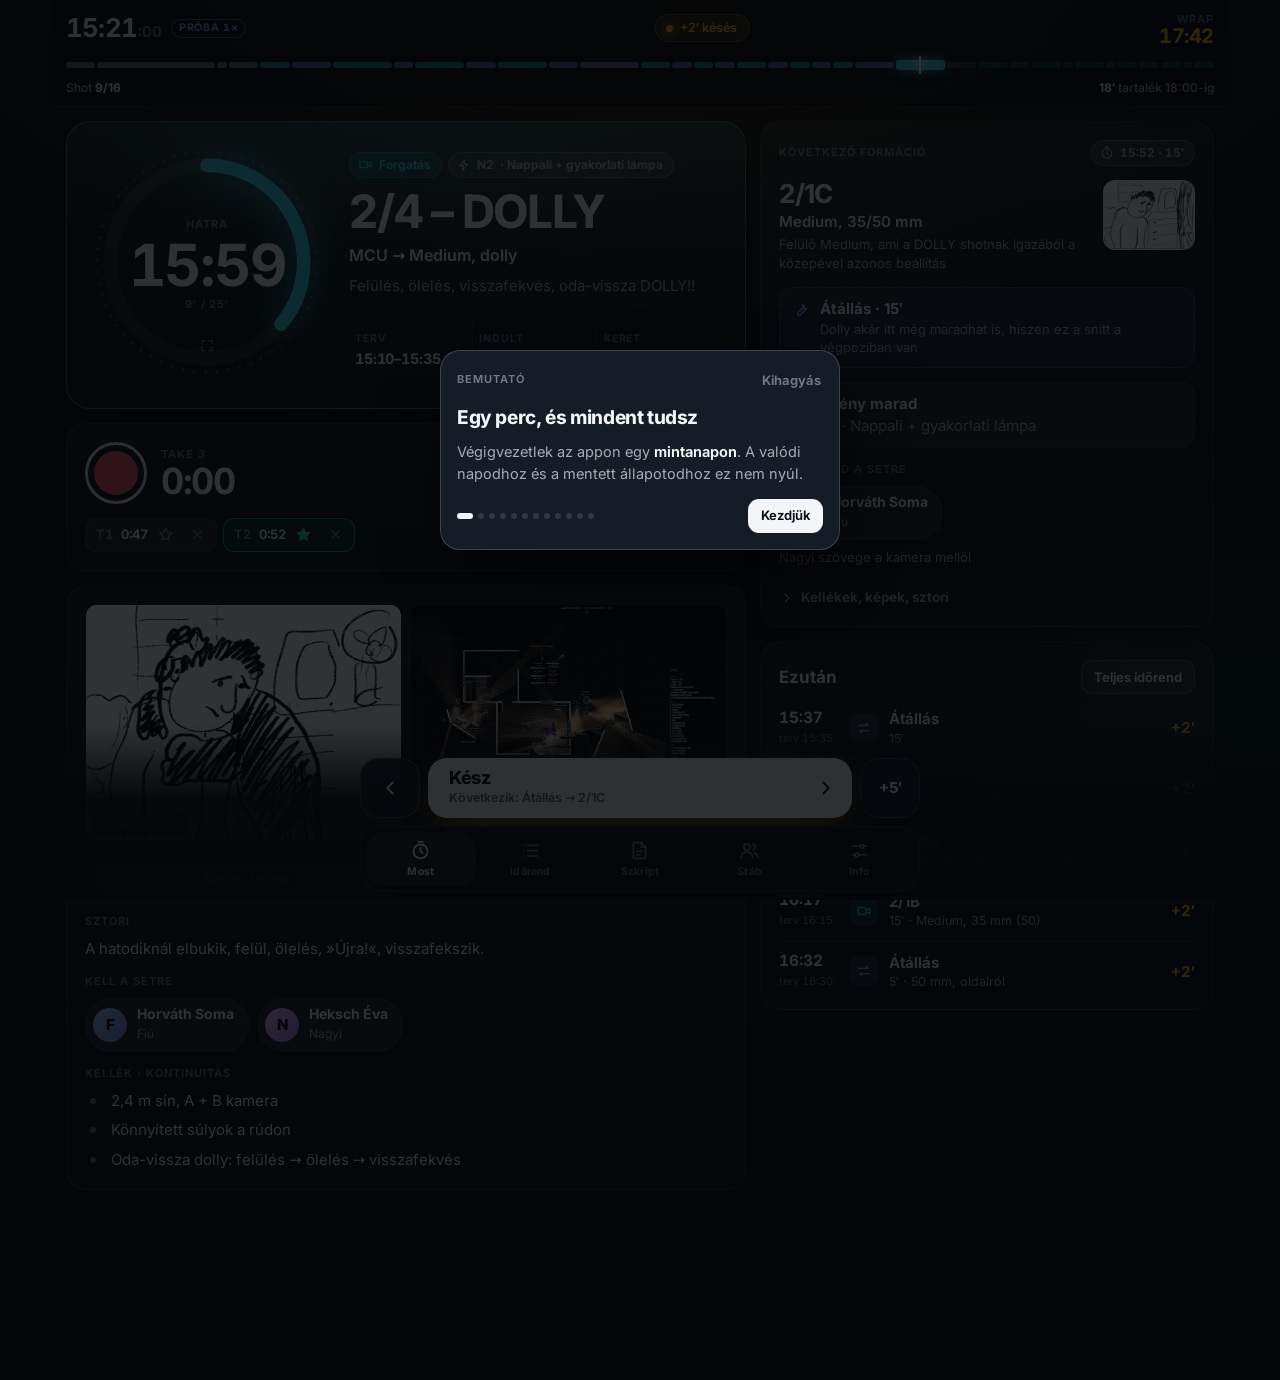
<file: docs/index.html>
<!doctype html>
<html lang="hu"><head>
<meta charset="utf-8">
<meta name="viewport" content="width=device-width,initial-scale=1,viewport-fit=cover">
<title>Kapaszkodni 1st AD</title>
<meta name="theme-color" content="#07090d">
<meta name="apple-mobile-web-app-capable" content="yes">
<meta name="mobile-web-app-capable" content="yes">
<meta name="apple-mobile-web-app-status-bar-style" content="black-translucent">
<meta name="apple-mobile-web-app-title" content="Kapaszkodni AD">
<link rel="manifest" href="manifest.json">
<link rel="apple-touch-icon" href="icon-180.png">
<link rel="icon" href="icon-192.png">
<style>html{padding-top:env(safe-area-inset-top,0px)}[hidden]{display:none!important}img{max-width:100%}</style>
</head><body>
<style>
@font-face {
  font-family: 'Courier Prime';
  font-style: italic;
  font-weight: 400;
  font-display: swap;
  src: url(fonts/courierprime-v11-u-4n0q2lgwslOqpF-6gQ8kELawRZVsf6lvg.woff2) format('woff2');
  unicode-range: U+0100-02BA, U+02BD-02C5, U+02C7-02CC, U+02CE-02D7, U+02DD-02FF, U+0304, U+0308, U+0329, U+1D00-1DBF, U+1E00-1E9F, U+1EF2-1EFF, U+2020, U+20A0-20AB, U+20AD-20C4, U+2113, U+2C60-2C7F, U+A720-A7FF;
}
@font-face {
  font-family: 'Courier Prime';
  font-style: italic;
  font-weight: 400;
  font-display: swap;
  src: url(fonts/courierprime-v11-u-4n0q2lgwslOqpF-6gQ8kELawRZWMf6.woff2) format('woff2');
  unicode-range: U+0000-00FF, U+0131, U+0152-0153, U+02BB-02BC, U+02C6, U+02DA, U+02DC, U+0304, U+0308, U+0329, U+2000-206F, U+20AC, U+2122, U+2191, U+2193, U+2212, U+2215, U+FEFF, U+FFFD;
}
@font-face {
  font-family: 'Courier Prime';
  font-style: normal;
  font-weight: 400;
  font-display: swap;
  src: url(fonts/courierprime-v11-u-450q2lgwslOqpF-6gQ8kELaw9pWt-.woff2) format('woff2');
  unicode-range: U+0100-02BA, U+02BD-02C5, U+02C7-02CC, U+02CE-02D7, U+02DD-02FF, U+0304, U+0308, U+0329, U+1D00-1DBF, U+1E00-1E9F, U+1EF2-1EFF, U+2020, U+20A0-20AB, U+20AD-20C4, U+2113, U+2C60-2C7F, U+A720-A7FF;
}
@font-face {
  font-family: 'Courier Prime';
  font-style: normal;
  font-weight: 400;
  font-display: swap;
  src: url(fonts/courierprime-v11-u-450q2lgwslOqpF-6gQ8kELawFpWg.woff2) format('woff2');
  unicode-range: U+0000-00FF, U+0131, U+0152-0153, U+02BB-02BC, U+02C6, U+02DA, U+02DC, U+0304, U+0308, U+0329, U+2000-206F, U+20AC, U+2122, U+2191, U+2193, U+2212, U+2215, U+FEFF, U+FFFD;
}
@font-face {
  font-family: 'Courier Prime';
  font-style: normal;
  font-weight: 700;
  font-display: swap;
  src: url(fonts/courierprime-v11-u-4k0q2lgwslOqpF-6gQ8kELY7pMT-7fq8Ho.woff2) format('woff2');
  unicode-range: U+0100-02BA, U+02BD-02C5, U+02C7-02CC, U+02CE-02D7, U+02DD-02FF, U+0304, U+0308, U+0329, U+1D00-1DBF, U+1E00-1E9F, U+1EF2-1EFF, U+2020, U+20A0-20AB, U+20AD-20C4, U+2113, U+2C60-2C7F, U+A720-A7FF;
}
@font-face {
  font-family: 'Courier Prime';
  font-style: normal;
  font-weight: 700;
  font-display: swap;
  src: url(fonts/courierprime-v11-u-4k0q2lgwslOqpF-6gQ8kELY7pMT-Dfqw.woff2) format('woff2');
  unicode-range: U+0000-00FF, U+0131, U+0152-0153, U+02BB-02BC, U+02C6, U+02DA, U+02DC, U+0304, U+0308, U+0329, U+2000-206F, U+20AC, U+2122, U+2191, U+2193, U+2212, U+2215, U+FEFF, U+FFFD;
}
@font-face {
  font-family: 'Inter';
  font-style: normal;
  font-weight: 400 800;
  font-display: swap;
  src: url(fonts/inter-v20-UcC73FwrK3iLTeHuS-nVMrMxCp50SjIa25L7SUc.woff2) format('woff2');
  unicode-range: U+0100-02BA, U+02BD-02C5, U+02C7-02CC, U+02CE-02D7, U+02DD-02FF, U+0304, U+0308, U+0329, U+1D00-1DBF, U+1E00-1E9F, U+1EF2-1EFF, U+2020, U+20A0-20AB, U+20AD-20C4, U+2113, U+2C60-2C7F, U+A720-A7FF;
}
@font-face {
  font-family: 'Inter';
  font-style: normal;
  font-weight: 400 800;
  font-display: swap;
  src: url(fonts/inter-v20-UcC73FwrK3iLTeHuS-nVMrMxCp50SjIa1ZL7.woff2) format('woff2');
  unicode-range: U+0000-00FF, U+0131, U+0152-0153, U+02BB-02BC, U+02C6, U+02DA, U+02DC, U+0304, U+0308, U+0329, U+2000-206F, U+20AC, U+2122, U+2191, U+2193, U+2212, U+2215, U+FEFF, U+FFFD;
}

/* Layout: telefon-első forgatási vezérlő. Fent óra + állapot + napi sáv, középen a mostani blokk gyűrűs visszaszámlálóval,
   lent állandó akciósáv (Vissza · Kész · +5′) és fülek. Egyetlen sötét téma szándékosan: díszletben, félhomályban használjuk.
   Színlogika: hideg árnyalat = a blokk típusa, meleg árnyalat = baj van (narancs: fogy a tartalék, piros: túllépés). */
:root{
  --bg:#07090d; --panel:#10141b;
  --surface:rgba(255,255,255,.045); --surface-2:rgba(255,255,255,.075); --surface-3:rgba(255,255,255,.12);
  --hair:rgba(255,255,255,.09); --hair-2:rgba(255,255,255,.17);
  --fg:#f3f5f8; --fg-2:rgba(236,240,246,.68); --fg-3:rgba(236,240,246,.44);
  --ok:#3fe08f; --warn:#ffb224; --late:#ff5263;
  --shoot:#35d8e8; --move:#8fa3ff; --lunch:#c693ff; --prep:#9aa8bb; --pres:#9aa8bb; --res:#9aa8bb;
  --state:var(--ok); --type:var(--prep);
  --f-ui:"Inter",system-ui,-apple-system,"Segoe UI",Roboto,sans-serif;
  --f-script:"Courier Prime","Courier New",monospace;
  --r-card:20px; --r-tile:14px; color-scheme:dark;
}
[data-type="shoot"]{--type:var(--shoot)} [data-type="move"]{--type:var(--move)} [data-type="lunch"]{--type:var(--lunch)}
[data-type="prep"]{--type:var(--prep)} [data-type="pres"]{--type:var(--pres)} [data-type="res"]{--type:var(--res)}
body[data-state="ok"]{--state:var(--ok)} body[data-state="warn"]{--state:var(--warn)} body[data-state="late"]{--state:var(--late)}
*{box-sizing:border-box;-webkit-tap-highlight-color:transparent}
html,body{background:var(--bg);color:var(--fg)}
body{margin:0;font-family:var(--f-ui);font-size:15px;line-height:1.45;-webkit-font-smoothing:antialiased;text-rendering:optimizeLegibility;overscroll-behavior-y:none}
body::before{content:"";position:fixed;inset:0 0 auto;height:env(safe-area-inset-top,0px);z-index:40;background:var(--bg)}
button{font:inherit;color:inherit;cursor:pointer}
a{color:inherit}
:focus-visible{outline:2px solid var(--fg);outline-offset:2px}
.num{font-variant-numeric:tabular-nums}
.cap{font-size:11px;font-weight:650;letter-spacing:.09em;text-transform:uppercase;color:var(--fg-3)}
.muted{color:var(--fg-2)} .small{font-size:13px}
.ic{flex:none;display:block}
h2{font-size:17px;font-weight:700;letter-spacing:-.01em;margin:0}
p{margin:0}

/* fények */
.aura{position:fixed;inset:0;z-index:0;pointer-events:none;overflow:hidden}
.aura i{position:absolute;border-radius:50%;filter:blur(80px);transition:background 1s ease}
.aura i:nth-child(1){width:130vmax;height:74vmax;left:50%;top:-50vmax;margin-left:-65vmax;background:radial-gradient(closest-side,color-mix(in srgb,var(--state) 60%,transparent),transparent);opacity:.5;animation:breathe 9s ease-in-out infinite}
.aura i:nth-child(2){width:70vmax;height:70vmax;right:-34vmax;bottom:-30vmax;background:radial-gradient(closest-side,color-mix(in srgb,var(--type) 45%,transparent),transparent);opacity:.26;animation:float 26s ease-in-out infinite alternate}
.vig{position:fixed;inset:0;z-index:0;pointer-events:none;box-shadow:inset 0 0 140px 20px color-mix(in srgb,var(--late) 60%,transparent);opacity:0;transition:opacity .4s}
body.over .vig{opacity:1;animation:alarm 1.6s ease-in-out infinite}
@keyframes breathe{50%{opacity:.34;transform:scale(1.05)}}
@keyframes float{to{transform:translate(-8vw,-6vh) scale(1.08)}}
@keyframes alarm{50%{opacity:.3}}
@keyframes rise{from{opacity:0;transform:translateY(8px)}}
@keyframes blink{50%{opacity:.25}}

.app{position:relative;z-index:1;max-width:1180px;margin:0 auto;padding-left:max(16px,env(safe-area-inset-left,0px));padding-right:max(16px,env(safe-area-inset-right,0px));padding-block:0 190px}

/* fejléc */
.hdr{position:sticky;top:env(safe-area-inset-top,0px);z-index:30;margin:0 -16px;padding:10px 16px 10px;background:color-mix(in srgb,var(--bg) 82%,transparent);backdrop-filter:blur(18px) saturate(1.3);-webkit-backdrop-filter:blur(18px) saturate(1.3);border-bottom:1px solid var(--hair)}
.hdr-row{display:grid;grid-template-columns:auto minmax(0,1fr) auto;align-items:center;gap:10px}
.clock{display:flex;align-items:baseline;gap:1px;font-weight:700;font-size:26px;letter-spacing:-.03em;line-height:1}
.clock span{font-size:15px;color:var(--fg-3);font-weight:600;letter-spacing:0}
.simchip{margin-left:8px;align-self:center;font-size:10.5px;font-weight:700;letter-spacing:.06em;text-decoration:none;color:var(--move);border:1px solid color-mix(in srgb,var(--move) 50%,transparent);border-radius:999px;padding:3px 7px;white-space:nowrap}
.pill{justify-self:center;display:inline-flex;align-items:center;gap:7px;max-width:100%;height:28px;padding:0 12px 0 10px;border-radius:999px;font-size:12.5px;font-weight:650;white-space:nowrap;overflow:hidden;text-overflow:ellipsis;color:var(--state);background:color-mix(in srgb,var(--state) 13%,transparent);border:1px solid color-mix(in srgb,var(--state) 32%,transparent)}
.pill i{flex:none;width:7px;height:7px;border-radius:50%;background:var(--state);box-shadow:0 0 10px var(--state)}
.pill.idle{color:var(--fg-2);background:var(--surface-2);border-color:var(--hair)} .pill.idle i{background:var(--fg-3);box-shadow:none}
.wrapbox{text-align:right;line-height:1.05}
.wrapbox b{display:block;font-size:20px;font-weight:700;letter-spacing:-.02em;color:var(--state)}
.strip{position:relative;display:flex;align-items:center;gap:2px;height:18px;margin-top:9px;text-decoration:none}
.strip span{flex-basis:0;min-width:2px;height:6px;border-radius:3px;background:var(--type);opacity:.24}
.strip span.done{opacity:.6} .strip span.cur{opacity:1;height:10px;box-shadow:0 0 12px color-mix(in srgb,var(--type) 80%,transparent)}
.strip span.skip{opacity:.07}
.strip .nowmark{position:absolute;left:var(--now,0%);top:0;bottom:0;width:2px;margin-left:-1px;border-radius:1px;background:var(--fg);box-shadow:0 0 8px #fff}
.hdr-meta{display:flex;justify-content:space-between;gap:10px;margin-top:5px;font-size:12px;color:var(--fg-2);font-weight:550}
.hdr-meta b{color:var(--fg);font-weight:700}
@media (max-width:380px){.clock{font-size:23px}.pill{font-size:11.5px;padding:0 9px 0 8px}}

/* alap elemek */
main{padding-top:14px}
.grid{display:grid;grid-template-columns:minmax(0,1.5fr) minmax(0,1fr);gap:14px;align-items:start}
@media (max-width:900px){.grid{grid-template-columns:minmax(0,1fr)}}
.stack{display:grid;gap:14px;min-width:0}
.card{background:linear-gradient(180deg,rgba(255,255,255,.065),rgba(255,255,255,.032));border:1px solid var(--hair);border-radius:var(--r-card);padding:18px;min-width:0;display:grid;gap:14px}
.card-head{display:flex;align-items:center;justify-content:space-between;gap:10px}
.chip{display:inline-flex;align-items:center;gap:6px;height:26px;padding:0 10px 0 8px;border-radius:999px;font-size:12px;font-weight:650;white-space:nowrap;color:var(--c,var(--type));background:color-mix(in srgb,var(--c,var(--type)) 15%,transparent);border:1px solid color-mix(in srgb,var(--c,var(--type)) 30%,transparent)}
.chip.neutral{--c:var(--fg-2)}
.chip button{border:0;background:none;padding:0;margin:0 -4px 0 0;display:grid;color:inherit}
.btn{display:inline-flex;align-items:center;justify-content:center;gap:8px;height:42px;padding:0 16px;border-radius:13px;border:1px solid var(--hair-2);background:var(--surface-2);font-weight:650;font-size:14px;text-decoration:none;transition:transform .08s}
.btn:active{transform:scale(.97)}
.btn.solid{background:var(--fg);color:#0a0d12;border-color:transparent}
.btn.sm{height:34px;padding:0 12px;font-size:13px;border-radius:11px}
.btn.danger{color:var(--late);border-color:color-mix(in srgb,var(--late) 45%,transparent)}
.banner{display:flex;align-items:center;gap:12px;flex-wrap:wrap;justify-content:space-between;padding:12px 14px;border-radius:16px;margin-bottom:14px;background:color-mix(in srgb,var(--c) 13%,var(--panel));border:1px solid color-mix(in srgb,var(--c) 45%,transparent)}
.banner .tx{display:flex;gap:10px;align-items:flex-start;min-width:0;flex:1 1 240px} .banner .tx svg{color:var(--c);margin-top:1px}
.banner b{color:var(--c)}
ul.list{margin:0;padding:0;list-style:none;display:grid;gap:8px}
ul.list li{display:grid;grid-template-columns:18px minmax(0,1fr);gap:8px;align-items:start}
ul.list li::before{content:"";width:6px;height:6px;border-radius:50%;background:var(--fg-3);margin:8px 0 0 5px}
ul.list li.warn{color:var(--late);font-weight:650} ul.list li.warn::before{background:var(--late)}

/* MOST: a jelenlegi blokk */
.now{position:relative;overflow:hidden;border-radius:24px;padding:18px 18px 16px;border:1px solid color-mix(in srgb,var(--type) 38%,var(--hair));display:grid;gap:14px;justify-items:center;text-align:center;
  background:radial-gradient(130% 80% at 50% 0%,color-mix(in srgb,var(--type) 17%,transparent),transparent 62%),linear-gradient(180deg,rgba(255,255,255,.07),rgba(255,255,255,.03))}
.now.enter>*{animation:rise .35s ease backwards} .now.enter>*:nth-child(2){animation-delay:.05s} .now.enter>*:nth-child(3){animation-delay:.1s}
body.over .now{border-color:color-mix(in srgb,var(--late) 75%,transparent)}
.now-head{display:grid;gap:8px;justify-items:center;min-width:0;max-width:100%}
.chips{display:flex;flex-wrap:wrap;gap:6px;justify-content:center}
.now h1{margin:2px 0 0;font-size:clamp(30px,8.4vw,46px);font-weight:750;letter-spacing:-.03em;line-height:1.04;text-wrap:balance;overflow-wrap:anywhere}
.now h1.long{font-size:clamp(22px,6vw,32px)}
.now .setup{font-size:16px;font-weight:600}
.now .note{color:var(--fg-2);max-width:56ch;text-wrap:pretty}
.ring{position:relative;width:min(54vw,204px);aspect-ratio:1;max-width:100%;border:0;background:none;padding:0;border-radius:50%;color:inherit}
.ring svg.dial{width:100%;height:100%;transform:rotate(-90deg);overflow:visible}
.ring .bezel{stroke:rgba(255,255,255,.2)} .ring .trk{stroke:rgba(255,255,255,.08)}
.ring .bar{stroke:var(--type);transition:stroke-dashoffset .25s linear,stroke .5s;filter:drop-shadow(0 0 9px color-mix(in srgb,var(--type) 75%,transparent))}
body.over .ring .bar{stroke:var(--late);filter:drop-shadow(0 0 10px var(--late))}
.ring .mid{position:absolute;inset:0;display:grid;place-content:center;justify-items:center;gap:3px}
.ring .big{font-size:clamp(40px,12vw,52px);font-weight:700;letter-spacing:-.04em;line-height:1;font-variant-numeric:tabular-nums}
.ring .big.long{font-size:clamp(27px,8vw,36px)}
body.over .ring .big{color:var(--late)}
.ring .zoom{position:absolute;left:50%;bottom:13%;transform:translateX(-50%);color:var(--fg-3)}
.meta{display:grid;grid-auto-flow:column;grid-auto-columns:minmax(0,1fr);gap:1px;width:100%;margin:0;border-radius:var(--r-tile);overflow:hidden;background:var(--hair)}
.meta div{background:rgba(13,17,23,.72);padding:9px 6px}
.meta dt{font-size:10.5px;font-weight:650;letter-spacing:.08em;text-transform:uppercase;color:var(--fg-3)}
.meta dd{margin:2px 0 0;font-weight:700;font-size:14.5px;letter-spacing:-.01em;white-space:nowrap;font-variant-numeric:tabular-nums}
.drift{font-weight:700;font-variant-numeric:tabular-nums;font-style:normal} .drift.p{color:var(--warn)} .drift.pp{color:var(--late)} .drift.m{color:var(--ok)}
.chip .wide{display:none}
@media (min-width:561px){.chip .wide{display:inline}}
@media (min-width:901px){.ring{width:232px}.ring .big{font-size:58px}.ring .big.long{font-size:40px}
  .now{grid-template-columns:auto minmax(0,1fr);justify-items:start;text-align:left;align-items:center;column-gap:26px;padding:24px}
  .now-head{justify-items:start;grid-column:2}.chips{justify-content:flex-start}.ring{grid-column:1;grid-row:1/3}.meta{grid-column:2}}

/* take-felvevő */
.rec{grid-template-columns:auto minmax(0,1fr) auto;align-items:center;transition:border-color .3s}
.rec.run{border-color:color-mix(in srgb,var(--late) 65%,transparent)}
.recbtn{width:62px;height:62px;border-radius:50%;border:3px solid rgba(255,255,255,.88);background:none;display:grid;place-items:center;padding:0}
.recbtn i{width:44px;height:44px;border-radius:50%;background:var(--late);transition:all .18s ease}
.rec.run .recbtn i{width:22px;height:22px;border-radius:6px}
.rec-time{font-size:36px;font-weight:700;letter-spacing:-.035em;line-height:1;font-variant-numeric:tabular-nums}
.rec.run .rec-time{color:var(--late)}
.rec .live{display:inline-block;width:8px;height:8px;border-radius:50%;background:var(--late);margin-right:6px;animation:blink 1s steps(2) infinite}
.rec-stat{text-align:right;font-size:12.5px;color:var(--fg-2);line-height:1.3} .rec-stat b{display:block;font-size:20px;color:var(--fg);font-weight:700}
.takes{grid-column:1/-1;display:flex;flex-wrap:wrap;gap:6px}
.take{display:inline-flex;align-items:center;gap:2px;height:34px;padding:0 4px 0 10px;border-radius:11px;background:var(--surface-2);border:1px solid var(--hair);font-size:13px;font-weight:650;font-variant-numeric:tabular-nums}
.take em{font-style:normal;color:var(--fg-3);margin-right:6px}
.take.ok{border-color:color-mix(in srgb,var(--ok) 55%,transparent);background:color-mix(in srgb,var(--ok) 12%,transparent)}
.take button{border:0;background:none;width:30px;height:30px;display:grid;place-items:center;color:var(--fg-3);padding:0}
.take.ok button.star{color:var(--ok)} .take.ok button.star svg{fill:currentColor}

/* következő formáció */
.form-title{font-size:26px;font-weight:750;letter-spacing:-.025em;line-height:1.05}
.light{display:grid;grid-template-columns:minmax(0,1fr) auto minmax(0,1fr);gap:8px;align-items:stretch}
.lt{background:var(--surface-2);border:1px solid var(--hair);border-radius:var(--r-tile);padding:10px 12px;display:grid;gap:1px;min-width:0;align-content:start}
.lt b{font-size:20px;font-weight:750;letter-spacing:-.02em}.lt span:last-child{font-size:12.5px;color:var(--fg-2)}
.lt.to{border-color:color-mix(in srgb,var(--move) 55%,transparent);background:color-mix(in srgb,var(--move) 12%,transparent)}
.lt-arrow{align-self:center;color:var(--move)}
.light.same{grid-template-columns:auto minmax(0,1fr);align-items:start;background:var(--surface-2);border:1px solid var(--hair);border-radius:var(--r-tile);padding:10px 12px;color:var(--fg-2)}
.light.same b{display:block;color:var(--fg)}.light.same svg{margin-top:2px}
.task{display:grid;grid-template-columns:auto minmax(0,1fr);gap:10px;padding:10px 12px;border-radius:var(--r-tile);background:color-mix(in srgb,var(--move) 9%,transparent);border:1px dashed color-mix(in srgb,var(--move) 40%,transparent)}
.task svg{color:var(--move);margin-top:2px}
.people{display:flex;flex-wrap:wrap;gap:8px}
.person{display:flex;align-items:center;gap:10px;padding:7px 14px 7px 7px;border-radius:999px;background:var(--surface-2);border:1px solid var(--hair);min-width:0}
.avatar{flex:none;width:34px;height:34px;border-radius:50%;display:grid;place-items:center;font-weight:800;color:#0a0d12;background:linear-gradient(135deg,#a9d0ff,#6f8cff)}
.person.n .avatar{background:linear-gradient(135deg,#ecc4ff,#b07cff)}
.person b{display:block;font-size:14px;line-height:1.15}.person small{color:var(--fg-2);font-size:12px}
.callnow{display:flex;align-items:center;gap:8px;padding:9px 12px;border-radius:12px;background:color-mix(in srgb,var(--warn) 16%,transparent);border:1px solid color-mix(in srgb,var(--warn) 50%,transparent);color:var(--warn);font-weight:700;animation:blink 1.2s ease-in-out infinite}
.imgs{display:grid;grid-template-columns:repeat(auto-fit,minmax(130px,1fr));gap:8px}
.imgs button{position:relative;padding:0;border:1px solid var(--hair);border-radius:12px;overflow:hidden;background:#000;cursor:zoom-in;display:block}
.imgs img{display:block;width:100%;aspect-ratio:4/3;object-fit:cover}
.imgs .sb img{background:#fff;object-fit:contain}
.imgs span{position:absolute;left:6px;bottom:6px;font-size:10.5px;font-weight:700;letter-spacing:.06em;text-transform:uppercase;padding:3px 7px;border-radius:7px;background:rgba(0,0,0,.72);color:#fff}
details.more summary{list-style:none;cursor:pointer;display:flex;align-items:center;gap:6px;font-weight:650;font-size:13.5px;color:var(--fg-2)}
details.more summary::-webkit-details-marker{display:none}
details.more summary svg{transition:transform .2s} details.more[open] summary svg{transform:rotate(90deg)}
details.more .inner{display:grid;gap:14px;padding-top:12px}

/* szegmensek */
.seg{display:grid;grid-auto-flow:column;grid-auto-columns:1fr;padding:3px;border-radius:13px;background:rgba(255,255,255,.06);border:1px solid var(--hair)}
.seg button{border:0;background:none;color:var(--fg-2);height:36px;border-radius:10px;font-weight:650;font-size:13.5px;white-space:nowrap;padding:0 8px}
.seg button[aria-pressed="true"]{background:var(--surface-3);color:var(--fg)}
.sect{display:grid;gap:8px}

/* ezután lista */
.up-row{display:grid;grid-template-columns:60px 30px minmax(0,1fr) auto;gap:10px;align-items:center;padding:10px 0;border-top:1px solid var(--hair)}
.up-row:first-child{border-top:0;padding-top:0} .up-row:last-child{padding-bottom:0}
.up-time b{display:block;font-size:15.5px;font-weight:700;font-variant-numeric:tabular-nums;line-height:1.1}
.up-time span{font-size:11px;color:var(--fg-3);font-variant-numeric:tabular-nums;white-space:nowrap}
.tico{width:30px;height:30px;border-radius:10px;display:grid;place-items:center;color:var(--type);background:color-mix(in srgb,var(--type) 15%,transparent)}
.up-name{min-width:0}.up-name b{display:block;font-weight:650;white-space:nowrap;overflow:hidden;text-overflow:ellipsis}
.up-name span{display:block;font-size:12.5px;color:var(--fg-2);white-space:nowrap;overflow:hidden;text-overflow:ellipsis}
.up-row.skip{opacity:.45}.up-row.skip b{text-decoration:line-through}

/* időrend */
.stats{display:grid;grid-template-columns:repeat(3,minmax(0,1fr));gap:10px;margin-bottom:14px}
.stat{background:var(--surface);border:1px solid var(--hair);border-radius:16px;padding:12px 14px;min-width:0}
.stat b{display:block;font-size:24px;font-weight:750;letter-spacing:-.03em;font-variant-numeric:tabular-nums;line-height:1.15}
.tl{display:grid}
.tl-row{display:grid;grid-template-columns:60px 16px minmax(0,1fr) auto;column-gap:10px;padding:0 10px;border-radius:16px;cursor:pointer}
.tl-row.cur{background:color-mix(in srgb,var(--type) 11%,transparent);box-shadow:inset 0 0 0 1px color-mix(in srgb,var(--type) 40%,transparent)}
.tl-time{padding-top:13px;text-align:right}
.tl-time b{display:block;font-size:15px;font-weight:700;font-variant-numeric:tabular-nums;line-height:1.1}
.tl-time span{font-size:11px;color:var(--fg-3);font-variant-numeric:tabular-nums;white-space:nowrap}
.tl-rail{position:relative;display:grid;justify-items:center}
.tl-rail::before{content:"";position:absolute;top:0;bottom:0;width:2px;background:var(--hair)}
.tl-row:first-child .tl-rail::before{top:18px}.tl-row.last .tl-rail::before{bottom:calc(100% - 18px)}
.tl-rail i{position:relative;margin-top:15px;width:12px;height:12px;border-radius:50%;background:var(--bg);border:2px solid var(--type)}
.tl-row.done .tl-rail i{background:var(--type)} .tl-row.cur .tl-rail i{background:var(--type);box-shadow:0 0 0 5px color-mix(in srgb,var(--type) 28%,transparent)}
.tl-body{padding:11px 0 12px;min-width:0;border-bottom:1px solid var(--hair)}
.tl-row.cur .tl-body,.tl-row.last .tl-body{border-bottom-color:transparent}
.tl-body b{font-weight:650}.tl-body .sub{font-size:12.5px;color:var(--fg-2)}
.tl-end{padding-top:12px;text-align:right;font-size:12.5px;color:var(--fg-2);min-width:44px}
.tl-row.done .tl-time b,.tl-row.done .tl-body b{color:var(--fg-2)}
.tl-row.skip{opacity:.42}.tl-row.skip .tl-body b{text-decoration:line-through}
.tl-x{display:flex;flex-wrap:wrap;gap:8px;margin-top:10px}
.nowtag{display:inline-block;font-size:10.5px;font-weight:750;letter-spacing:.08em;color:#0a0d12;background:var(--type);border-radius:6px;padding:2px 6px}

/* szkript */
.script{font-family:var(--f-script);font-size:15.5px;line-height:1.45}
.script .ac{margin:0 0 10px}.script .ch{margin:10px 0 0 34%;text-transform:uppercase}
.script .pa{margin:0 0 0 27%;font-style:italic}.script .dl{margin:0 10% 10px 18%}
.script .sh{font-weight:700;margin:20px 0 10px;text-transform:uppercase}.script .end{text-align:center;margin:16px 0}
.seglab{font-family:var(--f-ui);display:inline-flex;font-size:11px;font-weight:700;letter-spacing:.08em;text-transform:uppercase;color:var(--shoot);margin:14px 0 6px;padding:3px 8px;border-radius:7px;background:color-mix(in srgb,var(--shoot) 13%,transparent)}
.seglab:first-child{margin-top:0}
.fs .ln{display:grid;grid-template-columns:86px minmax(0,1fr);gap:10px;padding:1px 8px;border-radius:8px}
.fs .ln.hot{background:color-mix(in srgb,var(--shoot) 11%,transparent);box-shadow:inset 3px 0 0 var(--shoot)}
.fs .gut{display:flex;flex-wrap:wrap;gap:3px;align-content:start;padding-top:4px}
.mini{font-size:10.5px;font-weight:700;padding:1px 5px;border-radius:5px;background:var(--surface-3);color:var(--fg-2);font-variant-numeric:tabular-nums}
.mini.hot{background:var(--shoot);color:#0a0d12}
@media (max-width:560px){.fs .ln{grid-template-columns:minmax(0,1fr);gap:2px}.fs .gut:empty{display:none}.script .ch{margin-left:22%}.script .pa{margin-left:16%}.script .dl{margin:0 4% 10px 8%}}

/* stáb, beállítások */
.rows{display:grid}
.row{display:grid;grid-template-columns:auto minmax(0,1fr) auto;gap:12px;align-items:center;padding:11px 0;border-top:1px solid var(--hair)}
.row:first-child{border-top:0;padding-top:0}.row:last-child{padding-bottom:0}
.row b{display:block;font-weight:650}.row small{color:var(--fg-2);font-size:12.5px}
.row .t{font-weight:700;font-variant-numeric:tabular-nums}.row .t.late{color:var(--late)}
.dept{padding:14px 0 4px;border-top:1px solid var(--hair)} .dept:first-child{border-top:0;padding-top:0}
input.chk{appearance:none;-webkit-appearance:none;width:26px;height:26px;border-radius:50%;border:2px solid var(--hair-2);margin:0;display:grid;place-items:center;cursor:pointer;background:none}
input.chk:checked{background:var(--ok);border-color:var(--ok)}
input.chk:checked::after{content:"";width:6px;height:11px;border:solid #06250f;border-width:0 2.5px 2.5px 0;transform:translateY(-1px) rotate(45deg)}
input.sw{appearance:none;-webkit-appearance:none;width:46px;height:28px;border-radius:999px;background:var(--surface-3);position:relative;margin:0;cursor:pointer;transition:background .2s;flex:none}
input.sw::after{content:"";position:absolute;top:3px;left:3px;width:22px;height:22px;border-radius:50%;background:#fff;transition:transform .2s}
input.sw:checked{background:var(--ok)} input.sw:checked::after{transform:translateX(18px)}
.steps{display:flex;flex-wrap:wrap;gap:6px}
.step{font-size:12.5px;padding:4px 9px;border-radius:9px;background:var(--surface-2);border:1px solid var(--hair);color:var(--fg-2)}
.step b{color:var(--fg);font-variant-numeric:tabular-nums;font-weight:700}
.step.past{opacity:.5}.step.soon{border-color:color-mix(in srgb,var(--warn) 55%,transparent);color:var(--warn)}.step.soon b{color:var(--warn)}
.phone{font-weight:700;font-variant-numeric:tabular-nums;user-select:all;-webkit-user-select:all}
.field{display:flex;align-items:center;gap:8px;flex-wrap:wrap}
input[type=time],select{height:40px;border-radius:12px;border:1px solid var(--hair-2);background:var(--surface-2);color:var(--fg);padding:0 10px;font:inherit;font-weight:600}
.progress{height:6px;border-radius:3px;background:var(--surface-3);overflow:hidden}.progress i{display:block;height:100%;background:var(--ok);border-radius:3px}
.vh{font-size:22px;font-weight:750;letter-spacing:-.02em;margin:4px 0 14px}

/* alsó sáv */
.bottom{position:fixed;left:0;right:0;bottom:0;z-index:35;display:grid;justify-items:center;gap:8px;pointer-events:none;
  padding:26px max(12px,env(safe-area-inset-right,0px)) calc(8px + env(safe-area-inset-bottom,0px)) max(12px,env(safe-area-inset-left,0px));
  background:linear-gradient(transparent,color-mix(in srgb,var(--bg) 92%,transparent) 42%)}
.bottom>*{pointer-events:auto;width:min(100%,560px)}
.dock{display:grid;grid-template-columns:auto minmax(0,1fr) auto;gap:8px}
.dock.solo{grid-template-columns:minmax(0,1fr)}
.dk{height:60px;min-width:60px;border-radius:19px;border:1px solid var(--hair-2);background:rgba(22,27,36,.9);backdrop-filter:blur(18px);-webkit-backdrop-filter:blur(18px);font-weight:750;font-size:15px;display:grid;place-items:center;transition:transform .08s;padding:0 14px}
.dk:active{transform:scale(.96)}
.dk.primary{grid-template-columns:minmax(0,1fr) auto;justify-items:start;gap:10px;text-align:left;padding:0 14px 0 20px;background:var(--fg);color:#0a0d12;border-color:transparent;box-shadow:0 12px 34px -10px color-mix(in srgb,var(--state) 70%,transparent)}
.dk .l1{display:block;font-size:18px;font-weight:800;letter-spacing:-.015em;line-height:1.15}
.dk .l2{display:block;font-size:12.5px;font-weight:600;opacity:.62;white-space:nowrap;overflow:hidden;text-overflow:ellipsis}
.dk.wide{grid-auto-flow:column;gap:8px}
.tabs{display:grid;grid-auto-flow:column;grid-auto-columns:1fr;padding:5px;border-radius:23px;background:rgba(16,20,27,.9);border:1px solid var(--hair);backdrop-filter:blur(18px);-webkit-backdrop-filter:blur(18px)}
.tabs a{display:grid;justify-items:center;gap:3px;padding:8px 2px 7px;border-radius:18px;color:var(--fg-3);text-decoration:none;font-size:10.5px;font-weight:650;letter-spacing:.02em}
.tabs a[aria-current="page"]{color:var(--fg);background:var(--surface-2)}
.toasts{display:grid;gap:6px}
.toast{display:flex;align-items:center;justify-content:space-between;gap:10px;min-height:46px;padding:8px 8px 8px 14px;border-radius:16px;background:rgba(26,32,42,.96);border:1px solid var(--hair-2);box-shadow:0 14px 40px -14px #000;font-weight:600;font-size:14px;animation:rise .22s ease}
.toast[data-tone="ok"]{border-color:color-mix(in srgb,var(--ok) 55%,transparent)}
.toast[data-tone="warn"]{border-color:color-mix(in srgb,var(--warn) 60%,transparent)}
.toast[data-tone="late"]{border-color:color-mix(in srgb,var(--late) 65%,transparent)}
.toast button{flex:none;height:32px;padding:0 12px;border-radius:10px;border:0;background:var(--surface-3);font-weight:700;font-size:13px}

/* kivetítő mód */
.present{position:fixed;inset:0;z-index:60;background:var(--bg);display:grid;grid-template-rows:auto 1fr auto;justify-items:center;text-align:center;cursor:pointer;
  padding:calc(18px + env(safe-area-inset-top,0px)) 22px calc(22px + env(safe-area-inset-bottom,0px))}
.present::before{content:"";position:absolute;inset:0;pointer-events:none;background:radial-gradient(85% 60% at 50% 45%,color-mix(in srgb,var(--pc,var(--type)) 32%,transparent),transparent 72%)}
.present.over::before{animation:alarm 1.4s ease-in-out infinite}
.present>*{position:relative}
.p-mid{align-self:center;display:grid;gap:8px;justify-items:center;max-width:100%}
.p-label{font-size:clamp(22px,5.4vw,54px);font-weight:750;letter-spacing:-.025em;text-wrap:balance}
.p-time{font-size:min(31vw,46vh);font-weight:700;letter-spacing:-.055em;line-height:.9;font-variant-numeric:tabular-nums}
.p-time.long{font-size:min(21vw,40vh)}
.present.over .p-time{color:var(--late)}
.p-foot{font-size:clamp(14px,2.4vw,22px);color:var(--fg-2);font-weight:600}

/* bemutató */
.tour{position:fixed;inset:0;z-index:80}
.tour-hole{position:fixed;border-radius:20px;box-shadow:0 0 0 200vmax rgba(3,5,8,.82);outline:2px solid rgba(255,255,255,.95);pointer-events:none;transition:left .28s ease,top .28s ease,width .28s ease,height .28s ease}
.tour-hole.none{outline-color:transparent}
.tour-hole:not(.none)::after{content:"";position:absolute;inset:-2px;border-radius:inherit;border:2px solid #fff;opacity:0;animation:ping 1.8s ease-out infinite}
@keyframes ping{0%{opacity:.75;transform:scale(1)}100%{opacity:0;transform:scale(1.05)}}
.tour-card{position:fixed;width:min(400px,calc(100vw - 24px));background:#161c26;border:1px solid var(--hair-2);border-radius:20px;padding:16px;display:grid;gap:10px;box-shadow:0 24px 70px -18px #000;transition:top .28s ease,left .28s ease}
.tour-card:focus{outline:none}
.tour-card h3{margin:0;font-size:19px;font-weight:750;letter-spacing:-.02em;text-wrap:balance}
.tour-card p{color:var(--fg-2);font-size:14.5px;line-height:1.5}
.tour-card p b{color:var(--fg);font-weight:650}
.tour-top{display:flex;justify-content:space-between;align-items:center;min-height:24px}
.tour-skip{border:0;background:none;color:var(--fg-3);font-weight:650;font-size:13px;padding:4px 2px}
.tour-nav{display:flex;align-items:center;gap:8px;margin-top:4px}
.dots{display:flex;gap:5px;flex:1;align-items:center}
.dots i{width:6px;height:6px;border-radius:3px;background:var(--surface-3);transition:width .2s}.dots i.on{background:var(--fg);width:16px}
.legend{display:grid;gap:7px}
.legend div{display:flex;align-items:center;gap:9px;font-size:13.5px;color:var(--fg-2)}
.legend i{flex:none;width:10px;height:10px;border-radius:50%;box-shadow:0 0 10px currentColor}

/* képnéző: teljes minőség, csíptetés, húzás, dupla koppintás */
.viewer{position:fixed;inset:0;z-index:70;background:#000;color:#fff;touch-action:none;user-select:none;-webkit-user-select:none}
.v-stage{position:absolute;inset:0;overflow:hidden;cursor:grab;touch-action:none}
.v-stage.drag{cursor:grabbing}
.v-stage img{position:absolute;left:0;top:0;max-width:none;transform-origin:0 0;-webkit-user-drag:none;pointer-events:none;background:#fff}
.v-top{position:absolute;left:0;right:0;top:0;display:flex;align-items:center;justify-content:space-between;gap:10px;pointer-events:none;
  padding:calc(10px + env(safe-area-inset-top,0px)) max(12px,env(safe-area-inset-right,0px)) 26px max(14px,env(safe-area-inset-left,0px));background:linear-gradient(rgba(0,0,0,.78),transparent)}
.v-top>*{pointer-events:auto}
.v-cap{min-width:0;font-weight:650;font-size:14px;line-height:1.25}.v-cap span{display:block;font-size:12px;font-weight:550;color:rgba(255,255,255,.62)}
.v-btn{flex:none;width:44px;height:44px;border-radius:50%;border:1px solid rgba(255,255,255,.2);background:rgba(28,30,36,.78);backdrop-filter:blur(12px);-webkit-backdrop-filter:blur(12px);display:grid;place-items:center;color:#fff;padding:0}
.v-btn:active{transform:scale(.94)} .v-btn:disabled{opacity:.35}
.v-nav{position:absolute;top:50%;margin-top:-22px}.v-nav.prev{left:max(10px,env(safe-area-inset-left,0px))}.v-nav.next{right:max(10px,env(safe-area-inset-right,0px))}
.v-bar{position:absolute;left:50%;transform:translateX(-50%);bottom:calc(14px + env(safe-area-inset-bottom,0px));display:flex;align-items:center;gap:4px;padding:5px;border-radius:999px;border:1px solid rgba(255,255,255,.18);background:rgba(28,30,36,.82);backdrop-filter:blur(12px);-webkit-backdrop-filter:blur(12px)}
.v-bar .v-btn{border:0;background:none;backdrop-filter:none;-webkit-backdrop-filter:none}
.v-zoom{min-width:64px;height:44px;border:0;background:none;color:#fff;font-weight:700;font-size:14px;font-variant-numeric:tabular-nums;border-radius:999px}
.v-load{position:absolute;left:50%;transform:translateX(-50%);bottom:calc(78px + env(safe-area-inset-bottom,0px));padding:6px 12px;border-radius:999px;background:rgba(28,30,36,.86);font-size:12.5px;font-weight:600;color:rgba(255,255,255,.8);white-space:nowrap;pointer-events:none}
.v-hint{position:absolute;left:50%;transform:translateX(-50%);top:calc(70px + env(safe-area-inset-top,0px));padding:6px 12px;border-radius:999px;background:rgba(28,30,36,.86);font-size:12.5px;font-weight:600;color:rgba(255,255,255,.8);white-space:nowrap;pointer-events:none;transition:opacity .5s}
.vkgrid{display:grid;grid-template-columns:repeat(auto-fill,minmax(92px,1fr));gap:8px}
.vkgrid button{position:relative;padding:0;border:1px solid var(--hair);border-radius:12px;overflow:hidden;background:#000;cursor:zoom-in;display:block}
.vkgrid img{display:block;width:100%;aspect-ratio:4/3;object-fit:cover;object-position:22% 38%}
.vkgrid span{position:absolute;left:5px;bottom:5px;font-size:11px;font-weight:700;padding:2px 6px;border-radius:6px;background:rgba(0,0,0,.74);color:#fff;font-variant-numeric:tabular-nums}
.imgs .vk img{object-position:22% 38%}
.vkgrid.sb button{background:#fff}.vkgrid.sb img{object-position:center}
.sbt{flex:none;padding:0;border:1px solid var(--hair-2);border-radius:9px;overflow:hidden;background:#fff;cursor:zoom-in;display:block;width:50px}
.sbt img{display:block;width:100%;aspect-ratio:4/3;object-fit:cover}
.sbt.lg{width:92px;border-radius:12px}
.form-head{display:flex;gap:12px;align-items:flex-start;justify-content:space-between}
.tl-sb{float:right;display:flex;gap:4px;margin:1px 0 4px 10px}
@media (prefers-reduced-motion:reduce){*{animation:none!important;transition:none!important}}
</style>

<div class="aura" aria-hidden="true"><i></i><i></i></div>
<div class="vig" aria-hidden="true"></div>
<div class="app">
  <header class="hdr">
    <div class="hdr-row">
      <div class="clock num"><b id="clk">--:--</b><span id="clks">:--</span><a class="simchip" id="simchip" href="#info" hidden></a></div>
      <div class="pill idle" id="pill"><i></i><span id="pilltx">A nap még nem indult</span></div>
      <div class="wrapbox"><span class="cap">Wrap</span><b class="num" id="wrapv">--:--</b></div>
    </div>
    <a class="strip" id="strip" href="#idorend" aria-label="A nap blokkjai, ugrás az időrendhez"></a>
    <div class="hdr-meta"><span id="shotcount"></span><span id="slack"></span></div>
  </header>
  <main>
    <section data-view="most"></section>
    <section data-view="idorend" hidden></section>
    <section data-view="szkript" hidden></section>
    <section data-view="stab" hidden></section>
    <section data-view="info" hidden></section>
  </main>
</div>
<div class="bottom">
  <div class="toasts" id="toasts" aria-live="polite"></div>
  <div class="dock" id="dock"></div>
  <nav class="tabs" id="tabs" aria-label="Nézetek"></nav>
</div>
<div class="present" id="present" hidden>
  <div class="cap" id="p-type"></div>
  <div class="p-mid"><div class="p-label" id="p-label"></div><div class="p-time num" id="p-time"></div><div class="cap" id="p-cap"></div></div>
  <div class="p-foot" id="p-foot"></div>
</div>
<div class="tour" id="tour" hidden><div class="tour-hole none" id="tourhole"></div><div class="tour-card" id="tourcard" role="dialog" aria-modal="true" aria-labelledby="tourh"></div></div>
<div class="viewer" id="viewer" hidden>
  <div class="v-stage" id="vstage"><img id="vimg" alt="" draggable="false"></div>
  <div class="v-top"><div class="v-cap"><b id="vcap"></b><span id="vcount"></span></div><button type="button" class="v-btn" id="vclose" aria-label="Bezárás"></button></div>
  <button type="button" class="v-btn v-nav prev" id="vprev" aria-label="Előző kép"></button><button type="button" class="v-btn v-nav next" id="vnext" aria-label="Következő kép"></button>
  <div class="v-hint" id="vhint">Csíptess vagy koppints duplán a nagyításhoz</div>
  <div class="v-load" id="vload" hidden></div>
  <div class="v-bar"><button type="button" class="v-btn" id="vout" aria-label="Kicsinyítés"></button><button type="button" class="v-zoom" id="vfit" aria-label="Teljes kép"></button><button type="button" class="v-btn" id="vin" aria-label="Nagyítás"></button></div>
</div>

<script>
const D={"vilko": [{"id": "3/1", "t": "vilko/t/3-1.jpg", "f": "vilko/full/3-1.jpg"}, {"id": "1/1", "t": "vilko/t/1-1.jpg", "f": "vilko/full/1-1.jpg"}, {"id": "1/3A", "t": "vilko/t/1-3A.jpg", "f": "vilko/full/1-3A.jpg"}, {"id": "1/3B", "t": "vilko/t/1-3B.jpg", "f": "vilko/full/1-3B.jpg"}, {"id": "1/2", "t": "vilko/t/1-2.jpg", "f": "vilko/full/1-2.jpg"}, {"id": "2/2", "t": "vilko/t/2-2.jpg", "f": "vilko/full/2-2.jpg"}, {"id": "2/3A", "t": "vilko/t/2-3A.jpg", "f": "vilko/full/2-3A.jpg"}, {"id": "2/3B", "t": "vilko/t/2-3B.jpg", "f": "vilko/full/2-3B.jpg"}, {"id": "2/5", "t": "vilko/t/2-5.jpg", "f": "vilko/full/2-5.jpg"}, {"id": "2/4", "t": "vilko/t/2-4.jpg", "f": "vilko/full/2-4.jpg"}, {"id": "2/1C", "t": "vilko/t/2-1C.jpg", "f": "vilko/full/2-1C.jpg"}, {"id": "2/1B", "t": "vilko/t/2-1B.jpg", "f": "vilko/full/2-1B.jpg"}, {"id": "2/1A", "t": "vilko/t/2-1A.jpg", "f": "vilko/full/2-1A.jpg"}, {"id": "2/1E", "t": "vilko/t/2-1E.jpg", "f": "vilko/full/2-1E.jpg"}, {"id": "2/6", "t": "vilko/t/2-6.jpg", "f": "vilko/full/2-6.jpg"}, {"id": "3/2", "t": "vilko/t/3-2.jpg", "f": "vilko/full/3-2.jpg"}], "boards": [{"id": "1/1", "t": "storyboard/t/1-1.jpg", "f": "storyboard/full/1-1.jpg"}, {"id": "1/3A", "t": "storyboard/t/1-3A.jpg", "f": "storyboard/full/1-3A.jpg"}, {"id": "1/3B", "t": "storyboard/t/1-3B.jpg", "f": "storyboard/full/1-3B.jpg"}, {"id": "1/2", "t": "storyboard/t/1-2.jpg", "f": "storyboard/full/1-2.jpg"}, {"id": "2/2", "t": "storyboard/t/2-2.jpg", "f": "storyboard/full/2-2.jpg"}, {"id": "2/3A", "t": "storyboard/t/2-3A.jpg", "f": "storyboard/full/2-3A.jpg"}, {"id": "2/3B", "t": "storyboard/t/2-3B.jpg", "f": "storyboard/full/2-3B.jpg"}, {"id": "2/5", "t": "storyboard/t/2-5.jpg", "f": "storyboard/full/2-5.jpg"}, {"id": "2/4", "t": "storyboard/t/2-4.jpg", "f": "storyboard/full/2-4.jpg"}, {"id": "2/1C", "t": "storyboard/t/2-1C.jpg", "f": "storyboard/full/2-1C.jpg"}, {"id": "2/1B", "t": "storyboard/t/2-1B.jpg", "f": "storyboard/full/2-1B.jpg"}, {"id": "2/1A", "t": "storyboard/t/2-1A.jpg", "f": "storyboard/full/2-1A.jpg"}, {"id": "2/1E", "t": "storyboard/t/2-1E.jpg", "f": "storyboard/full/2-1E.jpg"}, {"id": "2/6", "t": "storyboard/t/2-6.jpg", "f": "storyboard/full/2-6.jpg"}], "src": "Kapaszkodni_utemterv_V5.xlsx", "date": "2026-11-12", "info": {"munkaidő": "8:30 - 18:15", "forgatási idő": "10:05 - 17:40", "ebéd": "12:45-13:15"}, "contacts": [{"role": "Rendező", "name": "Ágoston András", "phone": ""}, {"role": "Operatőr", "name": "Détári Szabolcs", "phone": ""}, {"role": "Elsőasszistens", "name": "Tóth Tamás János", "phone": ""}], "plan": {"call": 510, "targetWrap": 1080}, "blocks": [{"s": 510, "d": 15, "type": "prep", "label": "Érkezés", "setup": "", "note": "Eligazítás, vilkó kezdés", "group": ""}, {"s": 525, "d": 60, "type": "prep", "label": "Setup", "setup": "Konyha (vilkó 1-1)", "note": "Fény: nappali konyha fény setup berakva, korrigálva PLUSZ közben a nappaliban az éjszakai előkészítve, konyhába sín, kamera. Berendezés konyha + nappali, plafon-anyag prep. 9:00 színészek, smink/jelmez 9:00–9:45", "group": "N1 + E"}, {"s": 585, "d": 5, "type": "prep", "label": "Próba", "setup": "1/1", "note": "", "group": ""}, {"s": 590, "d": 15, "type": "pres", "label": "Prezentálás", "setup": "", "note": "Stábnak", "group": ""}, {"s": 605, "d": 15, "type": "shoot", "label": "3/1", "setup": "CU, 50 mm (30), sticks", "note": "Nagyi TV-t nézi", "group": "E"}, {"s": 620, "d": 20, "type": "move", "label": "nappali setup bekapcs, éjszakai eltütetve", "setup": "Vilkó 3-1", "note": "Minden nappal fény bekapcs, éjszakai elpakolva, dolly mozgáspróbák", "group": "N1"}, {"s": 640, "d": 30, "type": "shoot", "label": "1/1", "setup": "ECU → Medium, 50 mm, dolly out", "note": "Tányérok visszaállítása take-enként, srác száj mocsok", "group": "K1"}, {"s": 670, "d": 10, "type": "move", "label": "Átállás", "setup": "sín, 75 mm (50)", "note": "Fény marad", "group": "K1"}, {"s": 680, "d": 25, "type": "shoot", "label": "1/3A + 1/3B", "setup": "CU, 75 mm (50), dolly", "note": "Teljes jelenet a Fiúról, a végén kis dolly hátra", "group": "K1"}, {"s": 705, "d": 15, "type": "move", "label": "Átállás", "setup": "Ellenirány, 25 mm, sticks", "note": "Vilkó 1-2", "group": "K2"}, {"s": 720, "d": 25, "type": "shoot", "label": "1/2", "setup": "Cowboy, 25 mm, svenk", "note": "Teljes jelenet Nagyiról, svenk lekövet, VETÍTÉS FONTOS", "group": "K2"}, {"s": 745, "d": 15, "type": "move", "label": "Átállás nappaliba", "setup": "Vilkó 2-2", "note": "Ebéd után azonnal 2/2", "group": "N1"}, {"s": 760, "d": 30, "type": "lunch", "label": "EBÉD", "setup": "", "note": "", "group": ""}, {"s": 790, "d": 15, "type": "shoot", "label": "2/2", "setup": "Wide, 25 mm, sticks", "note": "Teljes jelenet egyben, max. 3 teljes take", "group": "N1"}, {"s": 805, "d": 10, "type": "move", "label": "Átállás", "setup": "Montagera setup, kis korrekció", "note": "", "group": "N1"}, {"s": 815, "d": 10, "type": "shoot", "label": "MONTAGE", "setup": "statív, ugyanaz a fény", "note": "Montage statívról, svenkelgetve. Csúszásnál kimarad", "group": "N1"}, {"s": 825, "d": 10, "type": "move", "label": "Átállás", "setup": "", "note": "Nagyi közelire átállni", "group": "N3"}, {"s": 835, "d": 15, "type": "shoot", "label": "2/3A", "setup": "CU, 35/50 mm, kézi, alulról", "note": "STATÍV", "group": "N3"}, {"s": 850, "d": 10, "type": "move", "label": "Optikacsere", "setup": "75 mm", "note": "Handheldre átállni", "group": "N3"}, {"s": 860, "d": 10, "type": "shoot", "label": "2/3B", "setup": "ECU, 75 mm, kézi, alulról", "note": "Végső reakció", "group": "N3"}, {"s": 870, "d": 10, "type": "move", "label": "Átállás", "setup": "Ablak felől, 50 mm (75)", "note": "", "group": "N2"}, {"s": 880, "d": 10, "type": "shoot", "label": "2/5", "setup": "ECU inzert", "note": "A hosszú DOLLY shot közepére bevágott Nagyi arcközeli ölelős insert", "group": "N2"}, {"s": 890, "d": 20, "type": "move", "label": "Átállás", "setup": "sín, 35 mm", "note": "Srác medium fény is kell ide már hiszen onnan indul a DOLLY, valamint sín lerakása!!", "group": "N2"}, {"s": 910, "d": 25, "type": "shoot", "label": "2/4 – DOLLY", "setup": "MCU → Medium, dolly", "note": "Felülés, ölelés, visszafekvés, oda-vissza DOLLY!!", "group": "N2"}, {"s": 935, "d": 15, "type": "move", "label": "Átállás", "setup": "", "note": "Dolly akár itt még maradhat is, hiszen ez a snitt a végpoziban van", "group": "N2"}, {"s": 950, "d": 15, "type": "shoot", "label": "2/1C", "setup": "Medium, 35/50 mm", "note": "Felülő Medium, ami a DOLLY shotnak igazából a közepével azonos beállítás", "group": "N2"}, {"s": 965, "d": 10, "type": "move", "label": "Átállás", "setup": "Kb High angle, 35 mm (50)", "note": "", "group": "N1"}, {"s": 975, "d": 15, "type": "shoot", "label": "2/1B", "setup": "Medium, 35 mm (50)", "note": "Fekvő Fiú Medium", "group": "N1"}, {"s": 990, "d": 5, "type": "move", "label": "Átállás", "setup": "50 mm, oldalról", "note": "", "group": "N1"}, {"s": 995, "d": 15, "type": "shoot", "label": "2/1A", "setup": "MCU, 50 mm, sticks", "note": "Fekvő Fiú Közeli - ezzel indul a nappalis jelenet, tehát csak az elejér felvenni", "group": "N1"}, {"s": 1010, "d": 5, "type": "move", "label": "Optikacsere", "setup": "75 mm", "note": "", "group": "N1"}, {"s": 1015, "d": 10, "type": "shoot", "label": "2/1E", "setup": "ECU, 75 mm", "note": "Fekvő Fiú Extrém Közeli: Utolsó push, csak az arc (elé belóg a kar), ennél csak a jelenet vége kell", "group": "N1"}, {"s": 1025, "d": 10, "type": "move", "label": "Átállás", "setup": "Magic arm a rúdon, 25 mm", "note": "", "group": "N1"}, {"s": 1035, "d": 10, "type": "shoot", "label": "2/6", "setup": "Bench bar POV, 25 mm", "note": "Rúd POV a Fiúra", "group": "N1"}, {"s": 1045, "d": 5, "type": "move", "label": "Átállás", "setup": "Vilkó 3-2", "note": "Konyhai fények bontása közben", "group": "E"}, {"s": 1050, "d": 10, "type": "shoot", "label": "3/2", "setup": "CU, 50 mm (30), sticks", "note": "Végső reakció", "group": "E"}], "shots": {"3/1": {"ids": ["3/1"], "talent": ["Nagyi"], "offcam": [], "props": ["Sötét szoba, csak a TV fénye", "TV-n: régi súlyemelő sporttudósítás", "Gyakorlati lámpa"], "story": "Este: Nagyi egyedül nézi a TV-t.", "sb": [], "vk": [{"id": "3/1", "t": "vilko/t/3-1.jpg", "f": "vilko/full/3-1.jpg"}], "segs": [{"lab": "a shotlist alapján", "a": 128, "b": 129, "ids": ["3/1"], "lines": [{"t": "ac", "x": "Nagyi a tévét nézi sötétben, csak a tévé fénye vetül az arcára."}, {"t": "ac", "x": "A tévében egy régi súlyemelő sporttudósítás megy. Egy bizonyos sportoló eredményeiről és versenyeiről jelenik meg egy montázs."}]}], "pos": 128}, "1/1": {"ids": ["1/1"], "talent": ["Fiú", "Nagyi"], "offcam": [], "props": ["Teli tálak, több take-re elég étel", "Sok üres tányér az asztalon", "Villa", "A srác szája maszatos", "Take-enként tányérok vissza"], "story": "1. jelenet eleje: a Fiú eszik, Nagyi a negyedik tálat hozza, majd leül mellé.", "sb": [{"id": "1/1", "t": "storyboard/t/1-1.jpg", "f": "storyboard/full/1-1.jpg"}], "vk": [{"id": "1/1", "t": "vilko/t/1-1.jpg", "f": "vilko/full/1-1.jpg"}], "segs": [{"lab": "a shotlist alapján (nincs felsnitt-jelölés)", "a": 1, "b": 7, "ids": ["1/1"], "lines": [{"t": "ac", "x": "FIÚ (22) előtt gyűlnek a teli tányérok az asztalon. A villa szaporán jár a tányérja és a szája között. NAGYI (71) lerakja elé a negyedik tál ételt. Fiú teli szájjal csalódottan felnéz."}, {"t": "ch", "x": "Fiú"}, {"t": "dl", "x": "Hö!"}, {"t": "ac", "x": "Nagyi hátra se néz, csak a fiú felé legyint egyet."}, {"t": "ch", "x": "Nagyi"}, {"t": "dl", "x": "Kussolj és egyél!"}, {"t": "ac", "x": "Úgy tűnik, fiú már nem bírja sokáig, de tovább eszik. Nagyi odalép az asztalhoz és leül a fiú mellé. Elővesz egy kis cetlit és egy ceruzát a zsebéből."}]}], "pos": 1}, "1/3A + 1/3B": {"ids": ["1/3A", "1/3B"], "talent": ["Fiú"], "offcam": ["Nagyi a kamera mögül adja a szöveget"], "props": ["Tányérok úgy, ahogy az 1/1 végén", "Kanál", "Cetli és ceruza Nagyi zsebében", "Mosogatószivacs + tányér Nagyinál", "Az ajtón át a nappaliban látszik a fekvenyomó pad: legyen berendezve"], "story": "A teljes konyhai jelenet a Fiú arcán. A konyhai jelenet vége: a Fiú hátrafordul, a nappaliban a pad (átmenet a 2. jelenetbe).", "sb": [{"id": "1/3A", "t": "storyboard/t/1-3A.jpg", "f": "storyboard/full/1-3A.jpg"}, {"id": "1/3B", "t": "storyboard/t/1-3B.jpg", "f": "storyboard/full/1-3B.jpg"}], "vk": [{"id": "1/3A", "t": "vilko/t/1-3A.jpg", "f": "vilko/full/1-3A.jpg"}, {"id": "1/3B", "t": "vilko/t/1-3B.jpg", "f": "vilko/full/1-3B.jpg"}], "segs": [{"lab": "a shotlist alapján: teljes jelenet a Fiú oldaláról", "a": 1, "b": 48, "ids": ["1/3A"], "lines": [{"t": "ac", "x": "FIÚ (22) előtt gyűlnek a teli tányérok az asztalon. A villa szaporán jár a tányérja és a szája között. NAGYI (71) lerakja elé a negyedik tál ételt. Fiú teli szájjal csalódottan felnéz."}, {"t": "ch", "x": "Fiú"}, {"t": "dl", "x": "Hö!"}, {"t": "ac", "x": "Nagyi hátra se néz, csak a fiú felé legyint egyet."}, {"t": "ch", "x": "Nagyi"}, {"t": "dl", "x": "Kussolj és egyél!"}, {"t": "ac", "x": "Úgy tűnik, fiú már nem bírja sokáig, de tovább eszik. Nagyi odalép az asztalhoz és leül a fiú mellé. Elővesz egy kis cetlit és egy ceruzát a zsebéből."}, {"t": "ch", "x": "Nagyi"}, {"t": "dl", "x": "Harminc, ötvenkettő… hú ez – hetvenhárom – nem elég."}, {"t": "ac", "x": "Nagyi sóhajt egyet."}, {"t": "ch", "x": "Fiú"}, {"t": "pa", "x": "(teli szájjal)"}, {"t": "dl", "x": "Apa mennyit vitt be?"}, {"t": "ac", "x": "Nagyi leszidja."}, {"t": "ch", "x": "Nagyi"}, {"t": "dl", "x": "30-al többet bogaram. Ebédidőre."}, {"t": "ac", "x": "Fiú nyitott, teli szájjal megkeseredve bámul nagyira. Nagyi viszont feláll és elkezd pakolni a konyhában, nem rá figyel."}, {"t": "ch", "x": "Nagyi"}, {"t": "dl", "x": "Ezeket még edd meg! Aztán melegíts!"}, {"t": "ch", "x": "Fiú"}, {"t": "dl", "x": "Beszéltük Klárával, hogy átmegyek hozzá főzni."}, {"t": "ac", "x": "Nagyi hátrafordul a mosogatószivaccsal és egy tányérral. Egy darabig nézi a fiút, aztán lendít a tányéron, úgy tesz, mintha meg akarná dobni."}, {"t": "ch", "x": "Nagyi"}, {"t": "dl", "x": "Inkább vegyél fel valamit!"}, {"t": "ch", "x": "Fiú"}, {"t": "dl", "x": "Mama meg–"}, {"t": "ch", "x": "Nagyi"}, {"t": "dl", "x": "Ez a körmös Klára?"}, {"t": "ch", "x": "Fiú"}, {"t": "dl", "x": "Mi? Miért hívnád ú-"}, {"t": "ch", "x": "Mama"}, {"t": "dl", "x": "Fejezd már be!"}, {"t": "ch", "x": "Fiú"}, {"t": "dl", "x": "Mit? Miről beszél-"}, {"t": "ch", "x": "Mama"}, {"t": "dl", "x": "Az ételt babám!"}, {"t": "ch", "x": "Fiú"}, {"t": "dl", "x": "Ja! … Jó."}, {"t": "ac", "x": "Fiú lassan kanalaz még egyet a tányérjából."}, {"t": "ch", "x": "Nagyi"}, {"t": "dl", "x": "De utána átmegy-"}, {"t": "ac", "x": "Nagyi elkezd ordítani."}, {"t": "ch", "x": "Mama"}, {"t": "dl", "x": "ÁÁÁÁ!"}, {"t": "ch", "x": "Fiú"}, {"t": "dl", "x": "Ne már ez olyan kom–"}, {"t": "ch", "x": "Mama"}, {"t": "dl", "x": "ÁÁÁÁ!"}]}, {"lab": "Dolly átmenet", "a": 49, "b": 51, "ids": ["1/3B"], "lines": [{"t": "ac", "x": "Miközben nagyi még mindig ordít, a fiú hátrafordul. Hosszasan a nappali közepén terpeszkedő fekvenyomó padot nézi."}, {"t": "sh", "x": "BELSŐ. NAPPALI – NAPPAL"}, {"t": "ac", "x": "Fiú ritmusosan, konzisztensen nyomja ki a súlyt. Nagyi feszülten figyeli, kicsit mozog a szája, magában számol."}]}], "pos": 1}, "1/2": {"ids": ["1/2"], "talent": ["Nagyi"], "offcam": ["a Fiú a kamera mögül adja a szöveget"], "props": ["Mosogatószivacs + tányér", "Cetli és ceruza", "Vetítés: fontos!"], "story": "A teljes konyhai jelenet Nagyi oldaláról, az ordításig.", "sb": [{"id": "1/2", "t": "storyboard/t/1-2.jpg", "f": "storyboard/full/1-2.jpg"}], "vk": [{"id": "1/2", "t": "vilko/t/1-2.jpg", "f": "vilko/full/1-2.jpg"}], "segs": [{"lab": "a shotlist alapján: teljes jelenet Nagyi oldaláról", "a": 1, "b": 48, "ids": ["1/2"], "lines": [{"t": "ac", "x": "FIÚ (22) előtt gyűlnek a teli tányérok az asztalon. A villa szaporán jár a tányérja és a szája között. NAGYI (71) lerakja elé a negyedik tál ételt. Fiú teli szájjal csalódottan felnéz."}, {"t": "ch", "x": "Fiú"}, {"t": "dl", "x": "Hö!"}, {"t": "ac", "x": "Nagyi hátra se néz, csak a fiú felé legyint egyet."}, {"t": "ch", "x": "Nagyi"}, {"t": "dl", "x": "Kussolj és egyél!"}, {"t": "ac", "x": "Úgy tűnik, fiú már nem bírja sokáig, de tovább eszik. Nagyi odalép az asztalhoz és leül a fiú mellé. Elővesz egy kis cetlit és egy ceruzát a zsebéből."}, {"t": "ch", "x": "Nagyi"}, {"t": "dl", "x": "Harminc, ötvenkettő… hú ez – hetvenhárom – nem elég."}, {"t": "ac", "x": "Nagyi sóhajt egyet."}, {"t": "ch", "x": "Fiú"}, {"t": "pa", "x": "(teli szájjal)"}, {"t": "dl", "x": "Apa mennyit vitt be?"}, {"t": "ac", "x": "Nagyi leszidja."}, {"t": "ch", "x": "Nagyi"}, {"t": "dl", "x": "30-al többet bogaram. Ebédidőre."}, {"t": "ac", "x": "Fiú nyitott, teli szájjal megkeseredve bámul nagyira. Nagyi viszont feláll és elkezd pakolni a konyhában, nem rá figyel."}, {"t": "ch", "x": "Nagyi"}, {"t": "dl", "x": "Ezeket még edd meg! Aztán melegíts!"}, {"t": "ch", "x": "Fiú"}, {"t": "dl", "x": "Beszéltük Klárával, hogy átmegyek hozzá főzni."}, {"t": "ac", "x": "Nagyi hátrafordul a mosogatószivaccsal és egy tányérral. Egy darabig nézi a fiút, aztán lendít a tányéron, úgy tesz, mintha meg akarná dobni."}, {"t": "ch", "x": "Nagyi"}, {"t": "dl", "x": "Inkább vegyél fel valamit!"}, {"t": "ch", "x": "Fiú"}, {"t": "dl", "x": "Mama meg–"}, {"t": "ch", "x": "Nagyi"}, {"t": "dl", "x": "Ez a körmös Klára?"}, {"t": "ch", "x": "Fiú"}, {"t": "dl", "x": "Mi? Miért hívnád ú-"}, {"t": "ch", "x": "Mama"}, {"t": "dl", "x": "Fejezd már be!"}, {"t": "ch", "x": "Fiú"}, {"t": "dl", "x": "Mit? Miről beszél-"}, {"t": "ch", "x": "Mama"}, {"t": "dl", "x": "Az ételt babám!"}, {"t": "ch", "x": "Fiú"}, {"t": "dl", "x": "Ja! … Jó."}, {"t": "ac", "x": "Fiú lassan kanalaz még egyet a tányérjából."}, {"t": "ch", "x": "Nagyi"}, {"t": "dl", "x": "De utána átmegy-"}, {"t": "ac", "x": "Nagyi elkezd ordítani."}, {"t": "ch", "x": "Mama"}, {"t": "dl", "x": "ÁÁÁÁ!"}, {"t": "ch", "x": "Fiú"}, {"t": "dl", "x": "Ne már ez olyan kom–"}, {"t": "ch", "x": "Mama"}, {"t": "dl", "x": "ÁÁÁÁ!"}]}], "pos": 1}, "2/2": {"ids": ["2/2"], "talent": ["Fiú", "Nagyi"], "offcam": [], "props": ["Fekvenyomó pad, rúd, könnyített súlyok", "Pótsúly a földön a pad két oldalán", "Soma: max. 3 teljes erőkifejtéses take"], "story": "Nappali, tág: az első sorozat vége, majd együtt rakják fel a plusz súlyt.", "sb": [{"id": "2/2", "t": "storyboard/t/2-2.jpg", "f": "storyboard/full/2-2.jpg"}], "vk": [{"id": "2/2", "t": "vilko/t/2-2.jpg", "f": "vilko/full/2-2.jpg"}], "segs": [{"lab": "Medium fiú / Szoba tág / Nagyi CU", "a": 52, "b": 56, "ids": ["2/2"], "lines": [{"t": "ch", "x": "Nagyi"}, {"t": "dl", "x": "Hét, nyolc… kilenc."}, {"t": "ac", "x": "Fiú visszarakja a súlyt a helyére."}, {"t": "ch", "x": "Nagyi"}, {"t": "dl", "x": "Ez lófasz."}]}, {"lab": "tág", "a": 68, "b": 72, "ids": ["2/2"], "lines": [{"t": "ac", "x": "Fiú sóhajt."}, {"t": "ac", "x": "Nagyi odalép a fekvenyomó pad egyik oldalához és fölvesz egy súlyt a földről."}, {"t": "ch", "x": "Nagyi"}, {"t": "dl", "x": "Na rakd csak fel!"}, {"t": "ac", "x": "Fiú a másik oldalról vesz fel egy súlyt. Majdnem szinkronban felrakják a rúdra."}]}], "pos": 52}, "MONTAGE": {"ids": ["MONTAGE"], "talent": ["Fiú", "Nagyi"], "offcam": [], "props": ["Kézisúlyok a földön", "Matrac / polifom a nyújtáshoz"], "story": "Kiegészítő: bicepsz a kézisúllyal, nyújtás a matracon, Nagyi segít.", "sb": [], "vk": [], "segs": [{"lab": "kiegészítő jelenet (nincs a shotlistben)", "a": 131, "b": 132, "ids": ["MONTAGE"], "lines": [{"t": "ac", "x": "Fiú felemeli a kézi súlyokat a földről. Elkezd bicepszgyakorlatokat végezni."}, {"t": "ac", "x": "Fiú nyújt a matracon, nagyi segít neki."}]}], "pos": 131}, "2/3A": {"ids": ["2/3A"], "talent": ["Nagyi"], "offcam": ["a Fiú a pad alatt / kamera mögött"], "props": ["Plafon-anyag kifeszítve", "Nagyi szemüvege láncon"], "story": "Nagyi reakciói alulról a nappali jelenet egészében.", "sb": [{"id": "2/3A", "t": "storyboard/t/2-3A.jpg", "f": "storyboard/full/2-3A.jpg"}], "vk": [{"id": "2/3A", "t": "vilko/t/2-3A.jpg", "f": "vilko/full/2-3A.jpg"}], "segs": [{"lab": "Medium fiú / Szoba tág / Nagyi CU", "a": 52, "b": 56, "ids": ["2/3A"], "lines": [{"t": "ch", "x": "Nagyi"}, {"t": "dl", "x": "Hét, nyolc… kilenc."}, {"t": "ac", "x": "Fiú visszarakja a súlyt a helyére."}, {"t": "ch", "x": "Nagyi"}, {"t": "dl", "x": "Ez lófasz."}]}, {"lab": "CU", "a": 66, "b": 67, "ids": ["2/3A"], "lines": [{"t": "ch", "x": "Mama"}, {"t": "dl", "x": "Erre még mehet öt. Akkor pattanj!"}]}, {"lab": "CU", "a": 77, "b": 79, "ids": ["2/3A"], "lines": [{"t": "ch", "x": "Nagyi"}, {"t": "dl", "x": "És edz ez a Klára?"}, {"t": "ac", "x": "Fiú gondolkodik kicsit."}]}, {"lab": "CU", "a": 82, "b": 85, "ids": ["2/3A"], "lines": [{"t": "ac", "x": "Nagyi felhúzza a szemöldökét és elnéz oldalra."}, {"t": "ch", "x": "Nagyi (cont'd)"}, {"t": "pa", "x": "(gyengéden)"}, {"t": "dl", "x": "Apád ismerte?"}]}, {"lab": "CU", "a": 92, "b": 94, "ids": ["2/3A"], "lines": [{"t": "ac", "x": "Fiú haldoklik. Nagyi grimaszol, az arcmimikája egyre kiélezettebbé válik."}, {"t": "ch", "x": "Nagyi"}, {"t": "dl", "x": "Öt… Igen… hat…"}]}, {"lab": "CU", "a": 96, "b": 97, "ids": ["2/3A"], "lines": [{"t": "ch", "x": "Nagyi"}, {"t": "dl", "x": "Hat… hat, mondom hat."}]}, {"lab": "CU", "a": 103, "b": 103, "ids": ["2/3A"], "lines": [{"t": "ac", "x": "Nagyi arca lassan mosolyra derül, ahogy fiú egymás után csinálja az ismétléseket."}]}, {"lab": "CU", "a": 105, "b": 105, "ids": ["2/3A"], "lines": [{"t": "ac", "x": "Nagyi nyitja a száját, becsukja, inkább nem mond semmit."}]}, {"lab": "CU", "a": 107, "b": 108, "ids": ["2/3A"], "lines": [{"t": "ch", "x": "Nagyi"}, {"t": "dl", "x": "Igen… igen… ige–"}]}], "pos": 52}, "2/3B": {"ids": ["2/3B"], "talent": ["Nagyi"], "offcam": [], "props": ["Plafon-anyag kifeszítve"], "story": "A film vége: Nagyi rémült reakciója a balesetre.", "sb": [{"id": "2/3B", "t": "storyboard/t/2-3B.jpg", "f": "storyboard/full/2-3B.jpg"}], "vk": [{"id": "2/3B", "t": "vilko/t/2-3B.jpg", "f": "vilko/full/2-3B.jpg"}], "segs": [{"lab": "Nagyi CU", "a": 110, "b": 125, "ids": ["2/3B"], "lines": [{"t": "ac", "x": "Rémült arccal ordítva hátrafordul segítségért."}, {"t": "ch", "x": "Nagyi"}, {"t": "pa", "x": "(rémülten sikítva)"}, {"t": "dl", "x": "Mi a picsa!"}, {"t": "ac", "x": "Hátramegy a nappaliban, kétségbeesetten körbejár."}, {"t": "ch", "x": "Nagyi"}, {"t": "dl", "x": "Mi a picsa, mi a picsa, mi a picsa!"}, {"t": "ac", "x": "Visszajön a fekvenyomó padhoz."}, {"t": "ch", "x": "Nagyi"}, {"t": "dl", "x": "Ne, ne, ne, ne…"}, {"t": "ac", "x": "Nagyi zihál."}, {"t": "ch", "x": "Nagyi"}, {"t": "pa", "x": "(lihegve)"}, {"t": "dl", "x": "Figyelj, figyelj, figyelj Tomi."}, {"t": "pa", "x": "(elordítja magát)"}, {"t": "dl", "x": "Nyomd már ki az isten szerelmére!"}]}], "pos": 110}, "2/5": {"ids": ["2/5"], "talent": ["Nagyi", "Fiú"], "offcam": [], "props": ["Ölelés ugyanabban a pozícióban, mint a 2/4-ben"], "story": "Az ölelés után Nagyi arca: »Újra!«", "sb": [{"id": "2/5", "t": "storyboard/t/2-5.jpg", "f": "storyboard/full/2-5.jpg"}], "vk": [{"id": "2/5", "t": "vilko/t/2-5.jpg", "f": "vilko/full/2-5.jpg"}], "segs": [{"lab": "insert Nagyi CU", "a": 100, "b": 101, "ids": ["2/5"], "lines": [{"t": "ch", "x": "Nagyi"}, {"t": "dl", "x": "Újra!"}]}], "pos": 100}, "2/4 – DOLLY": {"ids": ["2/4"], "talent": ["Fiú", "Nagyi"], "offcam": [], "props": ["2,4 m sín, A + B kamera", "Könnyített súlyok a rúdon", "Oda-vissza dolly: felülés → ölelés → visszafekvés"], "story": "A hatodiknál elbukik, felül, ölelés, »Újra!«, visszafekszik.", "sb": [{"id": "2/4", "t": "storyboard/t/2-4.jpg", "f": "storyboard/full/2-4.jpg"}], "vk": [{"id": "2/4", "t": "vilko/t/2-4.jpg", "f": "vilko/full/2-4.jpg"}], "segs": [{"lab": "Medium DOLLY", "a": 98, "b": 99, "ids": ["2/4"], "lines": [{"t": "ac", "x": "Fiú még egy utolsót próbál lökni rajta, de nem megy neki, lerakja a súlyt, szétesetten felül és szédelegve néz maga elé."}, {"t": "ac", "x": "Nagyi azonnal odahajol és átöleli. Így maradnak egy darabig. Nagyi lassan újra kiegyenesedik."}]}, {"lab": "Medium DOLLY – dolly vissza", "a": 102, "b": 102, "ids": ["2/4"], "lines": [{"t": "ac", "x": "Fiú lenéz a padlóra, fúj egy nagyot, majd újra hátrafekszik és kezébe veszi a súlyt."}]}, {"lab": "dolly vissza (folyt.)", "a": 104, "b": 104, "ids": ["2/4"], "lines": [{"t": "ac", "x": "Megint egyre nehezebbé válik a mozgása. Egyre lassabb. Egyre jobban erőlködik. Fiú az utolsóhoz ér, ugyanúgy küzd, mint az előbb."}]}], "pos": 98}, "2/1C": {"ids": ["2/1C"], "talent": ["Fiú"], "offcam": ["Nagyi szövege a kamera mellől"], "props": ["Felülő pozíció = a 2/4 közepe"], "story": "Felülve: »Mennyi volt?« – »Hét bogaram.«", "sb": [{"id": "2/1C", "t": "storyboard/t/2-1C.jpg", "f": "storyboard/full/2-1C.jpg"}], "vk": [{"id": "2/1C", "t": "vilko/t/2-1C.jpg", "f": "vilko/full/2-1C.jpg"}], "segs": [{"lab": "Medium fiú felül", "a": 57, "b": 65, "ids": ["2/1C"], "lines": [{"t": "ac", "x": "Fiú kimerülten nézi."}, {"t": "ch", "x": "Fiú"}, {"t": "dl", "x": "Mennyi volt?"}, {"t": "ch", "x": "Nagyi"}, {"t": "dl", "x": "Hét bogaram."}, {"t": "ch", "x": "Nagyi"}, {"t": "dl", "x": "Erre még mehet öt?"}, {"t": "ch", "x": "Fiú"}, {"t": "dl", "x": "De ha ez se–"}]}], "pos": 57}, "2/1B": {"ids": ["2/1B"], "talent": ["Fiú"], "offcam": ["Nagyi szövege a kamera mellől"], "props": ["Fekvő pozíció, súly a rúdon", "Szövegjavítás: »lefekszik«, »lock in«"], "story": "Fekve: sorozatok, »Sakkozik«, »Nem«, lock in.", "sb": [{"id": "2/1B", "t": "storyboard/t/2-1B.jpg", "f": "storyboard/full/2-1B.jpg"}], "vk": [{"id": "2/1B", "t": "vilko/t/2-1B.jpg", "f": "vilko/full/2-1B.jpg"}], "segs": [{"lab": "Medium fiú / Szoba tág / Nagyi CU", "a": 52, "b": 56, "ids": ["2/1B"], "lines": [{"t": "ch", "x": "Nagyi"}, {"t": "dl", "x": "Hét, nyolc… kilenc."}, {"t": "ac", "x": "Fiú visszarakja a súlyt a helyére."}, {"t": "ch", "x": "Nagyi"}, {"t": "dl", "x": "Ez lófasz."}]}, {"lab": "Medium fekszik", "a": 73, "b": 76, "ids": ["2/1B"], "lines": [{"t": "ac", "x": "Nagyi ismét a rúd elé cammog."}, {"t": "ch", "x": "Nagyi"}, {"t": "dl", "x": "No!"}, {"t": "ac", "x": "Fiú lefekszik a padra. Nagyi előtte áll."}]}, {"lab": "Medium fiú fekszik", "a": 80, "b": 81, "ids": ["2/1B"], "lines": [{"t": "ch", "x": "Fiú"}, {"t": "dl", "x": "Sakkozik."}]}, {"lab": "Medium fekszik", "a": 86, "b": 91, "ids": ["2/1B"], "lines": [{"t": "ac", "x": "Fiú megrázza a fejét."}, {"t": "ch", "x": "Fiú"}, {"t": "dl", "x": "Nem."}, {"t": "ac", "x": "Fiú lock in, elkezdi nyomni a súlyt, hallhatóan küszködik."}, {"t": "ch", "x": "Nagyi"}, {"t": "dl", "x": "Három… négy… öt…"}]}], "pos": 52}, "2/1A": {"ids": ["2/1A"], "talent": ["Fiú"], "offcam": ["Nagyi számolása a kamera mellől"], "props": ["Csak a jelenet eleje kell", "Izzadás fokozódik"], "story": "A nappali jelenet nyitánya és a hatodik ismétlés küzdelme.", "sb": [{"id": "2/1A", "t": "storyboard/t/2-1A.jpg", "f": "storyboard/full/2-1A.jpg"}], "vk": [{"id": "2/1A", "t": "vilko/t/2-1A.jpg", "f": "vilko/full/2-1A.jpg"}], "segs": [{"lab": "Fiú CU", "a": 95, "b": 95, "ids": ["2/1A"], "lines": [{"t": "ac", "x": "Fiúban már nincs erő. Minden erejét beleadja, de a hatodikat láthatóan már nem bírja kinyomni."}]}], "pos": 95}, "2/1E": {"ids": ["2/1E"], "talent": ["Fiú"], "offcam": [], "props": ["Csak a jelenet vége kell", "A kar belóg az arc elé"], "story": "Az utolsó push, csak az arc.", "sb": [{"id": "2/1E", "t": "storyboard/t/2-1E.jpg", "f": "storyboard/full/2-1E.jpg"}], "vk": [{"id": "2/1E", "t": "vilko/t/2-1E.jpg", "f": "vilko/full/2-1E.jpg"}], "segs": [{"lab": "Fiú CU", "a": 106, "b": 106, "ids": ["2/1E"], "lines": [{"t": "ac", "x": "Fiú tol rajta egy utolsót, majdnem teljes az ismétlés. Nagyi őszintén elmosolyodik."}]}], "pos": 106}, "2/6": {"ids": ["2/6"], "talent": ["Fiú", "Nagyi"], "offcam": [], "props": ["Magic arm a rúdon", "BIZTONSÁG: a rúd ráesik – csak üres/könnyített rúd, biztosító mellette!"], "story": "A baleset: a rúd ráesik (a rúd nézőpontjából).", "sb": [{"id": "2/6", "t": "storyboard/t/2-6.jpg", "f": "storyboard/full/2-6.jpg"}], "vk": [{"id": "2/6", "t": "vilko/t/2-6.jpg", "f": "vilko/full/2-6.jpg"}], "segs": [{"lab": "Handheld bar POV", "a": 109, "b": 109, "ids": ["2/6"], "lines": [{"t": "ac", "x": "Fiú elejti a súlyt, ráesik. Nagyi felsikít."}]}], "pos": 109}, "3/2": {"ids": ["3/2"], "talent": ["Nagyi"], "offcam": [], "props": ["Sötét szoba, TV-fény", "Ugyanaz a jelmez/haj, mint a 3/1-ben"], "story": "Este: Nagyi végső reakciója.", "sb": [], "vk": [{"id": "3/2", "t": "vilko/t/3-2.jpg", "f": "vilko/full/3-2.jpg"}], "segs": [{"lab": "a shotlist alapján: végső reakció", "a": 128, "b": 129, "ids": ["3/2"], "lines": [{"t": "ac", "x": "Nagyi a tévét nézi sötétben, csak a tévé fénye vetül az arcára."}, {"t": "ac", "x": "A tévében egy régi súlyemelő sporttudósítás megy. Egy bizonyos sportoló eredményeiről és versenyeiről jelenik meg egy montázs."}]}], "pos": 128}}, "groups": {"K1": ["Konyha, Fiú felől", "Ablakfények (ARRI T12 12K, T5 5K, 3× T2), 5 PavoTube (4 Half Skirt, 1 SnapGrid), LiteMat 4 + 2. Sín: 1/1-hez 2,4 m, 1/3-hoz 1,2 m."], "K2": ["Konyha, ellenirány", "Ugyanazok az ablakfények; PavoTube-ok átrendezve (3 Half Skirt, 2 SnapGrid); sín nincs."], "N1": ["Nappali alapfény", "Ablakfények + 2 PavoTube (Half Skirt), LiteMat 2. A gyakorlati lámpa NEM ég."], "N2": ["Nappali + gyakorlati lámpa", "+1 PavoTube (20%) és Andris gyakorlati lámpája BE. A 2/4-hez B kamera is a sínen."], "N3": ["Nagyi alulról", "Gyakorlati lámpa KI, PavoTube állványon áthelyezve, 2× 4×4 Full Frost, 2× 18×24 Double Net. Plafon-anyag kell."], "E": ["Este", "Nagy ablakfények KI. 6 PavoTube, LiteMat 4, Aputure MC Pro, gyakorlati 60W, TV-tartalom. 3/2: csak 3 PavoTube + prakti."], "N1 + E": ["Nappali alap + esti előkészítve", "Reggel a nappali esti fénye előre beállítva, közben a konyha nappali fénye."]}, "cast": [{"name": "Heksch Éva", "role": "Nagyi", "arr": "08:00", "ruha": "09:40", "smink": "09:50", "haj": "-", "onset": "10:00"}, {"name": "Horváth Soma", "role": "Fiú", "arr": "08:00", "ruha": "09:40", "smink": "09:50", "haj": "-", "onset": "10:00"}], "crew": [{"dept": "Rendezés és asszisztencia", "pos": "Rendező", "name": "Ágoston András", "arr": "08:00"}, {"dept": "Rendezés és asszisztencia", "pos": "1ST AD", "name": "Tóth Tamás János", "arr": "08:00"}, {"dept": "Rendezés és asszisztencia", "pos": "2ND AD", "name": "Lázár Balázs", "arr": "08:15"}, {"dept": "Rendezés és asszisztencia", "pos": "Scriptes", "name": "Rubányi Bence", "arr": "08:30"}, {"dept": "Kamera", "pos": "Operatőr", "name": "Détári Szabolcs", "arr": "08:00"}, {"dept": "Kamera", "pos": "Focus puller", "name": "Spányik Máté", "arr": "08:30"}, {"dept": "Kamera", "pos": "Segédoperatőr", "name": "Volninasky Kata", "arr": "08:30"}, {"dept": "Világosítás", "pos": "Fővilágosító", "name": "Tamás Ákos Hannibál", "arr": "08:15"}, {"dept": "Világosítás", "pos": "Világosító", "name": "Molnár Marcell", "arr": "08:30"}, {"dept": "Világosítás", "pos": "Világoító", "name": "Blazsó Bálint", "arr": "08:30"}, {"dept": "Világosítás", "pos": "Világosító", "name": "Bozsó Bálint", "arr": "08:30"}, {"dept": "Világosítás", "pos": "Grip", "name": "Széll Bogi", "arr": "08:30"}, {"dept": "Hang", "pos": "Hangmérnök", "name": "Hervai Dávid", "arr": "08:30"}, {"dept": "Látvány", "pos": "Látványtervező", "name": "Radványi Kristóf", "arr": "08:15"}, {"dept": "Látvány", "pos": "Berendező", "name": "Borhi György", "arr": "08:30"}], "script": [{"t": "sh", "x": "BELSŐ. KONYHA – NAPPAL", "cov": []}, {"t": "ac", "x": "FIÚ (22) előtt gyűlnek a teli tányérok az asztalon. A villa szaporán jár a tányérja és a szája között. NAGYI (71) lerakja elé a negyedik tál ételt. Fiú teli szájjal csalódottan felnéz.", "cov": [{"lab": "a shotlist alapján (nincs felsnitt-jelölés)", "ids": ["1/1"]}, {"lab": "a shotlist alapján: teljes jelenet a Fiú oldaláról", "ids": ["1/3A"]}, {"lab": "a shotlist alapján: teljes jelenet Nagyi oldaláról", "ids": ["1/2"]}]}, {"t": "ch", "x": "Fiú", "cov": [{"lab": "a shotlist alapján (nincs felsnitt-jelölés)", "ids": ["1/1"]}, {"lab": "a shotlist alapján: teljes jelenet a Fiú oldaláról", "ids": ["1/3A"]}, {"lab": "a shotlist alapján: teljes jelenet Nagyi oldaláról", "ids": ["1/2"]}]}, {"t": "dl", "x": "Hö!", "cov": [{"lab": "a shotlist alapján (nincs felsnitt-jelölés)", "ids": ["1/1"]}, {"lab": "a shotlist alapján: teljes jelenet a Fiú oldaláról", "ids": ["1/3A"]}, {"lab": "a shotlist alapján: teljes jelenet Nagyi oldaláról", "ids": ["1/2"]}]}, {"t": "ac", "x": "Nagyi hátra se néz, csak a fiú felé legyint egyet.", "cov": [{"lab": "a shotlist alapján (nincs felsnitt-jelölés)", "ids": ["1/1"]}, {"lab": "a shotlist alapján: teljes jelenet a Fiú oldaláról", "ids": ["1/3A"]}, {"lab": "a shotlist alapján: teljes jelenet Nagyi oldaláról", "ids": ["1/2"]}]}, {"t": "ch", "x": "Nagyi", "cov": [{"lab": "a shotlist alapján (nincs felsnitt-jelölés)", "ids": ["1/1"]}, {"lab": "a shotlist alapján: teljes jelenet a Fiú oldaláról", "ids": ["1/3A"]}, {"lab": "a shotlist alapján: teljes jelenet Nagyi oldaláról", "ids": ["1/2"]}]}, {"t": "dl", "x": "Kussolj és egyél!", "cov": [{"lab": "a shotlist alapján (nincs felsnitt-jelölés)", "ids": ["1/1"]}, {"lab": "a shotlist alapján: teljes jelenet a Fiú oldaláról", "ids": ["1/3A"]}, {"lab": "a shotlist alapján: teljes jelenet Nagyi oldaláról", "ids": ["1/2"]}]}, {"t": "ac", "x": "Úgy tűnik, fiú már nem bírja sokáig, de tovább eszik. Nagyi odalép az asztalhoz és leül a fiú mellé. Elővesz egy kis cetlit és egy ceruzát a zsebéből.", "cov": [{"lab": "a shotlist alapján (nincs felsnitt-jelölés)", "ids": ["1/1"]}, {"lab": "a shotlist alapján: teljes jelenet a Fiú oldaláról", "ids": ["1/3A"]}, {"lab": "a shotlist alapján: teljes jelenet Nagyi oldaláról", "ids": ["1/2"]}]}, {"t": "ch", "x": "Nagyi", "cov": [{"lab": "a shotlist alapján: teljes jelenet a Fiú oldaláról", "ids": ["1/3A"]}, {"lab": "a shotlist alapján: teljes jelenet Nagyi oldaláról", "ids": ["1/2"]}]}, {"t": "dl", "x": "Harminc, ötvenkettő… hú ez – hetvenhárom – nem elég.", "cov": [{"lab": "a shotlist alapján: teljes jelenet a Fiú oldaláról", "ids": ["1/3A"]}, {"lab": "a shotlist alapján: teljes jelenet Nagyi oldaláról", "ids": ["1/2"]}]}, {"t": "ac", "x": "Nagyi sóhajt egyet.", "cov": [{"lab": "a shotlist alapján: teljes jelenet a Fiú oldaláról", "ids": ["1/3A"]}, {"lab": "a shotlist alapján: teljes jelenet Nagyi oldaláról", "ids": ["1/2"]}]}, {"t": "ch", "x": "Fiú", "cov": [{"lab": "a shotlist alapján: teljes jelenet a Fiú oldaláról", "ids": ["1/3A"]}, {"lab": "a shotlist alapján: teljes jelenet Nagyi oldaláról", "ids": ["1/2"]}]}, {"t": "pa", "x": "(teli szájjal)", "cov": [{"lab": "a shotlist alapján: teljes jelenet a Fiú oldaláról", "ids": ["1/3A"]}, {"lab": "a shotlist alapján: teljes jelenet Nagyi oldaláról", "ids": ["1/2"]}]}, {"t": "dl", "x": "Apa mennyit vitt be?", "cov": [{"lab": "a shotlist alapján: teljes jelenet a Fiú oldaláról", "ids": ["1/3A"]}, {"lab": "a shotlist alapján: teljes jelenet Nagyi oldaláról", "ids": ["1/2"]}]}, {"t": "ac", "x": "Nagyi leszidja.", "cov": [{"lab": "a shotlist alapján: teljes jelenet a Fiú oldaláról", "ids": ["1/3A"]}, {"lab": "a shotlist alapján: teljes jelenet Nagyi oldaláról", "ids": ["1/2"]}]}, {"t": "ch", "x": "Nagyi", "cov": [{"lab": "a shotlist alapján: teljes jelenet a Fiú oldaláról", "ids": ["1/3A"]}, {"lab": "a shotlist alapján: teljes jelenet Nagyi oldaláról", "ids": ["1/2"]}]}, {"t": "dl", "x": "30-al többet bogaram. Ebédidőre.", "cov": [{"lab": "a shotlist alapján: teljes jelenet a Fiú oldaláról", "ids": ["1/3A"]}, {"lab": "a shotlist alapján: teljes jelenet Nagyi oldaláról", "ids": ["1/2"]}]}, {"t": "ac", "x": "Fiú nyitott, teli szájjal megkeseredve bámul nagyira. Nagyi viszont feláll és elkezd pakolni a konyhában, nem rá figyel.", "cov": [{"lab": "a shotlist alapján: teljes jelenet a Fiú oldaláról", "ids": ["1/3A"]}, {"lab": "a shotlist alapján: teljes jelenet Nagyi oldaláról", "ids": ["1/2"]}]}, {"t": "ch", "x": "Nagyi", "cov": [{"lab": "a shotlist alapján: teljes jelenet a Fiú oldaláról", "ids": ["1/3A"]}, {"lab": "a shotlist alapján: teljes jelenet Nagyi oldaláról", "ids": ["1/2"]}]}, {"t": "dl", "x": "Ezeket még edd meg! Aztán melegíts!", "cov": [{"lab": "a shotlist alapján: teljes jelenet a Fiú oldaláról", "ids": ["1/3A"]}, {"lab": "a shotlist alapján: teljes jelenet Nagyi oldaláról", "ids": ["1/2"]}]}, {"t": "ch", "x": "Fiú", "cov": [{"lab": "a shotlist alapján: teljes jelenet a Fiú oldaláról", "ids": ["1/3A"]}, {"lab": "a shotlist alapján: teljes jelenet Nagyi oldaláról", "ids": ["1/2"]}]}, {"t": "dl", "x": "Beszéltük Klárával, hogy átmegyek hozzá főzni.", "cov": [{"lab": "a shotlist alapján: teljes jelenet a Fiú oldaláról", "ids": ["1/3A"]}, {"lab": "a shotlist alapján: teljes jelenet Nagyi oldaláról", "ids": ["1/2"]}]}, {"t": "ac", "x": "Nagyi hátrafordul a mosogatószivaccsal és egy tányérral. Egy darabig nézi a fiút, aztán lendít a tányéron, úgy tesz, mintha meg akarná dobni.", "cov": [{"lab": "a shotlist alapján: teljes jelenet a Fiú oldaláról", "ids": ["1/3A"]}, {"lab": "a shotlist alapján: teljes jelenet Nagyi oldaláról", "ids": ["1/2"]}]}, {"t": "ch", "x": "Nagyi", "cov": [{"lab": "a shotlist alapján: teljes jelenet a Fiú oldaláról", "ids": ["1/3A"]}, {"lab": "a shotlist alapján: teljes jelenet Nagyi oldaláról", "ids": ["1/2"]}]}, {"t": "dl", "x": "Inkább vegyél fel valamit!", "cov": [{"lab": "a shotlist alapján: teljes jelenet a Fiú oldaláról", "ids": ["1/3A"]}, {"lab": "a shotlist alapján: teljes jelenet Nagyi oldaláról", "ids": ["1/2"]}]}, {"t": "ch", "x": "Fiú", "cov": [{"lab": "a shotlist alapján: teljes jelenet a Fiú oldaláról", "ids": ["1/3A"]}, {"lab": "a shotlist alapján: teljes jelenet Nagyi oldaláról", "ids": ["1/2"]}]}, {"t": "dl", "x": "Mama meg–", "cov": [{"lab": "a shotlist alapján: teljes jelenet a Fiú oldaláról", "ids": ["1/3A"]}, {"lab": "a shotlist alapján: teljes jelenet Nagyi oldaláról", "ids": ["1/2"]}]}, {"t": "ch", "x": "Nagyi", "cov": [{"lab": "a shotlist alapján: teljes jelenet a Fiú oldaláról", "ids": ["1/3A"]}, {"lab": "a shotlist alapján: teljes jelenet Nagyi oldaláról", "ids": ["1/2"]}]}, {"t": "dl", "x": "Ez a körmös Klára?", "cov": [{"lab": "a shotlist alapján: teljes jelenet a Fiú oldaláról", "ids": ["1/3A"]}, {"lab": "a shotlist alapján: teljes jelenet Nagyi oldaláról", "ids": ["1/2"]}]}, {"t": "ch", "x": "Fiú", "cov": [{"lab": "a shotlist alapján: teljes jelenet a Fiú oldaláról", "ids": ["1/3A"]}, {"lab": "a shotlist alapján: teljes jelenet Nagyi oldaláról", "ids": ["1/2"]}]}, {"t": "dl", "x": "Mi? Miért hívnád ú-", "cov": [{"lab": "a shotlist alapján: teljes jelenet a Fiú oldaláról", "ids": ["1/3A"]}, {"lab": "a shotlist alapján: teljes jelenet Nagyi oldaláról", "ids": ["1/2"]}]}, {"t": "ch", "x": "Mama", "cov": [{"lab": "a shotlist alapján: teljes jelenet a Fiú oldaláról", "ids": ["1/3A"]}, {"lab": "a shotlist alapján: teljes jelenet Nagyi oldaláról", "ids": ["1/2"]}]}, {"t": "dl", "x": "Fejezd már be!", "cov": [{"lab": "a shotlist alapján: teljes jelenet a Fiú oldaláról", "ids": ["1/3A"]}, {"lab": "a shotlist alapján: teljes jelenet Nagyi oldaláról", "ids": ["1/2"]}]}, {"t": "ch", "x": "Fiú", "cov": [{"lab": "a shotlist alapján: teljes jelenet a Fiú oldaláról", "ids": ["1/3A"]}, {"lab": "a shotlist alapján: teljes jelenet Nagyi oldaláról", "ids": ["1/2"]}]}, {"t": "dl", "x": "Mit? Miről beszél-", "cov": [{"lab": "a shotlist alapján: teljes jelenet a Fiú oldaláról", "ids": ["1/3A"]}, {"lab": "a shotlist alapján: teljes jelenet Nagyi oldaláról", "ids": ["1/2"]}]}, {"t": "ch", "x": "Mama", "cov": [{"lab": "a shotlist alapján: teljes jelenet a Fiú oldaláról", "ids": ["1/3A"]}, {"lab": "a shotlist alapján: teljes jelenet Nagyi oldaláról", "ids": ["1/2"]}]}, {"t": "dl", "x": "Az ételt babám!", "cov": [{"lab": "a shotlist alapján: teljes jelenet a Fiú oldaláról", "ids": ["1/3A"]}, {"lab": "a shotlist alapján: teljes jelenet Nagyi oldaláról", "ids": ["1/2"]}]}, {"t": "ch", "x": "Fiú", "cov": [{"lab": "a shotlist alapján: teljes jelenet a Fiú oldaláról", "ids": ["1/3A"]}, {"lab": "a shotlist alapján: teljes jelenet Nagyi oldaláról", "ids": ["1/2"]}]}, {"t": "dl", "x": "Ja! … Jó.", "cov": [{"lab": "a shotlist alapján: teljes jelenet a Fiú oldaláról", "ids": ["1/3A"]}, {"lab": "a shotlist alapján: teljes jelenet Nagyi oldaláról", "ids": ["1/2"]}]}, {"t": "ac", "x": "Fiú lassan kanalaz még egyet a tányérjából.", "cov": [{"lab": "a shotlist alapján: teljes jelenet a Fiú oldaláról", "ids": ["1/3A"]}, {"lab": "a shotlist alapján: teljes jelenet Nagyi oldaláról", "ids": ["1/2"]}]}, {"t": "ch", "x": "Nagyi", "cov": [{"lab": "a shotlist alapján: teljes jelenet a Fiú oldaláról", "ids": ["1/3A"]}, {"lab": "a shotlist alapján: teljes jelenet Nagyi oldaláról", "ids": ["1/2"]}]}, {"t": "dl", "x": "De utána átmegy-", "cov": [{"lab": "a shotlist alapján: teljes jelenet a Fiú oldaláról", "ids": ["1/3A"]}, {"lab": "a shotlist alapján: teljes jelenet Nagyi oldaláról", "ids": ["1/2"]}]}, {"t": "ac", "x": "Nagyi elkezd ordítani.", "cov": [{"lab": "a shotlist alapján: teljes jelenet a Fiú oldaláról", "ids": ["1/3A"]}, {"lab": "a shotlist alapján: teljes jelenet Nagyi oldaláról", "ids": ["1/2"]}]}, {"t": "ch", "x": "Mama", "cov": [{"lab": "a shotlist alapján: teljes jelenet a Fiú oldaláról", "ids": ["1/3A"]}, {"lab": "a shotlist alapján: teljes jelenet Nagyi oldaláról", "ids": ["1/2"]}]}, {"t": "dl", "x": "ÁÁÁÁ!", "cov": [{"lab": "a shotlist alapján: teljes jelenet a Fiú oldaláról", "ids": ["1/3A"]}, {"lab": "a shotlist alapján: teljes jelenet Nagyi oldaláról", "ids": ["1/2"]}]}, {"t": "ch", "x": "Fiú", "cov": [{"lab": "a shotlist alapján: teljes jelenet a Fiú oldaláról", "ids": ["1/3A"]}, {"lab": "a shotlist alapján: teljes jelenet Nagyi oldaláról", "ids": ["1/2"]}]}, {"t": "dl", "x": "Ne már ez olyan kom–", "cov": [{"lab": "a shotlist alapján: teljes jelenet a Fiú oldaláról", "ids": ["1/3A"]}, {"lab": "a shotlist alapján: teljes jelenet Nagyi oldaláról", "ids": ["1/2"]}]}, {"t": "ch", "x": "Mama", "cov": [{"lab": "a shotlist alapján: teljes jelenet a Fiú oldaláról", "ids": ["1/3A"]}, {"lab": "a shotlist alapján: teljes jelenet Nagyi oldaláról", "ids": ["1/2"]}]}, {"t": "dl", "x": "ÁÁÁÁ!", "cov": [{"lab": "a shotlist alapján: teljes jelenet a Fiú oldaláról", "ids": ["1/3A"]}, {"lab": "a shotlist alapján: teljes jelenet Nagyi oldaláról", "ids": ["1/2"]}]}, {"t": "ac", "x": "Miközben nagyi még mindig ordít, a fiú hátrafordul. Hosszasan a nappali közepén terpeszkedő fekvenyomó padot nézi.", "cov": [{"lab": "Dolly átmenet", "ids": ["1/3B"]}]}, {"t": "sh", "x": "BELSŐ. NAPPALI – NAPPAL", "cov": [{"lab": "Dolly átmenet", "ids": ["1/3B"]}]}, {"t": "ac", "x": "Fiú ritmusosan, konzisztensen nyomja ki a súlyt. Nagyi feszülten figyeli, kicsit mozog a szája, magában számol.", "cov": [{"lab": "Dolly átmenet", "ids": ["1/3B"]}]}, {"t": "ch", "x": "Nagyi", "cov": [{"lab": "Medium fiú / Szoba tág / Nagyi CU", "ids": ["2/1B", "2/2", "2/3A"]}]}, {"t": "dl", "x": "Hét, nyolc… kilenc.", "cov": [{"lab": "Medium fiú / Szoba tág / Nagyi CU", "ids": ["2/1B", "2/2", "2/3A"]}]}, {"t": "ac", "x": "Fiú visszarakja a súlyt a helyére.", "cov": [{"lab": "Medium fiú / Szoba tág / Nagyi CU", "ids": ["2/1B", "2/2", "2/3A"]}]}, {"t": "ch", "x": "Nagyi", "cov": [{"lab": "Medium fiú / Szoba tág / Nagyi CU", "ids": ["2/1B", "2/2", "2/3A"]}]}, {"t": "dl", "x": "Ez lófasz.", "cov": [{"lab": "Medium fiú / Szoba tág / Nagyi CU", "ids": ["2/1B", "2/2", "2/3A"]}]}, {"t": "ac", "x": "Fiú kimerülten nézi.", "cov": [{"lab": "Medium fiú felül", "ids": ["2/1C"]}]}, {"t": "ch", "x": "Fiú", "cov": [{"lab": "Medium fiú felül", "ids": ["2/1C"]}]}, {"t": "dl", "x": "Mennyi volt?", "cov": [{"lab": "Medium fiú felül", "ids": ["2/1C"]}]}, {"t": "ch", "x": "Nagyi", "cov": [{"lab": "Medium fiú felül", "ids": ["2/1C"]}]}, {"t": "dl", "x": "Hét bogaram.", "cov": [{"lab": "Medium fiú felül", "ids": ["2/1C"]}]}, {"t": "ch", "x": "Nagyi", "cov": [{"lab": "Medium fiú felül", "ids": ["2/1C"]}]}, {"t": "dl", "x": "Erre még mehet öt?", "cov": [{"lab": "Medium fiú felül", "ids": ["2/1C"]}]}, {"t": "ch", "x": "Fiú", "cov": [{"lab": "Medium fiú felül", "ids": ["2/1C"]}]}, {"t": "dl", "x": "De ha ez se–", "cov": [{"lab": "Medium fiú felül", "ids": ["2/1C"]}]}, {"t": "ch", "x": "Mama", "cov": [{"lab": "CU", "ids": ["2/3A"]}]}, {"t": "dl", "x": "Erre még mehet öt. Akkor pattanj!", "cov": [{"lab": "CU", "ids": ["2/3A"]}]}, {"t": "ac", "x": "Fiú sóhajt.", "cov": [{"lab": "tág", "ids": ["2/2"]}]}, {"t": "ac", "x": "Nagyi odalép a fekvenyomó pad egyik oldalához és fölvesz egy súlyt a földről.", "cov": [{"lab": "tág", "ids": ["2/2"]}]}, {"t": "ch", "x": "Nagyi", "cov": [{"lab": "tág", "ids": ["2/2"]}]}, {"t": "dl", "x": "Na rakd csak fel!", "cov": [{"lab": "tág", "ids": ["2/2"]}]}, {"t": "ac", "x": "Fiú a másik oldalról vesz fel egy súlyt. Majdnem szinkronban felrakják a rúdra.", "cov": [{"lab": "tág", "ids": ["2/2"]}]}, {"t": "ac", "x": "Nagyi ismét a rúd elé cammog.", "cov": [{"lab": "Medium fekszik", "ids": ["2/1B"]}]}, {"t": "ch", "x": "Nagyi", "cov": [{"lab": "Medium fekszik", "ids": ["2/1B"]}]}, {"t": "dl", "x": "No!", "cov": [{"lab": "Medium fekszik", "ids": ["2/1B"]}]}, {"t": "ac", "x": "Fiú lefekszik a padra. Nagyi előtte áll.", "cov": [{"lab": "Medium fekszik", "ids": ["2/1B"]}]}, {"t": "ch", "x": "Nagyi", "cov": [{"lab": "CU", "ids": ["2/3A"]}]}, {"t": "dl", "x": "És edz ez a Klára?", "cov": [{"lab": "CU", "ids": ["2/3A"]}]}, {"t": "ac", "x": "Fiú gondolkodik kicsit.", "cov": [{"lab": "CU", "ids": ["2/3A"]}]}, {"t": "ch", "x": "Fiú", "cov": [{"lab": "Medium fiú fekszik", "ids": ["2/1B"]}]}, {"t": "dl", "x": "Sakkozik.", "cov": [{"lab": "Medium fiú fekszik", "ids": ["2/1B"]}]}, {"t": "ac", "x": "Nagyi felhúzza a szemöldökét és elnéz oldalra.", "cov": [{"lab": "CU", "ids": ["2/3A"]}]}, {"t": "ch", "x": "Nagyi (cont'd)", "cov": [{"lab": "CU", "ids": ["2/3A"]}]}, {"t": "pa", "x": "(gyengéden)", "cov": [{"lab": "CU", "ids": ["2/3A"]}]}, {"t": "dl", "x": "Apád ismerte?", "cov": [{"lab": "CU", "ids": ["2/3A"]}]}, {"t": "ac", "x": "Fiú megrázza a fejét.", "cov": [{"lab": "Medium fekszik", "ids": ["2/1B"]}]}, {"t": "ch", "x": "Fiú", "cov": [{"lab": "Medium fekszik", "ids": ["2/1B"]}]}, {"t": "dl", "x": "Nem.", "cov": [{"lab": "Medium fekszik", "ids": ["2/1B"]}]}, {"t": "ac", "x": "Fiú lock in, elkezdi nyomni a súlyt, hallhatóan küszködik.", "cov": [{"lab": "Medium fekszik", "ids": ["2/1B"]}]}, {"t": "ch", "x": "Nagyi", "cov": [{"lab": "Medium fekszik", "ids": ["2/1B"]}]}, {"t": "dl", "x": "Három… négy… öt…", "cov": [{"lab": "Medium fekszik", "ids": ["2/1B"]}]}, {"t": "ac", "x": "Fiú haldoklik. Nagyi grimaszol, az arcmimikája egyre kiélezettebbé válik.", "cov": [{"lab": "CU", "ids": ["2/3A"]}]}, {"t": "ch", "x": "Nagyi", "cov": [{"lab": "CU", "ids": ["2/3A"]}]}, {"t": "dl", "x": "Öt… Igen… hat…", "cov": [{"lab": "CU", "ids": ["2/3A"]}]}, {"t": "ac", "x": "Fiúban már nincs erő. Minden erejét beleadja, de a hatodikat láthatóan már nem bírja kinyomni.", "cov": [{"lab": "Fiú CU", "ids": ["2/1A"]}]}, {"t": "ch", "x": "Nagyi", "cov": [{"lab": "CU", "ids": ["2/3A"]}]}, {"t": "dl", "x": "Hat… hat, mondom hat.", "cov": [{"lab": "CU", "ids": ["2/3A"]}]}, {"t": "ac", "x": "Fiú még egy utolsót próbál lökni rajta, de nem megy neki, lerakja a súlyt, szétesetten felül és szédelegve néz maga elé.", "cov": [{"lab": "Medium DOLLY", "ids": ["2/4"]}]}, {"t": "ac", "x": "Nagyi azonnal odahajol és átöleli. Így maradnak egy darabig. Nagyi lassan újra kiegyenesedik.", "cov": [{"lab": "Medium DOLLY", "ids": ["2/4"]}]}, {"t": "ch", "x": "Nagyi", "cov": [{"lab": "insert Nagyi CU", "ids": ["2/5"]}]}, {"t": "dl", "x": "Újra!", "cov": [{"lab": "insert Nagyi CU", "ids": ["2/5"]}]}, {"t": "ac", "x": "Fiú lenéz a padlóra, fúj egy nagyot, majd újra hátrafekszik és kezébe veszi a súlyt.", "cov": [{"lab": "Medium DOLLY – dolly vissza", "ids": ["2/4"]}]}, {"t": "ac", "x": "Nagyi arca lassan mosolyra derül, ahogy fiú egymás után csinálja az ismétléseket.", "cov": [{"lab": "CU", "ids": ["2/3A"]}]}, {"t": "ac", "x": "Megint egyre nehezebbé válik a mozgása. Egyre lassabb. Egyre jobban erőlködik. Fiú az utolsóhoz ér, ugyanúgy küzd, mint az előbb.", "cov": [{"lab": "dolly vissza (folyt.)", "ids": ["2/4"]}]}, {"t": "ac", "x": "Nagyi nyitja a száját, becsukja, inkább nem mond semmit.", "cov": [{"lab": "CU", "ids": ["2/3A"]}]}, {"t": "ac", "x": "Fiú tol rajta egy utolsót, majdnem teljes az ismétlés. Nagyi őszintén elmosolyodik.", "cov": [{"lab": "Fiú CU", "ids": ["2/1E"]}]}, {"t": "ch", "x": "Nagyi", "cov": [{"lab": "CU", "ids": ["2/3A"]}]}, {"t": "dl", "x": "Igen… igen… ige–", "cov": [{"lab": "CU", "ids": ["2/3A"]}]}, {"t": "ac", "x": "Fiú elejti a súlyt, ráesik. Nagyi felsikít.", "cov": [{"lab": "Handheld bar POV", "ids": ["2/6"]}]}, {"t": "ac", "x": "Rémült arccal ordítva hátrafordul segítségért.", "cov": [{"lab": "Nagyi CU", "ids": ["2/3B"]}]}, {"t": "ch", "x": "Nagyi", "cov": [{"lab": "Nagyi CU", "ids": ["2/3B"]}]}, {"t": "pa", "x": "(rémülten sikítva)", "cov": [{"lab": "Nagyi CU", "ids": ["2/3B"]}]}, {"t": "dl", "x": "Mi a picsa!", "cov": [{"lab": "Nagyi CU", "ids": ["2/3B"]}]}, {"t": "ac", "x": "Hátramegy a nappaliban, kétségbeesetten körbejár.", "cov": [{"lab": "Nagyi CU", "ids": ["2/3B"]}]}, {"t": "ch", "x": "Nagyi", "cov": [{"lab": "Nagyi CU", "ids": ["2/3B"]}]}, {"t": "dl", "x": "Mi a picsa, mi a picsa, mi a picsa!", "cov": [{"lab": "Nagyi CU", "ids": ["2/3B"]}]}, {"t": "ac", "x": "Visszajön a fekvenyomó padhoz.", "cov": [{"lab": "Nagyi CU", "ids": ["2/3B"]}]}, {"t": "ch", "x": "Nagyi", "cov": [{"lab": "Nagyi CU", "ids": ["2/3B"]}]}, {"t": "dl", "x": "Ne, ne, ne, ne…", "cov": [{"lab": "Nagyi CU", "ids": ["2/3B"]}]}, {"t": "ac", "x": "Nagyi zihál.", "cov": [{"lab": "Nagyi CU", "ids": ["2/3B"]}]}, {"t": "ch", "x": "Nagyi", "cov": [{"lab": "Nagyi CU", "ids": ["2/3B"]}]}, {"t": "pa", "x": "(lihegve)", "cov": [{"lab": "Nagyi CU", "ids": ["2/3B"]}]}, {"t": "dl", "x": "Figyelj, figyelj, figyelj Tomi.", "cov": [{"lab": "Nagyi CU", "ids": ["2/3B"]}]}, {"t": "pa", "x": "(elordítja magát)", "cov": [{"lab": "Nagyi CU", "ids": ["2/3B"]}]}, {"t": "dl", "x": "Nyomd már ki az isten szerelmére!", "cov": [{"lab": "Nagyi CU", "ids": ["2/3B"]}]}, {"t": "end", "x": "VÉGE", "cov": []}, {"t": "sh", "x": "BELSŐ. NAPPALI – ESTE", "cov": []}, {"t": "ac", "x": "Nagyi a tévét nézi sötétben, csak a tévé fénye vetül az arcára.", "cov": [{"lab": "a shotlist alapján", "ids": ["3/1"]}, {"lab": "a shotlist alapján: végső reakció", "ids": ["3/2"]}]}, {"t": "ac", "x": "A tévében egy régi súlyemelő sporttudósítás megy. Egy bizonyos sportoló eredményeiről és versenyeiről jelenik meg egy montázs.", "cov": [{"lab": "a shotlist alapján", "ids": ["3/1"]}, {"lab": "a shotlist alapján: végső reakció", "ids": ["3/2"]}]}, {"t": "sh", "x": "BELSŐ. NAPPALI – NAPPAL · kiegészítő (nincs a shotlistben)", "cov": []}, {"t": "ac", "x": "Fiú felemeli a kézi súlyokat a földről. Elkezd bicepszgyakorlatokat végezni.", "cov": [{"lab": "kiegészítő jelenet (nincs a shotlistben)", "ids": ["MONTAGE"]}]}, {"t": "ac", "x": "Fiú nyújt a matracon, nagyi segít neki.", "cov": [{"lab": "kiegészítő jelenet (nincs a shotlistben)", "ids": ["MONTAGE"]}]}]};
/* ---------- alapok ---------- */
const $=s=>document.querySelector(s), $$=s=>[...document.querySelectorAll(s)];
const esc=s=>String(s??"").replace(/[&<>"]/g,c=>({"&":"&amp;","<":"&lt;",">":"&gt;",'"':"&quot;"}[c]));
const IC={
 now:'<circle cx="12" cy="13" r="8"/><path d="M12 9v4l2.5 2M9.5 2h5"/>',
 list:'<path d="M9 6h11M9 12h11M9 18h11"/><path d="M4.5 6h.01M4.5 12h.01M4.5 18h.01"/>',
 doc:'<path d="M14 3H7a2 2 0 0 0-2 2v14a2 2 0 0 0 2 2h10a2 2 0 0 0 2-2V8z"/><path d="M14 3v5h5M9 13h6M9 17h4"/>',
 users:'<circle cx="9" cy="8" r="3.5"/><path d="M2.5 20a6.5 6.5 0 0 1 13 0M16 4.6a3.5 3.5 0 0 1 0 6.8M18 14.5a6.5 6.5 0 0 1 3.5 5.5"/>',
 sliders:'<path d="M4 7h9M17 7h3M4 17h3M11 17h9"/><circle cx="15" cy="7" r="2"/><circle cx="9" cy="17" r="2"/>',
 shoot:'<rect x="3" y="7" width="12" height="10" rx="2"/><path d="m15 11 6-3v8l-6-3"/>',
 move:'<path d="M4 8h14l-3-3M20 16H6l3 3"/>',
 lunch:'<path d="M6 3v7a2 2 0 0 0 4 0V3M8 3v18M17 3c-2.5 2-2.5 7 0 9v9"/>',
 prep:'<path d="M9 3h6M12 3v4M6 21h12M8 21l1-9h6l1 9M7 12h10"/>',
 pres:'<path d="M3 11v2a1 1 0 0 0 1 1h3l6 4V6L7 10H4a1 1 0 0 0-1 1zM17 9a4 4 0 0 1 0 6"/>',
 res:'<circle cx="12" cy="12" r="8"/><path d="M12 8v4l2.5 2"/>',
 bolt:'<path d="M13 3 5 13h6l-1 8 8-10h-6z"/>',
 chev:'<path d="m9 6 6 6-6 6"/>', left:'<path d="m15 6-6 6 6 6"/>', arrow:'<path d="M5 12h14M13 6l6 6-6 6"/>',
 x:'<path d="M6 6l12 12M18 6 6 18"/>', plus:'<path d="M12 5v14M5 12h14"/>', minus:'<path d="M5 12h14"/>', check:'<path d="m5 12.5 4.5 4.5L19 7.5"/>',
 star:'<path d="m12 3.5 2.6 5.4 5.9.8-4.3 4.1 1 5.9L12 17l-5.2 2.7 1-5.9L3.5 9.7l5.9-.8z"/>',
 max:'<path d="M4 9V4h5M20 9V4h-5M4 15v5h5M20 15v5h-5"/>',
 alert:'<path d="M12 4 2.5 20h19zM12 10v4.5M12 17.5h.01"/>',
 copy:'<rect x="8" y="8" width="12" height="12" rx="2"/><path d="M16 8V6a2 2 0 0 0-2-2H6a2 2 0 0 0-2 2v8a2 2 0 0 0 2 2h2"/>',
 play:'<path d="m7 4 13 8-13 8z"/>', skip:'<path d="m5 5 9 7-9 7zM19 5v14"/>', wrench:'<path d="M14.5 6.5a4 4 0 0 0 5 5L11 20a2.1 2.1 0 0 1-3-3l8.5-8.5a4 4 0 0 0-2-2z"/>'
};
const ic=(n,s=20)=>`<svg class="ic" width="${s}" height="${s}" viewBox="0 0 24 24" fill="none" stroke="currentColor" stroke-width="2" stroke-linecap="round" stroke-linejoin="round" aria-hidden="true">${IC[n]||""}</svg>`;
const TNAME={shoot:"Forgatás",move:"Átállás",lunch:"Ebéd",prep:"Előkészület",pres:"Prezentálás",res:"Tartalék"};
const B=D.blocks.map((b,i)=>({...b,i,e:b.s+b.d}));
const TOTAL=B.reduce((a,b)=>a+b.d,0);
const PLAN_WRAP=B[B.length-1].e, TARGET=Math.max(D.plan.targetWrap||PLAN_WRAP,PLAN_WRAP);
const CASTBY=Object.fromEntries(D.cast.map(c=>[c.role,c]));
const hm=m=>{if(!Number.isFinite(m))return"–";m=Math.round(m);const h=Math.floor(m/60)%24,mm=((m%60)+60)%60;return`${h}:${String(mm).padStart(2,"0")}`};
const mmss=sec=>{sec=Math.max(0,Math.round(sec));const h=Math.floor(sec/3600),m=Math.floor(sec%3600/60),s=sec%60;return(h?h+":"+String(m).padStart(2,"0"):m)+":"+String(s).padStart(2,"0")};
const signMin=x=>{x=Math.round(x);return x>0?`+${x}′`:x<0?`−${-x}′`:"±0′"};
const toMin=v=>/^\d{1,2}:\d{2}/.test(v||"")?(+v.split(":")[0])*60+ +v.split(":")[1].slice(0,2):null;
const driftCls=x=>x>10?"pp":x>=1?"p":x<=-1?"m":"";
const SHOOT_DATE=(()=>{const[y,m,d]=D.date.split("-").map(Number);return new Date(y,m-1,d)})();

/* ---------- állapot ---------- */
const KEY="kapaszkodni-ad-v1";
const fresh=()=>({v:1,cur:null,act:{},skip:{},ext:{},takes:{},sw:null,checkin:{},sim:{on:false,start:505,speed:1,base:0},force:false,sound:true,upd:0});
let st=fresh();
try{const x=JSON.parse(localStorage.getItem(KEY)||"null");if(x&&x.v===1)st=Object.assign(fresh(),x)}catch(e){}
let tour=null;
function save(){if(tour)return;st.upd=Date.now();try{localStorage.setItem(KEY,JSON.stringify(st))}catch(e){}cloudSave()}
function tod(){
  if(st.sim.on)return st.sim.start+(Date.now()-st.sim.base)/60000*st.sim.speed;
  const d=new Date();return d.getHours()*60+d.getMinutes()+d.getSeconds()/60+d.getMilliseconds()/60000;
}
const isShootDay=()=>{const d=new Date();return d.getFullYear()===SHOOT_DATE.getFullYear()&&d.getMonth()===SHOOT_DATE.getMonth()&&d.getDate()===SHOOT_DATE.getDate()};
const live=()=>st.sim.on||st.force||isShootDay();
const dEff=b=>b.d+(st.ext[b.i]||0);

/* ---------- vetítés: mikor mi lesz, ha így haladunk ---------- */
function project(){
  const t=tod(),P=[];let x;
  if(!st.cur){x=live()?Math.max(t,B[0].s):B[0].s;
    for(const b of B){if(st.skip[b.i]){P[b.i]={skip:1};continue}P[b.i]={s:x,e:x+dEff(b)};x+=dEff(b)}
    return{P,wrap:x,t}}
  x=null;
  for(const b of B){
    if(st.act[b.i]){P[b.i]={...st.act[b.i],done:1};continue}
    if(st.skip[b.i]){P[b.i]={skip:1};continue}
    if(b.i===st.cur.i){const s=st.cur.at,e=Math.max(t,s+dEff(b));P[b.i]={s,e,cur:1};x=e;continue}
    if(b.i>st.cur.i){const s=x??t;P[b.i]={s,e:s+dEff(b)};x=s+dEff(b)}
  }
  return{P,wrap:st.cur.i>=B.length?st.cur.at:(x??t),t};
}
const statusOf=wrap=>{const w=Math.round(wrap);return w<=PLAN_WRAP?"ok":w<=TARGET?"warn":"late"};
const nextIdx=i=>{for(let j=i+1;j<B.length;j++)if(!st.skip[j]&&!st.act[j])return j;return B.length};
const prevShoot=i=>{for(let j=i-1;j>=0;j--)if(B[j].type==="shoot"&&!st.skip[j])return B[j];return null};
const nextShoot=i=>{for(let j=i+1;j<B.length;j++)if(B[j].type==="shoot"&&!st.skip[j])return B[j];return null};
const curBlock=()=>st.cur&&st.cur.i<B.length?B[st.cur.i]:null;
const nextLabel=b=>{const nx=B[nextIdx(b.i)];if(!nx)return"WRAP";if(nx.type==="move"){const n=nextShoot(nx.i);return n?`Átállás → ${n.label}`:nx.label}return nx.label};

/* ---------- vezérlés ---------- */
function startDay(){st.cur={i:nextIdx(-1),at:tod()};save();renderAll();cue(1)}
let lastAdv=0;
function advance(){
  if(Date.now()-lastAdv<700)return;lastAdv=Date.now();
  if(!st.cur)return startDay();
  const t=tod(),b=curBlock();if(!b)return;
  st.act[b.i]={s:st.cur.at,e:t};if(st.sw)stopSW(true);
  st.cur={i:nextIdx(b.i),at:t};save();renderAll();cue(1);
  toast(`Lezárva: ${b.label} · ${Math.max(1,Math.round(t-st.act[b.i].s))}′`,{action:"Visszavonás",fn:back});
}
function back(){
  if(!st.cur)return;
  let j=-1;for(const k of Object.keys(st.act).map(Number))if(k<st.cur.i&&k>j)j=k;
  if(j<0){st.cur=null;save();return renderAll()}
  st.cur={i:j,at:st.act[j].s};delete st.act[j];save();renderAll();
}
function jump(j){
  const t=tod(),b=curBlock();
  if(b)st.act[b.i]={s:st.cur.at,e:t};
  for(const k of Object.keys(st.act).map(Number))if(k>=j)delete st.act[k];
  if(st.cur)for(let k=st.cur.i+1;k<j;k++)if(!st.act[k])st.skip[k]=true;
  delete st.skip[j];st.cur={i:j,at:t};save();renderAll();toast(`Most megy: ${B[j].label}`);
}
function toggleSkip(j,quiet){
  if(st.cur&&j===st.cur.i)return;
  if(st.skip[j])delete st.skip[j];else st.skip[j]=true;save();renderAll();
  if(!quiet)toast(st.skip[j]?`Kihagyva: ${B[j].label} (−${B[j].d}′)`:`Visszavéve: ${B[j].label}`,{action:"Visszavonás",fn:()=>toggleSkip(j,true)});
}
function extend(m){const b=curBlock();if(!b)return;st.ext[b.i]=Math.max(0,(st.ext[b.i]||0)+m);if(!st.ext[b.i])delete st.ext[b.i];lastAlert="";save();renderAll();
  toast(m>0?`+${m} perc erre a blokkra · várható wrap ${hm(project().wrap)}`:"Hosszabbítás törölve",m>0?{action:"Visszavonás",fn:()=>extend(-m)}:{})}
function startSW(){if(st.sw)return;st.sw={at:tod(),i:st.cur?st.cur.i:"gen"};save();renderMost()}
function stopSW(silent){if(!st.sw)return;const d=(tod()-st.sw.at)*60,k=st.sw.i;(st.takes[k]=st.takes[k]||[]).push({d,ok:false});st.sw=null;save();if(!silent)renderMost()}

/* ---------- hang, rezgés, ébren tartás, toast ---------- */
let actx=null;
function cue(n=1,freq=880,vib){
  if(vib)try{navigator.vibrate&&navigator.vibrate(vib)}catch(e){}
  if(!st.sound)return;
  try{actx=actx||new (window.AudioContext||window.webkitAudioContext)();if(actx.state==="suspended")actx.resume();
    for(let k=0;k<n;k++){const o=actx.createOscillator(),g=actx.createGain(),t0=actx.currentTime+k*.28;o.frequency.value=freq;o.type="sine";
      g.gain.setValueAtTime(.0001,t0);g.gain.exponentialRampToValueAtTime(.35,t0+.02);g.gain.exponentialRampToValueAtTime(.0001,t0+.24);o.connect(g).connect(actx.destination);o.start(t0);o.stop(t0+.26)}}catch(e){}
}
let wl=null;async function wake(){try{if("wakeLock" in navigator&&!wl){wl=await navigator.wakeLock.request("screen");wl.addEventListener("release",()=>{wl=null})}}catch(e){}}
document.addEventListener("visibilitychange",()=>{if(document.visibilityState==="visible")wake()});
document.addEventListener("pointerdown",()=>{wake();try{actx=actx||new (window.AudioContext||window.webkitAudioContext)()}catch(e){}},{once:true});
function toast(msg,o={}){
  const box=$("#toasts");box.innerHTML="";
  const el=document.createElement("div");el.className="toast";if(o.tone)el.dataset.tone=o.tone;
  const sp=document.createElement("span");sp.textContent=msg;el.append(sp);
  if(o.action){const b=document.createElement("button");b.type="button";b.textContent=o.action;b.onclick=()=>{el.remove();o.fn()};el.append(b)}
  box.append(el);setTimeout(()=>el.remove(),o.ms||(o.action?7000:4200));
}

/* ---------- képnagyító, kivetítő ---------- */
const V={list:[],i:0,a:1.5,nw:0,z:1,x:0,y:0,ptrs:new Map(),tok:0,tap:null,g:null};
$("#vclose").innerHTML=ic("x",22);$("#vprev").innerHTML=ic("left",22);$("#vnext").innerHTML=ic("chev",22);$("#vout").innerHTML=ic("minus",22);$("#vin").innerHTML=ic("plus",22);
const vStage=$("#vstage"),vImg=$("#vimg");
function vBase(){const sw=vStage.clientWidth,sh=vStage.clientHeight,bw=Math.min(sw,sh*V.a);return{sw,sh,bw,bh:bw/V.a}}
const vMax=()=>{const{bw}=vBase();return Math.max(4,V.nw?V.nw/bw:8)};
function vApply(){
  const{sw,sh,bw,bh}=vBase();V.z=Math.min(vMax(),Math.max(1,V.z));const W=bw*V.z,H=bh*V.z;
  V.x=W<=sw?(sw-W)/2:Math.min(0,Math.max(sw-W,V.x));V.y=H<=sh?(sh-H)/2:Math.min(0,Math.max(sh-H,V.y));
  vImg.style.width=W+"px";vImg.style.height=H+"px";vImg.style.transform=`translate3d(${V.x}px,${V.y}px,0)`;
  $("#vfit").textContent=V.z<1.02?"Teljes":(V.z<10?V.z.toFixed(1):Math.round(V.z))+"×";$("#vout").disabled=V.z<=1.001;$("#vin").disabled=V.z>=vMax()-.001;
}
function vZoomAt(cx,cy,nz){nz=Math.min(vMax(),Math.max(1,nz));const k=nz/V.z;V.x=cx-(cx-V.x)*k;V.y=cy-(cy-V.y)*k;V.z=nz;vApply()}
const vCenter=()=>{const{sw,sh}=vBase();return[sw/2,sh/2]};
function vLoad(){
  const it=V.list[V.i],tok=++V.tok,ld=$("#vload");
  $("#vcap").textContent=it.cap;$("#vcount").textContent=V.list.length>1?`${V.i+1} / ${V.list.length}`:"";
  $("#vprev").hidden=$("#vnext").hidden=V.list.length<2;
  V.z=1;V.x=V.y=0;V.nw=0;vImg.style.visibility="hidden";
  const show=(src,w,h,isFull)=>{if(tok!==V.tok)return;V.a=w/h;if(isFull)V.nw=w;vImg.src=src;vImg.style.visibility="";vApply()};
  if(it.t&&it.t!==it.f){const th=new Image();th.onload=()=>{if(!V.nw)show(it.t,th.naturalWidth,th.naturalHeight,false)};th.src=it.t}
  ld.hidden=false;ld.textContent="Teljes minőség betöltése…";
  const full=new Image();full.decoding="async";
  full.onload=()=>{if(tok!==V.tok)return;const keep=[V.z,V.x,V.y];show(it.f,full.naturalWidth,full.naturalHeight,true);[V.z,V.x,V.y]=keep;vApply();ld.hidden=true};
  full.onerror=()=>{if(tok!==V.tok)return;ld.textContent="A teljes minőségű kép most nem érhető el"};
  full.src=it.f;
}
function openViewer(list,i){if(!list.length)return;V.list=list;V.i=Math.max(0,i);$("#viewer").hidden=false;const h=$("#vhint");h.style.opacity="1";setTimeout(()=>{h.style.opacity="0"},2600);vLoad()}
function closeViewer(){$("#viewer").hidden=true;V.tok++;V.ptrs.clear();vImg.removeAttribute("src")}
const vStep=d=>{if(V.list.length<2)return;V.i=(V.i+d+V.list.length)%V.list.length;vLoad()};
$("#vclose").onclick=closeViewer;$("#vprev").onclick=()=>vStep(-1);$("#vnext").onclick=()=>vStep(1);
$("#vin").onclick=()=>vZoomAt(...vCenter(),V.z*1.6);$("#vout").onclick=()=>vZoomAt(...vCenter(),V.z/1.6);$("#vfit").onclick=()=>{V.z=1;vApply()};
vStage.addEventListener("pointerdown",e=>{
  try{vStage.setPointerCapture(e.pointerId)}catch(x){}
  V.ptrs.set(e.pointerId,{x:e.clientX,y:e.clientY});vStage.classList.add("drag");
  if(V.ptrs.size===1)V.g={t:Date.now(),sx:e.clientX,sy:e.clientY,moved:0,multi:false};
  if(V.ptrs.size===2){const[p,q]=[...V.ptrs.values()];V.g.multi=true;V.pin={d:Math.hypot(p.x-q.x,p.y-q.y)||1,z:V.z,mx:(p.x+q.x)/2,my:(p.y+q.y)/2}}
});
vStage.addEventListener("pointermove",e=>{
  const o=V.ptrs.get(e.pointerId);if(!o)return;const dx=e.clientX-o.x,dy=e.clientY-o.y;o.x=e.clientX;o.y=e.clientY;
  if(V.ptrs.size>=2&&V.pin){const[p,q]=[...V.ptrs.values()],d=Math.hypot(p.x-q.x,p.y-q.y)||1,mx=(p.x+q.x)/2,my=(p.y+q.y)/2;
    V.x+=mx-V.pin.mx;V.y+=my-V.pin.my;V.pin.mx=mx;V.pin.my=my;vZoomAt(mx,my,V.pin.z*d/V.pin.d)}
  else if(V.ptrs.size===1){if(V.g)V.g.moved+=Math.abs(dx)+Math.abs(dy);if(V.z>1.001){V.x+=dx;V.y+=dy;vApply()}}
});
function vUp(e){
  if(!V.ptrs.has(e.pointerId))return;V.ptrs.delete(e.pointerId);
  if(V.ptrs.size<2)V.pin=null;if(V.ptrs.size)return;vStage.classList.remove("drag");
  const g=V.g;V.g=null;if(!g||g.multi||e.type==="pointercancel")return;
  const dx=e.clientX-g.sx,dy=e.clientY-g.sy,dt=Date.now()-g.t;
  if(g.moved<10&&dt<320){ // koppintás: a második gyors koppintás nagyít vagy visszaáll
    if(V.tap&&Date.now()-V.tap.t<340&&Math.hypot(e.clientX-V.tap.x,e.clientY-V.tap.y)<40){V.tap=null;if(V.z>1.05){V.z=1;vApply()}else vZoomAt(e.clientX,e.clientY,Math.min(vMax(),3))}
    else V.tap={t:Date.now(),x:e.clientX,y:e.clientY};return}
  if(V.z<=1.001&&dt<600){if(Math.abs(dx)>60&&Math.abs(dx)>Math.abs(dy)*1.4)vStep(dx<0?1:-1);else if(dy>110&&dy>Math.abs(dx)*1.4)closeViewer()}
}
vStage.addEventListener("pointerup",vUp);vStage.addEventListener("pointercancel",vUp);
vStage.addEventListener("wheel",e=>{e.preventDefault();vZoomAt(e.clientX,e.clientY,V.z*Math.exp(-e.deltaY*(e.ctrlKey?.012:.0022)))},{passive:false});
$("#viewer").addEventListener("gesturestart",e=>e.preventDefault());
addEventListener("resize",()=>{if(!$("#viewer").hidden)vApply()});
addEventListener("keydown",e=>{if($("#viewer").hidden)return;const k=e.key;if(k==="Escape")closeViewer();else if(k==="+"||k==="=")$("#vin").click();else if(k==="-")$("#vout").click();else if(k==="0")$("#vfit").click();else if(k==="ArrowLeft")vStep(-1);else if(k==="ArrowRight")vStep(1)});
document.addEventListener("click",e=>{const z=e.target.closest("[data-full]");if(!z)return;
  const group=[...(z.closest("[data-gallery]")||z.parentElement).querySelectorAll("[data-full]")];
  openViewer(group.map(x=>({f:x.dataset.full,t:x.dataset.thumb,cap:x.dataset.cap||""})),group.indexOf(z))});
function present(on){const p=$("#present");p.hidden=!on;if(on){tick(true);try{document.documentElement.requestFullscreen&&document.documentElement.requestFullscreen().catch(()=>{})}catch(e){}}
  else{try{document.fullscreenElement&&document.exitFullscreen()}catch(e){}}}
$("#present").onclick=()=>present(false);

/* ---------- építőelemek ---------- */
const typeChip=b=>`<span class="chip" data-type="${b.type}">${ic(b.type,15)}${esc(TNAME[b.type])}</span>`;
const G=g=>D.groups[g]||null;
const groupChip=g=>g&&G(g)?`<span class="chip neutral" title="${esc(G(g)[0])}">${ic("bolt",14)}${esc(g)}<span class="wide"> · ${esc(G(g)[0])}</span></span>`:"";
function people(names){return`<div class="people">${names.map(n=>{const c=CASTBY[n];return`<div class="person ${n==="Nagyi"?"n":""}"><span class="avatar">${esc(n[0])}</span><span><b>${esc(c?c.name:n)}</b><small>${esc(n)}</small></span></div>`}).join("")}</div>`}
function screenplay(lines){return lines.map(l=>{const c={ac:"ac",ch:"ch",pa:"pa",dl:"dl",sh:"sh",end:"end"}[l.t];return c?`<div class="${c}">${esc(l.x)}</div>`:""}).join("")}
const imgBtn=(x,cap,cls)=>`<button type="button" class="${cls}" data-full="${x.f}" data-thumb="${x.t}" data-cap="${esc(cap)} · ${esc(x.id)}"><img src="${x.t}" alt="${esc(cap)} ${esc(x.id)}" loading="lazy"><span>${esc(cap)}${cls==="vk"?" · "+esc(x.id):""}</span></button>`;
function shotImgs(sh){
  if(!sh||(!sh.sb.length&&!sh.vk.length))return"";
  return`<div class="imgs" data-gallery>${sh.sb.map(x=>imgBtn(x,"Storyboard","sb")).join("")}${sh.vk.map(x=>imgBtn(x,"Vilkó","vk")).join("")}</div>`;
}
const sbThumb=(x,cls)=>`<button type="button" class="sbt ${cls||""}" data-full="${x.f}" data-thumb="${x.t}" data-cap="Storyboard · ${esc(x.id)}" aria-label="Storyboard ${esc(x.id)} megnyitása"><img src="${x.t}" alt="" loading="lazy"></button>`;
const propList=ps=>`<ul class="list">${ps.map(p=>`<li class="${/BIZTONSÁG/.test(p)?"warn":""}">${esc(p)}</li>`).join("")}</ul>`;
function lightHTML(from,to){
  const gf=G(from),gt=G(to);if(!to||!gt)return"";
  if(from===to)return`<div class="light same">${ic("bolt",18)}<div><b>A fény marad</b>${esc(to)} · ${esc(gt[0])}</div></div>`;
  if(!from||!gf)return`<div class="sect"><div class="light same">${ic("bolt",18)}<div><b>Fény: ${esc(to)} · ${esc(gt[0])}</b>${esc(gt[1])}</div></div></div>`;
  return`<div class="sect"><div class="light"><div class="lt"><span class="cap">Most</span><b>${esc(from)}</b><span>${esc(gf[0])}</span></div><span class="lt-arrow">${ic("arrow",22)}</span><div class="lt to"><span class="cap">Erre vált</span><b>${esc(to)}</b><span>${esc(gt[0])}</span></div></div><p class="muted small">${esc(gt[1])}</p></div>`;
}
function ringHTML(){return`<button class="ring" type="button" id="ring" aria-label="Kivetítő mód: óra teljes képernyőn"><svg class="dial" viewBox="0 0 120 120"><circle class="bezel" cx="60" cy="60" r="57" fill="none" stroke-width="1.5" stroke-dasharray="1 4.969"/><circle class="trk" cx="60" cy="60" r="50" fill="none" stroke-width="7"/><circle class="bar" id="ringbar" cx="60" cy="60" r="50" fill="none" stroke-width="7" stroke-linecap="round" stroke-dasharray="314.16" stroke-dashoffset="314.16"/></svg><span class="mid"><span class="cap" id="ringcap"></span><span class="big" id="ringbig">--:--</span><span class="cap" id="ringsub"></span></span><span class="zoom">${ic("max",15)}</span></button>`}

/* ---------- MOST ---------- */
let lastHero=null,detailSeg="setre";
function renderMost(){
  const v=$('[data-view="most"]'),{P,t}=project(),b=curBlock();
  const key=st.cur?st.cur.i:-1,enter=key!==lastHero;lastHero=key;
  let hero,left="",right="";
  if(!st.cur){
    const f=B[nextIdx(-1)]||B[0],lv=live();
    hero=`<section class="now ${enter?"enter":""}" data-type="prep"><div class="now-head"><div class="chips"><span class="chip neutral">${ic("now",15)}${lv?"A nap még nem indult":"Forgatási nap: "+SHOOT_DATE.toLocaleDateString("hu-HU",{month:"long",day:"numeric"})}</span></div>
      <h1>Crew call ${hm(D.plan.call)}</h1><p class="setup">Első blokk: ${esc(f.label)}</p>
      <p class="note">${lv?"Indítsd el a napot, amikor a stáb megérkezett. Utána minden blokk végén a Kész gomb visz tovább.":"Ma kipróbálhatod próba módban: gyorsított órával végigmehetsz az egész napon."}</p><button class="btn sm" type="button" id="tourbtn">${ic("play",14)}Bemutató · 1 perc</button></div>${ringHTML()}
      <dl class="meta"><div><dt>Forgatás</dt><dd>${hm((B.find(x=>x.type==="shoot")||f).s)}</dd></div><div><dt>Ebéd</dt><dd>${hm((B.find(x=>x.type==="lunch")||{}).s)}</dd></div><div><dt>Wrap</dt><dd>${hm(PLAN_WRAP)}</dd></div></dl></section>`;
    right=upcomingCard(P)+callsCard(t)+arrivalsCard();
  }else if(!b){
    const shots=B.filter(x=>x.type==="shoot"&&st.act[x.i]).length,takes=Object.values(st.takes).reduce((a,x)=>a+x.length,0),d=st.cur.at-PLAN_WRAP;
    hero=`<section class="now ${enter?"enter":""}" data-type="pres"><div class="now-head"><div class="chips"><span class="chip" style="--c:var(--ok)">${ic("check",15)}Wrap</span></div><h1>Forgatás vége</h1>
      <p class="note">Bontás, pakolás, napi riport.</p></div>${ringHTML()}
      <dl class="meta"><div><dt>Terv</dt><dd>${hm(PLAN_WRAP)}</dd></div><div><dt>Eltérés</dt><dd><span class="drift ${driftCls(d)}">${signMin(d)}</span></dd></div><div><dt>Shot</dt><dd>${shots}</dd></div><div><dt>Take</dt><dd>${takes}</dd></div></dl></section>`;
  }else{
    const n=nextShoot(b.i),isMove=b.type==="move",title=isMove&&n?n.label:b.label,ext=st.ext[b.i]||0,dr=st.cur.at-b.s;
    const setup=isMove?[/^(átállás|optikacsere)$/i.test(b.label)?"":b.label,b.setup].filter(Boolean).join(" · "):b.setup;
    hero=`<section class="now ${enter?"enter":""}" data-type="${b.type}"><div class="now-head"><div class="chips">${typeChip(b)}${groupChip(b.group)}${ext?`<span class="chip" style="--c:var(--warn)">+${ext}′ hosszabbítás<button type="button" id="extclr" aria-label="Hosszabbítás törlése">${ic("x",14)}</button></span>`:""}</div>
      ${isMove&&n?`<span class="cap">Átállás erre a beállításra</span>`:""}<h1 class="${title.length>22?"long":""}">${esc(title)}</h1>
      ${setup?`<p class="setup">${esc(setup)}</p>`:""}${b.note?`<p class="note">${esc(b.note)}</p>`:""}</div>${ringHTML()}
      <dl class="meta"><div><dt>Terv</dt><dd>${hm(b.s)}–${hm(b.e)}</dd></div><div><dt>Indult</dt><dd>${hm(st.cur.at)} <span class="drift ${driftCls(dr)}">${Math.abs(dr)>=1?signMin(dr):""}</span></dd></div><div><dt>Keret</dt><dd>${dEff(b)}′</dd></div></dl></section>`;
    if(b.type==="shoot"){left=recCard(b)+shootDetail(b);right=formationCard(b,P)+upcomingCard(P)}
    else if(isMove){left=formationCard(b,P);right=upcomingCard(P)+callsCard(t)}
    else{left=formationCard(b,P);right=upcomingCard(P)+callsCard(t)+(b.i<4?arrivalsCard():"")}
  }
  v.innerHTML=`<div id="banners"></div><div class="grid"><div class="stack">${hero}${left}</div><div class="stack">${right}</div></div>`;
  renderDock();bindMost(v);tick(true);
}
function bindMost(v){
  const on=(sel,fn)=>v.querySelectorAll(sel).forEach(x=>x.onclick=e=>fn(x,e));
  on("#ring",()=>present(true));on("#tourbtn",()=>tourStart());on("#extclr",()=>extend(-(st.ext[st.cur.i]||0)));
  on("#swgo",()=>st.sw?stopSW():startSW());
  on("[data-ok]",x=>{const[k,n]=x.dataset.ok.split("|"),tk=st.takes[k]&&st.takes[k][+n];if(tk){tk.ok=!tk.ok;save();renderMost()}});
  on("[data-del]",x=>{const[k,n]=x.dataset.del.split("|");st.takes[k]&&st.takes[k].splice(+n,1);save();renderMost()});
  on("[data-seg]",x=>{detailSeg=x.dataset.seg;renderMost()});
  on("[data-unskip]",x=>toggleSkip(+x.dataset.unskip));
}
function renderDock(){
  const d=$("#dock");d.className="dock";
  if(!st.cur){d.classList.add("solo");
    if(!live())d.innerHTML=`<button class="dk primary" type="button" id="demo"><span><span class="l1">Próba indítása</span><span class="l2">${hm(D.plan.call-3)}-tól, 10× sebességgel</span></span>${ic("play",20)}</button>`;
    else{const f=B[nextIdx(-1)]||B[0];d.innerHTML=`<button class="dk primary" type="button" id="go"><span><span class="l1">Nap indítása</span><span class="l2">${esc(f.label)} kezdődik most</span></span>${ic("chev",22)}</button>`}
  }else if(!curBlock()){d.classList.add("solo");d.innerHTML=`<button class="dk wide" type="button" id="bk">${ic("left",18)} Vissza az utolsó blokkra</button>`}
  else d.innerHTML=`<button class="dk" type="button" id="bk" aria-label="Vissza az előző blokkra">${ic("left",22)}</button><button class="dk primary" type="button" id="go"><span style="min-width:0"><span class="l1">Kész</span><span class="l2">Következik: ${esc(nextLabel(curBlock()))}</span></span>${ic("chev",22)}</button><button class="dk" type="button" id="ext" aria-label="5 perc hosszabbítás">+5′</button>`;
  const g=id=>d.querySelector(id);
  g("#go")&&(g("#go").onclick=advance);g("#bk")&&(g("#bk").onclick=back);g("#ext")&&(g("#ext").onclick=()=>extend(5));
  g("#demo")&&(g("#demo").onclick=()=>{st.sim={on:true,start:D.plan.call-3,speed:10,base:Date.now()};save();renderAll();toast("Próba mód: 10× sebesség. Az Info fülön állítható.")});
}
function recCard(b){
  const k=String(b.i),tk=st.takes[k]||[],run=!!st.sw;
  return`<section class="card rec ${run?"run":""}"><button class="recbtn" type="button" id="swgo" aria-label="${run?"Take leállítása":"Take indítása"}"><i></i></button>
    <div><div class="cap">${run?'<span class="live"></span>':""}Take ${tk.length+1}${run?" · forog":""}</div><div class="rec-time num" id="swt">0:00</div></div>
    <div class="rec-stat"><b>${tk.length}</b>take · ${tk.filter(x=>x.ok).length} jó</div>
    ${tk.length?`<div class="takes">${tk.map((x,n)=>`<span class="take ${x.ok?"ok":""}"><em>T${n+1}</em>${mmss(x.d)}<button type="button" class="star" aria-label="Jó take" data-ok="${k}|${n}">${ic("star",17)}</button><button type="button" aria-label="Take törlése" data-del="${k}|${n}">${ic("x",15)}</button></span>`).join("")}</div>`:""}</section>`;
}
function shootDetail(b){
  const sh=D.shots[b.label];if(!sh)return"";
  if(detailSeg!=="szkript")detailSeg="setre";
  const tabs=[["setre","Setre · kellék"],["szkript","Felsnitt"]];
  const body=detailSeg==="szkript"
    ?`<div class="script">${sh.segs.map(s=>`<div><span class="seglab">${esc(s.lab)}${s.ids.length&&sh.ids.length>1?" · "+esc(s.ids.join(", ")):""}</span></div>${screenplay(s.lines)}`).join("")||'<p class="muted">Ehhez a shothoz nincs szkript-részlet.</p>'}</div>`
    :`<div class="sect"><span class="cap">Sztori</span><p>${esc(sh.story)}</p></div><div class="sect"><span class="cap">Kell a setre</span>${people(sh.talent)}${sh.offcam.length?`<p class="muted small">${sh.offcam.map(esc).join(" · ")}</p>`:""}</div><div class="sect"><span class="cap">Kellék · kontinuitás</span>${propList(sh.props)}</div>`;
  return`<section class="card" id="detailcard">${shotImgs(sh)}<div class="seg" role="group" aria-label="Részletek">${tabs.map(([k,l])=>`<button type="button" data-seg="${k}" aria-pressed="${detailSeg===k}">${l}</button>`).join("")}</div>${body}</section>`;
}
function formationCard(b,P){
  const n=nextShoot(b.i);
  if(!n)return`<section class="card"><span class="cap">Ezután</span><div class="form-title">Wrap</div><p class="muted">Ez az utolsó forgatási blokk. Utána bontás és napi riport.</p></section>`;
  const sh=D.shots[n.label],main=b.type!=="shoot";
  let mv=null;if(b.type==="move")mv=b;else for(let j=b.i+1;j<n.i;j++)if(B[j].type==="move"&&!st.skip[j]){mv=B[j];break}
  const from=b.type==="shoot"?b.group:(prevShoot(b.i)||{}).group,pn=P[n.i]||{};
  const task=mv&&b.type==="shoot"&&(mv.setup||mv.note)?`<div class="task">${ic("wrench",18)}<div><b>Átállás · ${mv.d}′</b><div class="muted small">${esc([/^(átállás|optikacsere)$/i.test(mv.label)?"":mv.label,mv.setup,mv.note].filter(Boolean).join(" · "))}</div></div></div>`:"";
  const extra=sh?`<div class="sect"><span class="cap">Kellék · kontinuitás</span>${propList(sh.props)}</div>${shotImgs(sh)}<div class="sect"><span class="cap">Sztori</span><p>${esc(sh.story)}</p></div>`:"";
  return`<section class="card" id="formcard"><div class="card-head"><span class="cap">${b.type==="move"?"Ezt kell felvenni":b.type==="lunch"?"Ebéd után":main?"Következő forgatási blokk":"Következő formáció"}</span><span class="chip neutral num">${ic("now",14)}${hm(pn.s)} · ${n.d}′</span></div>
    <div class="form-head"><div style="min-width:0"><div class="form-title">${esc(n.label)}</div>${n.setup?`<p style="font-weight:600;margin-top:4px">${esc(n.setup)}</p>`:""}${n.note?`<p class="muted small" style="margin-top:2px">${esc(n.note)}</p>`:""}</div>${!main&&sh&&sh.sb.length?sbThumb(sh.sb[0],"lg"):""}</div>
    ${task}${lightHTML(from,n.group)}
    ${sh?`<div class="sect"><span class="cap">${main?"Hívd a setre":"Kell majd a setre"}</span>${people(sh.talent)}${sh.offcam.length?`<p class="muted small">${sh.offcam.map(esc).join(" · ")}</p>`:""}<div id="callnow"></div></div>`:""}
    ${main?extra:(extra?`<details class="more"><summary>${ic("chev",16)}Kellékek, képek, sztori</summary><div class="inner">${extra}</div></details>`:"")}</section>`;
}
function upRows(P,max){
  const from=st.cur?Math.min(st.cur.i+1,B.length):0,out=[];
  for(let j=from;j<B.length&&out.length<max;j++){
    const b=B[j],p=P[j]||{};
    if(p.skip){out.push(`<div class="up-row skip" data-type="${b.type}"><div class="up-time"><b>–</b></div><span class="tico">${ic(b.type,16)}</span><div class="up-name"><b>${esc(b.label)}</b><span>kihagyva</span></div><button class="btn sm" type="button" data-unskip="${j}">Vissza</button></div>`);continue}
    const dr=p.s-b.s;
    out.push(`<div class="up-row" data-type="${b.type}"><div class="up-time"><b>${hm(p.s)}</b>${Math.abs(dr)>=1?`<span>terv ${hm(b.s)}</span>`:""}</div><span class="tico">${ic(b.type,16)}</span><div class="up-name"><b>${esc(b.label)}</b><span>${b.d}′${b.setup?" · "+esc(b.setup):""}</span></div><span class="drift ${driftCls(dr)}">${Math.abs(dr)>=1?signMin(dr):""}</span></div>`);
  }
  return out.join("")||`<p class="muted">Nincs több blokk, utána wrap.</p>`;
}
const upcomingCard=P=>`<section class="card"><div class="card-head"><h2>Ezután</h2><a class="btn sm" href="#idorend">Teljes időrend</a></div><div id="uprows">${upRows(P,5)}</div></section>`;
function callsCard(t){
  if(!D.cast.length||(st.cur&&t>D.plan.call+150))return"";
  return`<section class="card"><h2>Színészhívások</h2><div class="rows">${D.cast.map(c=>`<div class="row" style="grid-template-columns:minmax(0,1fr)"><div><b>${esc(c.name)}</b><small>${esc(c.role)}</small><div class="steps" style="margin-top:6px">${[["Érkezés",c.arr],["Ruha",c.ruha],["Smink",c.smink],["Haj",c.haj],["Setre",c.onset]].filter(x=>toMin(x[1])!=null).map(([n,v])=>{const m=toMin(v);return`<span class="step ${live()&&t>m+1?"past":live()&&t>m-10?"soon":""}">${n} <b>${esc(v)}</b></span>`}).join("")}</div></div></div>`).join("")}</div></section>`;
}
function arrivalsCard(){
  const all=[...D.cast,...D.crew],inn=all.filter(c=>st.checkin[c.name]).length;
  return`<section class="card"><div class="card-head"><h2>Érkezések</h2><a class="btn sm" href="#stab">Pipálás</a></div><div class="progress"><i style="width:${all.length?inn/all.length*100:0}%"></i></div><p class="muted small">${inn} / ${all.length} megérkezett</p></section>`;
}

/* ---------- élő frissítés ---------- */
let lastAlert="",lastMin=null;
function renderStrip(P){
  $("#strip").innerHTML=B.map(b=>{const p=P[b.i]||{};return`<span data-type="${b.type}" class="${p.skip?"skip":p.done?"done":p.cur?"cur":""}" style="flex-grow:${b.d}"></span>`}).join("")+(st.cur?'<i class="nowmark"></i>':"");
}
function tick(force){
  const {P,wrap,t}=project(),b=curBlock(),wr=Math.round(wrap),s=statusOf(wrap),started=!!st.cur;
  document.body.dataset.state=started||live()?s:"ok";
  document.documentElement.dataset.type=b?b.type:"prep";
  $("#clk").textContent=hm(Math.floor(t));$("#clks").textContent=":"+String(Math.floor((t*60)%60)).padStart(2,"0");
  const sc=$("#simchip");sc.hidden=!st.sim.on;if(st.sim.on)sc.textContent=`PRÓBA ${st.sim.speed}×`;
  $("#wrapv").textContent=hm(wrap);
  const pill=$("#pill");pill.classList.toggle("idle",!started);
  $("#pilltx").textContent=!started?(live()?"A nap még nem indult":"Nem forgatási nap"):!b?"Wrap":wr<PLAN_WRAP?`${PLAN_WRAP-wr}′ előny`:wr===PLAN_WRAP?"Terv szerint":`+${wr-PLAN_WRAP}′ késés`;
  const shTot=B.filter(x=>x.type==="shoot"&&!st.skip[x.i]).length,shDone=B.filter(x=>x.type==="shoot"&&st.act[x.i]).length;
  $("#shotcount").innerHTML=`Shot <b>${shDone}/${shTot}</b>`;
  $("#slack").innerHTML=wr<=TARGET?`<b>${TARGET-wr}′</b> tartalék ${hm(TARGET)}-ig`:`<b style="color:var(--late)">${wr-TARGET}′</b> túllépés ${hm(TARGET)} után`;
  // gyűrű + kivetítő
  let over=false,frac=0,big="--:--",cap="",sub="",pLabel="",pFoot=`Wrap ${hm(wrap)}`;
  if(!started){
    if(!live()){const days=Math.round((SHOOT_DATE-new Date(new Date().toDateString()))/864e5);big=SHOOT_DATE.toLocaleDateString("hu-HU",{month:"2-digit",day:"2-digit"}).replace(/\s/g,"");cap="forgatás";sub=days===1?"holnap":days>1?`${days} nap múlva`:days===0?"ma":"elmúlt"}
    else{const d=(B[0].s-t)*60;big=d>0?mmss(d):"+"+mmss(-d);cap=d>0?"a crew callig":"crew call óta"}
    pLabel=`Crew call ${hm(D.plan.call)}`;
  }else if(!b){big=hm(st.cur.at);cap="wrap";frac=1;pLabel="Forgatás vége"}
  else{
    const el=(t-st.cur.at)*60,dur=dEff(b)*60,rem=dur-el;frac=Math.min(1,el/dur);
    if(rem>=0){big=mmss(rem);cap="hátra";sub=`${Math.floor(el/60)}′ / ${dEff(b)}′`}else{big="+"+mmss(-rem);cap="túlcsúszás";sub=`keret ${dEff(b)}′`;over=true}
    pLabel=b.type==="move"&&nextShoot(b.i)?`Átállás → ${nextShoot(b.i).label}`:b.label;pFoot=`Következik: ${nextLabel(b)} · Wrap ${hm(wrap)}`;
    const k5=`${b.i}-${dEff(b)}-5`,k0=`${b.i}-${dEff(b)}-0`;
    if(!tour&&dEff(b)>7&&rem<=300&&rem>0&&lastAlert!==k5&&lastAlert!==k0){lastAlert=k5;cue(2,740,[120,80,120]);toast(`5 perc van hátra: ${pLabel}`,{tone:"warn"})}
    if(!tour&&rem<=0&&lastAlert!==k0){lastAlert=k0;cue(3,520,[250,120,250,120,250]);toast(`Lejárt a keret: ${pLabel}`,{tone:"late",action:"+5 perc",fn:()=>extend(5)})}
    const cn=$("#callnow");if(cn){const nb=B[nextIdx(b.i)],h=b.type!=="shoot"&&nb&&nb.type==="shoot"&&rem<=300?`<div class="callnow">${ic("pres",18)}Színészeket a setre!</div>`:"";if(cn.dataset.h!==h){cn.innerHTML=h;cn.dataset.h=h}}
  }
  const bar=$("#ringbar");
  if(bar){bar.style.strokeDashoffset=String(314.16*(1-frac));const bg=$("#ringbig");bg.textContent=big;bg.classList.toggle("long",big.length>5);$("#ringcap").textContent=cap;$("#ringsub").textContent=sub}
  document.body.classList.toggle("over",over);
  const pr=$("#present");
  if(!pr.hidden){pr.dataset.type=b?b.type:"prep";pr.classList.toggle("over",over);pr.style.setProperty("--pc",over?"var(--late)":"var(--type)");
    $("#p-type").textContent=b?TNAME[b.type]:"";$("#p-label").textContent=pLabel;const pt=$("#p-time");pt.textContent=big;pt.classList.toggle("long",big.length>5);$("#p-cap").textContent=cap;$("#p-foot").textContent=pFoot}
  const sw=$("#swt");if(sw)sw.textContent=st.sw?mmss((t-st.sw.at)*60):"0:00";
  // napi sáv jelölője
  if(started){let acc=0;for(const x of B){if(b&&x.i===b.i){acc+=x.d*frac;break}if(!b||x.i<st.cur.i)acc+=x.d}$("#strip").style.setProperty("--now",(acc/TOTAL*100).toFixed(2)+"%")}
  // figyelmeztetések
  const bn=$("#banners");
  if(bn){const a=[];
    if(st.sim.on&&isShootDay())a.push(`<div class="banner" style="--c:var(--late)"><div class="tx">${ic("alert")}<div><b>Próba mód van bekapcsolva.</b> A forgatáshoz fejezd be a próbát, hogy a valós óra menjen.</div></div><a class="btn sm" href="#info">Beállítások</a></div>`);
    if(started&&b&&s==="late"){const mont=B.find(x=>/^MONTAGE/i.test(x.label)&&!st.act[x.i]&&!st.skip[x.i]&&x.i>st.cur.i);
      a.push(`<div class="banner" style="--c:var(--late)"><div class="tx">${ic("alert")}<div><b>Így ${hm(wrap)}-kor lesz wrap,</b> ${wr-TARGET} perccel a ${hm(TARGET)}-s határ után.${mont?"":" Rövidíteni kell a hátralévő blokkokon."}</div></div>${mont?`<button class="btn sm solid" type="button" data-skipnow="${mont.i}">MONTAGE kihagyása (−${mont.d}′)</button>`:""}</div>`)}
    const h=a.join("");if(bn.dataset.h!==h){bn.innerHTML=h;bn.dataset.h=h;bn.querySelectorAll("[data-skipnow]").forEach(x=>x.onclick=()=>toggleSkip(+x.dataset.skipnow))}
  }
  // percenként: sáv, lista, időrend
  const m=Math.floor(t);
  if(force||m!==lastMin){lastMin=m;renderStrip(P);
    if(!force){const ur=$("#uprows");if(ur){ur.innerHTML=upRows(P,5);ur.querySelectorAll("[data-unskip]").forEach(x=>x.onclick=()=>toggleSkip(+x.dataset.unskip))}
      if(view==="idorend"&&openRow==null)renderTimeline()}}
}

/* ---------- IDŐREND ---------- */
let openRow=null;
function renderTimeline(){
  const v=$('[data-view="idorend"]'),{P,wrap}=project(),wr=Math.round(wrap),s=statusOf(wrap);
  const shTot=B.filter(x=>x.type==="shoot"&&!st.skip[x.i]).length,shDone=B.filter(x=>x.type==="shoot"&&st.act[x.i]).length;
  const rows=B.map(b=>{
    const p=P[b.i]||{},cls=p.done?"done":p.cur?"cur":p.skip?"skip":"",open=openRow===b.i;
    const main=p.skip?hm(b.s):hm(p.s),planDiff=!p.skip&&Math.abs(p.s-b.s)>=1;
    let end="";
    if(p.skip)end="kihagyva";else if(p.done){const dd=(p.e-p.s)-b.d;end=`<span class="drift ${driftCls(dd)}">${Math.abs(dd)>=1?signMin(dd):ic("check",16)}</span>`}
    else if(p.cur)end=`<span class="nowtag">MOST</span>`;else{const dr=p.s-b.s;end=Math.abs(dr)>=1?`<span class="drift ${driftCls(dr)}">${signMin(dr)}</span>`:""}
    return`<div class="tl-row ${cls}" data-type="${b.type}" data-row="${b.i}"><div class="tl-time"><b>${main}</b>${planDiff?`<span>terv ${hm(b.s)}</span>`:""}</div><div class="tl-rail"><i></i></div>
      <div class="tl-body">${(()=>{const sh=D.shots[b.label];return sh&&sh.sb.length?`<span class="tl-sb" data-gallery>${sh.sb.map(x=>sbThumb(x)).join("")}</span>`:""})()}<b>${esc(b.label)}</b><div class="sub">${esc(TNAME[b.type])} · ${dEff(b)}′${b.setup?" · "+esc(b.setup):""}</div>
      ${open?`${b.note?`<p class="muted small" style="margin-top:8px">${esc(b.note)}</p>`:""}<div class="tl-x">${p.cur?"":`<button class="btn sm solid" type="button" data-jump="${b.i}">${ic("play",14)}Ez megy most</button><button class="btn sm" type="button" data-skip="${b.i}">${ic("skip",14)}${p.skip?"Visszavétel":"Kihagyás"}</button>`}${p.cur?`<a class="btn sm" href="#most">Vissza a Most nézethez</a>`:""}</div>`:""}</div>
      <div class="tl-end">${end}</div></div>`}).join("");
  v.innerHTML=`<div class="vh">Időrend</div><div class="stats"><div class="stat"><span class="cap">Shot</span><b>${shDone}/${shTot}</b></div><div class="stat"><span class="cap">Várható wrap</span><b style="color:var(--${s})">${hm(wrap)}</b></div><div class="stat"><span class="cap">Tervhez</span><b>${signMin(wr-PLAN_WRAP)}</b></div></div>
    <section class="card" style="padding:8px 6px"><div class="tl">${rows}<div class="tl-row last" data-type="pres"><div class="tl-time"><b>${hm(wrap)}</b>${wr!==PLAN_WRAP?`<span>terv ${hm(PLAN_WRAP)}</span>`:""}</div><div class="tl-rail"><i></i></div><div class="tl-body"><b>Wrap</b><div class="sub">Bontás, pakolás, napi riport</div></div><div class="tl-end"></div></div></div></section>
    <p class="muted small" style="margin-top:10px;text-align:center">Koppints egy sorra: ugrás oda vagy kihagyás.</p>`;
  v.querySelectorAll("[data-row]").forEach(r=>r.onclick=e=>{if(e.target.closest("button,a"))return;const i=+r.dataset.row;openRow=openRow===i?null:i;renderTimeline()});
  v.querySelectorAll("[data-jump]").forEach(x=>x.onclick=()=>{openRow=null;jump(+x.dataset.jump);location.hash="#most"});
  v.querySelectorAll("[data-skip]").forEach(x=>x.onclick=()=>{openRow=null;toggleSkip(+x.dataset.skip)});
}

/* ---------- SZKRIPT ---------- */
let onlyCur=false;
function renderScript(){
  const v=$('[data-view="szkript"]'),b=curBlock();
  const ref=b&&D.shots[b.label]?b:(b?nextShoot(b.i):B.find(x=>x.type==="shoot"));
  const curIds=ref&&D.shots[ref.label]?D.shots[ref.label].ids:[];
  const map={ac:"ac",ch:"ch",pa:"pa",dl:"dl",sh:"sh",end:"end"};let prev="";
  const lines=D.script.map(l=>{const ids=[...new Set(l.cov.flatMap(c=>c.ids))],hot=ids.some(x=>curIds.includes(x));
    if(onlyCur&&!hot&&l.t!=="sh")return"";
    const key=ids.join(","),show=key!==prev;prev=key;
    return`<div class="ln ${hot?"hot":""}"><div class="gut">${(show?ids:[]).map(x=>`<span class="mini ${curIds.includes(x)?"hot":""}">${esc(x)}</span>`).join("")}</div><div class="script"><div class="${map[l.t]||"ac"}">${esc(l.x)}</div></div></div>`}).join("");
  v.innerHTML=`<div class="vh">Szkript</div><div class="seg" style="margin-bottom:14px" role="group" aria-label="Szűrés"><button type="button" data-only="0" aria-pressed="${!onlyCur}">Teljes szkript</button><button type="button" data-only="1" aria-pressed="${onlyCur}">Csak: ${esc(curIds.join(", ")||"–")}</button></div>
    <section class="card fs" style="padding:14px 8px;gap:0">${lines}</section>`;
  v.querySelectorAll("[data-only]").forEach(x=>x.onclick=()=>{onlyCur=x.dataset.only==="1";renderScript();scrollToHot()});
}
function scrollToHot(){const h=document.querySelector('[data-view="szkript"] .ln.hot');if(h&&!onlyCur)h.scrollIntoView({block:"center"})}

/* ---------- STÁB ---------- */
function renderCrew(){
  const v=$('[data-view="stab"]'),t=tod(),all=[...D.cast,...D.crew],inn=all.filter(c=>st.checkin[c.name]).length;
  const chk=n=>`<input type="checkbox" class="chk" data-in="${esc(n)}" ${st.checkin[n]?"checked":""} aria-label="${esc(n)} megérkezett">`;
  const deps=[...new Set(D.crew.map(c=>c.dept))];
  const contacts=D.contacts.filter(c=>c.phone);
  v.innerHTML=`<div class="vh">Stáb</div><div class="grid"><div class="stack">
    <section class="card"><div class="card-head"><h2>Érkezések</h2><span class="chip neutral num">${inn} / ${all.length}</span></div><div class="progress"><i style="width:${all.length?inn/all.length*100:0}%"></i></div></section>
    <section class="card"><h2>Szereplők</h2><div class="rows">${D.cast.map(c=>`<div class="row">${chk(c.name)}<div><b>${esc(c.name)}</b><small>${esc(c.role)}</small><div class="steps" style="margin-top:6px">${[["Érkezés",c.arr],["Ruha",c.ruha],["Smink",c.smink],["Haj",c.haj],["Setre",c.onset]].filter(x=>toMin(x[1])!=null).map(([n,x])=>`<span class="step">${n} <b>${esc(x)}</b></span>`).join("")}</div></div><span></span></div>`).join("")}</div></section>
    ${contacts.length?`<section class="card"><h2>Kulcs-telefonszámok</h2><div class="rows">${contacts.map(c=>`<div class="row" style="grid-template-columns:minmax(0,1fr) auto"><div><b>${esc(c.name)}</b><small>${esc(c.role)}</small><div class="phone">${esc(c.phone)}</div></div><button class="btn sm" type="button" data-copy="${esc(c.phone)}">${ic("copy",15)}Másol</button></div>`).join("")}</div></section>`:""}
    </div><div class="stack"><section class="card" style="gap:0"><h2 style="margin-bottom:12px">Stáb</h2>${deps.map(d=>`<div class="dept"><span class="cap">${esc(d)}</span></div><div class="rows">${D.crew.filter(c=>c.dept===d).map(c=>{const m=toMin(c.arr),late=live()&&!st.checkin[c.name]&&m!=null&&t>m+5;return`<div class="row">${chk(c.name)}<div><b>${esc(c.name)}</b><small>${esc(c.pos)}</small></div><span class="t ${late?"late":""}">${esc(c.arr)}</span></div>`}).join("")}</div>`).join("")}</section></div></div>`;
  v.querySelectorAll("[data-in]").forEach(x=>x.onchange=()=>{st.checkin[x.dataset.in]=x.checked;save();renderCrew()});
  v.querySelectorAll("[data-copy]").forEach(x=>x.onclick=()=>{const p=x.dataset.copy;(navigator.clipboard?navigator.clipboard.writeText(p):Promise.reject()).then(()=>toast("Kimásolva: "+p,{tone:"ok"}),()=>toast("Tartsd nyomva a számot a másoláshoz"))});
}

/* ---------- INFO ---------- */
let confirmReset=false;
function renderInfo(){
  const v=$('[data-view="info"]'),l=B.find(b=>b.type==="lunch"),notes=[];
  if(D.info["ebéd"]&&l){const m=D.info["ebéd"].match(/(\d{1,2}):(\d{2})/);if(m&&(+m[1]*60+ +m[2])!==l.s)notes.push(`Ebéd: a táblázat fejlécében ${D.info["ebéd"]}, az időrendben ${hm(l.s)}–${hm(l.e)}. Az app az időrend szerint számol.`)}
  if(D.info["munkaidő"])notes.push(`Munkaidő a táblázat szerint: ${D.info["munkaidő"]}.`);
  v.innerHTML=`<div class="vh">Info</div><div class="grid"><div class="stack">
    <section class="card"><div class="card-head"><h2>Így működik</h2><button class="btn sm solid" type="button" id="tourgo">${ic("play",14)}Bemutató · 1 perc</button></div>
      <ul class="list"><li><b>Kész</b>: lezárja a mostani blokkot, és indítja a következőt.</li><li><b>‹</b> visszalép az előző blokkra. <b>+5′</b> öt percet ad a mostanihoz.</li><li>Zöld: terv szerint. Narancs: késés, de belefér a tartalékba. Piros: a wrap ${hm(TARGET)} utánra csúszik, vagy a blokk kerete lejárt.</li><li>A gyűrűre koppintva teljes képernyős óra a stábnak.</li><li>Az Időrendben egy sorra koppintva odaugorhatsz vagy kihagyhatod.</li></ul></section>
    <section class="card"><h2>Próba mód</h2><p class="muted small">Gyorsított órával végigpróbálhatod a napot. A próba befejezése mindent nulláz, hogy a forgatás tiszta lappal induljon.</p>
      <div class="field"><label class="field">Kezdés <input type="time" id="simt" value="${hm(st.sim.start).padStart(5,"0")}"></label><label class="field">Sebesség <select id="simsp">${[1,5,10,30,60].map(x=>`<option value="${x}" ${st.sim.speed===x?"selected":""}>${x}×</option>`).join("")}</select></label></div>
      <div class="field"><button class="btn ${st.sim.on?"":"solid"}" type="button" id="simon">${st.sim.on?"Újraindítás ezzel":"Próba indítása"}</button>${st.sim.on?`<button class="btn danger" type="button" id="simoff">Próba befejezése és nullázás</button>`:""}</div></section>
    <section class="card"><h2>Jelzések</h2><div class="rows">
      <div class="row" style="grid-template-columns:minmax(0,1fr) auto"><div><b>Hang és rezgés</b><small>5 perccel a keret vége előtt és lejáratkor</small></div><input type="checkbox" class="sw" id="snd" ${st.sound?"checked":""} aria-label="Hangjelzés"></div>
      <div class="row" style="grid-template-columns:minmax(0,1fr) auto"><div><b>Ma forgatunk</b><small>Kapcsold be, ha a forgatás nem ${SHOOT_DATE.toLocaleDateString("hu-HU",{month:"long",day:"numeric"})}-én van</small></div><input type="checkbox" class="sw" id="force" ${st.force?"checked":""} aria-label="Ma forgatunk"></div></div>
      <div class="field"><button class="btn sm" type="button" id="sndtest">Hang kipróbálása</button></div>
      <p class="muted small">A képernyőt az app ébren tartja, amíg nyitva van. Ha mégis elsötétül, koppints egyet.</p></section>
    <section class="card"><h2>Nap nullázása</h2><p class="muted small" id="savest">Az állapot ezen az eszközön mentődik${cloud.ok?", és a fiókodban is":""}. Forrás: ${esc(D.src)}</p>
      ${confirmReset?`<p style="color:var(--late);font-weight:650">Biztosan nullázod? A lezárt blokkok, take-ek és érkezések törlődnek.</p><div class="field"><button class="btn danger" type="button" id="rsyes">Igen, nullázom</button><button class="btn" type="button" id="rsno">Mégse</button></div>`:`<div class="field"><button class="btn danger" type="button" id="rs">Nap nullázása</button></div>`}</section>
    </div><div class="stack">
    <section class="card"><h2 style="color:var(--late)">Biztonság</h2><ul class="list"><li class="warn">A rúd ráesése (2/6): csak üres vagy könnyített rúddal, mellette biztosító.</li><li>Soma: a 2/2-ben legfeljebb 3 teljes erőkifejtéses take, a próbák könnyített rúddal.</li><li>12K és kábelek: eligazítás reggel.</li></ul></section>
    ${D.boards&&D.boards.length?`<section class="card"><div class="card-head"><h2>Storyboard</h2><span class="chip neutral num">${D.boards.length} rajz</span></div><div class="vkgrid sb" data-gallery>${D.boards.map(x=>`<button type="button" data-full="${x.f}" data-thumb="${x.t}" data-cap="Storyboard · ${esc(x.id)}"><img src="${x.t}" alt="Storyboard ${esc(x.id)}" loading="lazy"><span>${esc(x.id)}</span></button>`).join("")}</div><p class="muted small">A shotlist rajzai forgatási sorrendben. A 3. jelenethez és a montázshoz nincs rajz.</p></section>`:""}
    ${D.vilko&&D.vilko.length?`<section class="card"><div class="card-head"><h2>Világítási tervek</h2><span class="chip neutral num">${D.vilko.length} db</span></div><div class="vkgrid" data-gallery>${D.vilko.map(x=>`<button type="button" data-full="${x.f}" data-thumb="${x.t}" data-cap="Vilkó · ${esc(x.id)}"><img src="${x.t}" alt="Vilkó ${esc(x.id)}" loading="lazy"><span>${esc(x.id)}</span></button>`).join("")}</div><p class="muted small">Koppints egyre: teljes minőségben nyílik meg, csíptetéssel nagyítható.</p></section>`:""}
    <section class="card"><h2>Fénybeállítások</h2><div class="rows">${Object.entries(D.groups).map(([k,g])=>`<div class="row" style="grid-template-columns:52px minmax(0,1fr);align-items:start"><b style="font-size:18px">${esc(k)}</b><div><b>${esc(g[0])}</b><small>${esc(g[1])}</small></div></div>`).join("")}</div></section>
    ${notes.length?`<section class="card"><h2>Ellenőrizd</h2><ul class="list">${notes.map(n=>`<li>${esc(n)}</li>`).join("")}</ul></section>`:""}
    </div></div>`;
  const g=id=>v.querySelector(id);
  g("#tourgo").onclick=()=>tourStart();
  g("#simon").onclick=()=>{const[h,m]=g("#simt").value.split(":").map(Number);const keep=fresh();keep.sound=st.sound;keep.force=st.force;keep.sim={on:true,start:h*60+m,speed:+g("#simsp").value,base:Date.now()};st=keep;save();location.hash="#most";renderAll();toast(`Próba mód: ${g("#simt").value} · ${st.sim.speed}×`)};
  g("#simoff")&&(g("#simoff").onclick=()=>{const keep=fresh();keep.sound=st.sound;keep.force=st.force;st=keep;save();renderAll();toast("Próba befejezve, a nap nullázva",{tone:"ok"})});
  g("#snd").onchange=e=>{st.sound=e.target.checked;save()};
  g("#force").onchange=e=>{st.force=e.target.checked;save();renderAll()};
  g("#sndtest").onclick=()=>{const was=st.sound;st.sound=true;cue(2,740,[120,80,120]);st.sound=was};
  g("#rs")&&(g("#rs").onclick=()=>{confirmReset=true;renderInfo()});
  g("#rsno")&&(g("#rsno").onclick=()=>{confirmReset=false;renderInfo()});
  g("#rsyes")&&(g("#rsyes").onclick=()=>{const keep=fresh();keep.sound=st.sound;keep.force=st.force;keep.sim=st.sim;st=keep;confirmReset=false;save();renderAll();toast("A nap nullázva",{tone:"ok"})});
}

/* ---------- útvonal ---------- */
const VIEWS=[["most","Most","now"],["idorend","Időrend","list"],["szkript","Szkript","doc"],["stab","Stáb","users"],["info","Info","sliders"]];
$("#tabs").innerHTML=VIEWS.map(([k,l,i])=>`<a href="#${k}">${ic(i,21)}<span>${l}</span></a>`).join("");
let view="most";
function route(scroll){
  const h=location.hash.slice(1);view=VIEWS.some(v=>v[0]===h)?h:"most";
  $$("[data-view]").forEach(s=>s.hidden=s.dataset.view!==view);
  $$(".tabs a").forEach(a=>{if(a.getAttribute("href")==="#"+view)a.setAttribute("aria-current","page");else a.removeAttribute("aria-current")});
  $("#dock").hidden=view!=="most";
  ({most:renderMost,idorend:renderTimeline,szkript:renderScript,stab:renderCrew,info:renderInfo})[view]();
  if(view!=="most")tick(true);
  if(scroll){window.scrollTo({top:0});
    if(view==="idorend"){const c=document.querySelector(".tl-row.cur");c&&c.scrollIntoView({block:"center"})}
    if(view==="szkript")scrollToHot()}
}
const renderAll=()=>route(false);
addEventListener("hashchange",()=>{openRow=null;route(!tour);if(tour)tourPlace()});

/* ---------- felhő-mentés (ha elérhető) ---------- */
const cloud={ok:false,ref:null,busy:false,again:false};let cloudT;
function cloudSave(){if(!cloud.ok)return;clearTimeout(cloudT);cloudT=setTimeout(async()=>{if(cloud.busy){cloud.again=true;return}cloud.busy=true;try{await cloud.ref.set({json:JSON.stringify(st),upd:st.upd})}catch(e){}cloud.busy=false;if(cloud.again){cloud.again=false;cloudSave()}},1200)}
(async()=>{try{
  const use=window.claude&&window.claude.use;if(!use)return;
  const db=await use("db"),user=await use("user");if(!db||!user)return;
  const id=await user.id();if(!id)return;cloud.ref=db.collection("data/users/"+id).doc("adstate");cloud.ok=true;
  cloud.ref.onSnapshot(snap=>{if(!snap.exists)return;const d=snap.data();if(tour){tour.cloud=d;return}if(d&&d.upd>st.upd){try{const x=JSON.parse(d.json);if(x&&x.v===1){st=Object.assign(fresh(),x);try{localStorage.setItem(KEY,d.json)}catch(e){}renderAll()}}catch(e){}}},()=>{});
}catch(e){}})();

/* ---------- bemutató: mintanapon vezet végig, a valódi állapotot nem érinti ---------- */
const TOUR_KEY="kap-tour-v1";
const TOUR_SHOT=B.find(b=>b.type==="shoot"&&/^2\/4/.test(b.label)&&B[b.i+1]&&B[b.i+1].type==="move")||B.find(b=>b.type==="shoot"&&B[b.i+1]&&B[b.i+1].type==="move"&&b.i>3)||B.find(b=>b.type==="shoot");
const HERO='[data-view="most"] .now';
const TOUR=[
 {title:"Egy perc, és mindent tudsz",html:"Végigvezetlek az appon egy <b>mintanapon</b>. A valódi napodhoz és a mentett állapotodhoz ez nem nyúl."},
 {state:"shoot",sel:HERO,title:"Ez megy most",html:"Itt látod, <b>mit forgatunk éppen</b>, milyen beállítással, a táblázatból vett megjegyzéssel. Alul a terv, a tényleges kezdés és a blokk időkerete."},
 {state:"shoot",sel:"#ring",title:"Visszaszámláló",html:"A gyűrű a blokkra szánt időt számolja vissza. Ha lejár, <b>pirosra vált</b>, és azt mutatja, mennyivel csúsztál túl. <b>Koppints rá</b>, és teljes képernyős óra lesz belőle a stábnak."},
 {state:"shoot",sel:".hdr",title:"Hol tart a nap",html:"Balra a pontos idő, jobbra a <b>várható wrap</b>: az app abból számolja, ahol tényleg tartotok. A csík az egész nap, a fehér vonal a mostani pillanat.",
  extra:`<div class="legend"><div><i style="background:var(--ok);color:var(--ok)"></i>Zöld: terv szerint haladtok</div><div><i style="background:var(--warn);color:var(--warn)"></i>Narancs: késés, de belefér a tartalékba</div><div><i style="background:var(--late);color:var(--late)"></i>Piros: a wrap ${hm(TARGET)} utánra csúszik</div></div>`},
 {state:"shoot",sel:"#go",title:"Kész: ezt nyomod a legtöbbször",html:"Amikor egy blokk véget ér, nyomd meg a <b>Kész</b> gombot. Az app rögzíti az időt, és elindítja a következő blokkot. A gomb alján mindig látod, mi jön."},
 {state:"shoot",sel:"#dock",title:"Vissza és +5 perc",html:"<b>‹</b>&nbsp; Mellényomtál? Visszalép az előző blokkra. Minden lépés után pár másodpercig egy Visszavonás gomb is megjelenik.<br><b>+5′</b>&nbsp; Több idő kell? Öt percet ad a mostani blokkhoz, a várható wrap azonnal frissül."},
 {state:"shoot",sel:".rec",title:"Take-ek",html:"A piros gomb indítja és megállítja a take stopperét. A take-ek sorban megjelennek alatta, a <b>csillaggal</b> megjelölöd a jót."},
 {state:"shoot",sel:"#detailcard",title:"Minden, ami a shothoz kell",html:"Fent a shot <b>storyboard-rajza és világítási terve</b>: koppintásra teljes minőségben nyílnak meg, csíptetéssel nagyíthatók. <b>Setre · kellék:</b> kit kell hívni, mi legyen a képben. <b>Felsnitt:</b> a szövegrész, amit most veszünk."},
 {state:"shoot",sel:"#formcard",title:"Mi jön utána",html:"Már forgatás közben látod a következő beállítást: mennyi idő az átállás, <b>változik-e a fény</b>, és kit kell majd a setre hívni. Így időben szólhatsz a részlegeknek."},
 {state:"move",sel:HERO,title:"Átállás",html:"Átálláskor a kártya azt mutatja, <b>mire álltok át</b>. Alatta ott a fényváltás, a kellékek, a storyboard és a vilkó. Öt perccel a vége előtt az app jelez: <b>Színészeket a setre!</b>"},
 {state:"move",sel:"#tabs",title:"A többi nézet",html:"<b>Időrend:</b> az egész nap; egy sorra koppintva odaugorhatsz vagy kihagyhatod. <b>Szkript:</b> a teljes szöveg, shotonként jelölve. <b>Stáb:</b> érkezések pipálása. <b>Info:</b> próba mód, hang, nullázás."},
 {state:"move",title:"Ennyi az egész",html:"Forgatás előtt érdemes egyszer végigmenni a napon <b>próba módban</b>, gyorsított órával. Ezt a bemutatót az Info fülön bármikor újranézheted."}
];
function tourState(kind){
  if(tour.state===kind)return;tour.state=kind;
  const sb=TOUR_SHOT,s=fresh(),now=Date.now();s.sound=false;
  for(const b of B)if(b.i<sb.i)s.act[b.i]={s:b.s,e:b.e};
  const mv=B[sb.i+1];
  if(kind==="move"&&mv){s.act[sb.i]={s:sb.s+2,e:sb.e+2};s.sim={on:true,start:mv.s+5,speed:1,base:now};s.cur={i:mv.i,at:mv.s+2}}
  else{s.sim={on:true,start:sb.s+11,speed:1,base:now};s.cur={i:sb.i,at:sb.s+2};s.takes[sb.i]=[{d:47,ok:false},{d:52,ok:true}]}
  st=s;detailSeg="setre";
}
function tourStart(){
  if(tour)return;present(false);closeViewer();
  let canDemo=!st.cur&&!isShootDay();
  tour={i:0,state:null,backup:JSON.stringify(st),canDemo};
  $("#tour").hidden=false;tourShow();
}
function tourShow(){
  const s=TOUR[tour.i],first=tour.i===0,last=tour.i===TOUR.length-1;
  tourState(s.state||"shoot");
  if(view!=="most")location.hash="#most";
  renderAll();
  const card=$("#tourcard");
  card.innerHTML=`<div class="tour-top"><span class="cap">Bemutató${first||last?"":` · ${tour.i} / ${TOUR.length-2}`}</span>${last?"":`<button type="button" class="tour-skip" id="tskip">Kihagyás</button>`}</div>
    <h3 id="tourh">${s.title}</h3><p>${s.html}</p>${s.extra||""}
    <div class="tour-nav">${last?'<span style="flex:1"></span>':`<div class="dots">${TOUR.map((_,k)=>`<i class="${k===tour.i?"on":""}"></i>`).join("")}</div>`}${first?"":`<button type="button" class="btn sm" id="tprev">Vissza</button>`}${last?(tour.canDemo?`<button type="button" class="btn sm" id="tclose">Bezárás</button><button type="button" class="btn sm solid" id="tdemo">Próba indítása</button>`:`<button type="button" class="btn sm solid" id="tclose">Kész</button>`):`<button type="button" class="btn sm solid" id="tnext">${first?"Kezdjük":"Tovább"}</button>`}</div>`;
  const g=id=>card.querySelector(id);
  g("#tnext")&&(g("#tnext").onclick=()=>tourGo(1));g("#tprev")&&(g("#tprev").onclick=()=>tourGo(-1));
  g("#tskip")&&(g("#tskip").onclick=()=>tourEnd(false));g("#tclose")&&(g("#tclose").onclick=()=>tourEnd(false));g("#tdemo")&&(g("#tdemo").onclick=()=>tourEnd(true));
  requestAnimationFrame(()=>{tourPlace();card.tabIndex=-1;card.focus({preventScroll:true})});
}
function tourGo(d){if(!tour)return;const n=tour.i+d;if(n<0)return;if(n>=TOUR.length)return tourEnd(false);tour.i=n;tourShow()}
function tourPlace(){
  if(!tour)return;
  const s=TOUR[tour.i],hole=$("#tourhole"),card=$("#tourcard"),vw=innerWidth,vh=innerHeight;
  const hdr=$(".hdr").getBoundingClientRect(),safeT=Math.max(0,Math.min(hdr.top,60)),safeB=Math.max(0,vh-$("#tabs").getBoundingClientRect().bottom-8);
  let r=null;const el=s.sel&&document.querySelector(s.sel);
  if(el){
    if(!el.closest(".bottom,.hdr")){const b=el.getBoundingClientRect(),free=vh-hdr.bottom,want=b.height>free*.55?hdr.bottom+12:hdr.bottom+Math.max(12,(free-b.height)*.3);
      window.scrollTo({top:Math.max(0,scrollY+b.top-want),behavior:"instant"})}
    const b=el.getBoundingClientRect(),pad=6;
    r={l:Math.max(4,b.left-pad),t:Math.max(4,b.top-pad),r:Math.min(vw-4,b.right+pad),b:Math.min(vh-4,b.bottom+pad)};
  }
  hole.classList.toggle("none",!r);hole.style.borderRadius=el&&el.id==="ring"?"50%":"";
  if(r){hole.style.left=r.l+"px";hole.style.top=r.t+"px";hole.style.width=(r.r-r.l)+"px";hole.style.height=(r.b-r.t)+"px"}
  else{hole.style.left=vw/2+"px";hole.style.top=vh/2+"px";hole.style.width="0px";hole.style.height="0px"}
  const ch=card.offsetHeight,cw=card.offsetWidth,m=12;let top,left;
  if(!r){top=(vh-ch)/2;left=(vw-cw)/2}
  else{const below=r.b+m,above=r.t-m-ch;
    if(below+ch<=vh-m-safeB)top=below;else if(above>=m+safeT)top=above;else top=(r.t+r.b)/2<vh/2?vh-ch-m-safeB:m+safeT;
    left=Math.min(vw-cw-m,Math.max(m,(r.l+r.r)/2-cw/2))}
  card.style.top=Math.round(top)+"px";card.style.left=Math.round(left)+"px";
}
function tourEnd(startDemo){
  if(!tour)return;const t=tour;tour=null;$("#tour").hidden=true;
  st=Object.assign(fresh(),JSON.parse(t.backup));
  if(t.cloud&&t.cloud.upd>st.upd){try{const x=JSON.parse(t.cloud.json);if(x&&x.v===1)st=Object.assign(fresh(),x)}catch(e){}}
  try{localStorage.setItem(TOUR_KEY,"1")}catch(e){}
  lastAlert="";detailSeg="setre";lastHero=null;
  if(startDemo){st.sim={on:true,start:D.plan.call-3,speed:10,base:Date.now()};save()}
  if(view!=="most")location.hash="#most";
  renderAll();window.scrollTo({top:0});
  toast(startDemo?"Próba mód: 10× sebesség. Indítsd el a napot!":"A bemutatót az Info fülön bármikor újranézheted.");
}
addEventListener("resize",()=>tourPlace());
addEventListener("keydown",e=>{if(!tour)return;if(e.key==="Escape")tourEnd(false);else if(e.key==="ArrowRight"||(e.key==="Enter"&&e.target.id==="tourcard"))tourGo(1);else if(e.key==="ArrowLeft")tourGo(-1)});

route(false);
setInterval(()=>tick(false),250);
setTimeout(()=>{let seen=true;try{seen=!!localStorage.getItem(TOUR_KEY)}catch(e){}if(!seen&&!(isShootDay()&&st.cur))tourStart()},600);
</script>

<script>
// Offline: a service worker minden fájlt letölt; a nagy képek a háttérben jönnek, erről jelzést adunk.
if("serviceWorker" in navigator){
  navigator.serviceWorker.register("sw.js").then(()=>navigator.serviceWorker.ready).then(()=>{
    let tries=0,told=false;
    const check=async()=>{
      try{
        const name=(await caches.keys()).find(k=>k.startsWith("kap-ad-"));if(!name)return;
        const have=(await (await caches.open(name)).keys()).length,flag="kap-offline-"+name;
        if(have>=73){if(!localStorage.getItem(flag)){localStorage.setItem(flag,"1");toast("Minden letöltve: internet nélkül is működik",{tone:"ok",ms:6000})}return}
        if(!told&&!localStorage.getItem(flag)){told=true;toast("Képek letöltése offline használathoz…",{ms:5000})}
        if(++tries<60)setTimeout(check,3000);
      }catch(e){}
    };
    setTimeout(check,1500);
  }).catch(()=>{});
}
</script>
</body></html>
</file>
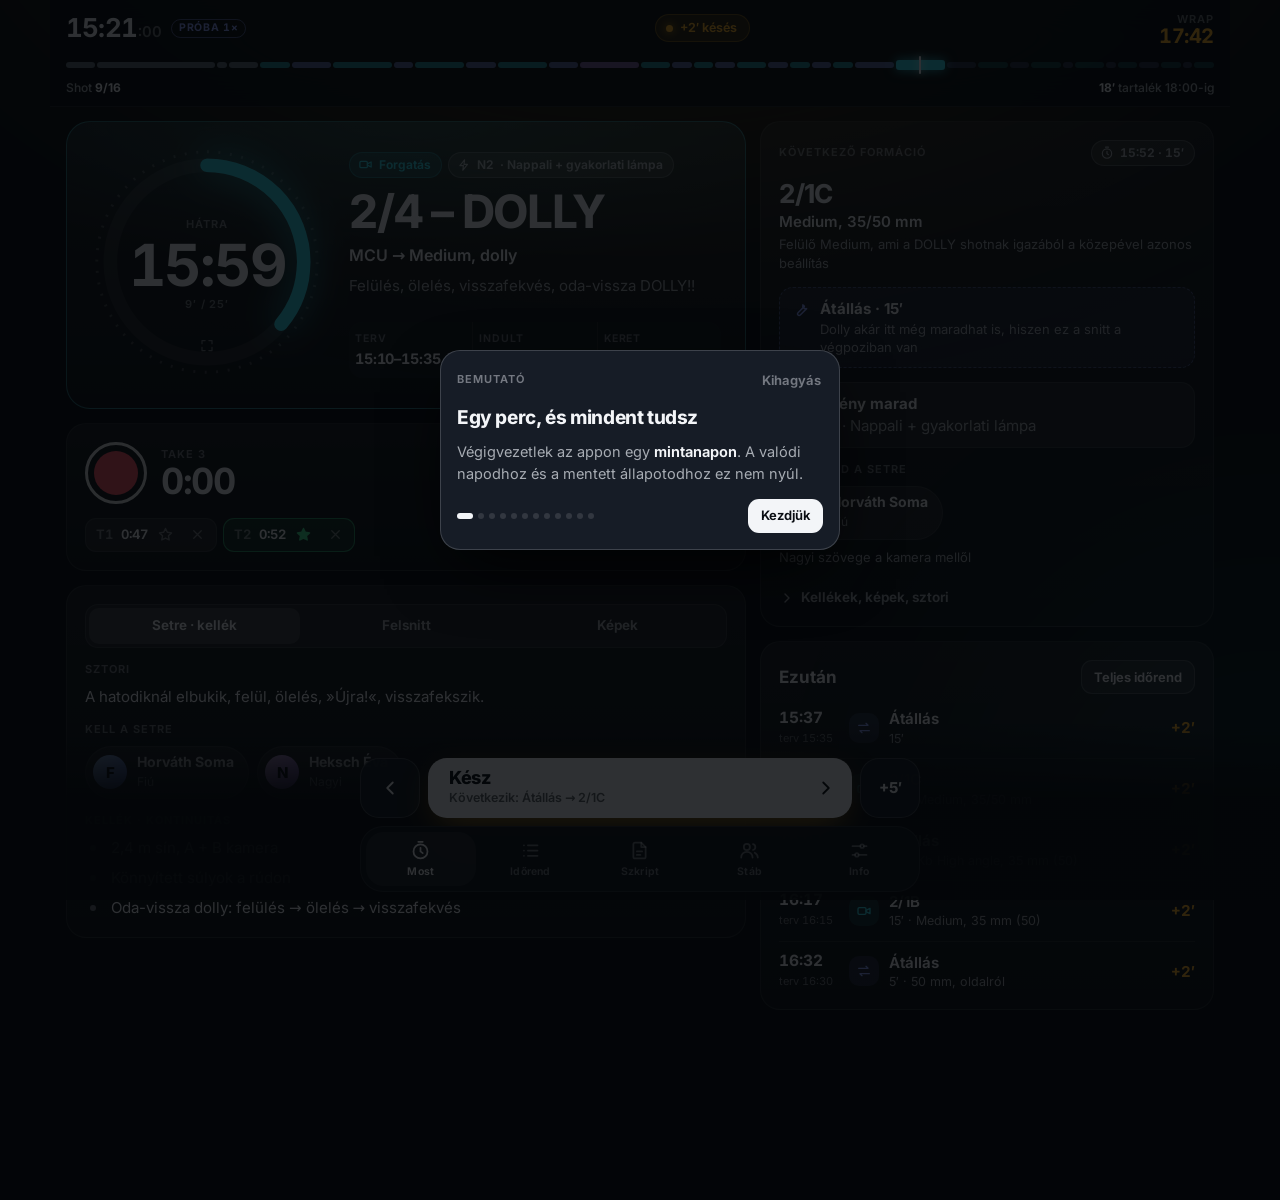
<file: diszpo/offline/index.html>
<!doctype html>
<html lang="hu"><head>
<meta charset="utf-8">
<meta name="viewport" content="width=device-width,initial-scale=1,viewport-fit=cover">
<title>Kapaszkodni 1st AD</title>
<meta name="theme-color" content="#07090d">
<meta name="apple-mobile-web-app-capable" content="yes">
<meta name="mobile-web-app-capable" content="yes">
<meta name="apple-mobile-web-app-status-bar-style" content="black-translucent">
<meta name="apple-mobile-web-app-title" content="Kapaszkodni AD">
<link rel="manifest" href="manifest.json">
<link rel="apple-touch-icon" href="icon-180.png">
<link rel="icon" href="icon-192.png">
<style>html{padding-top:env(safe-area-inset-top,0px)}[hidden]{display:none!important}img{max-width:100%}</style>
</head><body>
<style>
@font-face {
  font-family: 'Courier Prime';
  font-style: italic;
  font-weight: 400;
  font-display: swap;
  src: url(fonts/courierprime-v11-u-4n0q2lgwslOqpF-6gQ8kELawRZVsf6lvg.woff2) format('woff2');
  unicode-range: U+0100-02BA, U+02BD-02C5, U+02C7-02CC, U+02CE-02D7, U+02DD-02FF, U+0304, U+0308, U+0329, U+1D00-1DBF, U+1E00-1E9F, U+1EF2-1EFF, U+2020, U+20A0-20AB, U+20AD-20C4, U+2113, U+2C60-2C7F, U+A720-A7FF;
}
@font-face {
  font-family: 'Courier Prime';
  font-style: italic;
  font-weight: 400;
  font-display: swap;
  src: url(fonts/courierprime-v11-u-4n0q2lgwslOqpF-6gQ8kELawRZWMf6.woff2) format('woff2');
  unicode-range: U+0000-00FF, U+0131, U+0152-0153, U+02BB-02BC, U+02C6, U+02DA, U+02DC, U+0304, U+0308, U+0329, U+2000-206F, U+20AC, U+2122, U+2191, U+2193, U+2212, U+2215, U+FEFF, U+FFFD;
}
@font-face {
  font-family: 'Courier Prime';
  font-style: normal;
  font-weight: 400;
  font-display: swap;
  src: url(fonts/courierprime-v11-u-450q2lgwslOqpF-6gQ8kELaw9pWt-.woff2) format('woff2');
  unicode-range: U+0100-02BA, U+02BD-02C5, U+02C7-02CC, U+02CE-02D7, U+02DD-02FF, U+0304, U+0308, U+0329, U+1D00-1DBF, U+1E00-1E9F, U+1EF2-1EFF, U+2020, U+20A0-20AB, U+20AD-20C4, U+2113, U+2C60-2C7F, U+A720-A7FF;
}
@font-face {
  font-family: 'Courier Prime';
  font-style: normal;
  font-weight: 400;
  font-display: swap;
  src: url(fonts/courierprime-v11-u-450q2lgwslOqpF-6gQ8kELawFpWg.woff2) format('woff2');
  unicode-range: U+0000-00FF, U+0131, U+0152-0153, U+02BB-02BC, U+02C6, U+02DA, U+02DC, U+0304, U+0308, U+0329, U+2000-206F, U+20AC, U+2122, U+2191, U+2193, U+2212, U+2215, U+FEFF, U+FFFD;
}
@font-face {
  font-family: 'Courier Prime';
  font-style: normal;
  font-weight: 700;
  font-display: swap;
  src: url(fonts/courierprime-v11-u-4k0q2lgwslOqpF-6gQ8kELY7pMT-7fq8Ho.woff2) format('woff2');
  unicode-range: U+0100-02BA, U+02BD-02C5, U+02C7-02CC, U+02CE-02D7, U+02DD-02FF, U+0304, U+0308, U+0329, U+1D00-1DBF, U+1E00-1E9F, U+1EF2-1EFF, U+2020, U+20A0-20AB, U+20AD-20C4, U+2113, U+2C60-2C7F, U+A720-A7FF;
}
@font-face {
  font-family: 'Courier Prime';
  font-style: normal;
  font-weight: 700;
  font-display: swap;
  src: url(fonts/courierprime-v11-u-4k0q2lgwslOqpF-6gQ8kELY7pMT-Dfqw.woff2) format('woff2');
  unicode-range: U+0000-00FF, U+0131, U+0152-0153, U+02BB-02BC, U+02C6, U+02DA, U+02DC, U+0304, U+0308, U+0329, U+2000-206F, U+20AC, U+2122, U+2191, U+2193, U+2212, U+2215, U+FEFF, U+FFFD;
}
@font-face {
  font-family: 'Inter';
  font-style: normal;
  font-weight: 400 800;
  font-display: swap;
  src: url(fonts/inter-v20-UcC73FwrK3iLTeHuS-nVMrMxCp50SjIa25L7SUc.woff2) format('woff2');
  unicode-range: U+0100-02BA, U+02BD-02C5, U+02C7-02CC, U+02CE-02D7, U+02DD-02FF, U+0304, U+0308, U+0329, U+1D00-1DBF, U+1E00-1E9F, U+1EF2-1EFF, U+2020, U+20A0-20AB, U+20AD-20C4, U+2113, U+2C60-2C7F, U+A720-A7FF;
}
@font-face {
  font-family: 'Inter';
  font-style: normal;
  font-weight: 400 800;
  font-display: swap;
  src: url(fonts/inter-v20-UcC73FwrK3iLTeHuS-nVMrMxCp50SjIa1ZL7.woff2) format('woff2');
  unicode-range: U+0000-00FF, U+0131, U+0152-0153, U+02BB-02BC, U+02C6, U+02DA, U+02DC, U+0304, U+0308, U+0329, U+2000-206F, U+20AC, U+2122, U+2191, U+2193, U+2212, U+2215, U+FEFF, U+FFFD;
}

/* Layout: telefon-első forgatási vezérlő. Fent óra + állapot + napi sáv, középen a mostani blokk gyűrűs visszaszámlálóval,
   lent állandó akciósáv (Vissza · Kész · +5′) és fülek. Egyetlen sötét téma szándékosan: díszletben, félhomályban használjuk.
   Színlogika: hideg árnyalat = a blokk típusa, meleg árnyalat = baj van (narancs: fogy a tartalék, piros: túllépés). */
:root{
  --bg:#07090d; --panel:#10141b;
  --surface:rgba(255,255,255,.045); --surface-2:rgba(255,255,255,.075); --surface-3:rgba(255,255,255,.12);
  --hair:rgba(255,255,255,.09); --hair-2:rgba(255,255,255,.17);
  --fg:#f3f5f8; --fg-2:rgba(236,240,246,.68); --fg-3:rgba(236,240,246,.44);
  --ok:#3fe08f; --warn:#ffb224; --late:#ff5263;
  --shoot:#35d8e8; --move:#8fa3ff; --lunch:#c693ff; --prep:#9aa8bb; --pres:#9aa8bb; --res:#9aa8bb;
  --state:var(--ok); --type:var(--prep);
  --f-ui:"Inter",system-ui,-apple-system,"Segoe UI",Roboto,sans-serif;
  --f-script:"Courier Prime","Courier New",monospace;
  --r-card:20px; --r-tile:14px; color-scheme:dark;
}
[data-type="shoot"]{--type:var(--shoot)} [data-type="move"]{--type:var(--move)} [data-type="lunch"]{--type:var(--lunch)}
[data-type="prep"]{--type:var(--prep)} [data-type="pres"]{--type:var(--pres)} [data-type="res"]{--type:var(--res)}
body[data-state="ok"]{--state:var(--ok)} body[data-state="warn"]{--state:var(--warn)} body[data-state="late"]{--state:var(--late)}
*{box-sizing:border-box;-webkit-tap-highlight-color:transparent}
html,body{background:var(--bg);color:var(--fg)}
body{margin:0;font-family:var(--f-ui);font-size:15px;line-height:1.45;-webkit-font-smoothing:antialiased;text-rendering:optimizeLegibility;overscroll-behavior-y:none}
body::before{content:"";position:fixed;inset:0 0 auto;height:env(safe-area-inset-top,0px);z-index:40;background:var(--bg)}
button{font:inherit;color:inherit;cursor:pointer}
a{color:inherit}
:focus-visible{outline:2px solid var(--fg);outline-offset:2px}
.num{font-variant-numeric:tabular-nums}
.cap{font-size:11px;font-weight:650;letter-spacing:.09em;text-transform:uppercase;color:var(--fg-3)}
.muted{color:var(--fg-2)} .small{font-size:13px}
.ic{flex:none;display:block}
h2{font-size:17px;font-weight:700;letter-spacing:-.01em;margin:0}
p{margin:0}

/* fények */
.aura{position:fixed;inset:0;z-index:0;pointer-events:none;overflow:hidden}
.aura i{position:absolute;border-radius:50%;filter:blur(80px);transition:background 1s ease}
.aura i:nth-child(1){width:130vmax;height:74vmax;left:50%;top:-50vmax;margin-left:-65vmax;background:radial-gradient(closest-side,color-mix(in srgb,var(--state) 60%,transparent),transparent);opacity:.5;animation:breathe 9s ease-in-out infinite}
.aura i:nth-child(2){width:70vmax;height:70vmax;right:-34vmax;bottom:-30vmax;background:radial-gradient(closest-side,color-mix(in srgb,var(--type) 45%,transparent),transparent);opacity:.26;animation:float 26s ease-in-out infinite alternate}
.vig{position:fixed;inset:0;z-index:0;pointer-events:none;box-shadow:inset 0 0 140px 20px color-mix(in srgb,var(--late) 60%,transparent);opacity:0;transition:opacity .4s}
body.over .vig{opacity:1;animation:alarm 1.6s ease-in-out infinite}
@keyframes breathe{50%{opacity:.34;transform:scale(1.05)}}
@keyframes float{to{transform:translate(-8vw,-6vh) scale(1.08)}}
@keyframes alarm{50%{opacity:.3}}
@keyframes rise{from{opacity:0;transform:translateY(8px)}}
@keyframes blink{50%{opacity:.25}}

.app{position:relative;z-index:1;max-width:1180px;margin:0 auto;padding-left:max(16px,env(safe-area-inset-left,0px));padding-right:max(16px,env(safe-area-inset-right,0px));padding-block:0 190px}

/* fejléc */
.hdr{position:sticky;top:env(safe-area-inset-top,0px);z-index:30;margin:0 -16px;padding:10px 16px 10px;background:color-mix(in srgb,var(--bg) 82%,transparent);backdrop-filter:blur(18px) saturate(1.3);-webkit-backdrop-filter:blur(18px) saturate(1.3);border-bottom:1px solid var(--hair)}
.hdr-row{display:grid;grid-template-columns:auto minmax(0,1fr) auto;align-items:center;gap:10px}
.clock{display:flex;align-items:baseline;gap:1px;font-weight:700;font-size:26px;letter-spacing:-.03em;line-height:1}
.clock span{font-size:15px;color:var(--fg-3);font-weight:600;letter-spacing:0}
.simchip{margin-left:8px;align-self:center;font-size:10.5px;font-weight:700;letter-spacing:.06em;text-decoration:none;color:var(--move);border:1px solid color-mix(in srgb,var(--move) 50%,transparent);border-radius:999px;padding:3px 7px;white-space:nowrap}
.pill{justify-self:center;display:inline-flex;align-items:center;gap:7px;max-width:100%;height:28px;padding:0 12px 0 10px;border-radius:999px;font-size:12.5px;font-weight:650;white-space:nowrap;overflow:hidden;text-overflow:ellipsis;color:var(--state);background:color-mix(in srgb,var(--state) 13%,transparent);border:1px solid color-mix(in srgb,var(--state) 32%,transparent)}
.pill i{flex:none;width:7px;height:7px;border-radius:50%;background:var(--state);box-shadow:0 0 10px var(--state)}
.pill.idle{color:var(--fg-2);background:var(--surface-2);border-color:var(--hair)} .pill.idle i{background:var(--fg-3);box-shadow:none}
.wrapbox{text-align:right;line-height:1.05}
.wrapbox b{display:block;font-size:20px;font-weight:700;letter-spacing:-.02em;color:var(--state)}
.strip{position:relative;display:flex;align-items:center;gap:2px;height:18px;margin-top:9px;text-decoration:none}
.strip span{flex-basis:0;min-width:2px;height:6px;border-radius:3px;background:var(--type);opacity:.24}
.strip span.done{opacity:.6} .strip span.cur{opacity:1;height:10px;box-shadow:0 0 12px color-mix(in srgb,var(--type) 80%,transparent)}
.strip span.skip{opacity:.07}
.strip .nowmark{position:absolute;left:var(--now,0%);top:0;bottom:0;width:2px;margin-left:-1px;border-radius:1px;background:var(--fg);box-shadow:0 0 8px #fff}
.hdr-meta{display:flex;justify-content:space-between;gap:10px;margin-top:5px;font-size:12px;color:var(--fg-2);font-weight:550}
.hdr-meta b{color:var(--fg);font-weight:700}
@media (max-width:380px){.clock{font-size:23px}.pill{font-size:11.5px;padding:0 9px 0 8px}}

/* alap elemek */
main{padding-top:14px}
.grid{display:grid;grid-template-columns:minmax(0,1.5fr) minmax(0,1fr);gap:14px;align-items:start}
@media (max-width:900px){.grid{grid-template-columns:minmax(0,1fr)}}
.stack{display:grid;gap:14px;min-width:0}
.card{background:linear-gradient(180deg,rgba(255,255,255,.065),rgba(255,255,255,.032));border:1px solid var(--hair);border-radius:var(--r-card);padding:18px;min-width:0;display:grid;gap:14px}
.card-head{display:flex;align-items:center;justify-content:space-between;gap:10px}
.chip{display:inline-flex;align-items:center;gap:6px;height:26px;padding:0 10px 0 8px;border-radius:999px;font-size:12px;font-weight:650;white-space:nowrap;color:var(--c,var(--type));background:color-mix(in srgb,var(--c,var(--type)) 15%,transparent);border:1px solid color-mix(in srgb,var(--c,var(--type)) 30%,transparent)}
.chip.neutral{--c:var(--fg-2)}
.chip button{border:0;background:none;padding:0;margin:0 -4px 0 0;display:grid;color:inherit}
.btn{display:inline-flex;align-items:center;justify-content:center;gap:8px;height:42px;padding:0 16px;border-radius:13px;border:1px solid var(--hair-2);background:var(--surface-2);font-weight:650;font-size:14px;text-decoration:none;transition:transform .08s}
.btn:active{transform:scale(.97)}
.btn.solid{background:var(--fg);color:#0a0d12;border-color:transparent}
.btn.sm{height:34px;padding:0 12px;font-size:13px;border-radius:11px}
.btn.danger{color:var(--late);border-color:color-mix(in srgb,var(--late) 45%,transparent)}
.banner{display:flex;align-items:center;gap:12px;flex-wrap:wrap;justify-content:space-between;padding:12px 14px;border-radius:16px;margin-bottom:14px;background:color-mix(in srgb,var(--c) 13%,var(--panel));border:1px solid color-mix(in srgb,var(--c) 45%,transparent)}
.banner .tx{display:flex;gap:10px;align-items:flex-start;min-width:0;flex:1 1 240px} .banner .tx svg{color:var(--c);margin-top:1px}
.banner b{color:var(--c)}
ul.list{margin:0;padding:0;list-style:none;display:grid;gap:8px}
ul.list li{display:grid;grid-template-columns:18px minmax(0,1fr);gap:8px;align-items:start}
ul.list li::before{content:"";width:6px;height:6px;border-radius:50%;background:var(--fg-3);margin:8px 0 0 5px}
ul.list li.warn{color:var(--late);font-weight:650} ul.list li.warn::before{background:var(--late)}

/* MOST: a jelenlegi blokk */
.now{position:relative;overflow:hidden;border-radius:24px;padding:18px 18px 16px;border:1px solid color-mix(in srgb,var(--type) 38%,var(--hair));display:grid;gap:14px;justify-items:center;text-align:center;
  background:radial-gradient(130% 80% at 50% 0%,color-mix(in srgb,var(--type) 17%,transparent),transparent 62%),linear-gradient(180deg,rgba(255,255,255,.07),rgba(255,255,255,.03))}
.now.enter>*{animation:rise .35s ease backwards} .now.enter>*:nth-child(2){animation-delay:.05s} .now.enter>*:nth-child(3){animation-delay:.1s}
body.over .now{border-color:color-mix(in srgb,var(--late) 75%,transparent)}
.now-head{display:grid;gap:8px;justify-items:center;min-width:0;max-width:100%}
.chips{display:flex;flex-wrap:wrap;gap:6px;justify-content:center}
.now h1{margin:2px 0 0;font-size:clamp(30px,8.4vw,46px);font-weight:750;letter-spacing:-.03em;line-height:1.04;text-wrap:balance;overflow-wrap:anywhere}
.now h1.long{font-size:clamp(22px,6vw,32px)}
.now .setup{font-size:16px;font-weight:600}
.now .note{color:var(--fg-2);max-width:56ch;text-wrap:pretty}
.ring{position:relative;width:min(54vw,204px);aspect-ratio:1;max-width:100%;border:0;background:none;padding:0;border-radius:50%;color:inherit}
.ring svg.dial{width:100%;height:100%;transform:rotate(-90deg);overflow:visible}
.ring .bezel{stroke:rgba(255,255,255,.2)} .ring .trk{stroke:rgba(255,255,255,.08)}
.ring .bar{stroke:var(--type);transition:stroke-dashoffset .25s linear,stroke .5s;filter:drop-shadow(0 0 9px color-mix(in srgb,var(--type) 75%,transparent))}
body.over .ring .bar{stroke:var(--late);filter:drop-shadow(0 0 10px var(--late))}
.ring .mid{position:absolute;inset:0;display:grid;place-content:center;justify-items:center;gap:3px}
.ring .big{font-size:clamp(40px,12vw,52px);font-weight:700;letter-spacing:-.04em;line-height:1;font-variant-numeric:tabular-nums}
.ring .big.long{font-size:clamp(27px,8vw,36px)}
body.over .ring .big{color:var(--late)}
.ring .zoom{position:absolute;left:50%;bottom:13%;transform:translateX(-50%);color:var(--fg-3)}
.meta{display:grid;grid-auto-flow:column;grid-auto-columns:minmax(0,1fr);gap:1px;width:100%;margin:0;border-radius:var(--r-tile);overflow:hidden;background:var(--hair)}
.meta div{background:rgba(13,17,23,.72);padding:9px 6px}
.meta dt{font-size:10.5px;font-weight:650;letter-spacing:.08em;text-transform:uppercase;color:var(--fg-3)}
.meta dd{margin:2px 0 0;font-weight:700;font-size:14.5px;letter-spacing:-.01em;white-space:nowrap;font-variant-numeric:tabular-nums}
.drift{font-weight:700;font-variant-numeric:tabular-nums;font-style:normal} .drift.p{color:var(--warn)} .drift.pp{color:var(--late)} .drift.m{color:var(--ok)}
.chip .wide{display:none}
@media (min-width:561px){.chip .wide{display:inline}}
@media (min-width:901px){.ring{width:232px}.ring .big{font-size:58px}.ring .big.long{font-size:40px}
  .now{grid-template-columns:auto minmax(0,1fr);justify-items:start;text-align:left;align-items:center;column-gap:26px;padding:24px}
  .now-head{justify-items:start;grid-column:2}.chips{justify-content:flex-start}.ring{grid-column:1;grid-row:1/3}.meta{grid-column:2}}

/* take-felvevő */
.rec{grid-template-columns:auto minmax(0,1fr) auto;align-items:center;transition:border-color .3s}
.rec.run{border-color:color-mix(in srgb,var(--late) 65%,transparent)}
.recbtn{width:62px;height:62px;border-radius:50%;border:3px solid rgba(255,255,255,.88);background:none;display:grid;place-items:center;padding:0}
.recbtn i{width:44px;height:44px;border-radius:50%;background:var(--late);transition:all .18s ease}
.rec.run .recbtn i{width:22px;height:22px;border-radius:6px}
.rec-time{font-size:36px;font-weight:700;letter-spacing:-.035em;line-height:1;font-variant-numeric:tabular-nums}
.rec.run .rec-time{color:var(--late)}
.rec .live{display:inline-block;width:8px;height:8px;border-radius:50%;background:var(--late);margin-right:6px;animation:blink 1s steps(2) infinite}
.rec-stat{text-align:right;font-size:12.5px;color:var(--fg-2);line-height:1.3} .rec-stat b{display:block;font-size:20px;color:var(--fg);font-weight:700}
.takes{grid-column:1/-1;display:flex;flex-wrap:wrap;gap:6px}
.take{display:inline-flex;align-items:center;gap:2px;height:34px;padding:0 4px 0 10px;border-radius:11px;background:var(--surface-2);border:1px solid var(--hair);font-size:13px;font-weight:650;font-variant-numeric:tabular-nums}
.take em{font-style:normal;color:var(--fg-3);margin-right:6px}
.take.ok{border-color:color-mix(in srgb,var(--ok) 55%,transparent);background:color-mix(in srgb,var(--ok) 12%,transparent)}
.take button{border:0;background:none;width:30px;height:30px;display:grid;place-items:center;color:var(--fg-3);padding:0}
.take.ok button.star{color:var(--ok)} .take.ok button.star svg{fill:currentColor}

/* következő formáció */
.form-title{font-size:26px;font-weight:750;letter-spacing:-.025em;line-height:1.05}
.light{display:grid;grid-template-columns:minmax(0,1fr) auto minmax(0,1fr);gap:8px;align-items:stretch}
.lt{background:var(--surface-2);border:1px solid var(--hair);border-radius:var(--r-tile);padding:10px 12px;display:grid;gap:1px;min-width:0;align-content:start}
.lt b{font-size:20px;font-weight:750;letter-spacing:-.02em}.lt span:last-child{font-size:12.5px;color:var(--fg-2)}
.lt.to{border-color:color-mix(in srgb,var(--move) 55%,transparent);background:color-mix(in srgb,var(--move) 12%,transparent)}
.lt-arrow{align-self:center;color:var(--move)}
.light.same{grid-template-columns:auto minmax(0,1fr);align-items:start;background:var(--surface-2);border:1px solid var(--hair);border-radius:var(--r-tile);padding:10px 12px;color:var(--fg-2)}
.light.same b{display:block;color:var(--fg)}.light.same svg{margin-top:2px}
.task{display:grid;grid-template-columns:auto minmax(0,1fr);gap:10px;padding:10px 12px;border-radius:var(--r-tile);background:color-mix(in srgb,var(--move) 9%,transparent);border:1px dashed color-mix(in srgb,var(--move) 40%,transparent)}
.task svg{color:var(--move);margin-top:2px}
.people{display:flex;flex-wrap:wrap;gap:8px}
.person{display:flex;align-items:center;gap:10px;padding:7px 14px 7px 7px;border-radius:999px;background:var(--surface-2);border:1px solid var(--hair);min-width:0}
.avatar{flex:none;width:34px;height:34px;border-radius:50%;display:grid;place-items:center;font-weight:800;color:#0a0d12;background:linear-gradient(135deg,#a9d0ff,#6f8cff)}
.person.n .avatar{background:linear-gradient(135deg,#ecc4ff,#b07cff)}
.person b{display:block;font-size:14px;line-height:1.15}.person small{color:var(--fg-2);font-size:12px}
.callnow{display:flex;align-items:center;gap:8px;padding:9px 12px;border-radius:12px;background:color-mix(in srgb,var(--warn) 16%,transparent);border:1px solid color-mix(in srgb,var(--warn) 50%,transparent);color:var(--warn);font-weight:700;animation:blink 1.2s ease-in-out infinite}
.imgs{display:grid;grid-template-columns:repeat(auto-fit,minmax(130px,1fr));gap:8px}
.imgs button{position:relative;padding:0;border:1px solid var(--hair);border-radius:12px;overflow:hidden;background:#000;cursor:zoom-in;display:block}
.imgs img{display:block;width:100%;aspect-ratio:4/3;object-fit:cover}
.imgs .sb img{background:#fff;object-fit:contain}
.imgs span{position:absolute;left:6px;bottom:6px;font-size:10.5px;font-weight:700;letter-spacing:.06em;text-transform:uppercase;padding:3px 7px;border-radius:7px;background:rgba(0,0,0,.72);color:#fff}
details.more summary{list-style:none;cursor:pointer;display:flex;align-items:center;gap:6px;font-weight:650;font-size:13.5px;color:var(--fg-2)}
details.more summary::-webkit-details-marker{display:none}
details.more summary svg{transition:transform .2s} details.more[open] summary svg{transform:rotate(90deg)}
details.more .inner{display:grid;gap:14px;padding-top:12px}

/* szegmensek */
.seg{display:grid;grid-auto-flow:column;grid-auto-columns:1fr;padding:3px;border-radius:13px;background:rgba(255,255,255,.06);border:1px solid var(--hair)}
.seg button{border:0;background:none;color:var(--fg-2);height:36px;border-radius:10px;font-weight:650;font-size:13.5px;white-space:nowrap;padding:0 8px}
.seg button[aria-pressed="true"]{background:var(--surface-3);color:var(--fg)}
.sect{display:grid;gap:8px}

/* ezután lista */
.up-row{display:grid;grid-template-columns:60px 30px minmax(0,1fr) auto;gap:10px;align-items:center;padding:10px 0;border-top:1px solid var(--hair)}
.up-row:first-child{border-top:0;padding-top:0} .up-row:last-child{padding-bottom:0}
.up-time b{display:block;font-size:15.5px;font-weight:700;font-variant-numeric:tabular-nums;line-height:1.1}
.up-time span{font-size:11px;color:var(--fg-3);font-variant-numeric:tabular-nums;white-space:nowrap}
.tico{width:30px;height:30px;border-radius:10px;display:grid;place-items:center;color:var(--type);background:color-mix(in srgb,var(--type) 15%,transparent)}
.up-name{min-width:0}.up-name b{display:block;font-weight:650;white-space:nowrap;overflow:hidden;text-overflow:ellipsis}
.up-name span{display:block;font-size:12.5px;color:var(--fg-2);white-space:nowrap;overflow:hidden;text-overflow:ellipsis}
.up-row.skip{opacity:.45}.up-row.skip b{text-decoration:line-through}

/* időrend */
.stats{display:grid;grid-template-columns:repeat(3,minmax(0,1fr));gap:10px;margin-bottom:14px}
.stat{background:var(--surface);border:1px solid var(--hair);border-radius:16px;padding:12px 14px;min-width:0}
.stat b{display:block;font-size:24px;font-weight:750;letter-spacing:-.03em;font-variant-numeric:tabular-nums;line-height:1.15}
.tl{display:grid}
.tl-row{display:grid;grid-template-columns:60px 16px minmax(0,1fr) auto;column-gap:10px;padding:0 10px;border-radius:16px;cursor:pointer}
.tl-row.cur{background:color-mix(in srgb,var(--type) 11%,transparent);box-shadow:inset 0 0 0 1px color-mix(in srgb,var(--type) 40%,transparent)}
.tl-time{padding-top:13px;text-align:right}
.tl-time b{display:block;font-size:15px;font-weight:700;font-variant-numeric:tabular-nums;line-height:1.1}
.tl-time span{font-size:11px;color:var(--fg-3);font-variant-numeric:tabular-nums;white-space:nowrap}
.tl-rail{position:relative;display:grid;justify-items:center}
.tl-rail::before{content:"";position:absolute;top:0;bottom:0;width:2px;background:var(--hair)}
.tl-row:first-child .tl-rail::before{top:18px}.tl-row.last .tl-rail::before{bottom:calc(100% - 18px)}
.tl-rail i{position:relative;margin-top:15px;width:12px;height:12px;border-radius:50%;background:var(--bg);border:2px solid var(--type)}
.tl-row.done .tl-rail i{background:var(--type)} .tl-row.cur .tl-rail i{background:var(--type);box-shadow:0 0 0 5px color-mix(in srgb,var(--type) 28%,transparent)}
.tl-body{padding:11px 0 12px;min-width:0;border-bottom:1px solid var(--hair)}
.tl-row.cur .tl-body,.tl-row.last .tl-body{border-bottom-color:transparent}
.tl-body b{font-weight:650}.tl-body .sub{font-size:12.5px;color:var(--fg-2)}
.tl-end{padding-top:12px;text-align:right;font-size:12.5px;color:var(--fg-2);min-width:44px}
.tl-row.done .tl-time b,.tl-row.done .tl-body b{color:var(--fg-2)}
.tl-row.skip{opacity:.42}.tl-row.skip .tl-body b{text-decoration:line-through}
.tl-x{display:flex;flex-wrap:wrap;gap:8px;margin-top:10px}
.nowtag{display:inline-block;font-size:10.5px;font-weight:750;letter-spacing:.08em;color:#0a0d12;background:var(--type);border-radius:6px;padding:2px 6px}

/* szkript */
.script{font-family:var(--f-script);font-size:15.5px;line-height:1.45}
.script .ac{margin:0 0 10px}.script .ch{margin:10px 0 0 34%;text-transform:uppercase}
.script .pa{margin:0 0 0 27%;font-style:italic}.script .dl{margin:0 10% 10px 18%}
.script .sh{font-weight:700;margin:20px 0 10px;text-transform:uppercase}.script .end{text-align:center;margin:16px 0}
.seglab{font-family:var(--f-ui);display:inline-flex;font-size:11px;font-weight:700;letter-spacing:.08em;text-transform:uppercase;color:var(--shoot);margin:14px 0 6px;padding:3px 8px;border-radius:7px;background:color-mix(in srgb,var(--shoot) 13%,transparent)}
.seglab:first-child{margin-top:0}
.fs .ln{display:grid;grid-template-columns:86px minmax(0,1fr);gap:10px;padding:1px 8px;border-radius:8px}
.fs .ln.hot{background:color-mix(in srgb,var(--shoot) 11%,transparent);box-shadow:inset 3px 0 0 var(--shoot)}
.fs .gut{display:flex;flex-wrap:wrap;gap:3px;align-content:start;padding-top:4px}
.mini{font-size:10.5px;font-weight:700;padding:1px 5px;border-radius:5px;background:var(--surface-3);color:var(--fg-2);font-variant-numeric:tabular-nums}
.mini.hot{background:var(--shoot);color:#0a0d12}
@media (max-width:560px){.fs .ln{grid-template-columns:minmax(0,1fr);gap:2px}.fs .gut:empty{display:none}.script .ch{margin-left:22%}.script .pa{margin-left:16%}.script .dl{margin:0 4% 10px 8%}}

/* stáb, beállítások */
.rows{display:grid}
.row{display:grid;grid-template-columns:auto minmax(0,1fr) auto;gap:12px;align-items:center;padding:11px 0;border-top:1px solid var(--hair)}
.row:first-child{border-top:0;padding-top:0}.row:last-child{padding-bottom:0}
.row b{display:block;font-weight:650}.row small{color:var(--fg-2);font-size:12.5px}
.row .t{font-weight:700;font-variant-numeric:tabular-nums}.row .t.late{color:var(--late)}
.dept{padding:14px 0 4px;border-top:1px solid var(--hair)} .dept:first-child{border-top:0;padding-top:0}
input.chk{appearance:none;-webkit-appearance:none;width:26px;height:26px;border-radius:50%;border:2px solid var(--hair-2);margin:0;display:grid;place-items:center;cursor:pointer;background:none}
input.chk:checked{background:var(--ok);border-color:var(--ok)}
input.chk:checked::after{content:"";width:6px;height:11px;border:solid #06250f;border-width:0 2.5px 2.5px 0;transform:translateY(-1px) rotate(45deg)}
input.sw{appearance:none;-webkit-appearance:none;width:46px;height:28px;border-radius:999px;background:var(--surface-3);position:relative;margin:0;cursor:pointer;transition:background .2s;flex:none}
input.sw::after{content:"";position:absolute;top:3px;left:3px;width:22px;height:22px;border-radius:50%;background:#fff;transition:transform .2s}
input.sw:checked{background:var(--ok)} input.sw:checked::after{transform:translateX(18px)}
.steps{display:flex;flex-wrap:wrap;gap:6px}
.step{font-size:12.5px;padding:4px 9px;border-radius:9px;background:var(--surface-2);border:1px solid var(--hair);color:var(--fg-2)}
.step b{color:var(--fg);font-variant-numeric:tabular-nums;font-weight:700}
.step.past{opacity:.5}.step.soon{border-color:color-mix(in srgb,var(--warn) 55%,transparent);color:var(--warn)}.step.soon b{color:var(--warn)}
.phone{font-weight:700;font-variant-numeric:tabular-nums;user-select:all;-webkit-user-select:all}
.field{display:flex;align-items:center;gap:8px;flex-wrap:wrap}
input[type=time],select{height:40px;border-radius:12px;border:1px solid var(--hair-2);background:var(--surface-2);color:var(--fg);padding:0 10px;font:inherit;font-weight:600}
.progress{height:6px;border-radius:3px;background:var(--surface-3);overflow:hidden}.progress i{display:block;height:100%;background:var(--ok);border-radius:3px}
.vh{font-size:22px;font-weight:750;letter-spacing:-.02em;margin:4px 0 14px}

/* alsó sáv */
.bottom{position:fixed;left:0;right:0;bottom:0;z-index:35;display:grid;justify-items:center;gap:8px;pointer-events:none;
  padding:26px max(12px,env(safe-area-inset-right,0px)) calc(8px + env(safe-area-inset-bottom,0px)) max(12px,env(safe-area-inset-left,0px));
  background:linear-gradient(transparent,color-mix(in srgb,var(--bg) 92%,transparent) 42%)}
.bottom>*{pointer-events:auto;width:min(100%,560px)}
.dock{display:grid;grid-template-columns:auto minmax(0,1fr) auto;gap:8px}
.dock.solo{grid-template-columns:minmax(0,1fr)}
.dk{height:60px;min-width:60px;border-radius:19px;border:1px solid var(--hair-2);background:rgba(22,27,36,.9);backdrop-filter:blur(18px);-webkit-backdrop-filter:blur(18px);font-weight:750;font-size:15px;display:grid;place-items:center;transition:transform .08s;padding:0 14px}
.dk:active{transform:scale(.96)}
.dk.primary{grid-template-columns:minmax(0,1fr) auto;justify-items:start;gap:10px;text-align:left;padding:0 14px 0 20px;background:var(--fg);color:#0a0d12;border-color:transparent;box-shadow:0 12px 34px -10px color-mix(in srgb,var(--state) 70%,transparent)}
.dk .l1{display:block;font-size:18px;font-weight:800;letter-spacing:-.015em;line-height:1.15}
.dk .l2{display:block;font-size:12.5px;font-weight:600;opacity:.62;white-space:nowrap;overflow:hidden;text-overflow:ellipsis}
.dk.wide{grid-auto-flow:column;gap:8px}
.tabs{display:grid;grid-auto-flow:column;grid-auto-columns:1fr;padding:5px;border-radius:23px;background:rgba(16,20,27,.9);border:1px solid var(--hair);backdrop-filter:blur(18px);-webkit-backdrop-filter:blur(18px)}
.tabs a{display:grid;justify-items:center;gap:3px;padding:8px 2px 7px;border-radius:18px;color:var(--fg-3);text-decoration:none;font-size:10.5px;font-weight:650;letter-spacing:.02em}
.tabs a[aria-current="page"]{color:var(--fg);background:var(--surface-2)}
.toasts{display:grid;gap:6px}
.toast{display:flex;align-items:center;justify-content:space-between;gap:10px;min-height:46px;padding:8px 8px 8px 14px;border-radius:16px;background:rgba(26,32,42,.96);border:1px solid var(--hair-2);box-shadow:0 14px 40px -14px #000;font-weight:600;font-size:14px;animation:rise .22s ease}
.toast[data-tone="ok"]{border-color:color-mix(in srgb,var(--ok) 55%,transparent)}
.toast[data-tone="warn"]{border-color:color-mix(in srgb,var(--warn) 60%,transparent)}
.toast[data-tone="late"]{border-color:color-mix(in srgb,var(--late) 65%,transparent)}
.toast button{flex:none;height:32px;padding:0 12px;border-radius:10px;border:0;background:var(--surface-3);font-weight:700;font-size:13px}

/* kivetítő mód */
.present{position:fixed;inset:0;z-index:60;background:var(--bg);display:grid;grid-template-rows:auto 1fr auto;justify-items:center;text-align:center;cursor:pointer;
  padding:calc(18px + env(safe-area-inset-top,0px)) 22px calc(22px + env(safe-area-inset-bottom,0px))}
.present::before{content:"";position:absolute;inset:0;pointer-events:none;background:radial-gradient(85% 60% at 50% 45%,color-mix(in srgb,var(--pc,var(--type)) 32%,transparent),transparent 72%)}
.present.over::before{animation:alarm 1.4s ease-in-out infinite}
.present>*{position:relative}
.p-mid{align-self:center;display:grid;gap:8px;justify-items:center;max-width:100%}
.p-label{font-size:clamp(22px,5.4vw,54px);font-weight:750;letter-spacing:-.025em;text-wrap:balance}
.p-time{font-size:min(31vw,46vh);font-weight:700;letter-spacing:-.055em;line-height:.9;font-variant-numeric:tabular-nums}
.p-time.long{font-size:min(21vw,40vh)}
.present.over .p-time{color:var(--late)}
.p-foot{font-size:clamp(14px,2.4vw,22px);color:var(--fg-2);font-weight:600}

/* bemutató */
.tour{position:fixed;inset:0;z-index:80}
.tour-hole{position:fixed;border-radius:20px;box-shadow:0 0 0 200vmax rgba(3,5,8,.82);outline:2px solid rgba(255,255,255,.95);pointer-events:none;transition:left .28s ease,top .28s ease,width .28s ease,height .28s ease}
.tour-hole.none{outline-color:transparent}
.tour-hole:not(.none)::after{content:"";position:absolute;inset:-2px;border-radius:inherit;border:2px solid #fff;opacity:0;animation:ping 1.8s ease-out infinite}
@keyframes ping{0%{opacity:.75;transform:scale(1)}100%{opacity:0;transform:scale(1.05)}}
.tour-card{position:fixed;width:min(400px,calc(100vw - 24px));background:#161c26;border:1px solid var(--hair-2);border-radius:20px;padding:16px;display:grid;gap:10px;box-shadow:0 24px 70px -18px #000;transition:top .28s ease,left .28s ease}
.tour-card:focus{outline:none}
.tour-card h3{margin:0;font-size:19px;font-weight:750;letter-spacing:-.02em;text-wrap:balance}
.tour-card p{color:var(--fg-2);font-size:14.5px;line-height:1.5}
.tour-card p b{color:var(--fg);font-weight:650}
.tour-top{display:flex;justify-content:space-between;align-items:center;min-height:24px}
.tour-skip{border:0;background:none;color:var(--fg-3);font-weight:650;font-size:13px;padding:4px 2px}
.tour-nav{display:flex;align-items:center;gap:8px;margin-top:4px}
.dots{display:flex;gap:5px;flex:1;align-items:center}
.dots i{width:6px;height:6px;border-radius:3px;background:var(--surface-3);transition:width .2s}.dots i.on{background:var(--fg);width:16px}
.legend{display:grid;gap:7px}
.legend div{display:flex;align-items:center;gap:9px;font-size:13.5px;color:var(--fg-2)}
.legend i{flex:none;width:10px;height:10px;border-radius:50%;box-shadow:0 0 10px currentColor}

/* képnéző: teljes minőség, csíptetés, húzás, dupla koppintás */
.viewer{position:fixed;inset:0;z-index:70;background:#000;color:#fff;touch-action:none;user-select:none;-webkit-user-select:none}
.v-stage{position:absolute;inset:0;overflow:hidden;cursor:grab;touch-action:none}
.v-stage.drag{cursor:grabbing}
.v-stage img{position:absolute;left:0;top:0;max-width:none;transform-origin:0 0;-webkit-user-drag:none;pointer-events:none;background:#fff}
.v-top{position:absolute;left:0;right:0;top:0;display:flex;align-items:center;justify-content:space-between;gap:10px;pointer-events:none;
  padding:calc(10px + env(safe-area-inset-top,0px)) max(12px,env(safe-area-inset-right,0px)) 26px max(14px,env(safe-area-inset-left,0px));background:linear-gradient(rgba(0,0,0,.78),transparent)}
.v-top>*{pointer-events:auto}
.v-cap{min-width:0;font-weight:650;font-size:14px;line-height:1.25}.v-cap span{display:block;font-size:12px;font-weight:550;color:rgba(255,255,255,.62)}
.v-btn{flex:none;width:44px;height:44px;border-radius:50%;border:1px solid rgba(255,255,255,.2);background:rgba(28,30,36,.78);backdrop-filter:blur(12px);-webkit-backdrop-filter:blur(12px);display:grid;place-items:center;color:#fff;padding:0}
.v-btn:active{transform:scale(.94)} .v-btn:disabled{opacity:.35}
.v-nav{position:absolute;top:50%;margin-top:-22px}.v-nav.prev{left:max(10px,env(safe-area-inset-left,0px))}.v-nav.next{right:max(10px,env(safe-area-inset-right,0px))}
.v-bar{position:absolute;left:50%;transform:translateX(-50%);bottom:calc(14px + env(safe-area-inset-bottom,0px));display:flex;align-items:center;gap:4px;padding:5px;border-radius:999px;border:1px solid rgba(255,255,255,.18);background:rgba(28,30,36,.82);backdrop-filter:blur(12px);-webkit-backdrop-filter:blur(12px)}
.v-bar .v-btn{border:0;background:none;backdrop-filter:none;-webkit-backdrop-filter:none}
.v-zoom{min-width:64px;height:44px;border:0;background:none;color:#fff;font-weight:700;font-size:14px;font-variant-numeric:tabular-nums;border-radius:999px}
.v-load{position:absolute;left:50%;transform:translateX(-50%);bottom:calc(78px + env(safe-area-inset-bottom,0px));padding:6px 12px;border-radius:999px;background:rgba(28,30,36,.86);font-size:12.5px;font-weight:600;color:rgba(255,255,255,.8);white-space:nowrap;pointer-events:none}
.v-hint{position:absolute;left:50%;transform:translateX(-50%);top:calc(70px + env(safe-area-inset-top,0px));padding:6px 12px;border-radius:999px;background:rgba(28,30,36,.86);font-size:12.5px;font-weight:600;color:rgba(255,255,255,.8);white-space:nowrap;pointer-events:none;transition:opacity .5s}
.vkgrid{display:grid;grid-template-columns:repeat(auto-fill,minmax(92px,1fr));gap:8px}
.vkgrid button{position:relative;padding:0;border:1px solid var(--hair);border-radius:12px;overflow:hidden;background:#000;cursor:zoom-in;display:block}
.vkgrid img{display:block;width:100%;aspect-ratio:4/3;object-fit:cover;object-position:22% 38%}
.vkgrid span{position:absolute;left:5px;bottom:5px;font-size:11px;font-weight:700;padding:2px 6px;border-radius:6px;background:rgba(0,0,0,.74);color:#fff;font-variant-numeric:tabular-nums}
.imgs .vk img{object-position:22% 38%}
@media (prefers-reduced-motion:reduce){*{animation:none!important;transition:none!important}}
</style>

<div class="aura" aria-hidden="true"><i></i><i></i></div>
<div class="vig" aria-hidden="true"></div>
<div class="app">
  <header class="hdr">
    <div class="hdr-row">
      <div class="clock num"><b id="clk">--:--</b><span id="clks">:--</span><a class="simchip" id="simchip" href="#info" hidden></a></div>
      <div class="pill idle" id="pill"><i></i><span id="pilltx">A nap még nem indult</span></div>
      <div class="wrapbox"><span class="cap">Wrap</span><b class="num" id="wrapv">--:--</b></div>
    </div>
    <a class="strip" id="strip" href="#idorend" aria-label="A nap blokkjai, ugrás az időrendhez"></a>
    <div class="hdr-meta"><span id="shotcount"></span><span id="slack"></span></div>
  </header>
  <main>
    <section data-view="most"></section>
    <section data-view="idorend" hidden></section>
    <section data-view="szkript" hidden></section>
    <section data-view="stab" hidden></section>
    <section data-view="info" hidden></section>
  </main>
</div>
<div class="bottom">
  <div class="toasts" id="toasts" aria-live="polite"></div>
  <div class="dock" id="dock"></div>
  <nav class="tabs" id="tabs" aria-label="Nézetek"></nav>
</div>
<div class="present" id="present" hidden>
  <div class="cap" id="p-type"></div>
  <div class="p-mid"><div class="p-label" id="p-label"></div><div class="p-time num" id="p-time"></div><div class="cap" id="p-cap"></div></div>
  <div class="p-foot" id="p-foot"></div>
</div>
<div class="tour" id="tour" hidden><div class="tour-hole none" id="tourhole"></div><div class="tour-card" id="tourcard" role="dialog" aria-modal="true" aria-labelledby="tourh"></div></div>
<div class="viewer" id="viewer" hidden>
  <div class="v-stage" id="vstage"><img id="vimg" alt="" draggable="false"></div>
  <div class="v-top"><div class="v-cap"><b id="vcap"></b><span id="vcount"></span></div><button type="button" class="v-btn" id="vclose" aria-label="Bezárás"></button></div>
  <button type="button" class="v-btn v-nav prev" id="vprev" aria-label="Előző kép"></button><button type="button" class="v-btn v-nav next" id="vnext" aria-label="Következő kép"></button>
  <div class="v-hint" id="vhint">Csíptess vagy koppints duplán a nagyításhoz</div>
  <div class="v-load" id="vload" hidden></div>
  <div class="v-bar"><button type="button" class="v-btn" id="vout" aria-label="Kicsinyítés"></button><button type="button" class="v-zoom" id="vfit" aria-label="Teljes kép"></button><button type="button" class="v-btn" id="vin" aria-label="Nagyítás"></button></div>
</div>

<script>
const D={"vilko": [{"id": "3/1", "t": "vilko/t/3-1.jpg", "f": "vilko/full/3-1.jpg"}, {"id": "1/1", "t": "vilko/t/1-1.jpg", "f": "vilko/full/1-1.jpg"}, {"id": "1/3A", "t": "vilko/t/1-3A.jpg", "f": "vilko/full/1-3A.jpg"}, {"id": "1/3B", "t": "vilko/t/1-3B.jpg", "f": "vilko/full/1-3B.jpg"}, {"id": "1/2", "t": "vilko/t/1-2.jpg", "f": "vilko/full/1-2.jpg"}, {"id": "2/2", "t": "vilko/t/2-2.jpg", "f": "vilko/full/2-2.jpg"}, {"id": "2/3A", "t": "vilko/t/2-3A.jpg", "f": "vilko/full/2-3A.jpg"}, {"id": "2/3B", "t": "vilko/t/2-3B.jpg", "f": "vilko/full/2-3B.jpg"}, {"id": "2/5", "t": "vilko/t/2-5.jpg", "f": "vilko/full/2-5.jpg"}, {"id": "2/4", "t": "vilko/t/2-4.jpg", "f": "vilko/full/2-4.jpg"}, {"id": "2/1C", "t": "vilko/t/2-1C.jpg", "f": "vilko/full/2-1C.jpg"}, {"id": "2/1B", "t": "vilko/t/2-1B.jpg", "f": "vilko/full/2-1B.jpg"}, {"id": "2/1A", "t": "vilko/t/2-1A.jpg", "f": "vilko/full/2-1A.jpg"}, {"id": "2/1E", "t": "vilko/t/2-1E.jpg", "f": "vilko/full/2-1E.jpg"}, {"id": "2/6", "t": "vilko/t/2-6.jpg", "f": "vilko/full/2-6.jpg"}, {"id": "3/2", "t": "vilko/t/3-2.jpg", "f": "vilko/full/3-2.jpg"}], "src": "Kapaszkodni_utemterv_V5.xlsx", "date": "2026-11-12", "info": {"munkaidő": "8:30 - 18:15", "forgatási idő": "10:05 - 17:40", "ebéd": "12:45-13:15"}, "contacts": [{"role": "Rendező", "name": "Ágoston András", "phone": ""}, {"role": "Operatőr", "name": "Détári Szabolcs", "phone": ""}, {"role": "Elsőasszistens", "name": "Tóth Tamás János", "phone": ""}], "plan": {"call": 510, "targetWrap": 1080}, "blocks": [{"s": 510, "d": 15, "type": "prep", "label": "Érkezés", "setup": "", "note": "Eligazítás, vilkó kezdés", "group": ""}, {"s": 525, "d": 60, "type": "prep", "label": "Setup", "setup": "Konyha (vilkó 1-1)", "note": "Fény: nappali konyha fény setup berakva, korrigálva PLUSZ közben a nappaliban az éjszakai előkészítve, konyhába sín, kamera. Berendezés konyha + nappali, plafon-anyag prep. 9:00 színészek, smink/jelmez 9:009:45", "group": "N1 + E"}, {"s": 585, "d": 5, "type": "prep", "label": "Próba", "setup": "1/1", "note": "", "group": ""}, {"s": 590, "d": 15, "type": "pres", "label": "Prezentálás", "setup": "", "note": "Stábnak", "group": ""}, {"s": 605, "d": 15, "type": "shoot", "label": "3/1", "setup": "CU, 50 mm (30), sticks", "note": "Nagyi TV-t nézi", "group": "E"}, {"s": 620, "d": 20, "type": "move", "label": "nappali setup bekapcs, éjszakai eltütetve", "setup": "Vilkó 3-1", "note": "Minden nappal fény bekapcs, éjszakai elpakolva, dolly mozgáspróbák", "group": "N1"}, {"s": 640, "d": 30, "type": "shoot", "label": "1/1", "setup": "ECU → Medium, 50 mm, dolly out", "note": "Tányérok visszaállítása take-enként, srác száj mocsok", "group": "K1"}, {"s": 670, "d": 10, "type": "move", "label": "Átállás", "setup": "sín, 75 mm (50)", "note": "Fény marad", "group": "K1"}, {"s": 680, "d": 25, "type": "shoot", "label": "1/3A + 1/3B", "setup": "CU, 75 mm (50), dolly", "note": "Teljes jelenet a Fiúról, a végén kis dolly hátra", "group": "K1"}, {"s": 705, "d": 15, "type": "move", "label": "Átállás", "setup": "Ellenirány, 25 mm, sticks", "note": "Vilkó 1-2", "group": "K2"}, {"s": 720, "d": 25, "type": "shoot", "label": "1/2", "setup": "Cowboy, 25 mm, svenk", "note": "Teljes jelenet Nagyiról, svenk lekövet, VETÍTÉS FONTOS", "group": "K2"}, {"s": 745, "d": 15, "type": "move", "label": "Átállás nappaliba", "setup": "Vilkó 2-2", "note": "Ebéd után azonnal 2/2", "group": "N1"}, {"s": 760, "d": 30, "type": "lunch", "label": "EBÉD", "setup": "", "note": "", "group": ""}, {"s": 790, "d": 15, "type": "shoot", "label": "2/2", "setup": "Wide, 25 mm, sticks", "note": "Teljes jelenet egyben, max. 3 teljes take", "group": "N1"}, {"s": 805, "d": 10, "type": "move", "label": "Átállás", "setup": "Montagera setup, kis korrekció", "note": "", "group": "N1"}, {"s": 815, "d": 10, "type": "shoot", "label": "MONTAGE", "setup": "statív, ugyanaz a fény", "note": "Montage statívról, svenkelgetve. Csúszásnál kimarad", "group": "N1"}, {"s": 825, "d": 10, "type": "move", "label": "Átállás", "setup": "", "note": "Nagyi közelire átállni", "group": "N3"}, {"s": 835, "d": 15, "type": "shoot", "label": "2/3A", "setup": "CU, 35/50 mm, kézi, alulról", "note": "STATÍV", "group": "N3"}, {"s": 850, "d": 10, "type": "move", "label": "Optikacsere", "setup": "75 mm", "note": "Handheldre átállni", "group": "N3"}, {"s": 860, "d": 10, "type": "shoot", "label": "2/3B", "setup": "ECU, 75 mm, kézi, alulról", "note": "Végső reakció", "group": "N3"}, {"s": 870, "d": 10, "type": "move", "label": "Átállás", "setup": "Ablak felől, 50 mm (75)", "note": "", "group": "N2"}, {"s": 880, "d": 10, "type": "shoot", "label": "2/5", "setup": "ECU inzert", "note": "A hosszú DOLLY shot közepére bevágott Nagyi arcközeli ölelős insert", "group": "N2"}, {"s": 890, "d": 20, "type": "move", "label": "Átállás", "setup": "sín, 35 mm", "note": "Srác medium fény is kell ide már hiszen onnan indul a DOLLY, valamint sín lerakása!!", "group": "N2"}, {"s": 910, "d": 25, "type": "shoot", "label": "2/4 – DOLLY", "setup": "MCU → Medium, dolly", "note": "Felülés, ölelés, visszafekvés, oda-vissza DOLLY!!", "group": "N2"}, {"s": 935, "d": 15, "type": "move", "label": "Átállás", "setup": "", "note": "Dolly akár itt még maradhat is, hiszen ez a snitt a végpoziban van", "group": "N2"}, {"s": 950, "d": 15, "type": "shoot", "label": "2/1C", "setup": "Medium, 35/50 mm", "note": "Felülő Medium, ami a DOLLY shotnak igazából a közepével azonos beállítás", "group": "N2"}, {"s": 965, "d": 10, "type": "move", "label": "Átállás", "setup": "Kb High angle, 35 mm (50)", "note": "", "group": "N1"}, {"s": 975, "d": 15, "type": "shoot", "label": "2/1B", "setup": "Medium, 35 mm (50)", "note": "Fekvő Fiú Medium", "group": "N1"}, {"s": 990, "d": 5, "type": "move", "label": "Átállás", "setup": "50 mm, oldalról", "note": "", "group": "N1"}, {"s": 995, "d": 15, "type": "shoot", "label": "2/1A", "setup": "MCU, 50 mm, sticks", "note": "Fekvő Fiú Közeli - ezzel indul a nappalis jelenet, tehát csak az elejér felvenni", "group": "N1"}, {"s": 1010, "d": 5, "type": "move", "label": "Optikacsere", "setup": "75 mm", "note": "", "group": "N1"}, {"s": 1015, "d": 10, "type": "shoot", "label": "2/1E", "setup": "ECU, 75 mm", "note": "Fekvő Fiú Extrém Közeli: Utolsó push, csak az arc (elé belóg a kar), ennél csak a jelenet vége kell", "group": "N1"}, {"s": 1025, "d": 10, "type": "move", "label": "Átállás", "setup": "Magic arm a rúdon, 25 mm", "note": "", "group": "N1"}, {"s": 1035, "d": 10, "type": "shoot", "label": "2/6", "setup": "Bench bar POV, 25 mm", "note": "Rúd POV a Fiúra", "group": "N1"}, {"s": 1045, "d": 5, "type": "move", "label": "Átállás", "setup": "Vilkó 3-2", "note": "Konyhai fények bontása közben", "group": "E"}, {"s": 1050, "d": 10, "type": "shoot", "label": "3/2", "setup": "CU, 50 mm (30), sticks", "note": "Végső reakció", "group": "E"}], "shots": {"3/1": {"ids": ["3/1"], "talent": ["Nagyi"], "offcam": [], "props": ["Sötét szoba, csak a TV fénye", "TV-n: régi súlyemelő sporttudósítás", "Gyakorlati lámpa"], "story": "Este: Nagyi egyedül nézi a TV-t.", "sb": [], "vk": [{"id": "3/1", "t": "vilko/t/3-1.jpg", "f": "vilko/full/3-1.jpg"}], "segs": [{"lab": "a shotlist alapján", "a": 128, "b": 129, "ids": ["3/1"], "lines": [{"t": "ac", "x": "Nagyi a tévét nézi sötétben, csak a tévé fénye vetül az arcára."}, {"t": "ac", "x": "A tévében egy régi súlyemelő sporttudósítás megy. Egy bizonyos sportoló eredményeiről és versenyeiről jelenik meg egy montázs."}]}], "pos": 128}, "1/1": {"ids": ["1/1"], "talent": ["Fiú", "Nagyi"], "offcam": [], "props": ["Teli tálak, több take-re elég étel", "Sok üres tányér az asztalon", "Villa", "A srác szája maszatos", "Take-enként tányérok vissza"], "story": "1. jelenet eleje: a Fiú eszik, Nagyi a negyedik tálat hozza, majd leül mellé.", "sb": [{"id": "1/1", "t": "storyboard/1-1.jpg", "f": "storyboard/full/1-1.jpg"}], "vk": [{"id": "1/1", "t": "vilko/t/1-1.jpg", "f": "vilko/full/1-1.jpg"}], "segs": [{"lab": "a shotlist alapján (nincs felsnitt-jelölés)", "a": 1, "b": 7, "ids": ["1/1"], "lines": [{"t": "ac", "x": "FIÚ (22) előtt gyűlnek a teli tányérok az asztalon. A villa szaporán jár a tányérja és a szája között. NAGYI (71) lerakja elé a negyedik tál ételt. Fiú teli szájjal csalódottan felnéz."}, {"t": "ch", "x": "Fiú"}, {"t": "dl", "x": "Hö!"}, {"t": "ac", "x": "Nagyi hátra se néz, csak a fiú felé legyint egyet."}, {"t": "ch", "x": "Nagyi"}, {"t": "dl", "x": "Kussolj és egyél!"}, {"t": "ac", "x": "Úgy tűnik, fiú már nem bírja sokáig, de tovább eszik. Nagyi odalép az asztalhoz és leül a fiú mellé. Elővesz egy kis cetlit és egy ceruzát a zsebéből."}]}], "pos": 1}, "1/3A + 1/3B": {"ids": ["1/3A", "1/3B"], "talent": ["Fiú"], "offcam": ["Nagyi a kamera mögül adja a szöveget"], "props": ["Tányérok úgy, ahogy az 1/1 végén", "Kanál", "Cetli és ceruza Nagyi zsebében", "Mosogatószivacs + tányér Nagyinál", "Az ajtón át a nappaliban látszik a fekvenyomó pad: legyen berendezve"], "story": "A teljes konyhai jelenet a Fiú arcán. A konyhai jelenet vége: a Fiú hátrafordul, a nappaliban a pad (átmenet a 2. jelenetbe).", "sb": [{"id": "1/3A", "t": "storyboard/1-3A.jpg", "f": "storyboard/full/1-3A.jpg"}, {"id": "1/3B", "t": "storyboard/1-3B.jpg", "f": "storyboard/full/1-3B.jpg"}], "vk": [{"id": "1/3A", "t": "vilko/t/1-3A.jpg", "f": "vilko/full/1-3A.jpg"}, {"id": "1/3B", "t": "vilko/t/1-3B.jpg", "f": "vilko/full/1-3B.jpg"}], "segs": [{"lab": "a shotlist alapján: teljes jelenet a Fiú oldaláról", "a": 1, "b": 48, "ids": ["1/3A"], "lines": [{"t": "ac", "x": "FIÚ (22) előtt gyűlnek a teli tányérok az asztalon. A villa szaporán jár a tányérja és a szája között. NAGYI (71) lerakja elé a negyedik tál ételt. Fiú teli szájjal csalódottan felnéz."}, {"t": "ch", "x": "Fiú"}, {"t": "dl", "x": "Hö!"}, {"t": "ac", "x": "Nagyi hátra se néz, csak a fiú felé legyint egyet."}, {"t": "ch", "x": "Nagyi"}, {"t": "dl", "x": "Kussolj és egyél!"}, {"t": "ac", "x": "Úgy tűnik, fiú már nem bírja sokáig, de tovább eszik. Nagyi odalép az asztalhoz és leül a fiú mellé. Elővesz egy kis cetlit és egy ceruzát a zsebéből."}, {"t": "ch", "x": "Nagyi"}, {"t": "dl", "x": "Harminc, ötvenkettő… hú ez – hetvenhárom – nem elég."}, {"t": "ac", "x": "Nagyi sóhajt egyet."}, {"t": "ch", "x": "Fiú"}, {"t": "pa", "x": "(teli szájjal)"}, {"t": "dl", "x": "Apa mennyit vitt be?"}, {"t": "ac", "x": "Nagyi leszidja."}, {"t": "ch", "x": "Nagyi"}, {"t": "dl", "x": "30-al többet bogaram. Ebédidőre."}, {"t": "ac", "x": "Fiú nyitott, teli szájjal megkeseredve bámul nagyira. Nagyi viszont feláll és elkezd pakolni a konyhában, nem rá figyel."}, {"t": "ch", "x": "Nagyi"}, {"t": "dl", "x": "Ezeket még edd meg! Aztán melegíts!"}, {"t": "ch", "x": "Fiú"}, {"t": "dl", "x": "Beszéltük Klárával, hogy átmegyek hozzá főzni."}, {"t": "ac", "x": "Nagyi hátrafordul a mosogatószivaccsal és egy tányérral. Egy darabig nézi a fiút, aztán lendít a tányéron, úgy tesz, mintha meg akarná dobni."}, {"t": "ch", "x": "Nagyi"}, {"t": "dl", "x": "Inkább vegyél fel valamit!"}, {"t": "ch", "x": "Fiú"}, {"t": "dl", "x": "Mama meg–"}, {"t": "ch", "x": "Nagyi"}, {"t": "dl", "x": "Ez a körmös Klára?"}, {"t": "ch", "x": "Fiú"}, {"t": "dl", "x": "Mi? Miért hívnád ú-"}, {"t": "ch", "x": "Mama"}, {"t": "dl", "x": "Fejezd már be!"}, {"t": "ch", "x": "Fiú"}, {"t": "dl", "x": "Mit? Miről beszél-"}, {"t": "ch", "x": "Mama"}, {"t": "dl", "x": "Az ételt babám!"}, {"t": "ch", "x": "Fiú"}, {"t": "dl", "x": "Ja! … Jó."}, {"t": "ac", "x": "Fiú lassan kanalaz még egyet a tányérjából."}, {"t": "ch", "x": "Nagyi"}, {"t": "dl", "x": "De utána átmegy-"}, {"t": "ac", "x": "Nagyi elkezd ordítani."}, {"t": "ch", "x": "Mama"}, {"t": "dl", "x": "ÁÁÁÁ!"}, {"t": "ch", "x": "Fiú"}, {"t": "dl", "x": "Ne már ez olyan kom–"}, {"t": "ch", "x": "Mama"}, {"t": "dl", "x": "ÁÁÁÁ!"}]}, {"lab": "Dolly átmenet", "a": 49, "b": 51, "ids": ["1/3B"], "lines": [{"t": "ac", "x": "Miközben nagyi még mindig ordít, a fiú hátrafordul. Hosszasan a nappali közepén terpeszkedő fekvenyomó padot nézi."}, {"t": "sh", "x": "BELSŐ. NAPPALI – NAPPAL"}, {"t": "ac", "x": "Fiú ritmusosan, konzisztensen nyomja ki a súlyt. Nagyi feszülten figyeli, kicsit mozog a szája, magában számol."}]}], "pos": 1}, "1/2": {"ids": ["1/2"], "talent": ["Nagyi"], "offcam": ["a Fiú a kamera mögül adja a szöveget"], "props": ["Mosogatószivacs + tányér", "Cetli és ceruza", "Vetítés: fontos!"], "story": "A teljes konyhai jelenet Nagyi oldaláról, az ordításig.", "sb": [{"id": "1/2", "t": "storyboard/1-2.jpg", "f": "storyboard/full/1-2.jpg"}], "vk": [{"id": "1/2", "t": "vilko/t/1-2.jpg", "f": "vilko/full/1-2.jpg"}], "segs": [{"lab": "a shotlist alapján: teljes jelenet Nagyi oldaláról", "a": 1, "b": 48, "ids": ["1/2"], "lines": [{"t": "ac", "x": "FIÚ (22) előtt gyűlnek a teli tányérok az asztalon. A villa szaporán jár a tányérja és a szája között. NAGYI (71) lerakja elé a negyedik tál ételt. Fiú teli szájjal csalódottan felnéz."}, {"t": "ch", "x": "Fiú"}, {"t": "dl", "x": "Hö!"}, {"t": "ac", "x": "Nagyi hátra se néz, csak a fiú felé legyint egyet."}, {"t": "ch", "x": "Nagyi"}, {"t": "dl", "x": "Kussolj és egyél!"}, {"t": "ac", "x": "Úgy tűnik, fiú már nem bírja sokáig, de tovább eszik. Nagyi odalép az asztalhoz és leül a fiú mellé. Elővesz egy kis cetlit és egy ceruzát a zsebéből."}, {"t": "ch", "x": "Nagyi"}, {"t": "dl", "x": "Harminc, ötvenkettő… hú ez – hetvenhárom – nem elég."}, {"t": "ac", "x": "Nagyi sóhajt egyet."}, {"t": "ch", "x": "Fiú"}, {"t": "pa", "x": "(teli szájjal)"}, {"t": "dl", "x": "Apa mennyit vitt be?"}, {"t": "ac", "x": "Nagyi leszidja."}, {"t": "ch", "x": "Nagyi"}, {"t": "dl", "x": "30-al többet bogaram. Ebédidőre."}, {"t": "ac", "x": "Fiú nyitott, teli szájjal megkeseredve bámul nagyira. Nagyi viszont feláll és elkezd pakolni a konyhában, nem rá figyel."}, {"t": "ch", "x": "Nagyi"}, {"t": "dl", "x": "Ezeket még edd meg! Aztán melegíts!"}, {"t": "ch", "x": "Fiú"}, {"t": "dl", "x": "Beszéltük Klárával, hogy átmegyek hozzá főzni."}, {"t": "ac", "x": "Nagyi hátrafordul a mosogatószivaccsal és egy tányérral. Egy darabig nézi a fiút, aztán lendít a tányéron, úgy tesz, mintha meg akarná dobni."}, {"t": "ch", "x": "Nagyi"}, {"t": "dl", "x": "Inkább vegyél fel valamit!"}, {"t": "ch", "x": "Fiú"}, {"t": "dl", "x": "Mama meg–"}, {"t": "ch", "x": "Nagyi"}, {"t": "dl", "x": "Ez a körmös Klára?"}, {"t": "ch", "x": "Fiú"}, {"t": "dl", "x": "Mi? Miért hívnád ú-"}, {"t": "ch", "x": "Mama"}, {"t": "dl", "x": "Fejezd már be!"}, {"t": "ch", "x": "Fiú"}, {"t": "dl", "x": "Mit? Miről beszél-"}, {"t": "ch", "x": "Mama"}, {"t": "dl", "x": "Az ételt babám!"}, {"t": "ch", "x": "Fiú"}, {"t": "dl", "x": "Ja! … Jó."}, {"t": "ac", "x": "Fiú lassan kanalaz még egyet a tányérjából."}, {"t": "ch", "x": "Nagyi"}, {"t": "dl", "x": "De utána átmegy-"}, {"t": "ac", "x": "Nagyi elkezd ordítani."}, {"t": "ch", "x": "Mama"}, {"t": "dl", "x": "ÁÁÁÁ!"}, {"t": "ch", "x": "Fiú"}, {"t": "dl", "x": "Ne már ez olyan kom–"}, {"t": "ch", "x": "Mama"}, {"t": "dl", "x": "ÁÁÁÁ!"}]}], "pos": 1}, "2/2": {"ids": ["2/2"], "talent": ["Fiú", "Nagyi"], "offcam": [], "props": ["Fekvenyomó pad, rúd, könnyített súlyok", "Pótsúly a földön a pad két oldalán", "Soma: max. 3 teljes erőkifejtéses take"], "story": "Nappali, tág: az első sorozat vége, majd együtt rakják fel a plusz súlyt.", "sb": [{"id": "2/2", "t": "storyboard/2-2.jpg", "f": "storyboard/full/2-2.jpg"}], "vk": [{"id": "2/2", "t": "vilko/t/2-2.jpg", "f": "vilko/full/2-2.jpg"}], "segs": [{"lab": "Medium fiú / Szoba tág / Nagyi CU", "a": 52, "b": 56, "ids": ["2/2"], "lines": [{"t": "ch", "x": "Nagyi"}, {"t": "dl", "x": "Hét, nyolc… kilenc."}, {"t": "ac", "x": "Fiú visszarakja a súlyt a helyére."}, {"t": "ch", "x": "Nagyi"}, {"t": "dl", "x": "Ez lófasz."}]}, {"lab": "tág", "a": 68, "b": 72, "ids": ["2/2"], "lines": [{"t": "ac", "x": "Fiú sóhajt."}, {"t": "ac", "x": "Nagyi odalép a fekvenyomó pad egyik oldalához és fölvesz egy súlyt a földről."}, {"t": "ch", "x": "Nagyi"}, {"t": "dl", "x": "Na rakd csak fel!"}, {"t": "ac", "x": "Fiú a másik oldalról vesz fel egy súlyt. Majdnem szinkronban felrakják a rúdra."}]}], "pos": 52}, "MONTAGE": {"ids": ["MONTAGE"], "talent": ["Fiú", "Nagyi"], "offcam": [], "props": ["Kézisúlyok a földön", "Matrac / polifom a nyújtáshoz"], "story": "Kiegészítő: bicepsz a kézisúllyal, nyújtás a matracon, Nagyi segít.", "sb": [], "vk": [], "segs": [{"lab": "kiegészítő jelenet (nincs a shotlistben)", "a": 131, "b": 132, "ids": ["MONTAGE"], "lines": [{"t": "ac", "x": "Fiú felemeli a kézi súlyokat a földről. Elkezd bicepszgyakorlatokat végezni."}, {"t": "ac", "x": "Fiú nyújt a matracon, nagyi segít neki."}]}], "pos": 131}, "2/3A": {"ids": ["2/3A"], "talent": ["Nagyi"], "offcam": ["a Fiú a pad alatt / kamera mögött"], "props": ["Plafon-anyag kifeszítve", "Nagyi szemüvege láncon"], "story": "Nagyi reakciói alulról a nappali jelenet egészében.", "sb": [{"id": "2/3A", "t": "storyboard/2-3A.jpg", "f": "storyboard/full/2-3A.jpg"}], "vk": [{"id": "2/3A", "t": "vilko/t/2-3A.jpg", "f": "vilko/full/2-3A.jpg"}], "segs": [{"lab": "Medium fiú / Szoba tág / Nagyi CU", "a": 52, "b": 56, "ids": ["2/3A"], "lines": [{"t": "ch", "x": "Nagyi"}, {"t": "dl", "x": "Hét, nyolc… kilenc."}, {"t": "ac", "x": "Fiú visszarakja a súlyt a helyére."}, {"t": "ch", "x": "Nagyi"}, {"t": "dl", "x": "Ez lófasz."}]}, {"lab": "CU", "a": 66, "b": 67, "ids": ["2/3A"], "lines": [{"t": "ch", "x": "Mama"}, {"t": "dl", "x": "Erre még mehet öt. Akkor pattanj!"}]}, {"lab": "CU", "a": 77, "b": 79, "ids": ["2/3A"], "lines": [{"t": "ch", "x": "Nagyi"}, {"t": "dl", "x": "És edz ez a Klára?"}, {"t": "ac", "x": "Fiú gondolkodik kicsit."}]}, {"lab": "CU", "a": 82, "b": 85, "ids": ["2/3A"], "lines": [{"t": "ac", "x": "Nagyi felhúzza a szemöldökét és elnéz oldalra."}, {"t": "ch", "x": "Nagyi (cont'd)"}, {"t": "pa", "x": "(gyengéden)"}, {"t": "dl", "x": "Apád ismerte?"}]}, {"lab": "CU", "a": 92, "b": 94, "ids": ["2/3A"], "lines": [{"t": "ac", "x": "Fiú haldoklik. Nagyi grimaszol, az arcmimikája egyre kiélezettebbé válik."}, {"t": "ch", "x": "Nagyi"}, {"t": "dl", "x": "Öt… Igen… hat…"}]}, {"lab": "CU", "a": 96, "b": 97, "ids": ["2/3A"], "lines": [{"t": "ch", "x": "Nagyi"}, {"t": "dl", "x": "Hat… hat, mondom hat."}]}, {"lab": "CU", "a": 103, "b": 103, "ids": ["2/3A"], "lines": [{"t": "ac", "x": "Nagyi arca lassan mosolyra derül, ahogy fiú egymás után csinálja az ismétléseket."}]}, {"lab": "CU", "a": 105, "b": 105, "ids": ["2/3A"], "lines": [{"t": "ac", "x": "Nagyi nyitja a száját, becsukja, inkább nem mond semmit."}]}, {"lab": "CU", "a": 107, "b": 108, "ids": ["2/3A"], "lines": [{"t": "ch", "x": "Nagyi"}, {"t": "dl", "x": "Igen… igen… ige–"}]}], "pos": 52}, "2/3B": {"ids": ["2/3B"], "talent": ["Nagyi"], "offcam": [], "props": ["Plafon-anyag kifeszítve"], "story": "A film vége: Nagyi rémült reakciója a balesetre.", "sb": [{"id": "2/3B", "t": "storyboard/2-3B.jpg", "f": "storyboard/full/2-3B.jpg"}], "vk": [{"id": "2/3B", "t": "vilko/t/2-3B.jpg", "f": "vilko/full/2-3B.jpg"}], "segs": [{"lab": "Nagyi CU", "a": 110, "b": 125, "ids": ["2/3B"], "lines": [{"t": "ac", "x": "Rémült arccal ordítva hátrafordul segítségért."}, {"t": "ch", "x": "Nagyi"}, {"t": "pa", "x": "(rémülten sikítva)"}, {"t": "dl", "x": "Mi a picsa!"}, {"t": "ac", "x": "Hátramegy a nappaliban, kétségbeesetten körbejár."}, {"t": "ch", "x": "Nagyi"}, {"t": "dl", "x": "Mi a picsa, mi a picsa, mi a picsa!"}, {"t": "ac", "x": "Visszajön a fekvenyomó padhoz."}, {"t": "ch", "x": "Nagyi"}, {"t": "dl", "x": "Ne, ne, ne, ne…"}, {"t": "ac", "x": "Nagyi zihál."}, {"t": "ch", "x": "Nagyi"}, {"t": "pa", "x": "(lihegve)"}, {"t": "dl", "x": "Figyelj, figyelj, figyelj Tomi."}, {"t": "pa", "x": "(elordítja magát)"}, {"t": "dl", "x": "Nyomd már ki az isten szerelmére!"}]}], "pos": 110}, "2/5": {"ids": ["2/5"], "talent": ["Nagyi", "Fiú"], "offcam": [], "props": ["Ölelés ugyanabban a pozícióban, mint a 2/4-ben"], "story": "Az ölelés után Nagyi arca: »Újra!«", "sb": [{"id": "2/5", "t": "storyboard/2-5.jpg", "f": "storyboard/full/2-5.jpg"}], "vk": [{"id": "2/5", "t": "vilko/t/2-5.jpg", "f": "vilko/full/2-5.jpg"}], "segs": [{"lab": "insert Nagyi CU", "a": 100, "b": 101, "ids": ["2/5"], "lines": [{"t": "ch", "x": "Nagyi"}, {"t": "dl", "x": "Újra!"}]}], "pos": 100}, "2/4 – DOLLY": {"ids": ["2/4"], "talent": ["Fiú", "Nagyi"], "offcam": [], "props": ["2,4 m sín, A + B kamera", "Könnyített súlyok a rúdon", "Oda-vissza dolly: felülés → ölelés → visszafekvés"], "story": "A hatodiknál elbukik, felül, ölelés, »Újra!«, visszafekszik.", "sb": [{"id": "2/4", "t": "storyboard/2-4.jpg", "f": "storyboard/full/2-4.jpg"}], "vk": [{"id": "2/4", "t": "vilko/t/2-4.jpg", "f": "vilko/full/2-4.jpg"}], "segs": [{"lab": "Medium DOLLY", "a": 98, "b": 99, "ids": ["2/4"], "lines": [{"t": "ac", "x": "Fiú még egy utolsót próbál lökni rajta, de nem megy neki, lerakja a súlyt, szétesetten felül és szédelegve néz maga elé."}, {"t": "ac", "x": "Nagyi azonnal odahajol és átöleli. Így maradnak egy darabig. Nagyi lassan újra kiegyenesedik."}]}, {"lab": "Medium DOLLY – dolly vissza", "a": 102, "b": 102, "ids": ["2/4"], "lines": [{"t": "ac", "x": "Fiú lenéz a padlóra, fúj egy nagyot, majd újra hátrafekszik és kezébe veszi a súlyt."}]}, {"lab": "dolly vissza (folyt.)", "a": 104, "b": 104, "ids": ["2/4"], "lines": [{"t": "ac", "x": "Megint egyre nehezebbé válik a mozgása. Egyre lassabb. Egyre jobban erőlködik. Fiú az utolsóhoz ér, ugyanúgy küzd, mint az előbb."}]}], "pos": 98}, "2/1C": {"ids": ["2/1C"], "talent": ["Fiú"], "offcam": ["Nagyi szövege a kamera mellől"], "props": ["Felülő pozíció = a 2/4 közepe"], "story": "Felülve: »Mennyi volt?« – »Hét bogaram.«", "sb": [{"id": "2/1C", "t": "storyboard/2-1C.jpg", "f": "storyboard/full/2-1C.jpg"}], "vk": [{"id": "2/1C", "t": "vilko/t/2-1C.jpg", "f": "vilko/full/2-1C.jpg"}], "segs": [{"lab": "Medium fiú felül", "a": 57, "b": 65, "ids": ["2/1C"], "lines": [{"t": "ac", "x": "Fiú kimerülten nézi."}, {"t": "ch", "x": "Fiú"}, {"t": "dl", "x": "Mennyi volt?"}, {"t": "ch", "x": "Nagyi"}, {"t": "dl", "x": "Hét bogaram."}, {"t": "ch", "x": "Nagyi"}, {"t": "dl", "x": "Erre még mehet öt?"}, {"t": "ch", "x": "Fiú"}, {"t": "dl", "x": "De ha ez se–"}]}], "pos": 57}, "2/1B": {"ids": ["2/1B"], "talent": ["Fiú"], "offcam": ["Nagyi szövege a kamera mellől"], "props": ["Fekvő pozíció, súly a rúdon", "Szövegjavítás: »lefekszik«, »lock in«"], "story": "Fekve: sorozatok, »Sakkozik«, »Nem«, lock in.", "sb": [{"id": "2/1B", "t": "storyboard/2-1B.jpg", "f": "storyboard/full/2-1B.jpg"}], "vk": [{"id": "2/1B", "t": "vilko/t/2-1B.jpg", "f": "vilko/full/2-1B.jpg"}], "segs": [{"lab": "Medium fiú / Szoba tág / Nagyi CU", "a": 52, "b": 56, "ids": ["2/1B"], "lines": [{"t": "ch", "x": "Nagyi"}, {"t": "dl", "x": "Hét, nyolc… kilenc."}, {"t": "ac", "x": "Fiú visszarakja a súlyt a helyére."}, {"t": "ch", "x": "Nagyi"}, {"t": "dl", "x": "Ez lófasz."}]}, {"lab": "Medium fekszik", "a": 73, "b": 76, "ids": ["2/1B"], "lines": [{"t": "ac", "x": "Nagyi ismét a rúd elé cammog."}, {"t": "ch", "x": "Nagyi"}, {"t": "dl", "x": "No!"}, {"t": "ac", "x": "Fiú lefekszik a padra. Nagyi előtte áll."}]}, {"lab": "Medium fiú fekszik", "a": 80, "b": 81, "ids": ["2/1B"], "lines": [{"t": "ch", "x": "Fiú"}, {"t": "dl", "x": "Sakkozik."}]}, {"lab": "Medium fekszik", "a": 86, "b": 91, "ids": ["2/1B"], "lines": [{"t": "ac", "x": "Fiú megrázza a fejét."}, {"t": "ch", "x": "Fiú"}, {"t": "dl", "x": "Nem."}, {"t": "ac", "x": "Fiú lock in, elkezdi nyomni a súlyt, hallhatóan küszködik."}, {"t": "ch", "x": "Nagyi"}, {"t": "dl", "x": "Három… négy… öt…"}]}], "pos": 52}, "2/1A": {"ids": ["2/1A"], "talent": ["Fiú"], "offcam": ["Nagyi számolása a kamera mellől"], "props": ["Csak a jelenet eleje kell", "Izzadás fokozódik"], "story": "A nappali jelenet nyitánya és a hatodik ismétlés küzdelme.", "sb": [{"id": "2/1A", "t": "storyboard/2-1A.jpg", "f": "storyboard/full/2-1A.jpg"}], "vk": [{"id": "2/1A", "t": "vilko/t/2-1A.jpg", "f": "vilko/full/2-1A.jpg"}], "segs": [{"lab": "Fiú CU", "a": 95, "b": 95, "ids": ["2/1A"], "lines": [{"t": "ac", "x": "Fiúban már nincs erő. Minden erejét beleadja, de a hatodikat láthatóan már nem bírja kinyomni."}]}], "pos": 95}, "2/1E": {"ids": ["2/1E"], "talent": ["Fiú"], "offcam": [], "props": ["Csak a jelenet vége kell", "A kar belóg az arc elé"], "story": "Az utolsó push, csak az arc.", "sb": [{"id": "2/1E", "t": "storyboard/2-1E.jpg", "f": "storyboard/full/2-1E.jpg"}], "vk": [{"id": "2/1E", "t": "vilko/t/2-1E.jpg", "f": "vilko/full/2-1E.jpg"}], "segs": [{"lab": "Fiú CU", "a": 106, "b": 106, "ids": ["2/1E"], "lines": [{"t": "ac", "x": "Fiú tol rajta egy utolsót, majdnem teljes az ismétlés. Nagyi őszintén elmosolyodik."}]}], "pos": 106}, "2/6": {"ids": ["2/6"], "talent": ["Fiú", "Nagyi"], "offcam": [], "props": ["Magic arm a rúdon", "BIZTONSÁG: a rúd ráesik – csak üres/könnyített rúd, biztosító mellette!"], "story": "A baleset: a rúd ráesik (a rúd nézőpontjából).", "sb": [{"id": "2/6", "t": "storyboard/2-6.jpg", "f": "storyboard/full/2-6.jpg"}], "vk": [{"id": "2/6", "t": "vilko/t/2-6.jpg", "f": "vilko/full/2-6.jpg"}], "segs": [{"lab": "Handheld bar POV", "a": 109, "b": 109, "ids": ["2/6"], "lines": [{"t": "ac", "x": "Fiú elejti a súlyt, ráesik. Nagyi felsikít."}]}], "pos": 109}, "3/2": {"ids": ["3/2"], "talent": ["Nagyi"], "offcam": [], "props": ["Sötét szoba, TV-fény", "Ugyanaz a jelmez/haj, mint a 3/1-ben"], "story": "Este: Nagyi végső reakciója.", "sb": [], "vk": [{"id": "3/2", "t": "vilko/t/3-2.jpg", "f": "vilko/full/3-2.jpg"}], "segs": [{"lab": "a shotlist alapján: végső reakció", "a": 128, "b": 129, "ids": ["3/2"], "lines": [{"t": "ac", "x": "Nagyi a tévét nézi sötétben, csak a tévé fénye vetül az arcára."}, {"t": "ac", "x": "A tévében egy régi súlyemelő sporttudósítás megy. Egy bizonyos sportoló eredményeiről és versenyeiről jelenik meg egy montázs."}]}], "pos": 128}}, "groups": {"K1": ["Konyha, Fiú felől", "Ablakfények (ARRI T12 12K, T5 5K, 3× T2), 5 PavoTube (4 Half Skirt, 1 SnapGrid), LiteMat 4 + 2. Sín: 1/1-hez 2,4 m, 1/3-hoz 1,2 m."], "K2": ["Konyha, ellenirány", "Ugyanazok az ablakfények; PavoTube-ok átrendezve (3 Half Skirt, 2 SnapGrid); sín nincs."], "N1": ["Nappali alapfény", "Ablakfények + 2 PavoTube (Half Skirt), LiteMat 2. A gyakorlati lámpa NEM ég."], "N2": ["Nappali + gyakorlati lámpa", "+1 PavoTube (20%) és Andris gyakorlati lámpája BE. A 2/4-hez B kamera is a sínen."], "N3": ["Nagyi alulról", "Gyakorlati lámpa KI, PavoTube állványon áthelyezve, 2× 4×4 Full Frost, 2× 18×24 Double Net. Plafon-anyag kell."], "E": ["Este", "Nagy ablakfények KI. 6 PavoTube, LiteMat 4, Aputure MC Pro, gyakorlati 60W, TV-tartalom. 3/2: csak 3 PavoTube + prakti."], "N1 + E": ["Nappali alap + esti előkészítve", "Reggel a nappali esti fénye előre beállítva, közben a konyha nappali fénye."]}, "cast": [{"name": "Heksch Éva", "role": "Nagyi", "arr": "08:00", "ruha": "09:40", "smink": "09:50", "haj": "-", "onset": "10:00"}, {"name": "Horváth Soma", "role": "Fiú", "arr": "08:00", "ruha": "09:40", "smink": "09:50", "haj": "-", "onset": "10:00"}], "crew": [{"dept": "Rendezés és asszisztencia", "pos": "Rendező", "name": "Ágoston András", "arr": "08:00"}, {"dept": "Rendezés és asszisztencia", "pos": "1ST AD", "name": "Tóth Tamás János", "arr": "08:00"}, {"dept": "Rendezés és asszisztencia", "pos": "2ND AD", "name": "Lázár Balázs", "arr": "08:15"}, {"dept": "Rendezés és asszisztencia", "pos": "Scriptes", "name": "Rubányi Bence", "arr": "08:30"}, {"dept": "Kamera", "pos": "Operatőr", "name": "Détári Szabolcs", "arr": "08:00"}, {"dept": "Kamera", "pos": "Focus puller", "name": "Spányik Máté", "arr": "08:30"}, {"dept": "Kamera", "pos": "Segédoperatőr", "name": "Volninasky Kata", "arr": "08:30"}, {"dept": "Világosítás", "pos": "Fővilágosító", "name": "Tamás Ákos Hannibál", "arr": "08:15"}, {"dept": "Világosítás", "pos": "Világosító", "name": "Molnár Marcell", "arr": "08:30"}, {"dept": "Világosítás", "pos": "Világoító", "name": "Blazsó Bálint", "arr": "08:30"}, {"dept": "Világosítás", "pos": "Világosító", "name": "Bozsó Bálint", "arr": "08:30"}, {"dept": "Világosítás", "pos": "Grip", "name": "Széll Bogi", "arr": "08:30"}, {"dept": "Hang", "pos": "Hangmérnök", "name": "Hervai Dávid", "arr": "08:30"}, {"dept": "Látvány", "pos": "Látványtervező", "name": "Radványi Kristóf", "arr": "08:15"}, {"dept": "Látvány", "pos": "Berendező", "name": "Borhi György", "arr": "08:30"}], "script": [{"t": "sh", "x": "BELSŐ. KONYHA – NAPPAL", "cov": []}, {"t": "ac", "x": "FIÚ (22) előtt gyűlnek a teli tányérok az asztalon. A villa szaporán jár a tányérja és a szája között. NAGYI (71) lerakja elé a negyedik tál ételt. Fiú teli szájjal csalódottan felnéz.", "cov": [{"lab": "a shotlist alapján (nincs felsnitt-jelölés)", "ids": ["1/1"]}, {"lab": "a shotlist alapján: teljes jelenet a Fiú oldaláról", "ids": ["1/3A"]}, {"lab": "a shotlist alapján: teljes jelenet Nagyi oldaláról", "ids": ["1/2"]}]}, {"t": "ch", "x": "Fiú", "cov": [{"lab": "a shotlist alapján (nincs felsnitt-jelölés)", "ids": ["1/1"]}, {"lab": "a shotlist alapján: teljes jelenet a Fiú oldaláról", "ids": ["1/3A"]}, {"lab": "a shotlist alapján: teljes jelenet Nagyi oldaláról", "ids": ["1/2"]}]}, {"t": "dl", "x": "Hö!", "cov": [{"lab": "a shotlist alapján (nincs felsnitt-jelölés)", "ids": ["1/1"]}, {"lab": "a shotlist alapján: teljes jelenet a Fiú oldaláról", "ids": ["1/3A"]}, {"lab": "a shotlist alapján: teljes jelenet Nagyi oldaláról", "ids": ["1/2"]}]}, {"t": "ac", "x": "Nagyi hátra se néz, csak a fiú felé legyint egyet.", "cov": [{"lab": "a shotlist alapján (nincs felsnitt-jelölés)", "ids": ["1/1"]}, {"lab": "a shotlist alapján: teljes jelenet a Fiú oldaláról", "ids": ["1/3A"]}, {"lab": "a shotlist alapján: teljes jelenet Nagyi oldaláról", "ids": ["1/2"]}]}, {"t": "ch", "x": "Nagyi", "cov": [{"lab": "a shotlist alapján (nincs felsnitt-jelölés)", "ids": ["1/1"]}, {"lab": "a shotlist alapján: teljes jelenet a Fiú oldaláról", "ids": ["1/3A"]}, {"lab": "a shotlist alapján: teljes jelenet Nagyi oldaláról", "ids": ["1/2"]}]}, {"t": "dl", "x": "Kussolj és egyél!", "cov": [{"lab": "a shotlist alapján (nincs felsnitt-jelölés)", "ids": ["1/1"]}, {"lab": "a shotlist alapján: teljes jelenet a Fiú oldaláról", "ids": ["1/3A"]}, {"lab": "a shotlist alapján: teljes jelenet Nagyi oldaláról", "ids": ["1/2"]}]}, {"t": "ac", "x": "Úgy tűnik, fiú már nem bírja sokáig, de tovább eszik. Nagyi odalép az asztalhoz és leül a fiú mellé. Elővesz egy kis cetlit és egy ceruzát a zsebéből.", "cov": [{"lab": "a shotlist alapján (nincs felsnitt-jelölés)", "ids": ["1/1"]}, {"lab": "a shotlist alapján: teljes jelenet a Fiú oldaláról", "ids": ["1/3A"]}, {"lab": "a shotlist alapján: teljes jelenet Nagyi oldaláról", "ids": ["1/2"]}]}, {"t": "ch", "x": "Nagyi", "cov": [{"lab": "a shotlist alapján: teljes jelenet a Fiú oldaláról", "ids": ["1/3A"]}, {"lab": "a shotlist alapján: teljes jelenet Nagyi oldaláról", "ids": ["1/2"]}]}, {"t": "dl", "x": "Harminc, ötvenkettő… hú ez – hetvenhárom – nem elég.", "cov": [{"lab": "a shotlist alapján: teljes jelenet a Fiú oldaláról", "ids": ["1/3A"]}, {"lab": "a shotlist alapján: teljes jelenet Nagyi oldaláról", "ids": ["1/2"]}]}, {"t": "ac", "x": "Nagyi sóhajt egyet.", "cov": [{"lab": "a shotlist alapján: teljes jelenet a Fiú oldaláról", "ids": ["1/3A"]}, {"lab": "a shotlist alapján: teljes jelenet Nagyi oldaláról", "ids": ["1/2"]}]}, {"t": "ch", "x": "Fiú", "cov": [{"lab": "a shotlist alapján: teljes jelenet a Fiú oldaláról", "ids": ["1/3A"]}, {"lab": "a shotlist alapján: teljes jelenet Nagyi oldaláról", "ids": ["1/2"]}]}, {"t": "pa", "x": "(teli szájjal)", "cov": [{"lab": "a shotlist alapján: teljes jelenet a Fiú oldaláról", "ids": ["1/3A"]}, {"lab": "a shotlist alapján: teljes jelenet Nagyi oldaláról", "ids": ["1/2"]}]}, {"t": "dl", "x": "Apa mennyit vitt be?", "cov": [{"lab": "a shotlist alapján: teljes jelenet a Fiú oldaláról", "ids": ["1/3A"]}, {"lab": "a shotlist alapján: teljes jelenet Nagyi oldaláról", "ids": ["1/2"]}]}, {"t": "ac", "x": "Nagyi leszidja.", "cov": [{"lab": "a shotlist alapján: teljes jelenet a Fiú oldaláról", "ids": ["1/3A"]}, {"lab": "a shotlist alapján: teljes jelenet Nagyi oldaláról", "ids": ["1/2"]}]}, {"t": "ch", "x": "Nagyi", "cov": [{"lab": "a shotlist alapján: teljes jelenet a Fiú oldaláról", "ids": ["1/3A"]}, {"lab": "a shotlist alapján: teljes jelenet Nagyi oldaláról", "ids": ["1/2"]}]}, {"t": "dl", "x": "30-al többet bogaram. Ebédidőre.", "cov": [{"lab": "a shotlist alapján: teljes jelenet a Fiú oldaláról", "ids": ["1/3A"]}, {"lab": "a shotlist alapján: teljes jelenet Nagyi oldaláról", "ids": ["1/2"]}]}, {"t": "ac", "x": "Fiú nyitott, teli szájjal megkeseredve bámul nagyira. Nagyi viszont feláll és elkezd pakolni a konyhában, nem rá figyel.", "cov": [{"lab": "a shotlist alapján: teljes jelenet a Fiú oldaláról", "ids": ["1/3A"]}, {"lab": "a shotlist alapján: teljes jelenet Nagyi oldaláról", "ids": ["1/2"]}]}, {"t": "ch", "x": "Nagyi", "cov": [{"lab": "a shotlist alapján: teljes jelenet a Fiú oldaláról", "ids": ["1/3A"]}, {"lab": "a shotlist alapján: teljes jelenet Nagyi oldaláról", "ids": ["1/2"]}]}, {"t": "dl", "x": "Ezeket még edd meg! Aztán melegíts!", "cov": [{"lab": "a shotlist alapján: teljes jelenet a Fiú oldaláról", "ids": ["1/3A"]}, {"lab": "a shotlist alapján: teljes jelenet Nagyi oldaláról", "ids": ["1/2"]}]}, {"t": "ch", "x": "Fiú", "cov": [{"lab": "a shotlist alapján: teljes jelenet a Fiú oldaláról", "ids": ["1/3A"]}, {"lab": "a shotlist alapján: teljes jelenet Nagyi oldaláról", "ids": ["1/2"]}]}, {"t": "dl", "x": "Beszéltük Klárával, hogy átmegyek hozzá főzni.", "cov": [{"lab": "a shotlist alapján: teljes jelenet a Fiú oldaláról", "ids": ["1/3A"]}, {"lab": "a shotlist alapján: teljes jelenet Nagyi oldaláról", "ids": ["1/2"]}]}, {"t": "ac", "x": "Nagyi hátrafordul a mosogatószivaccsal és egy tányérral. Egy darabig nézi a fiút, aztán lendít a tányéron, úgy tesz, mintha meg akarná dobni.", "cov": [{"lab": "a shotlist alapján: teljes jelenet a Fiú oldaláról", "ids": ["1/3A"]}, {"lab": "a shotlist alapján: teljes jelenet Nagyi oldaláról", "ids": ["1/2"]}]}, {"t": "ch", "x": "Nagyi", "cov": [{"lab": "a shotlist alapján: teljes jelenet a Fiú oldaláról", "ids": ["1/3A"]}, {"lab": "a shotlist alapján: teljes jelenet Nagyi oldaláról", "ids": ["1/2"]}]}, {"t": "dl", "x": "Inkább vegyél fel valamit!", "cov": [{"lab": "a shotlist alapján: teljes jelenet a Fiú oldaláról", "ids": ["1/3A"]}, {"lab": "a shotlist alapján: teljes jelenet Nagyi oldaláról", "ids": ["1/2"]}]}, {"t": "ch", "x": "Fiú", "cov": [{"lab": "a shotlist alapján: teljes jelenet a Fiú oldaláról", "ids": ["1/3A"]}, {"lab": "a shotlist alapján: teljes jelenet Nagyi oldaláról", "ids": ["1/2"]}]}, {"t": "dl", "x": "Mama meg–", "cov": [{"lab": "a shotlist alapján: teljes jelenet a Fiú oldaláról", "ids": ["1/3A"]}, {"lab": "a shotlist alapján: teljes jelenet Nagyi oldaláról", "ids": ["1/2"]}]}, {"t": "ch", "x": "Nagyi", "cov": [{"lab": "a shotlist alapján: teljes jelenet a Fiú oldaláról", "ids": ["1/3A"]}, {"lab": "a shotlist alapján: teljes jelenet Nagyi oldaláról", "ids": ["1/2"]}]}, {"t": "dl", "x": "Ez a körmös Klára?", "cov": [{"lab": "a shotlist alapján: teljes jelenet a Fiú oldaláról", "ids": ["1/3A"]}, {"lab": "a shotlist alapján: teljes jelenet Nagyi oldaláról", "ids": ["1/2"]}]}, {"t": "ch", "x": "Fiú", "cov": [{"lab": "a shotlist alapján: teljes jelenet a Fiú oldaláról", "ids": ["1/3A"]}, {"lab": "a shotlist alapján: teljes jelenet Nagyi oldaláról", "ids": ["1/2"]}]}, {"t": "dl", "x": "Mi? Miért hívnád ú-", "cov": [{"lab": "a shotlist alapján: teljes jelenet a Fiú oldaláról", "ids": ["1/3A"]}, {"lab": "a shotlist alapján: teljes jelenet Nagyi oldaláról", "ids": ["1/2"]}]}, {"t": "ch", "x": "Mama", "cov": [{"lab": "a shotlist alapján: teljes jelenet a Fiú oldaláról", "ids": ["1/3A"]}, {"lab": "a shotlist alapján: teljes jelenet Nagyi oldaláról", "ids": ["1/2"]}]}, {"t": "dl", "x": "Fejezd már be!", "cov": [{"lab": "a shotlist alapján: teljes jelenet a Fiú oldaláról", "ids": ["1/3A"]}, {"lab": "a shotlist alapján: teljes jelenet Nagyi oldaláról", "ids": ["1/2"]}]}, {"t": "ch", "x": "Fiú", "cov": [{"lab": "a shotlist alapján: teljes jelenet a Fiú oldaláról", "ids": ["1/3A"]}, {"lab": "a shotlist alapján: teljes jelenet Nagyi oldaláról", "ids": ["1/2"]}]}, {"t": "dl", "x": "Mit? Miről beszél-", "cov": [{"lab": "a shotlist alapján: teljes jelenet a Fiú oldaláról", "ids": ["1/3A"]}, {"lab": "a shotlist alapján: teljes jelenet Nagyi oldaláról", "ids": ["1/2"]}]}, {"t": "ch", "x": "Mama", "cov": [{"lab": "a shotlist alapján: teljes jelenet a Fiú oldaláról", "ids": ["1/3A"]}, {"lab": "a shotlist alapján: teljes jelenet Nagyi oldaláról", "ids": ["1/2"]}]}, {"t": "dl", "x": "Az ételt babám!", "cov": [{"lab": "a shotlist alapján: teljes jelenet a Fiú oldaláról", "ids": ["1/3A"]}, {"lab": "a shotlist alapján: teljes jelenet Nagyi oldaláról", "ids": ["1/2"]}]}, {"t": "ch", "x": "Fiú", "cov": [{"lab": "a shotlist alapján: teljes jelenet a Fiú oldaláról", "ids": ["1/3A"]}, {"lab": "a shotlist alapján: teljes jelenet Nagyi oldaláról", "ids": ["1/2"]}]}, {"t": "dl", "x": "Ja! … Jó.", "cov": [{"lab": "a shotlist alapján: teljes jelenet a Fiú oldaláról", "ids": ["1/3A"]}, {"lab": "a shotlist alapján: teljes jelenet Nagyi oldaláról", "ids": ["1/2"]}]}, {"t": "ac", "x": "Fiú lassan kanalaz még egyet a tányérjából.", "cov": [{"lab": "a shotlist alapján: teljes jelenet a Fiú oldaláról", "ids": ["1/3A"]}, {"lab": "a shotlist alapján: teljes jelenet Nagyi oldaláról", "ids": ["1/2"]}]}, {"t": "ch", "x": "Nagyi", "cov": [{"lab": "a shotlist alapján: teljes jelenet a Fiú oldaláról", "ids": ["1/3A"]}, {"lab": "a shotlist alapján: teljes jelenet Nagyi oldaláról", "ids": ["1/2"]}]}, {"t": "dl", "x": "De utána átmegy-", "cov": [{"lab": "a shotlist alapján: teljes jelenet a Fiú oldaláról", "ids": ["1/3A"]}, {"lab": "a shotlist alapján: teljes jelenet Nagyi oldaláról", "ids": ["1/2"]}]}, {"t": "ac", "x": "Nagyi elkezd ordítani.", "cov": [{"lab": "a shotlist alapján: teljes jelenet a Fiú oldaláról", "ids": ["1/3A"]}, {"lab": "a shotlist alapján: teljes jelenet Nagyi oldaláról", "ids": ["1/2"]}]}, {"t": "ch", "x": "Mama", "cov": [{"lab": "a shotlist alapján: teljes jelenet a Fiú oldaláról", "ids": ["1/3A"]}, {"lab": "a shotlist alapján: teljes jelenet Nagyi oldaláról", "ids": ["1/2"]}]}, {"t": "dl", "x": "ÁÁÁÁ!", "cov": [{"lab": "a shotlist alapján: teljes jelenet a Fiú oldaláról", "ids": ["1/3A"]}, {"lab": "a shotlist alapján: teljes jelenet Nagyi oldaláról", "ids": ["1/2"]}]}, {"t": "ch", "x": "Fiú", "cov": [{"lab": "a shotlist alapján: teljes jelenet a Fiú oldaláról", "ids": ["1/3A"]}, {"lab": "a shotlist alapján: teljes jelenet Nagyi oldaláról", "ids": ["1/2"]}]}, {"t": "dl", "x": "Ne már ez olyan kom–", "cov": [{"lab": "a shotlist alapján: teljes jelenet a Fiú oldaláról", "ids": ["1/3A"]}, {"lab": "a shotlist alapján: teljes jelenet Nagyi oldaláról", "ids": ["1/2"]}]}, {"t": "ch", "x": "Mama", "cov": [{"lab": "a shotlist alapján: teljes jelenet a Fiú oldaláról", "ids": ["1/3A"]}, {"lab": "a shotlist alapján: teljes jelenet Nagyi oldaláról", "ids": ["1/2"]}]}, {"t": "dl", "x": "ÁÁÁÁ!", "cov": [{"lab": "a shotlist alapján: teljes jelenet a Fiú oldaláról", "ids": ["1/3A"]}, {"lab": "a shotlist alapján: teljes jelenet Nagyi oldaláról", "ids": ["1/2"]}]}, {"t": "ac", "x": "Miközben nagyi még mindig ordít, a fiú hátrafordul. Hosszasan a nappali közepén terpeszkedő fekvenyomó padot nézi.", "cov": [{"lab": "Dolly átmenet", "ids": ["1/3B"]}]}, {"t": "sh", "x": "BELSŐ. NAPPALI – NAPPAL", "cov": [{"lab": "Dolly átmenet", "ids": ["1/3B"]}]}, {"t": "ac", "x": "Fiú ritmusosan, konzisztensen nyomja ki a súlyt. Nagyi feszülten figyeli, kicsit mozog a szája, magában számol.", "cov": [{"lab": "Dolly átmenet", "ids": ["1/3B"]}]}, {"t": "ch", "x": "Nagyi", "cov": [{"lab": "Medium fiú / Szoba tág / Nagyi CU", "ids": ["2/1B", "2/2", "2/3A"]}]}, {"t": "dl", "x": "Hét, nyolc… kilenc.", "cov": [{"lab": "Medium fiú / Szoba tág / Nagyi CU", "ids": ["2/1B", "2/2", "2/3A"]}]}, {"t": "ac", "x": "Fiú visszarakja a súlyt a helyére.", "cov": [{"lab": "Medium fiú / Szoba tág / Nagyi CU", "ids": ["2/1B", "2/2", "2/3A"]}]}, {"t": "ch", "x": "Nagyi", "cov": [{"lab": "Medium fiú / Szoba tág / Nagyi CU", "ids": ["2/1B", "2/2", "2/3A"]}]}, {"t": "dl", "x": "Ez lófasz.", "cov": [{"lab": "Medium fiú / Szoba tág / Nagyi CU", "ids": ["2/1B", "2/2", "2/3A"]}]}, {"t": "ac", "x": "Fiú kimerülten nézi.", "cov": [{"lab": "Medium fiú felül", "ids": ["2/1C"]}]}, {"t": "ch", "x": "Fiú", "cov": [{"lab": "Medium fiú felül", "ids": ["2/1C"]}]}, {"t": "dl", "x": "Mennyi volt?", "cov": [{"lab": "Medium fiú felül", "ids": ["2/1C"]}]}, {"t": "ch", "x": "Nagyi", "cov": [{"lab": "Medium fiú felül", "ids": ["2/1C"]}]}, {"t": "dl", "x": "Hét bogaram.", "cov": [{"lab": "Medium fiú felül", "ids": ["2/1C"]}]}, {"t": "ch", "x": "Nagyi", "cov": [{"lab": "Medium fiú felül", "ids": ["2/1C"]}]}, {"t": "dl", "x": "Erre még mehet öt?", "cov": [{"lab": "Medium fiú felül", "ids": ["2/1C"]}]}, {"t": "ch", "x": "Fiú", "cov": [{"lab": "Medium fiú felül", "ids": ["2/1C"]}]}, {"t": "dl", "x": "De ha ez se–", "cov": [{"lab": "Medium fiú felül", "ids": ["2/1C"]}]}, {"t": "ch", "x": "Mama", "cov": [{"lab": "CU", "ids": ["2/3A"]}]}, {"t": "dl", "x": "Erre még mehet öt. Akkor pattanj!", "cov": [{"lab": "CU", "ids": ["2/3A"]}]}, {"t": "ac", "x": "Fiú sóhajt.", "cov": [{"lab": "tág", "ids": ["2/2"]}]}, {"t": "ac", "x": "Nagyi odalép a fekvenyomó pad egyik oldalához és fölvesz egy súlyt a földről.", "cov": [{"lab": "tág", "ids": ["2/2"]}]}, {"t": "ch", "x": "Nagyi", "cov": [{"lab": "tág", "ids": ["2/2"]}]}, {"t": "dl", "x": "Na rakd csak fel!", "cov": [{"lab": "tág", "ids": ["2/2"]}]}, {"t": "ac", "x": "Fiú a másik oldalról vesz fel egy súlyt. Majdnem szinkronban felrakják a rúdra.", "cov": [{"lab": "tág", "ids": ["2/2"]}]}, {"t": "ac", "x": "Nagyi ismét a rúd elé cammog.", "cov": [{"lab": "Medium fekszik", "ids": ["2/1B"]}]}, {"t": "ch", "x": "Nagyi", "cov": [{"lab": "Medium fekszik", "ids": ["2/1B"]}]}, {"t": "dl", "x": "No!", "cov": [{"lab": "Medium fekszik", "ids": ["2/1B"]}]}, {"t": "ac", "x": "Fiú lefekszik a padra. Nagyi előtte áll.", "cov": [{"lab": "Medium fekszik", "ids": ["2/1B"]}]}, {"t": "ch", "x": "Nagyi", "cov": [{"lab": "CU", "ids": ["2/3A"]}]}, {"t": "dl", "x": "És edz ez a Klára?", "cov": [{"lab": "CU", "ids": ["2/3A"]}]}, {"t": "ac", "x": "Fiú gondolkodik kicsit.", "cov": [{"lab": "CU", "ids": ["2/3A"]}]}, {"t": "ch", "x": "Fiú", "cov": [{"lab": "Medium fiú fekszik", "ids": ["2/1B"]}]}, {"t": "dl", "x": "Sakkozik.", "cov": [{"lab": "Medium fiú fekszik", "ids": ["2/1B"]}]}, {"t": "ac", "x": "Nagyi felhúzza a szemöldökét és elnéz oldalra.", "cov": [{"lab": "CU", "ids": ["2/3A"]}]}, {"t": "ch", "x": "Nagyi (cont'd)", "cov": [{"lab": "CU", "ids": ["2/3A"]}]}, {"t": "pa", "x": "(gyengéden)", "cov": [{"lab": "CU", "ids": ["2/3A"]}]}, {"t": "dl", "x": "Apád ismerte?", "cov": [{"lab": "CU", "ids": ["2/3A"]}]}, {"t": "ac", "x": "Fiú megrázza a fejét.", "cov": [{"lab": "Medium fekszik", "ids": ["2/1B"]}]}, {"t": "ch", "x": "Fiú", "cov": [{"lab": "Medium fekszik", "ids": ["2/1B"]}]}, {"t": "dl", "x": "Nem.", "cov": [{"lab": "Medium fekszik", "ids": ["2/1B"]}]}, {"t": "ac", "x": "Fiú lock in, elkezdi nyomni a súlyt, hallhatóan küszködik.", "cov": [{"lab": "Medium fekszik", "ids": ["2/1B"]}]}, {"t": "ch", "x": "Nagyi", "cov": [{"lab": "Medium fekszik", "ids": ["2/1B"]}]}, {"t": "dl", "x": "Három… négy… öt…", "cov": [{"lab": "Medium fekszik", "ids": ["2/1B"]}]}, {"t": "ac", "x": "Fiú haldoklik. Nagyi grimaszol, az arcmimikája egyre kiélezettebbé válik.", "cov": [{"lab": "CU", "ids": ["2/3A"]}]}, {"t": "ch", "x": "Nagyi", "cov": [{"lab": "CU", "ids": ["2/3A"]}]}, {"t": "dl", "x": "Öt… Igen… hat…", "cov": [{"lab": "CU", "ids": ["2/3A"]}]}, {"t": "ac", "x": "Fiúban már nincs erő. Minden erejét beleadja, de a hatodikat láthatóan már nem bírja kinyomni.", "cov": [{"lab": "Fiú CU", "ids": ["2/1A"]}]}, {"t": "ch", "x": "Nagyi", "cov": [{"lab": "CU", "ids": ["2/3A"]}]}, {"t": "dl", "x": "Hat… hat, mondom hat.", "cov": [{"lab": "CU", "ids": ["2/3A"]}]}, {"t": "ac", "x": "Fiú még egy utolsót próbál lökni rajta, de nem megy neki, lerakja a súlyt, szétesetten felül és szédelegve néz maga elé.", "cov": [{"lab": "Medium DOLLY", "ids": ["2/4"]}]}, {"t": "ac", "x": "Nagyi azonnal odahajol és átöleli. Így maradnak egy darabig. Nagyi lassan újra kiegyenesedik.", "cov": [{"lab": "Medium DOLLY", "ids": ["2/4"]}]}, {"t": "ch", "x": "Nagyi", "cov": [{"lab": "insert Nagyi CU", "ids": ["2/5"]}]}, {"t": "dl", "x": "Újra!", "cov": [{"lab": "insert Nagyi CU", "ids": ["2/5"]}]}, {"t": "ac", "x": "Fiú lenéz a padlóra, fúj egy nagyot, majd újra hátrafekszik és kezébe veszi a súlyt.", "cov": [{"lab": "Medium DOLLY – dolly vissza", "ids": ["2/4"]}]}, {"t": "ac", "x": "Nagyi arca lassan mosolyra derül, ahogy fiú egymás után csinálja az ismétléseket.", "cov": [{"lab": "CU", "ids": ["2/3A"]}]}, {"t": "ac", "x": "Megint egyre nehezebbé válik a mozgása. Egyre lassabb. Egyre jobban erőlködik. Fiú az utolsóhoz ér, ugyanúgy küzd, mint az előbb.", "cov": [{"lab": "dolly vissza (folyt.)", "ids": ["2/4"]}]}, {"t": "ac", "x": "Nagyi nyitja a száját, becsukja, inkább nem mond semmit.", "cov": [{"lab": "CU", "ids": ["2/3A"]}]}, {"t": "ac", "x": "Fiú tol rajta egy utolsót, majdnem teljes az ismétlés. Nagyi őszintén elmosolyodik.", "cov": [{"lab": "Fiú CU", "ids": ["2/1E"]}]}, {"t": "ch", "x": "Nagyi", "cov": [{"lab": "CU", "ids": ["2/3A"]}]}, {"t": "dl", "x": "Igen… igen… ige–", "cov": [{"lab": "CU", "ids": ["2/3A"]}]}, {"t": "ac", "x": "Fiú elejti a súlyt, ráesik. Nagyi felsikít.", "cov": [{"lab": "Handheld bar POV", "ids": ["2/6"]}]}, {"t": "ac", "x": "Rémült arccal ordítva hátrafordul segítségért.", "cov": [{"lab": "Nagyi CU", "ids": ["2/3B"]}]}, {"t": "ch", "x": "Nagyi", "cov": [{"lab": "Nagyi CU", "ids": ["2/3B"]}]}, {"t": "pa", "x": "(rémülten sikítva)", "cov": [{"lab": "Nagyi CU", "ids": ["2/3B"]}]}, {"t": "dl", "x": "Mi a picsa!", "cov": [{"lab": "Nagyi CU", "ids": ["2/3B"]}]}, {"t": "ac", "x": "Hátramegy a nappaliban, kétségbeesetten körbejár.", "cov": [{"lab": "Nagyi CU", "ids": ["2/3B"]}]}, {"t": "ch", "x": "Nagyi", "cov": [{"lab": "Nagyi CU", "ids": ["2/3B"]}]}, {"t": "dl", "x": "Mi a picsa, mi a picsa, mi a picsa!", "cov": [{"lab": "Nagyi CU", "ids": ["2/3B"]}]}, {"t": "ac", "x": "Visszajön a fekvenyomó padhoz.", "cov": [{"lab": "Nagyi CU", "ids": ["2/3B"]}]}, {"t": "ch", "x": "Nagyi", "cov": [{"lab": "Nagyi CU", "ids": ["2/3B"]}]}, {"t": "dl", "x": "Ne, ne, ne, ne…", "cov": [{"lab": "Nagyi CU", "ids": ["2/3B"]}]}, {"t": "ac", "x": "Nagyi zihál.", "cov": [{"lab": "Nagyi CU", "ids": ["2/3B"]}]}, {"t": "ch", "x": "Nagyi", "cov": [{"lab": "Nagyi CU", "ids": ["2/3B"]}]}, {"t": "pa", "x": "(lihegve)", "cov": [{"lab": "Nagyi CU", "ids": ["2/3B"]}]}, {"t": "dl", "x": "Figyelj, figyelj, figyelj Tomi.", "cov": [{"lab": "Nagyi CU", "ids": ["2/3B"]}]}, {"t": "pa", "x": "(elordítja magát)", "cov": [{"lab": "Nagyi CU", "ids": ["2/3B"]}]}, {"t": "dl", "x": "Nyomd már ki az isten szerelmére!", "cov": [{"lab": "Nagyi CU", "ids": ["2/3B"]}]}, {"t": "end", "x": "VÉGE", "cov": []}, {"t": "sh", "x": "BELSŐ. NAPPALI – ESTE", "cov": []}, {"t": "ac", "x": "Nagyi a tévét nézi sötétben, csak a tévé fénye vetül az arcára.", "cov": [{"lab": "a shotlist alapján", "ids": ["3/1"]}, {"lab": "a shotlist alapján: végső reakció", "ids": ["3/2"]}]}, {"t": "ac", "x": "A tévében egy régi súlyemelő sporttudósítás megy. Egy bizonyos sportoló eredményeiről és versenyeiről jelenik meg egy montázs.", "cov": [{"lab": "a shotlist alapján", "ids": ["3/1"]}, {"lab": "a shotlist alapján: végső reakció", "ids": ["3/2"]}]}, {"t": "sh", "x": "BELSŐ. NAPPALI – NAPPAL · kiegészítő (nincs a shotlistben)", "cov": []}, {"t": "ac", "x": "Fiú felemeli a kézi súlyokat a földről. Elkezd bicepszgyakorlatokat végezni.", "cov": [{"lab": "kiegészítő jelenet (nincs a shotlistben)", "ids": ["MONTAGE"]}]}, {"t": "ac", "x": "Fiú nyújt a matracon, nagyi segít neki.", "cov": [{"lab": "kiegészítő jelenet (nincs a shotlistben)", "ids": ["MONTAGE"]}]}]};
/* ---------- alapok ---------- */
const $=s=>document.querySelector(s), $$=s=>[...document.querySelectorAll(s)];
const esc=s=>String(s??"").replace(/[&<>"]/g,c=>({"&":"&amp;","<":"&lt;",">":"&gt;",'"':"&quot;"}[c]));
const IC={
 now:'<circle cx="12" cy="13" r="8"/><path d="M12 9v4l2.5 2M9.5 2h5"/>',
 list:'<path d="M9 6h11M9 12h11M9 18h11"/><path d="M4.5 6h.01M4.5 12h.01M4.5 18h.01"/>',
 doc:'<path d="M14 3H7a2 2 0 0 0-2 2v14a2 2 0 0 0 2 2h10a2 2 0 0 0 2-2V8z"/><path d="M14 3v5h5M9 13h6M9 17h4"/>',
 users:'<circle cx="9" cy="8" r="3.5"/><path d="M2.5 20a6.5 6.5 0 0 1 13 0M16 4.6a3.5 3.5 0 0 1 0 6.8M18 14.5a6.5 6.5 0 0 1 3.5 5.5"/>',
 sliders:'<path d="M4 7h9M17 7h3M4 17h3M11 17h9"/><circle cx="15" cy="7" r="2"/><circle cx="9" cy="17" r="2"/>',
 shoot:'<rect x="3" y="7" width="12" height="10" rx="2"/><path d="m15 11 6-3v8l-6-3"/>',
 move:'<path d="M4 8h14l-3-3M20 16H6l3 3"/>',
 lunch:'<path d="M6 3v7a2 2 0 0 0 4 0V3M8 3v18M17 3c-2.5 2-2.5 7 0 9v9"/>',
 prep:'<path d="M9 3h6M12 3v4M6 21h12M8 21l1-9h6l1 9M7 12h10"/>',
 pres:'<path d="M3 11v2a1 1 0 0 0 1 1h3l6 4V6L7 10H4a1 1 0 0 0-1 1zM17 9a4 4 0 0 1 0 6"/>',
 res:'<circle cx="12" cy="12" r="8"/><path d="M12 8v4l2.5 2"/>',
 bolt:'<path d="M13 3 5 13h6l-1 8 8-10h-6z"/>',
 chev:'<path d="m9 6 6 6-6 6"/>', left:'<path d="m15 6-6 6 6 6"/>', arrow:'<path d="M5 12h14M13 6l6 6-6 6"/>',
 x:'<path d="M6 6l12 12M18 6 6 18"/>', plus:'<path d="M12 5v14M5 12h14"/>', minus:'<path d="M5 12h14"/>', check:'<path d="m5 12.5 4.5 4.5L19 7.5"/>',
 star:'<path d="m12 3.5 2.6 5.4 5.9.8-4.3 4.1 1 5.9L12 17l-5.2 2.7 1-5.9L3.5 9.7l5.9-.8z"/>',
 max:'<path d="M4 9V4h5M20 9V4h-5M4 15v5h5M20 15v5h-5"/>',
 alert:'<path d="M12 4 2.5 20h19zM12 10v4.5M12 17.5h.01"/>',
 copy:'<rect x="8" y="8" width="12" height="12" rx="2"/><path d="M16 8V6a2 2 0 0 0-2-2H6a2 2 0 0 0-2 2v8a2 2 0 0 0 2 2h2"/>',
 play:'<path d="m7 4 13 8-13 8z"/>', skip:'<path d="m5 5 9 7-9 7zM19 5v14"/>', wrench:'<path d="M14.5 6.5a4 4 0 0 0 5 5L11 20a2.1 2.1 0 0 1-3-3l8.5-8.5a4 4 0 0 0-2-2z"/>'
};
const ic=(n,s=20)=>`<svg class="ic" width="${s}" height="${s}" viewBox="0 0 24 24" fill="none" stroke="currentColor" stroke-width="2" stroke-linecap="round" stroke-linejoin="round" aria-hidden="true">${IC[n]||""}</svg>`;
const TNAME={shoot:"Forgatás",move:"Átállás",lunch:"Ebéd",prep:"Előkészület",pres:"Prezentálás",res:"Tartalék"};
const B=D.blocks.map((b,i)=>({...b,i,e:b.s+b.d}));
const TOTAL=B.reduce((a,b)=>a+b.d,0);
const PLAN_WRAP=B[B.length-1].e, TARGET=Math.max(D.plan.targetWrap||PLAN_WRAP,PLAN_WRAP);
const CASTBY=Object.fromEntries(D.cast.map(c=>[c.role,c]));
const hm=m=>{if(!Number.isFinite(m))return"–";m=Math.round(m);const h=Math.floor(m/60)%24,mm=((m%60)+60)%60;return`${h}:${String(mm).padStart(2,"0")}`};
const mmss=sec=>{sec=Math.max(0,Math.round(sec));const h=Math.floor(sec/3600),m=Math.floor(sec%3600/60),s=sec%60;return(h?h+":"+String(m).padStart(2,"0"):m)+":"+String(s).padStart(2,"0")};
const signMin=x=>{x=Math.round(x);return x>0?`+${x}′`:x<0?`−${-x}′`:"±0′"};
const toMin=v=>/^\d{1,2}:\d{2}/.test(v||"")?(+v.split(":")[0])*60+ +v.split(":")[1].slice(0,2):null;
const driftCls=x=>x>10?"pp":x>=1?"p":x<=-1?"m":"";
const SHOOT_DATE=(()=>{const[y,m,d]=D.date.split("-").map(Number);return new Date(y,m-1,d)})();

/* ---------- állapot ---------- */
const KEY="kapaszkodni-ad-v1";
const fresh=()=>({v:1,cur:null,act:{},skip:{},ext:{},takes:{},sw:null,checkin:{},sim:{on:false,start:505,speed:1,base:0},force:false,sound:true,upd:0});
let st=fresh();
try{const x=JSON.parse(localStorage.getItem(KEY)||"null");if(x&&x.v===1)st=Object.assign(fresh(),x)}catch(e){}
let tour=null;
function save(){if(tour)return;st.upd=Date.now();try{localStorage.setItem(KEY,JSON.stringify(st))}catch(e){}cloudSave()}
function tod(){
  if(st.sim.on)return st.sim.start+(Date.now()-st.sim.base)/60000*st.sim.speed;
  const d=new Date();return d.getHours()*60+d.getMinutes()+d.getSeconds()/60+d.getMilliseconds()/60000;
}
const isShootDay=()=>{const d=new Date();return d.getFullYear()===SHOOT_DATE.getFullYear()&&d.getMonth()===SHOOT_DATE.getMonth()&&d.getDate()===SHOOT_DATE.getDate()};
const live=()=>st.sim.on||st.force||isShootDay();
const dEff=b=>b.d+(st.ext[b.i]||0);

/* ---------- vetítés: mikor mi lesz, ha így haladunk ---------- */
function project(){
  const t=tod(),P=[];let x;
  if(!st.cur){x=live()?Math.max(t,B[0].s):B[0].s;
    for(const b of B){if(st.skip[b.i]){P[b.i]={skip:1};continue}P[b.i]={s:x,e:x+dEff(b)};x+=dEff(b)}
    return{P,wrap:x,t}}
  x=null;
  for(const b of B){
    if(st.act[b.i]){P[b.i]={...st.act[b.i],done:1};continue}
    if(st.skip[b.i]){P[b.i]={skip:1};continue}
    if(b.i===st.cur.i){const s=st.cur.at,e=Math.max(t,s+dEff(b));P[b.i]={s,e,cur:1};x=e;continue}
    if(b.i>st.cur.i){const s=x??t;P[b.i]={s,e:s+dEff(b)};x=s+dEff(b)}
  }
  return{P,wrap:st.cur.i>=B.length?st.cur.at:(x??t),t};
}
const statusOf=wrap=>{const w=Math.round(wrap);return w<=PLAN_WRAP?"ok":w<=TARGET?"warn":"late"};
const nextIdx=i=>{for(let j=i+1;j<B.length;j++)if(!st.skip[j]&&!st.act[j])return j;return B.length};
const prevShoot=i=>{for(let j=i-1;j>=0;j--)if(B[j].type==="shoot"&&!st.skip[j])return B[j];return null};
const nextShoot=i=>{for(let j=i+1;j<B.length;j++)if(B[j].type==="shoot"&&!st.skip[j])return B[j];return null};
const curBlock=()=>st.cur&&st.cur.i<B.length?B[st.cur.i]:null;
const nextLabel=b=>{const nx=B[nextIdx(b.i)];if(!nx)return"WRAP";if(nx.type==="move"){const n=nextShoot(nx.i);return n?`Átállás → ${n.label}`:nx.label}return nx.label};

/* ---------- vezérlés ---------- */
function startDay(){st.cur={i:nextIdx(-1),at:tod()};save();renderAll();cue(1)}
let lastAdv=0;
function advance(){
  if(Date.now()-lastAdv<700)return;lastAdv=Date.now();
  if(!st.cur)return startDay();
  const t=tod(),b=curBlock();if(!b)return;
  st.act[b.i]={s:st.cur.at,e:t};if(st.sw)stopSW(true);
  st.cur={i:nextIdx(b.i),at:t};save();renderAll();cue(1);
  toast(`Lezárva: ${b.label} · ${Math.max(1,Math.round(t-st.act[b.i].s))}′`,{action:"Visszavonás",fn:back});
}
function back(){
  if(!st.cur)return;
  let j=-1;for(const k of Object.keys(st.act).map(Number))if(k<st.cur.i&&k>j)j=k;
  if(j<0){st.cur=null;save();return renderAll()}
  st.cur={i:j,at:st.act[j].s};delete st.act[j];save();renderAll();
}
function jump(j){
  const t=tod(),b=curBlock();
  if(b)st.act[b.i]={s:st.cur.at,e:t};
  for(const k of Object.keys(st.act).map(Number))if(k>=j)delete st.act[k];
  if(st.cur)for(let k=st.cur.i+1;k<j;k++)if(!st.act[k])st.skip[k]=true;
  delete st.skip[j];st.cur={i:j,at:t};save();renderAll();toast(`Most megy: ${B[j].label}`);
}
function toggleSkip(j,quiet){
  if(st.cur&&j===st.cur.i)return;
  if(st.skip[j])delete st.skip[j];else st.skip[j]=true;save();renderAll();
  if(!quiet)toast(st.skip[j]?`Kihagyva: ${B[j].label} (−${B[j].d}′)`:`Visszavéve: ${B[j].label}`,{action:"Visszavonás",fn:()=>toggleSkip(j,true)});
}
function extend(m){const b=curBlock();if(!b)return;st.ext[b.i]=Math.max(0,(st.ext[b.i]||0)+m);if(!st.ext[b.i])delete st.ext[b.i];lastAlert="";save();renderAll();
  toast(m>0?`+${m} perc erre a blokkra · várható wrap ${hm(project().wrap)}`:"Hosszabbítás törölve",m>0?{action:"Visszavonás",fn:()=>extend(-m)}:{})}
function startSW(){if(st.sw)return;st.sw={at:tod(),i:st.cur?st.cur.i:"gen"};save();renderMost()}
function stopSW(silent){if(!st.sw)return;const d=(tod()-st.sw.at)*60,k=st.sw.i;(st.takes[k]=st.takes[k]||[]).push({d,ok:false});st.sw=null;save();if(!silent)renderMost()}

/* ---------- hang, rezgés, ébren tartás, toast ---------- */
let actx=null;
function cue(n=1,freq=880,vib){
  if(vib)try{navigator.vibrate&&navigator.vibrate(vib)}catch(e){}
  if(!st.sound)return;
  try{actx=actx||new (window.AudioContext||window.webkitAudioContext)();if(actx.state==="suspended")actx.resume();
    for(let k=0;k<n;k++){const o=actx.createOscillator(),g=actx.createGain(),t0=actx.currentTime+k*.28;o.frequency.value=freq;o.type="sine";
      g.gain.setValueAtTime(.0001,t0);g.gain.exponentialRampToValueAtTime(.35,t0+.02);g.gain.exponentialRampToValueAtTime(.0001,t0+.24);o.connect(g).connect(actx.destination);o.start(t0);o.stop(t0+.26)}}catch(e){}
}
let wl=null;async function wake(){try{if("wakeLock" in navigator&&!wl){wl=await navigator.wakeLock.request("screen");wl.addEventListener("release",()=>{wl=null})}}catch(e){}}
document.addEventListener("visibilitychange",()=>{if(document.visibilityState==="visible")wake()});
document.addEventListener("pointerdown",()=>{wake();try{actx=actx||new (window.AudioContext||window.webkitAudioContext)()}catch(e){}},{once:true});
function toast(msg,o={}){
  const box=$("#toasts");box.innerHTML="";
  const el=document.createElement("div");el.className="toast";if(o.tone)el.dataset.tone=o.tone;
  const sp=document.createElement("span");sp.textContent=msg;el.append(sp);
  if(o.action){const b=document.createElement("button");b.type="button";b.textContent=o.action;b.onclick=()=>{el.remove();o.fn()};el.append(b)}
  box.append(el);setTimeout(()=>el.remove(),o.ms||(o.action?7000:4200));
}

/* ---------- képnagyító, kivetítő ---------- */
const V={list:[],i:0,a:1.5,nw:0,z:1,x:0,y:0,ptrs:new Map(),tok:0,tap:null,g:null};
$("#vclose").innerHTML=ic("x",22);$("#vprev").innerHTML=ic("left",22);$("#vnext").innerHTML=ic("chev",22);$("#vout").innerHTML=ic("minus",22);$("#vin").innerHTML=ic("plus",22);
const vStage=$("#vstage"),vImg=$("#vimg");
function vBase(){const sw=vStage.clientWidth,sh=vStage.clientHeight,bw=Math.min(sw,sh*V.a);return{sw,sh,bw,bh:bw/V.a}}
const vMax=()=>{const{bw}=vBase();return Math.max(4,V.nw?V.nw/bw:8)};
function vApply(){
  const{sw,sh,bw,bh}=vBase();V.z=Math.min(vMax(),Math.max(1,V.z));const W=bw*V.z,H=bh*V.z;
  V.x=W<=sw?(sw-W)/2:Math.min(0,Math.max(sw-W,V.x));V.y=H<=sh?(sh-H)/2:Math.min(0,Math.max(sh-H,V.y));
  vImg.style.width=W+"px";vImg.style.height=H+"px";vImg.style.transform=`translate3d(${V.x}px,${V.y}px,0)`;
  $("#vfit").textContent=V.z<1.02?"Teljes":(V.z<10?V.z.toFixed(1):Math.round(V.z))+"×";$("#vout").disabled=V.z<=1.001;$("#vin").disabled=V.z>=vMax()-.001;
}
function vZoomAt(cx,cy,nz){nz=Math.min(vMax(),Math.max(1,nz));const k=nz/V.z;V.x=cx-(cx-V.x)*k;V.y=cy-(cy-V.y)*k;V.z=nz;vApply()}
const vCenter=()=>{const{sw,sh}=vBase();return[sw/2,sh/2]};
function vLoad(){
  const it=V.list[V.i],tok=++V.tok,ld=$("#vload");
  $("#vcap").textContent=it.cap;$("#vcount").textContent=V.list.length>1?`${V.i+1} / ${V.list.length}`:"";
  $("#vprev").hidden=$("#vnext").hidden=V.list.length<2;
  V.z=1;V.x=V.y=0;V.nw=0;vImg.style.visibility="hidden";
  const show=(src,w,h,isFull)=>{if(tok!==V.tok)return;V.a=w/h;if(isFull)V.nw=w;vImg.src=src;vImg.style.visibility="";vApply()};
  if(it.t&&it.t!==it.f){const th=new Image();th.onload=()=>{if(!V.nw)show(it.t,th.naturalWidth,th.naturalHeight,false)};th.src=it.t}
  ld.hidden=false;ld.textContent="Teljes minőség betöltése…";
  const full=new Image();full.decoding="async";
  full.onload=()=>{if(tok!==V.tok)return;const keep=[V.z,V.x,V.y];show(it.f,full.naturalWidth,full.naturalHeight,true);[V.z,V.x,V.y]=keep;vApply();ld.hidden=true};
  full.onerror=()=>{if(tok!==V.tok)return;ld.textContent="A teljes minőségű kép most nem érhető el"};
  full.src=it.f;
}
function openViewer(list,i){if(!list.length)return;V.list=list;V.i=Math.max(0,i);$("#viewer").hidden=false;const h=$("#vhint");h.style.opacity="1";setTimeout(()=>{h.style.opacity="0"},2600);vLoad()}
function closeViewer(){$("#viewer").hidden=true;V.tok++;V.ptrs.clear();vImg.removeAttribute("src")}
const vStep=d=>{if(V.list.length<2)return;V.i=(V.i+d+V.list.length)%V.list.length;vLoad()};
$("#vclose").onclick=closeViewer;$("#vprev").onclick=()=>vStep(-1);$("#vnext").onclick=()=>vStep(1);
$("#vin").onclick=()=>vZoomAt(...vCenter(),V.z*1.6);$("#vout").onclick=()=>vZoomAt(...vCenter(),V.z/1.6);$("#vfit").onclick=()=>{V.z=1;vApply()};
vStage.addEventListener("pointerdown",e=>{
  try{vStage.setPointerCapture(e.pointerId)}catch(x){}
  V.ptrs.set(e.pointerId,{x:e.clientX,y:e.clientY});vStage.classList.add("drag");
  if(V.ptrs.size===1)V.g={t:Date.now(),sx:e.clientX,sy:e.clientY,moved:0,multi:false};
  if(V.ptrs.size===2){const[p,q]=[...V.ptrs.values()];V.g.multi=true;V.pin={d:Math.hypot(p.x-q.x,p.y-q.y)||1,z:V.z,mx:(p.x+q.x)/2,my:(p.y+q.y)/2}}
});
vStage.addEventListener("pointermove",e=>{
  const o=V.ptrs.get(e.pointerId);if(!o)return;const dx=e.clientX-o.x,dy=e.clientY-o.y;o.x=e.clientX;o.y=e.clientY;
  if(V.ptrs.size>=2&&V.pin){const[p,q]=[...V.ptrs.values()],d=Math.hypot(p.x-q.x,p.y-q.y)||1,mx=(p.x+q.x)/2,my=(p.y+q.y)/2;
    V.x+=mx-V.pin.mx;V.y+=my-V.pin.my;V.pin.mx=mx;V.pin.my=my;vZoomAt(mx,my,V.pin.z*d/V.pin.d)}
  else if(V.ptrs.size===1){if(V.g)V.g.moved+=Math.abs(dx)+Math.abs(dy);if(V.z>1.001){V.x+=dx;V.y+=dy;vApply()}}
});
function vUp(e){
  if(!V.ptrs.has(e.pointerId))return;V.ptrs.delete(e.pointerId);
  if(V.ptrs.size<2)V.pin=null;if(V.ptrs.size)return;vStage.classList.remove("drag");
  const g=V.g;V.g=null;if(!g||g.multi||e.type==="pointercancel")return;
  const dx=e.clientX-g.sx,dy=e.clientY-g.sy,dt=Date.now()-g.t;
  if(g.moved<10&&dt<320){ // koppintás: a második gyors koppintás nagyít vagy visszaáll
    if(V.tap&&Date.now()-V.tap.t<340&&Math.hypot(e.clientX-V.tap.x,e.clientY-V.tap.y)<40){V.tap=null;if(V.z>1.05){V.z=1;vApply()}else vZoomAt(e.clientX,e.clientY,Math.min(vMax(),3))}
    else V.tap={t:Date.now(),x:e.clientX,y:e.clientY};return}
  if(V.z<=1.001&&dt<600){if(Math.abs(dx)>60&&Math.abs(dx)>Math.abs(dy)*1.4)vStep(dx<0?1:-1);else if(dy>110&&dy>Math.abs(dx)*1.4)closeViewer()}
}
vStage.addEventListener("pointerup",vUp);vStage.addEventListener("pointercancel",vUp);
vStage.addEventListener("wheel",e=>{e.preventDefault();vZoomAt(e.clientX,e.clientY,V.z*Math.exp(-e.deltaY*(e.ctrlKey?.012:.0022)))},{passive:false});
$("#viewer").addEventListener("gesturestart",e=>e.preventDefault());
addEventListener("resize",()=>{if(!$("#viewer").hidden)vApply()});
addEventListener("keydown",e=>{if($("#viewer").hidden)return;const k=e.key;if(k==="Escape")closeViewer();else if(k==="+"||k==="=")$("#vin").click();else if(k==="-")$("#vout").click();else if(k==="0")$("#vfit").click();else if(k==="ArrowLeft")vStep(-1);else if(k==="ArrowRight")vStep(1)});
document.addEventListener("click",e=>{const z=e.target.closest("[data-full]");if(!z)return;
  const group=[...(z.closest("[data-gallery]")||z.parentElement).querySelectorAll("[data-full]")];
  openViewer(group.map(x=>({f:x.dataset.full,t:x.dataset.thumb,cap:x.dataset.cap||""})),group.indexOf(z))});
function present(on){const p=$("#present");p.hidden=!on;if(on){tick(true);try{document.documentElement.requestFullscreen&&document.documentElement.requestFullscreen().catch(()=>{})}catch(e){}}
  else{try{document.fullscreenElement&&document.exitFullscreen()}catch(e){}}}
$("#present").onclick=()=>present(false);

/* ---------- építőelemek ---------- */
const typeChip=b=>`<span class="chip" data-type="${b.type}">${ic(b.type,15)}${esc(TNAME[b.type])}</span>`;
const G=g=>D.groups[g]||null;
const groupChip=g=>g&&G(g)?`<span class="chip neutral" title="${esc(G(g)[0])}">${ic("bolt",14)}${esc(g)}<span class="wide"> · ${esc(G(g)[0])}</span></span>`:"";
function people(names){return`<div class="people">${names.map(n=>{const c=CASTBY[n];return`<div class="person ${n==="Nagyi"?"n":""}"><span class="avatar">${esc(n[0])}</span><span><b>${esc(c?c.name:n)}</b><small>${esc(n)}</small></span></div>`}).join("")}</div>`}
function screenplay(lines){return lines.map(l=>{const c={ac:"ac",ch:"ch",pa:"pa",dl:"dl",sh:"sh",end:"end"}[l.t];return c?`<div class="${c}">${esc(l.x)}</div>`:""}).join("")}
const imgBtn=(x,cap,cls)=>`<button type="button" class="${cls}" data-full="${x.f}" data-thumb="${x.t}" data-cap="${esc(cap)} · ${esc(x.id)}"><img src="${x.t}" alt="${esc(cap)} ${esc(x.id)}" loading="lazy"><span>${esc(cap)}${cls==="vk"?" · "+esc(x.id):""}</span></button>`;
function shotImgs(sh){
  if(!sh||(!sh.sb.length&&!sh.vk.length))return"";
  return`<div class="imgs" data-gallery>${sh.sb.map(x=>imgBtn(x,"Storyboard","sb")).join("")}${sh.vk.map(x=>imgBtn(x,"Vilkó","vk")).join("")}</div>`;
}
const propList=ps=>`<ul class="list">${ps.map(p=>`<li class="${/BIZTONSÁG/.test(p)?"warn":""}">${esc(p)}</li>`).join("")}</ul>`;
function lightHTML(from,to){
  const gf=G(from),gt=G(to);if(!to||!gt)return"";
  if(from===to)return`<div class="light same">${ic("bolt",18)}<div><b>A fény marad</b>${esc(to)} · ${esc(gt[0])}</div></div>`;
  if(!from||!gf)return`<div class="sect"><div class="light same">${ic("bolt",18)}<div><b>Fény: ${esc(to)} · ${esc(gt[0])}</b>${esc(gt[1])}</div></div></div>`;
  return`<div class="sect"><div class="light"><div class="lt"><span class="cap">Most</span><b>${esc(from)}</b><span>${esc(gf[0])}</span></div><span class="lt-arrow">${ic("arrow",22)}</span><div class="lt to"><span class="cap">Erre vált</span><b>${esc(to)}</b><span>${esc(gt[0])}</span></div></div><p class="muted small">${esc(gt[1])}</p></div>`;
}
function ringHTML(){return`<button class="ring" type="button" id="ring" aria-label="Kivetítő mód: óra teljes képernyőn"><svg class="dial" viewBox="0 0 120 120"><circle class="bezel" cx="60" cy="60" r="57" fill="none" stroke-width="1.5" stroke-dasharray="1 4.969"/><circle class="trk" cx="60" cy="60" r="50" fill="none" stroke-width="7"/><circle class="bar" id="ringbar" cx="60" cy="60" r="50" fill="none" stroke-width="7" stroke-linecap="round" stroke-dasharray="314.16" stroke-dashoffset="314.16"/></svg><span class="mid"><span class="cap" id="ringcap"></span><span class="big" id="ringbig">--:--</span><span class="cap" id="ringsub"></span></span><span class="zoom">${ic("max",15)}</span></button>`}

/* ---------- MOST ---------- */
let lastHero=null,detailSeg="setre";
function renderMost(){
  const v=$('[data-view="most"]'),{P,t}=project(),b=curBlock();
  const key=st.cur?st.cur.i:-1,enter=key!==lastHero;lastHero=key;
  let hero,left="",right="";
  if(!st.cur){
    const f=B[nextIdx(-1)]||B[0],lv=live();
    hero=`<section class="now ${enter?"enter":""}" data-type="prep"><div class="now-head"><div class="chips"><span class="chip neutral">${ic("now",15)}${lv?"A nap még nem indult":"Forgatási nap: "+SHOOT_DATE.toLocaleDateString("hu-HU",{month:"long",day:"numeric"})}</span></div>
      <h1>Crew call ${hm(D.plan.call)}</h1><p class="setup">Első blokk: ${esc(f.label)}</p>
      <p class="note">${lv?"Indítsd el a napot, amikor a stáb megérkezett. Utána minden blokk végén a Kész gomb visz tovább.":"Ma kipróbálhatod próba módban: gyorsított órával végigmehetsz az egész napon."}</p><button class="btn sm" type="button" id="tourbtn">${ic("play",14)}Bemutató · 1 perc</button></div>${ringHTML()}
      <dl class="meta"><div><dt>Forgatás</dt><dd>${hm((B.find(x=>x.type==="shoot")||f).s)}</dd></div><div><dt>Ebéd</dt><dd>${hm((B.find(x=>x.type==="lunch")||{}).s)}</dd></div><div><dt>Wrap</dt><dd>${hm(PLAN_WRAP)}</dd></div></dl></section>`;
    right=upcomingCard(P)+callsCard(t)+arrivalsCard();
  }else if(!b){
    const shots=B.filter(x=>x.type==="shoot"&&st.act[x.i]).length,takes=Object.values(st.takes).reduce((a,x)=>a+x.length,0),d=st.cur.at-PLAN_WRAP;
    hero=`<section class="now ${enter?"enter":""}" data-type="pres"><div class="now-head"><div class="chips"><span class="chip" style="--c:var(--ok)">${ic("check",15)}Wrap</span></div><h1>Forgatás vége</h1>
      <p class="note">Bontás, pakolás, napi riport.</p></div>${ringHTML()}
      <dl class="meta"><div><dt>Terv</dt><dd>${hm(PLAN_WRAP)}</dd></div><div><dt>Eltérés</dt><dd><span class="drift ${driftCls(d)}">${signMin(d)}</span></dd></div><div><dt>Shot</dt><dd>${shots}</dd></div><div><dt>Take</dt><dd>${takes}</dd></div></dl></section>`;
  }else{
    const n=nextShoot(b.i),isMove=b.type==="move",title=isMove&&n?n.label:b.label,ext=st.ext[b.i]||0,dr=st.cur.at-b.s;
    const setup=isMove?[/^(átállás|optikacsere)$/i.test(b.label)?"":b.label,b.setup].filter(Boolean).join(" · "):b.setup;
    hero=`<section class="now ${enter?"enter":""}" data-type="${b.type}"><div class="now-head"><div class="chips">${typeChip(b)}${groupChip(b.group)}${ext?`<span class="chip" style="--c:var(--warn)">+${ext}′ hosszabbítás<button type="button" id="extclr" aria-label="Hosszabbítás törlése">${ic("x",14)}</button></span>`:""}</div>
      ${isMove&&n?`<span class="cap">Átállás erre a beállításra</span>`:""}<h1 class="${title.length>22?"long":""}">${esc(title)}</h1>
      ${setup?`<p class="setup">${esc(setup)}</p>`:""}${b.note?`<p class="note">${esc(b.note)}</p>`:""}</div>${ringHTML()}
      <dl class="meta"><div><dt>Terv</dt><dd>${hm(b.s)}–${hm(b.e)}</dd></div><div><dt>Indult</dt><dd>${hm(st.cur.at)} <span class="drift ${driftCls(dr)}">${Math.abs(dr)>=1?signMin(dr):""}</span></dd></div><div><dt>Keret</dt><dd>${dEff(b)}′</dd></div></dl></section>`;
    if(b.type==="shoot"){left=recCard(b)+shootDetail(b);right=formationCard(b,P)+upcomingCard(P)}
    else if(isMove){left=formationCard(b,P);right=upcomingCard(P)+callsCard(t)}
    else{left=formationCard(b,P);right=upcomingCard(P)+callsCard(t)+(b.i<4?arrivalsCard():"")}
  }
  v.innerHTML=`<div id="banners"></div><div class="grid"><div class="stack">${hero}${left}</div><div class="stack">${right}</div></div>`;
  renderDock();bindMost(v);tick(true);
}
function bindMost(v){
  const on=(sel,fn)=>v.querySelectorAll(sel).forEach(x=>x.onclick=e=>fn(x,e));
  on("#ring",()=>present(true));on("#tourbtn",()=>tourStart());on("#extclr",()=>extend(-(st.ext[st.cur.i]||0)));
  on("#swgo",()=>st.sw?stopSW():startSW());
  on("[data-ok]",x=>{const[k,n]=x.dataset.ok.split("|"),tk=st.takes[k]&&st.takes[k][+n];if(tk){tk.ok=!tk.ok;save();renderMost()}});
  on("[data-del]",x=>{const[k,n]=x.dataset.del.split("|");st.takes[k]&&st.takes[k].splice(+n,1);save();renderMost()});
  on("[data-seg]",x=>{detailSeg=x.dataset.seg;renderMost()});
  on("[data-unskip]",x=>toggleSkip(+x.dataset.unskip));
}
function renderDock(){
  const d=$("#dock");d.className="dock";
  if(!st.cur){d.classList.add("solo");
    if(!live())d.innerHTML=`<button class="dk primary" type="button" id="demo"><span><span class="l1">Próba indítása</span><span class="l2">${hm(D.plan.call-3)}-tól, 10× sebességgel</span></span>${ic("play",20)}</button>`;
    else{const f=B[nextIdx(-1)]||B[0];d.innerHTML=`<button class="dk primary" type="button" id="go"><span><span class="l1">Nap indítása</span><span class="l2">${esc(f.label)} kezdődik most</span></span>${ic("chev",22)}</button>`}
  }else if(!curBlock()){d.classList.add("solo");d.innerHTML=`<button class="dk wide" type="button" id="bk">${ic("left",18)} Vissza az utolsó blokkra</button>`}
  else d.innerHTML=`<button class="dk" type="button" id="bk" aria-label="Vissza az előző blokkra">${ic("left",22)}</button><button class="dk primary" type="button" id="go"><span style="min-width:0"><span class="l1">Kész</span><span class="l2">Következik: ${esc(nextLabel(curBlock()))}</span></span>${ic("chev",22)}</button><button class="dk" type="button" id="ext" aria-label="5 perc hosszabbítás">+5′</button>`;
  const g=id=>d.querySelector(id);
  g("#go")&&(g("#go").onclick=advance);g("#bk")&&(g("#bk").onclick=back);g("#ext")&&(g("#ext").onclick=()=>extend(5));
  g("#demo")&&(g("#demo").onclick=()=>{st.sim={on:true,start:D.plan.call-3,speed:10,base:Date.now()};save();renderAll();toast("Próba mód: 10× sebesség. Az Info fülön állítható.")});
}
function recCard(b){
  const k=String(b.i),tk=st.takes[k]||[],run=!!st.sw;
  return`<section class="card rec ${run?"run":""}"><button class="recbtn" type="button" id="swgo" aria-label="${run?"Take leállítása":"Take indítása"}"><i></i></button>
    <div><div class="cap">${run?'<span class="live"></span>':""}Take ${tk.length+1}${run?" · forog":""}</div><div class="rec-time num" id="swt">0:00</div></div>
    <div class="rec-stat"><b>${tk.length}</b>take · ${tk.filter(x=>x.ok).length} jó</div>
    ${tk.length?`<div class="takes">${tk.map((x,n)=>`<span class="take ${x.ok?"ok":""}"><em>T${n+1}</em>${mmss(x.d)}<button type="button" class="star" aria-label="Jó take" data-ok="${k}|${n}">${ic("star",17)}</button><button type="button" aria-label="Take törlése" data-del="${k}|${n}">${ic("x",15)}</button></span>`).join("")}</div>`:""}</section>`;
}
function shootDetail(b){
  const sh=D.shots[b.label];if(!sh)return"";
  const tabs=[["setre","Setre · kellék"],["szkript","Felsnitt"],["kepek","Képek"]];
  let body;
  if(detailSeg==="szkript")body=`<div class="script">${sh.segs.map(s=>`<div><span class="seglab">${esc(s.lab)}${s.ids.length&&sh.ids.length>1?" · "+esc(s.ids.join(", ")):""}</span></div>${screenplay(s.lines)}`).join("")||'<p class="muted">Ehhez a shothoz nincs szkript-részlet.</p>'}</div>`;
  else if(detailSeg==="kepek")body=shotImgs(sh)||'<p class="muted">Ehhez a shothoz nincs storyboard vagy vilkó.</p>';
  else body=`<div class="sect"><span class="cap">Sztori</span><p>${esc(sh.story)}</p></div><div class="sect"><span class="cap">Kell a setre</span>${people(sh.talent)}${sh.offcam.length?`<p class="muted small">${sh.offcam.map(esc).join(" · ")}</p>`:""}</div><div class="sect"><span class="cap">Kellék · kontinuitás</span>${propList(sh.props)}</div>`;
  return`<section class="card" id="detailcard"><div class="seg" role="group" aria-label="Részletek">${tabs.map(([k,l])=>`<button type="button" data-seg="${k}" aria-pressed="${detailSeg===k}">${l}</button>`).join("")}</div>${body}</section>`;
}
function formationCard(b,P){
  const n=nextShoot(b.i);
  if(!n)return`<section class="card"><span class="cap">Ezután</span><div class="form-title">Wrap</div><p class="muted">Ez az utolsó forgatási blokk. Utána bontás és napi riport.</p></section>`;
  const sh=D.shots[n.label],main=b.type!=="shoot";
  let mv=null;if(b.type==="move")mv=b;else for(let j=b.i+1;j<n.i;j++)if(B[j].type==="move"&&!st.skip[j]){mv=B[j];break}
  const from=b.type==="shoot"?b.group:(prevShoot(b.i)||{}).group,pn=P[n.i]||{};
  const task=mv&&b.type==="shoot"&&(mv.setup||mv.note)?`<div class="task">${ic("wrench",18)}<div><b>Átállás · ${mv.d}′</b><div class="muted small">${esc([/^(átállás|optikacsere)$/i.test(mv.label)?"":mv.label,mv.setup,mv.note].filter(Boolean).join(" · "))}</div></div></div>`:"";
  const extra=sh?`<div class="sect"><span class="cap">Kellék · kontinuitás</span>${propList(sh.props)}</div>${shotImgs(sh)}<div class="sect"><span class="cap">Sztori</span><p>${esc(sh.story)}</p></div>`:"";
  return`<section class="card" id="formcard"><div class="card-head"><span class="cap">${b.type==="move"?"Ezt kell felvenni":b.type==="lunch"?"Ebéd után":main?"Következő forgatási blokk":"Következő formáció"}</span><span class="chip neutral num">${ic("now",14)}${hm(pn.s)} · ${n.d}′</span></div>
    <div><div class="form-title">${esc(n.label)}</div>${n.setup?`<p style="font-weight:600;margin-top:4px">${esc(n.setup)}</p>`:""}${n.note?`<p class="muted small" style="margin-top:2px">${esc(n.note)}</p>`:""}</div>
    ${task}${lightHTML(from,n.group)}
    ${sh?`<div class="sect"><span class="cap">${main?"Hívd a setre":"Kell majd a setre"}</span>${people(sh.talent)}${sh.offcam.length?`<p class="muted small">${sh.offcam.map(esc).join(" · ")}</p>`:""}<div id="callnow"></div></div>`:""}
    ${main?extra:(extra?`<details class="more"><summary>${ic("chev",16)}Kellékek, képek, sztori</summary><div class="inner">${extra}</div></details>`:"")}</section>`;
}
function upRows(P,max){
  const from=st.cur?Math.min(st.cur.i+1,B.length):0,out=[];
  for(let j=from;j<B.length&&out.length<max;j++){
    const b=B[j],p=P[j]||{};
    if(p.skip){out.push(`<div class="up-row skip" data-type="${b.type}"><div class="up-time"><b>–</b></div><span class="tico">${ic(b.type,16)}</span><div class="up-name"><b>${esc(b.label)}</b><span>kihagyva</span></div><button class="btn sm" type="button" data-unskip="${j}">Vissza</button></div>`);continue}
    const dr=p.s-b.s;
    out.push(`<div class="up-row" data-type="${b.type}"><div class="up-time"><b>${hm(p.s)}</b>${Math.abs(dr)>=1?`<span>terv ${hm(b.s)}</span>`:""}</div><span class="tico">${ic(b.type,16)}</span><div class="up-name"><b>${esc(b.label)}</b><span>${b.d}′${b.setup?" · "+esc(b.setup):""}</span></div><span class="drift ${driftCls(dr)}">${Math.abs(dr)>=1?signMin(dr):""}</span></div>`);
  }
  return out.join("")||`<p class="muted">Nincs több blokk, utána wrap.</p>`;
}
const upcomingCard=P=>`<section class="card"><div class="card-head"><h2>Ezután</h2><a class="btn sm" href="#idorend">Teljes időrend</a></div><div id="uprows">${upRows(P,5)}</div></section>`;
function callsCard(t){
  if(!D.cast.length||(st.cur&&t>D.plan.call+150))return"";
  return`<section class="card"><h2>Színészhívások</h2><div class="rows">${D.cast.map(c=>`<div class="row" style="grid-template-columns:minmax(0,1fr)"><div><b>${esc(c.name)}</b><small>${esc(c.role)}</small><div class="steps" style="margin-top:6px">${[["Érkezés",c.arr],["Ruha",c.ruha],["Smink",c.smink],["Haj",c.haj],["Setre",c.onset]].filter(x=>toMin(x[1])!=null).map(([n,v])=>{const m=toMin(v);return`<span class="step ${live()&&t>m+1?"past":live()&&t>m-10?"soon":""}">${n} <b>${esc(v)}</b></span>`}).join("")}</div></div></div>`).join("")}</div></section>`;
}
function arrivalsCard(){
  const all=[...D.cast,...D.crew],inn=all.filter(c=>st.checkin[c.name]).length;
  return`<section class="card"><div class="card-head"><h2>Érkezések</h2><a class="btn sm" href="#stab">Pipálás</a></div><div class="progress"><i style="width:${all.length?inn/all.length*100:0}%"></i></div><p class="muted small">${inn} / ${all.length} megérkezett</p></section>`;
}

/* ---------- élő frissítés ---------- */
let lastAlert="",lastMin=null;
function renderStrip(P){
  $("#strip").innerHTML=B.map(b=>{const p=P[b.i]||{};return`<span data-type="${b.type}" class="${p.skip?"skip":p.done?"done":p.cur?"cur":""}" style="flex-grow:${b.d}"></span>`}).join("")+(st.cur?'<i class="nowmark"></i>':"");
}
function tick(force){
  const {P,wrap,t}=project(),b=curBlock(),wr=Math.round(wrap),s=statusOf(wrap),started=!!st.cur;
  document.body.dataset.state=started||live()?s:"ok";
  document.documentElement.dataset.type=b?b.type:"prep";
  $("#clk").textContent=hm(Math.floor(t));$("#clks").textContent=":"+String(Math.floor((t*60)%60)).padStart(2,"0");
  const sc=$("#simchip");sc.hidden=!st.sim.on;if(st.sim.on)sc.textContent=`PRÓBA ${st.sim.speed}×`;
  $("#wrapv").textContent=hm(wrap);
  const pill=$("#pill");pill.classList.toggle("idle",!started);
  $("#pilltx").textContent=!started?(live()?"A nap még nem indult":"Nem forgatási nap"):!b?"Wrap":wr<PLAN_WRAP?`${PLAN_WRAP-wr}′ előny`:wr===PLAN_WRAP?"Terv szerint":`+${wr-PLAN_WRAP}′ késés`;
  const shTot=B.filter(x=>x.type==="shoot"&&!st.skip[x.i]).length,shDone=B.filter(x=>x.type==="shoot"&&st.act[x.i]).length;
  $("#shotcount").innerHTML=`Shot <b>${shDone}/${shTot}</b>`;
  $("#slack").innerHTML=wr<=TARGET?`<b>${TARGET-wr}′</b> tartalék ${hm(TARGET)}-ig`:`<b style="color:var(--late)">${wr-TARGET}′</b> túllépés ${hm(TARGET)} után`;
  // gyűrű + kivetítő
  let over=false,frac=0,big="--:--",cap="",sub="",pLabel="",pFoot=`Wrap ${hm(wrap)}`;
  if(!started){
    if(!live()){const days=Math.round((SHOOT_DATE-new Date(new Date().toDateString()))/864e5);big=SHOOT_DATE.toLocaleDateString("hu-HU",{month:"2-digit",day:"2-digit"}).replace(/\s/g,"");cap="forgatás";sub=days===1?"holnap":days>1?`${days} nap múlva`:days===0?"ma":"elmúlt"}
    else{const d=(B[0].s-t)*60;big=d>0?mmss(d):"+"+mmss(-d);cap=d>0?"a crew callig":"crew call óta"}
    pLabel=`Crew call ${hm(D.plan.call)}`;
  }else if(!b){big=hm(st.cur.at);cap="wrap";frac=1;pLabel="Forgatás vége"}
  else{
    const el=(t-st.cur.at)*60,dur=dEff(b)*60,rem=dur-el;frac=Math.min(1,el/dur);
    if(rem>=0){big=mmss(rem);cap="hátra";sub=`${Math.floor(el/60)}′ / ${dEff(b)}′`}else{big="+"+mmss(-rem);cap="túlcsúszás";sub=`keret ${dEff(b)}′`;over=true}
    pLabel=b.type==="move"&&nextShoot(b.i)?`Átállás → ${nextShoot(b.i).label}`:b.label;pFoot=`Következik: ${nextLabel(b)} · Wrap ${hm(wrap)}`;
    const k5=`${b.i}-${dEff(b)}-5`,k0=`${b.i}-${dEff(b)}-0`;
    if(!tour&&dEff(b)>7&&rem<=300&&rem>0&&lastAlert!==k5&&lastAlert!==k0){lastAlert=k5;cue(2,740,[120,80,120]);toast(`5 perc van hátra: ${pLabel}`,{tone:"warn"})}
    if(!tour&&rem<=0&&lastAlert!==k0){lastAlert=k0;cue(3,520,[250,120,250,120,250]);toast(`Lejárt a keret: ${pLabel}`,{tone:"late",action:"+5 perc",fn:()=>extend(5)})}
    const cn=$("#callnow");if(cn){const nb=B[nextIdx(b.i)],h=b.type!=="shoot"&&nb&&nb.type==="shoot"&&rem<=300?`<div class="callnow">${ic("pres",18)}Színészeket a setre!</div>`:"";if(cn.dataset.h!==h){cn.innerHTML=h;cn.dataset.h=h}}
  }
  const bar=$("#ringbar");
  if(bar){bar.style.strokeDashoffset=String(314.16*(1-frac));const bg=$("#ringbig");bg.textContent=big;bg.classList.toggle("long",big.length>5);$("#ringcap").textContent=cap;$("#ringsub").textContent=sub}
  document.body.classList.toggle("over",over);
  const pr=$("#present");
  if(!pr.hidden){pr.dataset.type=b?b.type:"prep";pr.classList.toggle("over",over);pr.style.setProperty("--pc",over?"var(--late)":"var(--type)");
    $("#p-type").textContent=b?TNAME[b.type]:"";$("#p-label").textContent=pLabel;const pt=$("#p-time");pt.textContent=big;pt.classList.toggle("long",big.length>5);$("#p-cap").textContent=cap;$("#p-foot").textContent=pFoot}
  const sw=$("#swt");if(sw)sw.textContent=st.sw?mmss((t-st.sw.at)*60):"0:00";
  // napi sáv jelölője
  if(started){let acc=0;for(const x of B){if(b&&x.i===b.i){acc+=x.d*frac;break}if(!b||x.i<st.cur.i)acc+=x.d}$("#strip").style.setProperty("--now",(acc/TOTAL*100).toFixed(2)+"%")}
  // figyelmeztetések
  const bn=$("#banners");
  if(bn){const a=[];
    if(st.sim.on&&isShootDay())a.push(`<div class="banner" style="--c:var(--late)"><div class="tx">${ic("alert")}<div><b>Próba mód van bekapcsolva.</b> A forgatáshoz fejezd be a próbát, hogy a valós óra menjen.</div></div><a class="btn sm" href="#info">Beállítások</a></div>`);
    if(started&&b&&s==="late"){const mont=B.find(x=>/^MONTAGE/i.test(x.label)&&!st.act[x.i]&&!st.skip[x.i]&&x.i>st.cur.i);
      a.push(`<div class="banner" style="--c:var(--late)"><div class="tx">${ic("alert")}<div><b>Így ${hm(wrap)}-kor lesz wrap,</b> ${wr-TARGET} perccel a ${hm(TARGET)}-s határ után.${mont?"":" Rövidíteni kell a hátralévő blokkokon."}</div></div>${mont?`<button class="btn sm solid" type="button" data-skipnow="${mont.i}">MONTAGE kihagyása (−${mont.d}′)</button>`:""}</div>`)}
    const h=a.join("");if(bn.dataset.h!==h){bn.innerHTML=h;bn.dataset.h=h;bn.querySelectorAll("[data-skipnow]").forEach(x=>x.onclick=()=>toggleSkip(+x.dataset.skipnow))}
  }
  // percenként: sáv, lista, időrend
  const m=Math.floor(t);
  if(force||m!==lastMin){lastMin=m;renderStrip(P);
    if(!force){const ur=$("#uprows");if(ur){ur.innerHTML=upRows(P,5);ur.querySelectorAll("[data-unskip]").forEach(x=>x.onclick=()=>toggleSkip(+x.dataset.unskip))}
      if(view==="idorend"&&openRow==null)renderTimeline()}}
}

/* ---------- IDŐREND ---------- */
let openRow=null;
function renderTimeline(){
  const v=$('[data-view="idorend"]'),{P,wrap}=project(),wr=Math.round(wrap),s=statusOf(wrap);
  const shTot=B.filter(x=>x.type==="shoot"&&!st.skip[x.i]).length,shDone=B.filter(x=>x.type==="shoot"&&st.act[x.i]).length;
  const rows=B.map(b=>{
    const p=P[b.i]||{},cls=p.done?"done":p.cur?"cur":p.skip?"skip":"",open=openRow===b.i;
    const main=p.skip?hm(b.s):hm(p.s),planDiff=!p.skip&&Math.abs(p.s-b.s)>=1;
    let end="";
    if(p.skip)end="kihagyva";else if(p.done){const dd=(p.e-p.s)-b.d;end=`<span class="drift ${driftCls(dd)}">${Math.abs(dd)>=1?signMin(dd):ic("check",16)}</span>`}
    else if(p.cur)end=`<span class="nowtag">MOST</span>`;else{const dr=p.s-b.s;end=Math.abs(dr)>=1?`<span class="drift ${driftCls(dr)}">${signMin(dr)}</span>`:""}
    return`<div class="tl-row ${cls}" data-type="${b.type}" data-row="${b.i}"><div class="tl-time"><b>${main}</b>${planDiff?`<span>terv ${hm(b.s)}</span>`:""}</div><div class="tl-rail"><i></i></div>
      <div class="tl-body"><b>${esc(b.label)}</b><div class="sub">${esc(TNAME[b.type])} · ${dEff(b)}′${b.setup?" · "+esc(b.setup):""}</div>
      ${open?`${b.note?`<p class="muted small" style="margin-top:8px">${esc(b.note)}</p>`:""}<div class="tl-x">${p.cur?"":`<button class="btn sm solid" type="button" data-jump="${b.i}">${ic("play",14)}Ez megy most</button><button class="btn sm" type="button" data-skip="${b.i}">${ic("skip",14)}${p.skip?"Visszavétel":"Kihagyás"}</button>`}${p.cur?`<a class="btn sm" href="#most">Vissza a Most nézethez</a>`:""}</div>`:""}</div>
      <div class="tl-end">${end}</div></div>`}).join("");
  v.innerHTML=`<div class="vh">Időrend</div><div class="stats"><div class="stat"><span class="cap">Shot</span><b>${shDone}/${shTot}</b></div><div class="stat"><span class="cap">Várható wrap</span><b style="color:var(--${s})">${hm(wrap)}</b></div><div class="stat"><span class="cap">Tervhez</span><b>${signMin(wr-PLAN_WRAP)}</b></div></div>
    <section class="card" style="padding:8px 6px"><div class="tl">${rows}<div class="tl-row last" data-type="pres"><div class="tl-time"><b>${hm(wrap)}</b>${wr!==PLAN_WRAP?`<span>terv ${hm(PLAN_WRAP)}</span>`:""}</div><div class="tl-rail"><i></i></div><div class="tl-body"><b>Wrap</b><div class="sub">Bontás, pakolás, napi riport</div></div><div class="tl-end"></div></div></div></section>
    <p class="muted small" style="margin-top:10px;text-align:center">Koppints egy sorra: ugrás oda vagy kihagyás.</p>`;
  v.querySelectorAll("[data-row]").forEach(r=>r.onclick=e=>{if(e.target.closest("button,a"))return;const i=+r.dataset.row;openRow=openRow===i?null:i;renderTimeline()});
  v.querySelectorAll("[data-jump]").forEach(x=>x.onclick=()=>{openRow=null;jump(+x.dataset.jump);location.hash="#most"});
  v.querySelectorAll("[data-skip]").forEach(x=>x.onclick=()=>{openRow=null;toggleSkip(+x.dataset.skip)});
}

/* ---------- SZKRIPT ---------- */
let onlyCur=false;
function renderScript(){
  const v=$('[data-view="szkript"]'),b=curBlock();
  const ref=b&&D.shots[b.label]?b:(b?nextShoot(b.i):B.find(x=>x.type==="shoot"));
  const curIds=ref&&D.shots[ref.label]?D.shots[ref.label].ids:[];
  const map={ac:"ac",ch:"ch",pa:"pa",dl:"dl",sh:"sh",end:"end"};let prev="";
  const lines=D.script.map(l=>{const ids=[...new Set(l.cov.flatMap(c=>c.ids))],hot=ids.some(x=>curIds.includes(x));
    if(onlyCur&&!hot&&l.t!=="sh")return"";
    const key=ids.join(","),show=key!==prev;prev=key;
    return`<div class="ln ${hot?"hot":""}"><div class="gut">${(show?ids:[]).map(x=>`<span class="mini ${curIds.includes(x)?"hot":""}">${esc(x)}</span>`).join("")}</div><div class="script"><div class="${map[l.t]||"ac"}">${esc(l.x)}</div></div></div>`}).join("");
  v.innerHTML=`<div class="vh">Szkript</div><div class="seg" style="margin-bottom:14px" role="group" aria-label="Szűrés"><button type="button" data-only="0" aria-pressed="${!onlyCur}">Teljes szkript</button><button type="button" data-only="1" aria-pressed="${onlyCur}">Csak: ${esc(curIds.join(", ")||"–")}</button></div>
    <section class="card fs" style="padding:14px 8px;gap:0">${lines}</section>`;
  v.querySelectorAll("[data-only]").forEach(x=>x.onclick=()=>{onlyCur=x.dataset.only==="1";renderScript();scrollToHot()});
}
function scrollToHot(){const h=document.querySelector('[data-view="szkript"] .ln.hot');if(h&&!onlyCur)h.scrollIntoView({block:"center"})}

/* ---------- STÁB ---------- */
function renderCrew(){
  const v=$('[data-view="stab"]'),t=tod(),all=[...D.cast,...D.crew],inn=all.filter(c=>st.checkin[c.name]).length;
  const chk=n=>`<input type="checkbox" class="chk" data-in="${esc(n)}" ${st.checkin[n]?"checked":""} aria-label="${esc(n)} megérkezett">`;
  const deps=[...new Set(D.crew.map(c=>c.dept))];
  const contacts=D.contacts.filter(c=>c.phone);
  v.innerHTML=`<div class="vh">Stáb</div><div class="grid"><div class="stack">
    <section class="card"><div class="card-head"><h2>Érkezések</h2><span class="chip neutral num">${inn} / ${all.length}</span></div><div class="progress"><i style="width:${all.length?inn/all.length*100:0}%"></i></div></section>
    <section class="card"><h2>Szereplők</h2><div class="rows">${D.cast.map(c=>`<div class="row">${chk(c.name)}<div><b>${esc(c.name)}</b><small>${esc(c.role)}</small><div class="steps" style="margin-top:6px">${[["Érkezés",c.arr],["Ruha",c.ruha],["Smink",c.smink],["Haj",c.haj],["Setre",c.onset]].filter(x=>toMin(x[1])!=null).map(([n,x])=>`<span class="step">${n} <b>${esc(x)}</b></span>`).join("")}</div></div><span></span></div>`).join("")}</div></section>
    ${contacts.length?`<section class="card"><h2>Kulcs-telefonszámok</h2><div class="rows">${contacts.map(c=>`<div class="row" style="grid-template-columns:minmax(0,1fr) auto"><div><b>${esc(c.name)}</b><small>${esc(c.role)}</small><div class="phone">${esc(c.phone)}</div></div><button class="btn sm" type="button" data-copy="${esc(c.phone)}">${ic("copy",15)}Másol</button></div>`).join("")}</div></section>`:""}
    </div><div class="stack"><section class="card" style="gap:0"><h2 style="margin-bottom:12px">Stáb</h2>${deps.map(d=>`<div class="dept"><span class="cap">${esc(d)}</span></div><div class="rows">${D.crew.filter(c=>c.dept===d).map(c=>{const m=toMin(c.arr),late=live()&&!st.checkin[c.name]&&m!=null&&t>m+5;return`<div class="row">${chk(c.name)}<div><b>${esc(c.name)}</b><small>${esc(c.pos)}</small></div><span class="t ${late?"late":""}">${esc(c.arr)}</span></div>`}).join("")}</div>`).join("")}</section></div></div>`;
  v.querySelectorAll("[data-in]").forEach(x=>x.onchange=()=>{st.checkin[x.dataset.in]=x.checked;save();renderCrew()});
  v.querySelectorAll("[data-copy]").forEach(x=>x.onclick=()=>{const p=x.dataset.copy;(navigator.clipboard?navigator.clipboard.writeText(p):Promise.reject()).then(()=>toast("Kimásolva: "+p,{tone:"ok"}),()=>toast("Tartsd nyomva a számot a másoláshoz"))});
}

/* ---------- INFO ---------- */
let confirmReset=false;
function renderInfo(){
  const v=$('[data-view="info"]'),l=B.find(b=>b.type==="lunch"),notes=[];
  if(D.info["ebéd"]&&l){const m=D.info["ebéd"].match(/(\d{1,2}):(\d{2})/);if(m&&(+m[1]*60+ +m[2])!==l.s)notes.push(`Ebéd: a táblázat fejlécében ${D.info["ebéd"]}, az időrendben ${hm(l.s)}–${hm(l.e)}. Az app az időrend szerint számol.`)}
  if(D.info["munkaidő"])notes.push(`Munkaidő a táblázat szerint: ${D.info["munkaidő"]}.`);
  v.innerHTML=`<div class="vh">Info</div><div class="grid"><div class="stack">
    <section class="card"><div class="card-head"><h2>Így működik</h2><button class="btn sm solid" type="button" id="tourgo">${ic("play",14)}Bemutató · 1 perc</button></div>
      <ul class="list"><li><b>Kész</b>: lezárja a mostani blokkot, és indítja a következőt.</li><li><b>‹</b> visszalép az előző blokkra. <b>+5′</b> öt percet ad a mostanihoz.</li><li>Zöld: terv szerint. Narancs: késés, de belefér a tartalékba. Piros: a wrap ${hm(TARGET)} utánra csúszik, vagy a blokk kerete lejárt.</li><li>A gyűrűre koppintva teljes képernyős óra a stábnak.</li><li>Az Időrendben egy sorra koppintva odaugorhatsz vagy kihagyhatod.</li></ul></section>
    <section class="card"><h2>Próba mód</h2><p class="muted small">Gyorsított órával végigpróbálhatod a napot. A próba befejezése mindent nulláz, hogy a forgatás tiszta lappal induljon.</p>
      <div class="field"><label class="field">Kezdés <input type="time" id="simt" value="${hm(st.sim.start).padStart(5,"0")}"></label><label class="field">Sebesség <select id="simsp">${[1,5,10,30,60].map(x=>`<option value="${x}" ${st.sim.speed===x?"selected":""}>${x}×</option>`).join("")}</select></label></div>
      <div class="field"><button class="btn ${st.sim.on?"":"solid"}" type="button" id="simon">${st.sim.on?"Újraindítás ezzel":"Próba indítása"}</button>${st.sim.on?`<button class="btn danger" type="button" id="simoff">Próba befejezése és nullázás</button>`:""}</div></section>
    <section class="card"><h2>Jelzések</h2><div class="rows">
      <div class="row" style="grid-template-columns:minmax(0,1fr) auto"><div><b>Hang és rezgés</b><small>5 perccel a keret vége előtt és lejáratkor</small></div><input type="checkbox" class="sw" id="snd" ${st.sound?"checked":""} aria-label="Hangjelzés"></div>
      <div class="row" style="grid-template-columns:minmax(0,1fr) auto"><div><b>Ma forgatunk</b><small>Kapcsold be, ha a forgatás nem ${SHOOT_DATE.toLocaleDateString("hu-HU",{month:"long",day:"numeric"})}-én van</small></div><input type="checkbox" class="sw" id="force" ${st.force?"checked":""} aria-label="Ma forgatunk"></div></div>
      <div class="field"><button class="btn sm" type="button" id="sndtest">Hang kipróbálása</button></div>
      <p class="muted small">A képernyőt az app ébren tartja, amíg nyitva van. Ha mégis elsötétül, koppints egyet.</p></section>
    <section class="card"><h2>Nap nullázása</h2><p class="muted small" id="savest">Az állapot ezen az eszközön mentődik${cloud.ok?", és a fiókodban is":""}. Forrás: ${esc(D.src)}</p>
      ${confirmReset?`<p style="color:var(--late);font-weight:650">Biztosan nullázod? A lezárt blokkok, take-ek és érkezések törlődnek.</p><div class="field"><button class="btn danger" type="button" id="rsyes">Igen, nullázom</button><button class="btn" type="button" id="rsno">Mégse</button></div>`:`<div class="field"><button class="btn danger" type="button" id="rs">Nap nullázása</button></div>`}</section>
    </div><div class="stack">
    <section class="card"><h2 style="color:var(--late)">Biztonság</h2><ul class="list"><li class="warn">A rúd ráesése (2/6): csak üres vagy könnyített rúddal, mellette biztosító.</li><li>Soma: a 2/2-ben legfeljebb 3 teljes erőkifejtéses take, a próbák könnyített rúddal.</li><li>12K és kábelek: eligazítás reggel.</li></ul></section>
    ${D.vilko&&D.vilko.length?`<section class="card"><div class="card-head"><h2>Világítási tervek</h2><span class="chip neutral num">${D.vilko.length} db</span></div><div class="vkgrid" data-gallery>${D.vilko.map(x=>`<button type="button" data-full="${x.f}" data-thumb="${x.t}" data-cap="Vilkó · ${esc(x.id)}"><img src="${x.t}" alt="Vilkó ${esc(x.id)}" loading="lazy"><span>${esc(x.id)}</span></button>`).join("")}</div><p class="muted small">Koppints egyre: teljes minőségben nyílik meg, csíptetéssel nagyítható.</p></section>`:""}
    <section class="card"><h2>Fénybeállítások</h2><div class="rows">${Object.entries(D.groups).map(([k,g])=>`<div class="row" style="grid-template-columns:52px minmax(0,1fr);align-items:start"><b style="font-size:18px">${esc(k)}</b><div><b>${esc(g[0])}</b><small>${esc(g[1])}</small></div></div>`).join("")}</div></section>
    ${notes.length?`<section class="card"><h2>Ellenőrizd</h2><ul class="list">${notes.map(n=>`<li>${esc(n)}</li>`).join("")}</ul></section>`:""}
    </div></div>`;
  const g=id=>v.querySelector(id);
  g("#tourgo").onclick=()=>tourStart();
  g("#simon").onclick=()=>{const[h,m]=g("#simt").value.split(":").map(Number);const keep=fresh();keep.sound=st.sound;keep.force=st.force;keep.sim={on:true,start:h*60+m,speed:+g("#simsp").value,base:Date.now()};st=keep;save();location.hash="#most";renderAll();toast(`Próba mód: ${g("#simt").value} · ${st.sim.speed}×`)};
  g("#simoff")&&(g("#simoff").onclick=()=>{const keep=fresh();keep.sound=st.sound;keep.force=st.force;st=keep;save();renderAll();toast("Próba befejezve, a nap nullázva",{tone:"ok"})});
  g("#snd").onchange=e=>{st.sound=e.target.checked;save()};
  g("#force").onchange=e=>{st.force=e.target.checked;save();renderAll()};
  g("#sndtest").onclick=()=>{const was=st.sound;st.sound=true;cue(2,740,[120,80,120]);st.sound=was};
  g("#rs")&&(g("#rs").onclick=()=>{confirmReset=true;renderInfo()});
  g("#rsno")&&(g("#rsno").onclick=()=>{confirmReset=false;renderInfo()});
  g("#rsyes")&&(g("#rsyes").onclick=()=>{const keep=fresh();keep.sound=st.sound;keep.force=st.force;keep.sim=st.sim;st=keep;confirmReset=false;save();renderAll();toast("A nap nullázva",{tone:"ok"})});
}

/* ---------- útvonal ---------- */
const VIEWS=[["most","Most","now"],["idorend","Időrend","list"],["szkript","Szkript","doc"],["stab","Stáb","users"],["info","Info","sliders"]];
$("#tabs").innerHTML=VIEWS.map(([k,l,i])=>`<a href="#${k}">${ic(i,21)}<span>${l}</span></a>`).join("");
let view="most";
function route(scroll){
  const h=location.hash.slice(1);view=VIEWS.some(v=>v[0]===h)?h:"most";
  $$("[data-view]").forEach(s=>s.hidden=s.dataset.view!==view);
  $$(".tabs a").forEach(a=>{if(a.getAttribute("href")==="#"+view)a.setAttribute("aria-current","page");else a.removeAttribute("aria-current")});
  $("#dock").hidden=view!=="most";
  ({most:renderMost,idorend:renderTimeline,szkript:renderScript,stab:renderCrew,info:renderInfo})[view]();
  if(view!=="most")tick(true);
  if(scroll){window.scrollTo({top:0});
    if(view==="idorend"){const c=document.querySelector(".tl-row.cur");c&&c.scrollIntoView({block:"center"})}
    if(view==="szkript")scrollToHot()}
}
const renderAll=()=>route(false);
addEventListener("hashchange",()=>{openRow=null;route(!tour);if(tour)tourPlace()});

/* ---------- felhő-mentés (ha elérhető) ---------- */
const cloud={ok:false,ref:null,busy:false,again:false};let cloudT;
function cloudSave(){if(!cloud.ok)return;clearTimeout(cloudT);cloudT=setTimeout(async()=>{if(cloud.busy){cloud.again=true;return}cloud.busy=true;try{await cloud.ref.set({json:JSON.stringify(st),upd:st.upd})}catch(e){}cloud.busy=false;if(cloud.again){cloud.again=false;cloudSave()}},1200)}
(async()=>{try{
  const use=window.claude&&window.claude.use;if(!use)return;
  const db=await use("db"),user=await use("user");if(!db||!user)return;
  const id=await user.id();if(!id)return;cloud.ref=db.collection("data/users/"+id).doc("adstate");cloud.ok=true;
  cloud.ref.onSnapshot(snap=>{if(!snap.exists)return;const d=snap.data();if(tour){tour.cloud=d;return}if(d&&d.upd>st.upd){try{const x=JSON.parse(d.json);if(x&&x.v===1){st=Object.assign(fresh(),x);try{localStorage.setItem(KEY,d.json)}catch(e){}renderAll()}}catch(e){}}},()=>{});
}catch(e){}})();

/* ---------- bemutató: mintanapon vezet végig, a valódi állapotot nem érinti ---------- */
const TOUR_KEY="kap-tour-v1";
const TOUR_SHOT=B.find(b=>b.type==="shoot"&&/^2\/4/.test(b.label)&&B[b.i+1]&&B[b.i+1].type==="move")||B.find(b=>b.type==="shoot"&&B[b.i+1]&&B[b.i+1].type==="move"&&b.i>3)||B.find(b=>b.type==="shoot");
const HERO='[data-view="most"] .now';
const TOUR=[
 {title:"Egy perc, és mindent tudsz",html:"Végigvezetlek az appon egy <b>mintanapon</b>. A valódi napodhoz és a mentett állapotodhoz ez nem nyúl."},
 {state:"shoot",sel:HERO,title:"Ez megy most",html:"Itt látod, <b>mit forgatunk éppen</b>, milyen beállítással, a táblázatból vett megjegyzéssel. Alul a terv, a tényleges kezdés és a blokk időkerete."},
 {state:"shoot",sel:"#ring",title:"Visszaszámláló",html:"A gyűrű a blokkra szánt időt számolja vissza. Ha lejár, <b>pirosra vált</b>, és azt mutatja, mennyivel csúsztál túl. <b>Koppints rá</b>, és teljes képernyős óra lesz belőle a stábnak."},
 {state:"shoot",sel:".hdr",title:"Hol tart a nap",html:"Balra a pontos idő, jobbra a <b>várható wrap</b>: az app abból számolja, ahol tényleg tartotok. A csík az egész nap, a fehér vonal a mostani pillanat.",
  extra:`<div class="legend"><div><i style="background:var(--ok);color:var(--ok)"></i>Zöld: terv szerint haladtok</div><div><i style="background:var(--warn);color:var(--warn)"></i>Narancs: késés, de belefér a tartalékba</div><div><i style="background:var(--late);color:var(--late)"></i>Piros: a wrap ${hm(TARGET)} utánra csúszik</div></div>`},
 {state:"shoot",sel:"#go",title:"Kész: ezt nyomod a legtöbbször",html:"Amikor egy blokk véget ér, nyomd meg a <b>Kész</b> gombot. Az app rögzíti az időt, és elindítja a következő blokkot. A gomb alján mindig látod, mi jön."},
 {state:"shoot",sel:"#dock",title:"Vissza és +5 perc",html:"<b>‹</b>&nbsp; Mellényomtál? Visszalép az előző blokkra. Minden lépés után pár másodpercig egy Visszavonás gomb is megjelenik.<br><b>+5′</b>&nbsp; Több idő kell? Öt percet ad a mostani blokkhoz, a várható wrap azonnal frissül."},
 {state:"shoot",sel:".rec",title:"Take-ek",html:"A piros gomb indítja és megállítja a take stopperét. A take-ek sorban megjelennek alatta, a <b>csillaggal</b> megjelölöd a jót."},
 {state:"shoot",sel:"#detailcard",title:"Minden, ami a shothoz kell",html:"<b>Setre · kellék:</b> kit kell hívni, mi legyen a képben. <b>Felsnitt:</b> a szövegrész, amit most veszünk. <b>Képek:</b> storyboard és világítási terv. Koppintásra teljes minőségben nyílnak meg, csíptetéssel nagyíthatók."},
 {state:"shoot",sel:"#formcard",title:"Mi jön utána",html:"Már forgatás közben látod a következő beállítást: mennyi idő az átállás, <b>változik-e a fény</b>, és kit kell majd a setre hívni. Így időben szólhatsz a részlegeknek."},
 {state:"move",sel:HERO,title:"Átállás",html:"Átálláskor a kártya azt mutatja, <b>mire álltok át</b>. Alatta ott a fényváltás, a kellékek, a storyboard és a vilkó. Öt perccel a vége előtt az app jelez: <b>Színészeket a setre!</b>"},
 {state:"move",sel:"#tabs",title:"A többi nézet",html:"<b>Időrend:</b> az egész nap; egy sorra koppintva odaugorhatsz vagy kihagyhatod. <b>Szkript:</b> a teljes szöveg, shotonként jelölve. <b>Stáb:</b> érkezések pipálása. <b>Info:</b> próba mód, hang, nullázás."},
 {state:"move",title:"Ennyi az egész",html:"Forgatás előtt érdemes egyszer végigmenni a napon <b>próba módban</b>, gyorsított órával. Ezt a bemutatót az Info fülön bármikor újranézheted."}
];
function tourState(kind){
  if(tour.state===kind)return;tour.state=kind;
  const sb=TOUR_SHOT,s=fresh(),now=Date.now();s.sound=false;
  for(const b of B)if(b.i<sb.i)s.act[b.i]={s:b.s,e:b.e};
  const mv=B[sb.i+1];
  if(kind==="move"&&mv){s.act[sb.i]={s:sb.s+2,e:sb.e+2};s.sim={on:true,start:mv.s+5,speed:1,base:now};s.cur={i:mv.i,at:mv.s+2}}
  else{s.sim={on:true,start:sb.s+11,speed:1,base:now};s.cur={i:sb.i,at:sb.s+2};s.takes[sb.i]=[{d:47,ok:false},{d:52,ok:true}]}
  st=s;detailSeg="setre";
}
function tourStart(){
  if(tour)return;present(false);closeViewer();
  let canDemo=!st.cur&&!isShootDay();
  tour={i:0,state:null,backup:JSON.stringify(st),canDemo};
  $("#tour").hidden=false;tourShow();
}
function tourShow(){
  const s=TOUR[tour.i],first=tour.i===0,last=tour.i===TOUR.length-1;
  tourState(s.state||"shoot");
  if(view!=="most")location.hash="#most";
  renderAll();
  const card=$("#tourcard");
  card.innerHTML=`<div class="tour-top"><span class="cap">Bemutató${first||last?"":` · ${tour.i} / ${TOUR.length-2}`}</span>${last?"":`<button type="button" class="tour-skip" id="tskip">Kihagyás</button>`}</div>
    <h3 id="tourh">${s.title}</h3><p>${s.html}</p>${s.extra||""}
    <div class="tour-nav">${last?'<span style="flex:1"></span>':`<div class="dots">${TOUR.map((_,k)=>`<i class="${k===tour.i?"on":""}"></i>`).join("")}</div>`}${first?"":`<button type="button" class="btn sm" id="tprev">Vissza</button>`}${last?(tour.canDemo?`<button type="button" class="btn sm" id="tclose">Bezárás</button><button type="button" class="btn sm solid" id="tdemo">Próba indítása</button>`:`<button type="button" class="btn sm solid" id="tclose">Kész</button>`):`<button type="button" class="btn sm solid" id="tnext">${first?"Kezdjük":"Tovább"}</button>`}</div>`;
  const g=id=>card.querySelector(id);
  g("#tnext")&&(g("#tnext").onclick=()=>tourGo(1));g("#tprev")&&(g("#tprev").onclick=()=>tourGo(-1));
  g("#tskip")&&(g("#tskip").onclick=()=>tourEnd(false));g("#tclose")&&(g("#tclose").onclick=()=>tourEnd(false));g("#tdemo")&&(g("#tdemo").onclick=()=>tourEnd(true));
  requestAnimationFrame(()=>{tourPlace();card.tabIndex=-1;card.focus({preventScroll:true})});
}
function tourGo(d){if(!tour)return;const n=tour.i+d;if(n<0)return;if(n>=TOUR.length)return tourEnd(false);tour.i=n;tourShow()}
function tourPlace(){
  if(!tour)return;
  const s=TOUR[tour.i],hole=$("#tourhole"),card=$("#tourcard"),vw=innerWidth,vh=innerHeight;
  const hdr=$(".hdr").getBoundingClientRect(),safeT=Math.max(0,Math.min(hdr.top,60)),safeB=Math.max(0,vh-$("#tabs").getBoundingClientRect().bottom-8);
  let r=null;const el=s.sel&&document.querySelector(s.sel);
  if(el){
    if(!el.closest(".bottom,.hdr")){const b=el.getBoundingClientRect(),free=vh-hdr.bottom,want=b.height>free*.55?hdr.bottom+12:hdr.bottom+Math.max(12,(free-b.height)*.3);
      window.scrollTo({top:Math.max(0,scrollY+b.top-want),behavior:"instant"})}
    const b=el.getBoundingClientRect(),pad=6;
    r={l:Math.max(4,b.left-pad),t:Math.max(4,b.top-pad),r:Math.min(vw-4,b.right+pad),b:Math.min(vh-4,b.bottom+pad)};
  }
  hole.classList.toggle("none",!r);hole.style.borderRadius=el&&el.id==="ring"?"50%":"";
  if(r){hole.style.left=r.l+"px";hole.style.top=r.t+"px";hole.style.width=(r.r-r.l)+"px";hole.style.height=(r.b-r.t)+"px"}
  else{hole.style.left=vw/2+"px";hole.style.top=vh/2+"px";hole.style.width="0px";hole.style.height="0px"}
  const ch=card.offsetHeight,cw=card.offsetWidth,m=12;let top,left;
  if(!r){top=(vh-ch)/2;left=(vw-cw)/2}
  else{const below=r.b+m,above=r.t-m-ch;
    if(below+ch<=vh-m-safeB)top=below;else if(above>=m+safeT)top=above;else top=(r.t+r.b)/2<vh/2?vh-ch-m-safeB:m+safeT;
    left=Math.min(vw-cw-m,Math.max(m,(r.l+r.r)/2-cw/2))}
  card.style.top=Math.round(top)+"px";card.style.left=Math.round(left)+"px";
}
function tourEnd(startDemo){
  if(!tour)return;const t=tour;tour=null;$("#tour").hidden=true;
  st=Object.assign(fresh(),JSON.parse(t.backup));
  if(t.cloud&&t.cloud.upd>st.upd){try{const x=JSON.parse(t.cloud.json);if(x&&x.v===1)st=Object.assign(fresh(),x)}catch(e){}}
  try{localStorage.setItem(TOUR_KEY,"1")}catch(e){}
  lastAlert="";detailSeg="setre";lastHero=null;
  if(startDemo){st.sim={on:true,start:D.plan.call-3,speed:10,base:Date.now()};save()}
  if(view!=="most")location.hash="#most";
  renderAll();window.scrollTo({top:0});
  toast(startDemo?"Próba mód: 10× sebesség. Indítsd el a napot!":"A bemutatót az Info fülön bármikor újranézheted.");
}
addEventListener("resize",()=>tourPlace());
addEventListener("keydown",e=>{if(!tour)return;if(e.key==="Escape")tourEnd(false);else if(e.key==="ArrowRight"||(e.key==="Enter"&&e.target.id==="tourcard"))tourGo(1);else if(e.key==="ArrowLeft")tourGo(-1)});

route(false);
setInterval(()=>tick(false),250);
setTimeout(()=>{let seen=true;try{seen=!!localStorage.getItem(TOUR_KEY)}catch(e){}if(!seen&&!(isShootDay()&&st.cur))tourStart()},600);
</script>

<script>
// Offline: a service worker minden fájlt letölt; a nagy képek a háttérben jönnek, erről jelzést adunk.
if("serviceWorker" in navigator){
  navigator.serviceWorker.register("sw.js").then(()=>navigator.serviceWorker.ready).then(()=>{
    let tries=0,told=false;
    const check=async()=>{
      try{
        const name=(await caches.keys()).find(k=>k.startsWith("kap-ad-"));if(!name)return;
        const have=(await (await caches.open(name)).keys()).length,flag="kap-offline-"+name;
        if(have>=73){if(!localStorage.getItem(flag)){localStorage.setItem(flag,"1");toast("Minden letöltve: internet nélkül is működik",{tone:"ok",ms:6000})}return}
        if(!told&&!localStorage.getItem(flag)){told=true;toast("Képek letöltése offline használathoz…",{ms:5000})}
        if(++tries<60)setTimeout(check,3000);
      }catch(e){}
    };
    setTimeout(check,1500);
  }).catch(()=>{});
}
</script>
</body></html>
</file>
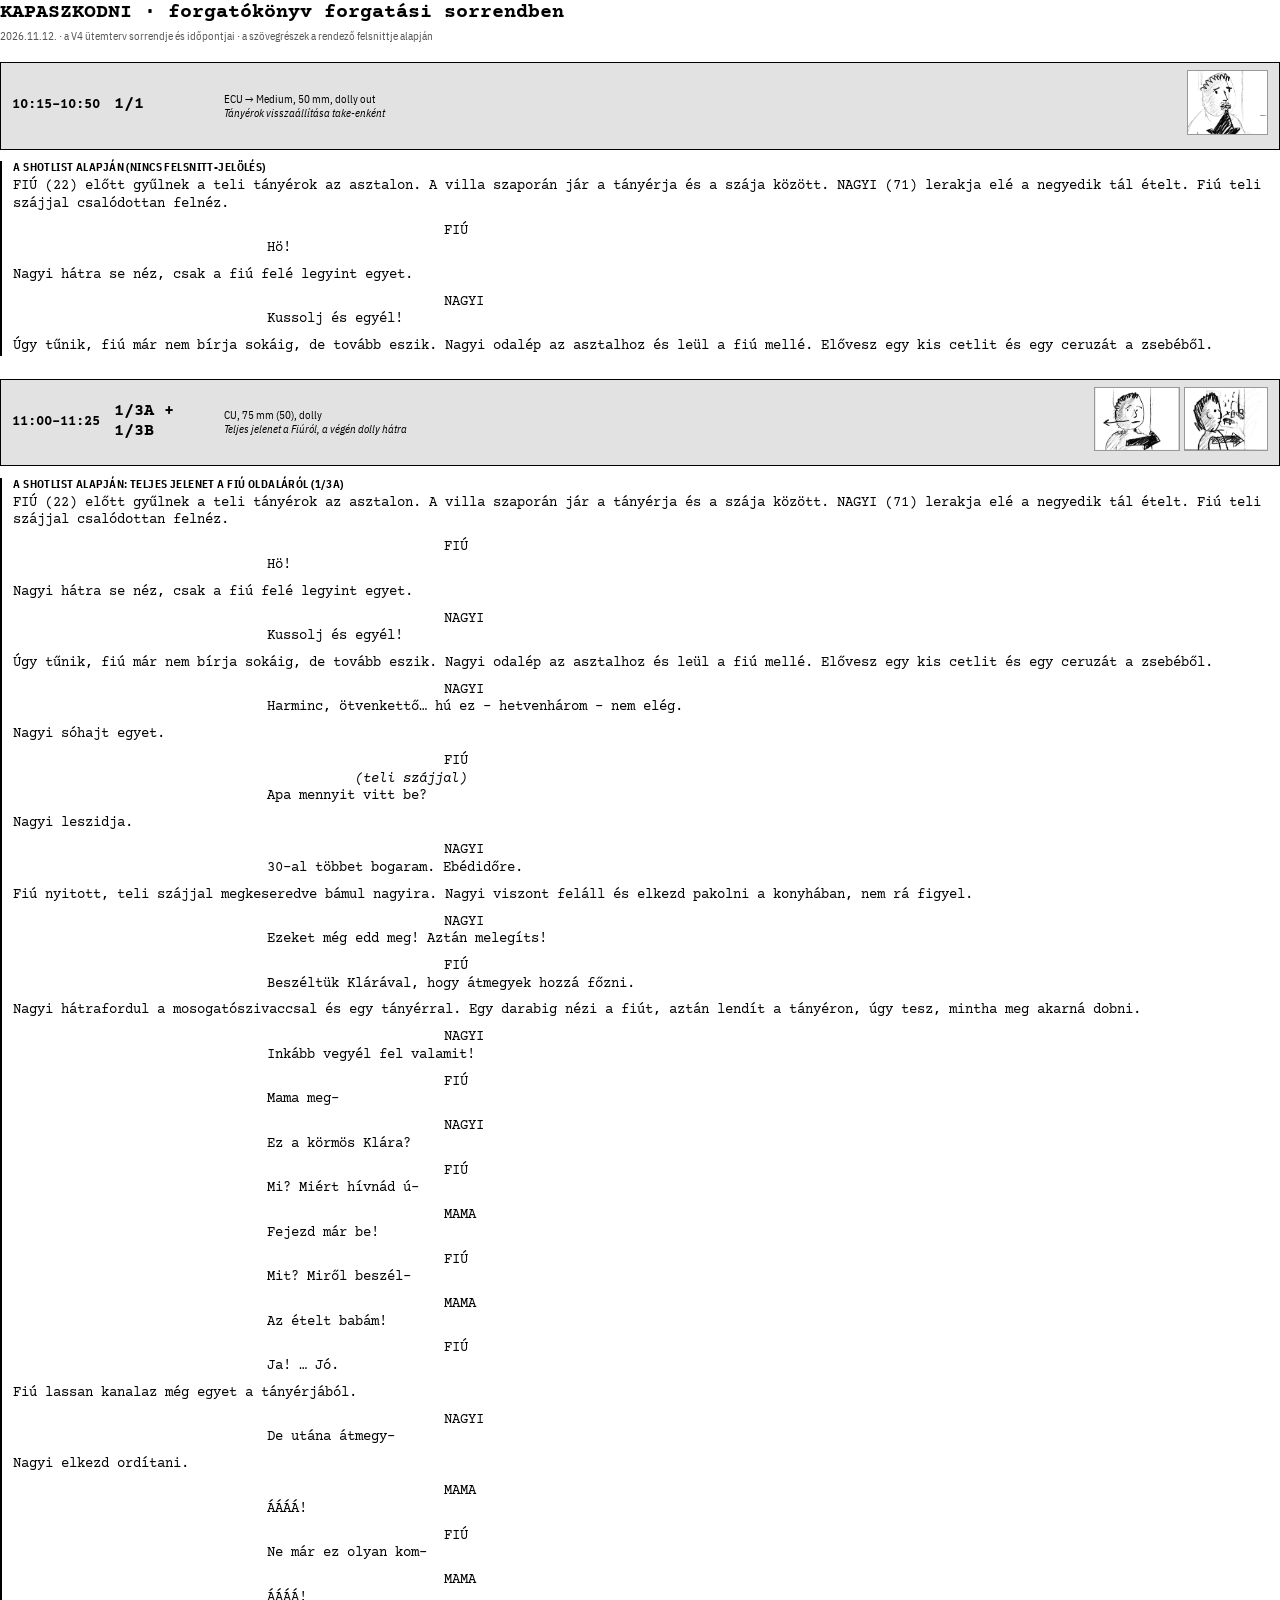
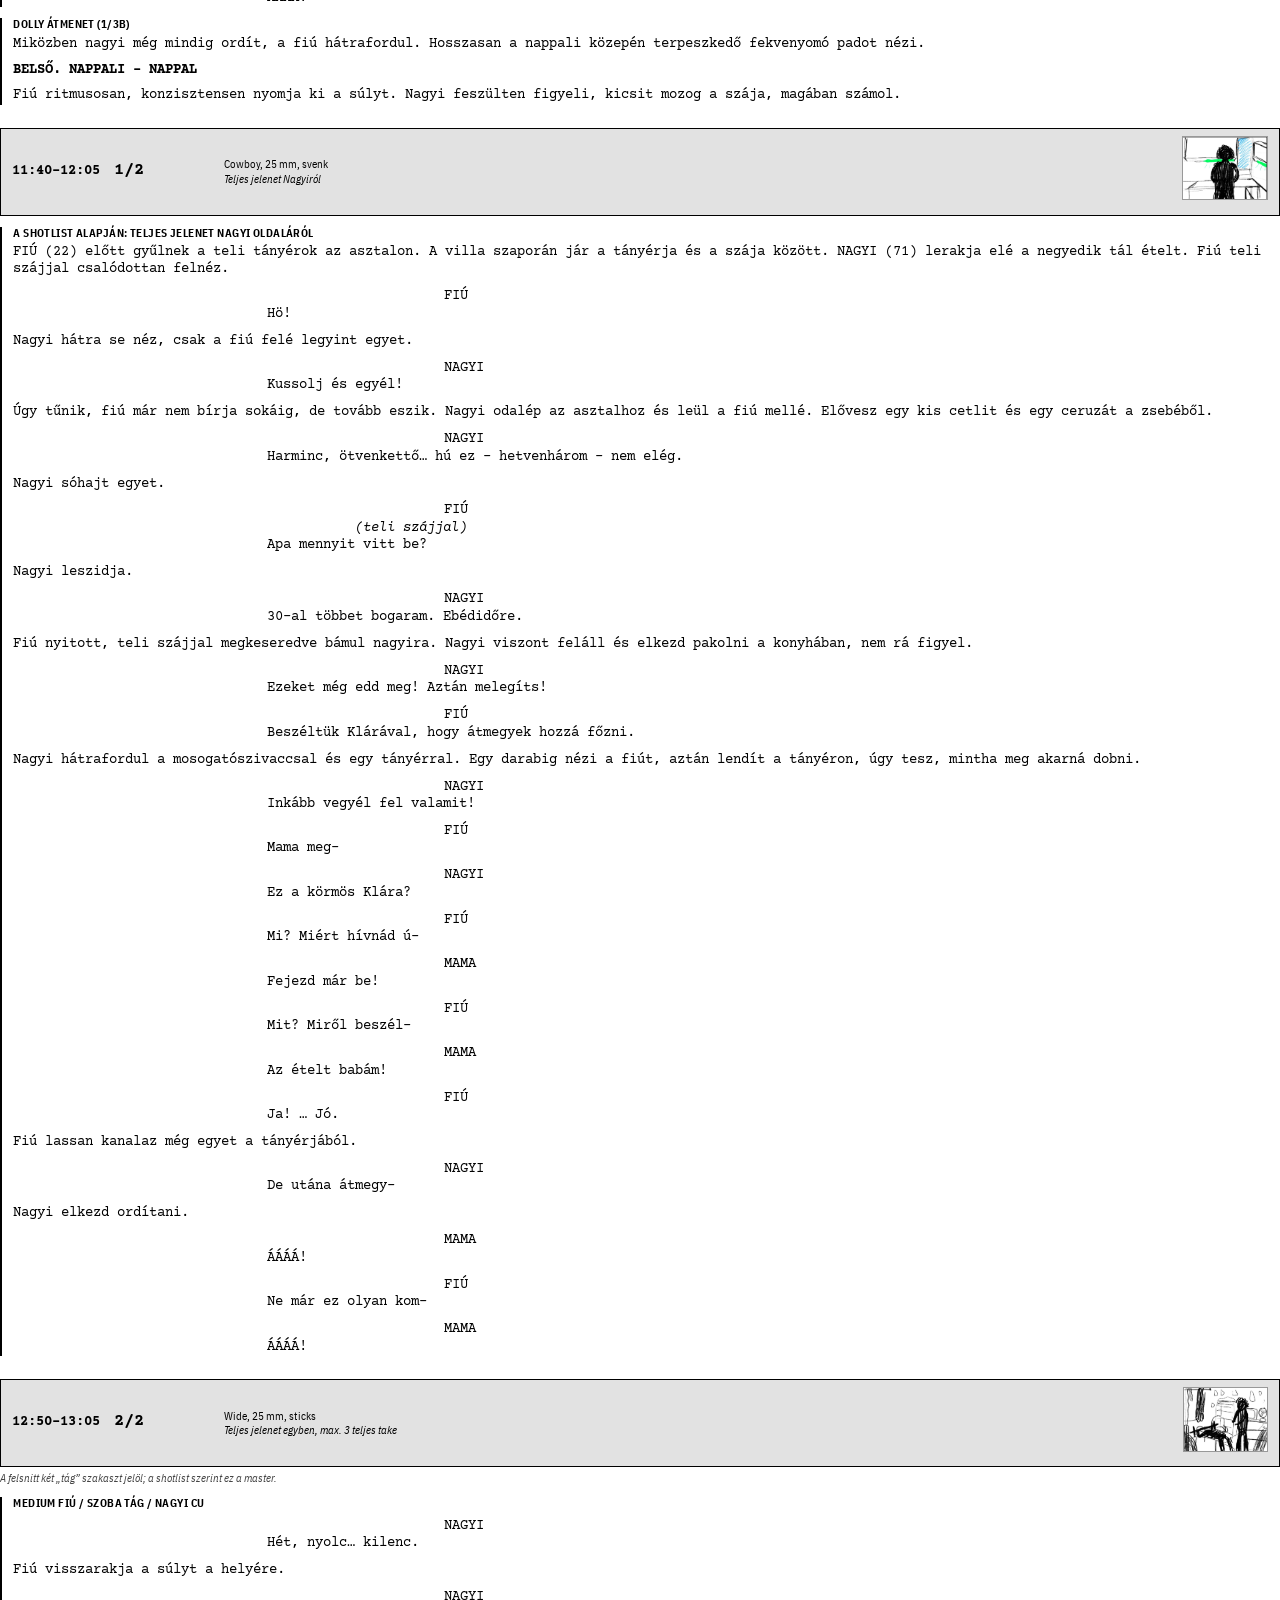
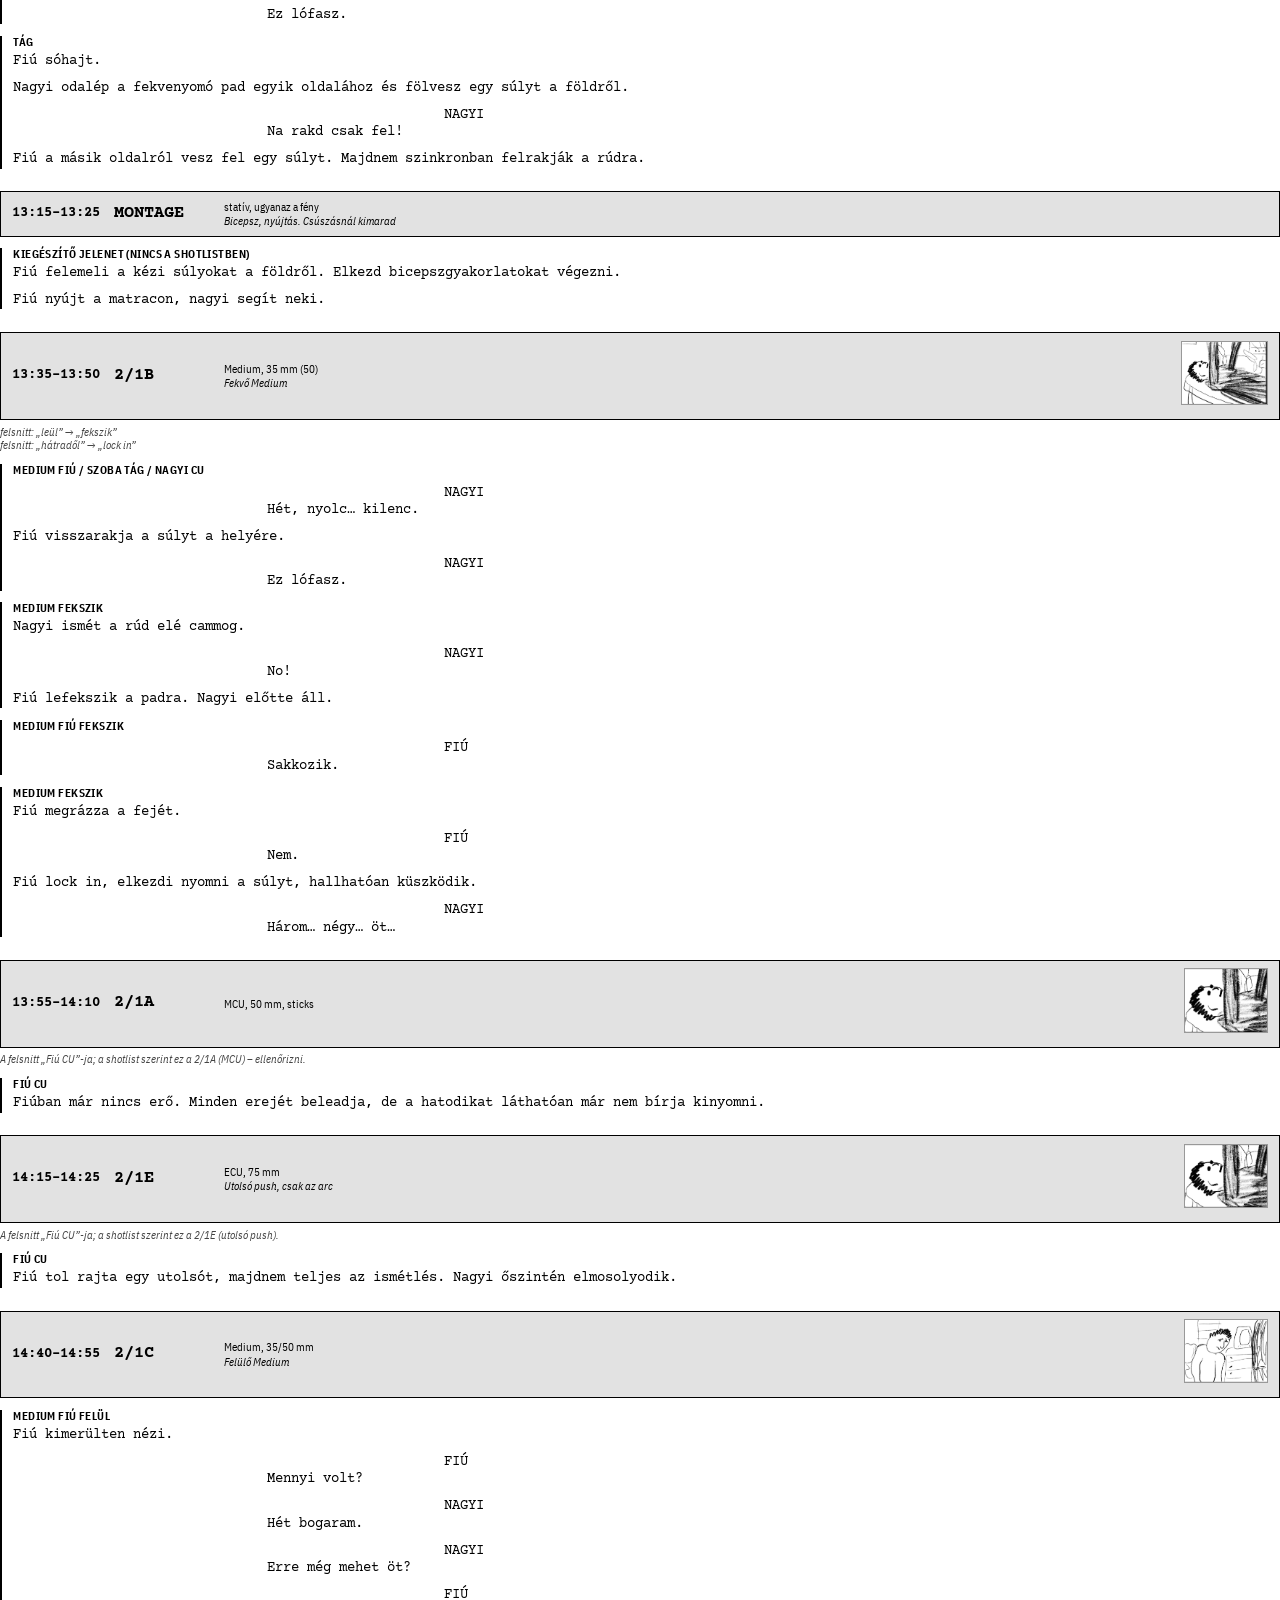
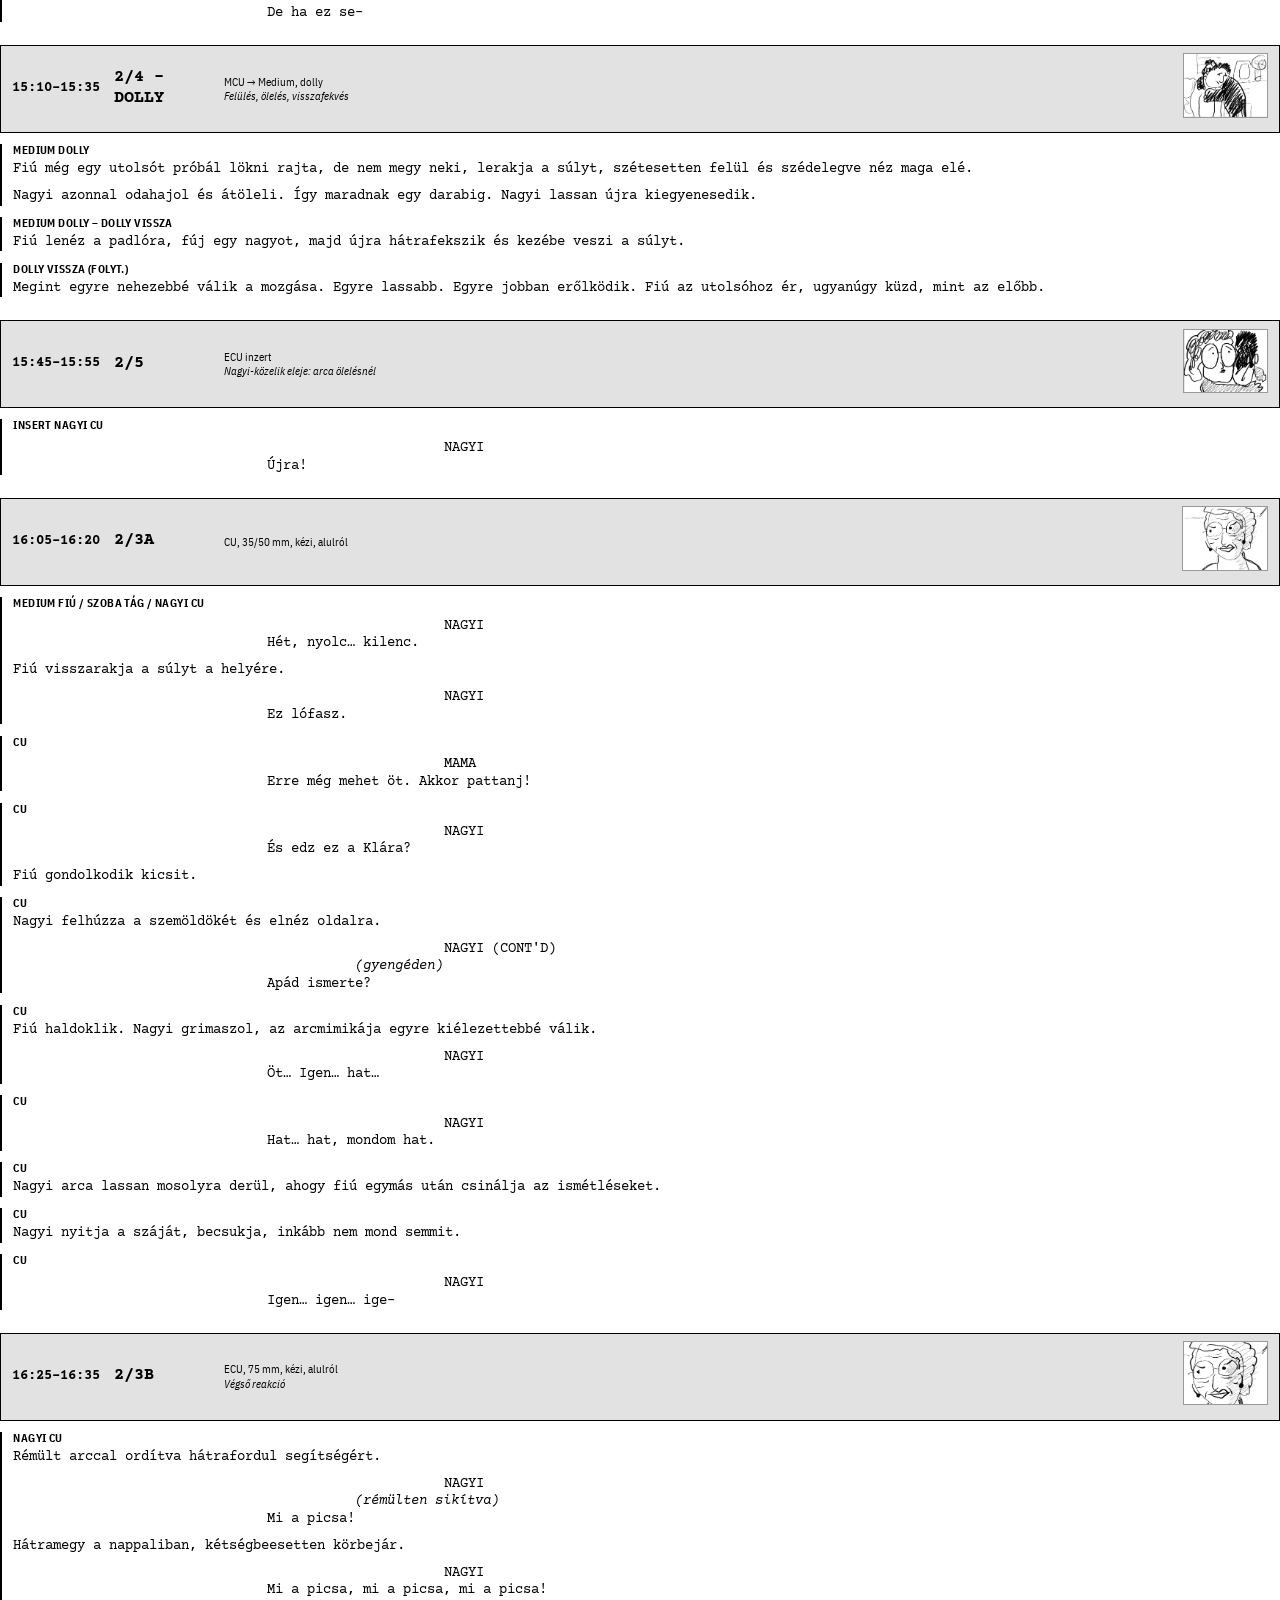
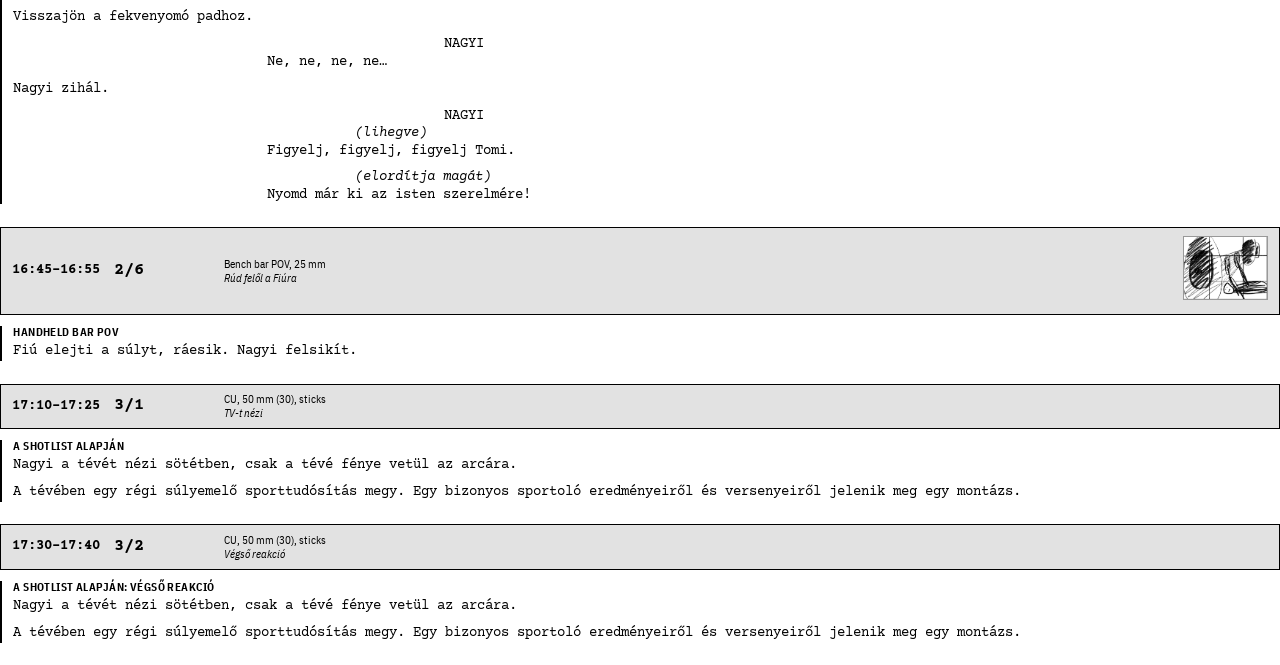
<file: diszpo/forgatokonyv_sorrend.html>
<!doctype html><html lang="hu"><head><meta charset="utf-8"><title>Kapaszkodni – forgatókönyv forgatási sorrendben</title>
<link rel="stylesheet" href="https://fonts.googleapis.com/css2?family=Courier+Prime:ital,wght@0,400;0,700;1,400&family=IBM+Plex+Sans+Condensed:wght@400;600;700&display=swap">
<style>
@page{size:A4;margin:14mm 14mm 16mm}
*{box-sizing:border-box}html,body{margin:0;background:#fff;color:#000}
body{font-family:"Courier Prime","Courier New",monospace;font-size:10.5pt;line-height:1.25}
h1{font-size:15pt;margin:0 0 1mm}.sub{font-family:"IBM Plex Sans Condensed",sans-serif;font-size:8.5pt;color:#555;margin-bottom:5mm}
.shot{margin:0 0 6mm;break-inside:auto}
.shot header{display:grid;grid-template-columns:24mm 26mm 1fr auto;gap:3mm;align-items:center;background:#e2e2e2;border:1.5px solid #000;padding:2mm 3mm;break-after:avoid;break-inside:avoid}
.time{font-weight:700}.id{font-weight:700;font-size:12.5pt}
.setup{font-family:"IBM Plex Sans Condensed",sans-serif;font-size:8.5pt}
.sb img{height:17mm;border:1px solid #999;background:#fff;margin-left:1mm}
.notes{font-family:"IBM Plex Sans Condensed",sans-serif;font-size:8pt;font-style:italic;color:#444;margin:1.5mm 0 0}
.seg{margin:3mm 0 0 0;padding-left:3mm;border-left:2px solid #000}
.lab{break-after:avoid;font-family:"IBM Plex Sans Condensed",sans-serif;font-size:8pt;font-weight:700;text-transform:uppercase;letter-spacing:.04em;margin-bottom:1mm}
.ac{margin:0 0 2.5mm}.ch{margin:2mm 0 0 34%;text-transform:uppercase;break-after:avoid}
.pa{margin:0 0 0 27%;font-style:italic;break-after:avoid}.dl{margin:0 12% 2.5mm 20%}
.shd{font-weight:700;text-transform:uppercase;margin:0 0 2mm}
</style></head><body>
<h1>KAPASZKODNI · forgatókönyv forgatási sorrendben</h1>
<div class="sub">2026.11.12. · a V4 ütemterv sorrendje és időpontjai · a szövegrészek a rendező felsnittje alapján</div>
<section class="shot"><header><div class="time">10:15–10:50</div><div class="id">1/1</div><div class="setup">ECU → Medium, 50 mm, dolly out<br><i>Tányérok visszaállítása take-enként</i></div><div class="sb"><img src="storyboard/1-1.jpg" alt=""></div></header><div class="seg"><div class="lab">a shotlist alapján (nincs felsnitt-jelölés)</div><div class="ac">FIÚ (22) előtt gyűlnek a teli tányérok az asztalon. A villa szaporán jár a tányérja és a szája között. NAGYI (71) lerakja elé a negyedik tál ételt. Fiú teli szájjal csalódottan felnéz.</div><div class="ch">Fiú</div><div class="dl">Hö!</div><div class="ac">Nagyi hátra se néz, csak a fiú felé legyint egyet.</div><div class="ch">Nagyi</div><div class="dl">Kussolj és egyél!</div><div class="ac">Úgy tűnik, fiú már nem bírja sokáig, de tovább eszik. Nagyi odalép az asztalhoz és leül a fiú mellé. Elővesz egy kis cetlit és egy ceruzát a zsebéből.</div></div></section>
<section class="shot"><header><div class="time">11:00–11:25</div><div class="id">1/3A + 1/3B</div><div class="setup">CU, 75 mm (50), dolly<br><i>Teljes jelenet a Fiúról, a végén dolly hátra</i></div><div class="sb"><img src="storyboard/1-3A.jpg" alt=""><img src="storyboard/1-3B.jpg" alt=""></div></header><div class="seg"><div class="lab">a shotlist alapján: teljes jelenet a Fiú oldaláról (1/3A)</div><div class="ac">FIÚ (22) előtt gyűlnek a teli tányérok az asztalon. A villa szaporán jár a tányérja és a szája között. NAGYI (71) lerakja elé a negyedik tál ételt. Fiú teli szájjal csalódottan felnéz.</div><div class="ch">Fiú</div><div class="dl">Hö!</div><div class="ac">Nagyi hátra se néz, csak a fiú felé legyint egyet.</div><div class="ch">Nagyi</div><div class="dl">Kussolj és egyél!</div><div class="ac">Úgy tűnik, fiú már nem bírja sokáig, de tovább eszik. Nagyi odalép az asztalhoz és leül a fiú mellé. Elővesz egy kis cetlit és egy ceruzát a zsebéből.</div><div class="ch">Nagyi</div><div class="dl">Harminc, ötvenkettő… hú ez – hetvenhárom – nem elég.</div><div class="ac">Nagyi sóhajt egyet.</div><div class="ch">Fiú</div><div class="pa">(teli szájjal)</div><div class="dl">Apa mennyit vitt be?</div><div class="ac">Nagyi leszidja.</div><div class="ch">Nagyi</div><div class="dl">30-al többet bogaram. Ebédidőre.</div><div class="ac">Fiú nyitott, teli szájjal megkeseredve bámul nagyira. Nagyi viszont feláll és elkezd pakolni a konyhában, nem rá figyel.</div><div class="ch">Nagyi</div><div class="dl">Ezeket még edd meg! Aztán melegíts!</div><div class="ch">Fiú</div><div class="dl">Beszéltük Klárával, hogy átmegyek hozzá főzni.</div><div class="ac">Nagyi hátrafordul a mosogatószivaccsal és egy tányérral. Egy darabig nézi a fiút, aztán lendít a tányéron, úgy tesz, mintha meg akarná dobni.</div><div class="ch">Nagyi</div><div class="dl">Inkább vegyél fel valamit!</div><div class="ch">Fiú</div><div class="dl">Mama meg–</div><div class="ch">Nagyi</div><div class="dl">Ez a körmös Klára?</div><div class="ch">Fiú</div><div class="dl">Mi? Miért hívnád ú-</div><div class="ch">Mama</div><div class="dl">Fejezd már be!</div><div class="ch">Fiú</div><div class="dl">Mit? Miről beszél-</div><div class="ch">Mama</div><div class="dl">Az ételt babám!</div><div class="ch">Fiú</div><div class="dl">Ja! … Jó.</div><div class="ac">Fiú lassan kanalaz még egyet a tányérjából.</div><div class="ch">Nagyi</div><div class="dl">De utána átmegy-</div><div class="ac">Nagyi elkezd ordítani.</div><div class="ch">Mama</div><div class="dl">ÁÁÁÁ!</div><div class="ch">Fiú</div><div class="dl">Ne már ez olyan kom–</div><div class="ch">Mama</div><div class="dl">ÁÁÁÁ!</div></div><div class="seg"><div class="lab">Dolly átmenet (1/3B)</div><div class="ac">Miközben nagyi még mindig ordít, a fiú hátrafordul. Hosszasan a nappali közepén terpeszkedő fekvenyomó padot nézi.</div><div class="shd">BELSŐ. NAPPALI – NAPPAL</div><div class="ac">Fiú ritmusosan, konzisztensen nyomja ki a súlyt. Nagyi feszülten figyeli, kicsit mozog a szája, magában számol.</div></div></section>
<section class="shot"><header><div class="time">11:40–12:05</div><div class="id">1/2</div><div class="setup">Cowboy, 25 mm, svenk<br><i>Teljes jelenet Nagyiról</i></div><div class="sb"><img src="storyboard/1-2.jpg" alt=""></div></header><div class="seg"><div class="lab">a shotlist alapján: teljes jelenet Nagyi oldaláról</div><div class="ac">FIÚ (22) előtt gyűlnek a teli tányérok az asztalon. A villa szaporán jár a tányérja és a szája között. NAGYI (71) lerakja elé a negyedik tál ételt. Fiú teli szájjal csalódottan felnéz.</div><div class="ch">Fiú</div><div class="dl">Hö!</div><div class="ac">Nagyi hátra se néz, csak a fiú felé legyint egyet.</div><div class="ch">Nagyi</div><div class="dl">Kussolj és egyél!</div><div class="ac">Úgy tűnik, fiú már nem bírja sokáig, de tovább eszik. Nagyi odalép az asztalhoz és leül a fiú mellé. Elővesz egy kis cetlit és egy ceruzát a zsebéből.</div><div class="ch">Nagyi</div><div class="dl">Harminc, ötvenkettő… hú ez – hetvenhárom – nem elég.</div><div class="ac">Nagyi sóhajt egyet.</div><div class="ch">Fiú</div><div class="pa">(teli szájjal)</div><div class="dl">Apa mennyit vitt be?</div><div class="ac">Nagyi leszidja.</div><div class="ch">Nagyi</div><div class="dl">30-al többet bogaram. Ebédidőre.</div><div class="ac">Fiú nyitott, teli szájjal megkeseredve bámul nagyira. Nagyi viszont feláll és elkezd pakolni a konyhában, nem rá figyel.</div><div class="ch">Nagyi</div><div class="dl">Ezeket még edd meg! Aztán melegíts!</div><div class="ch">Fiú</div><div class="dl">Beszéltük Klárával, hogy átmegyek hozzá főzni.</div><div class="ac">Nagyi hátrafordul a mosogatószivaccsal és egy tányérral. Egy darabig nézi a fiút, aztán lendít a tányéron, úgy tesz, mintha meg akarná dobni.</div><div class="ch">Nagyi</div><div class="dl">Inkább vegyél fel valamit!</div><div class="ch">Fiú</div><div class="dl">Mama meg–</div><div class="ch">Nagyi</div><div class="dl">Ez a körmös Klára?</div><div class="ch">Fiú</div><div class="dl">Mi? Miért hívnád ú-</div><div class="ch">Mama</div><div class="dl">Fejezd már be!</div><div class="ch">Fiú</div><div class="dl">Mit? Miről beszél-</div><div class="ch">Mama</div><div class="dl">Az ételt babám!</div><div class="ch">Fiú</div><div class="dl">Ja! … Jó.</div><div class="ac">Fiú lassan kanalaz még egyet a tányérjából.</div><div class="ch">Nagyi</div><div class="dl">De utána átmegy-</div><div class="ac">Nagyi elkezd ordítani.</div><div class="ch">Mama</div><div class="dl">ÁÁÁÁ!</div><div class="ch">Fiú</div><div class="dl">Ne már ez olyan kom–</div><div class="ch">Mama</div><div class="dl">ÁÁÁÁ!</div></div></section>
<section class="shot"><header><div class="time">12:50–13:05</div><div class="id">2/2</div><div class="setup">Wide, 25 mm, sticks<br><i>Teljes jelenet egyben, max. 3 teljes take</i></div><div class="sb"><img src="storyboard/2-2.jpg" alt=""></div></header><div class="notes">A felsnitt két „tág” szakaszt jelöl; a shotlist szerint ez a master.</div><div class="seg"><div class="lab">Medium fiú / Szoba tág / Nagyi CU</div><div class="ch">Nagyi</div><div class="dl">Hét, nyolc… kilenc.</div><div class="ac">Fiú visszarakja a súlyt a helyére.</div><div class="ch">Nagyi</div><div class="dl">Ez lófasz.</div></div><div class="seg"><div class="lab">tág</div><div class="ac">Fiú sóhajt.</div><div class="ac">Nagyi odalép a fekvenyomó pad egyik oldalához és fölvesz egy súlyt a földről.</div><div class="ch">Nagyi</div><div class="dl">Na rakd csak fel!</div><div class="ac">Fiú a másik oldalról vesz fel egy súlyt. Majdnem szinkronban felrakják a rúdra.</div></div></section>
<section class="shot"><header><div class="time">13:15–13:25</div><div class="id">MONTAGE</div><div class="setup">statív, ugyanaz a fény<br><i>Bicepsz, nyújtás. Csúszásnál kimarad</i></div><div class="sb"></div></header><div class="seg"><div class="lab">kiegészítő jelenet (nincs a shotlistben)</div><div class="ac">Fiú felemeli a kézi súlyokat a földről. Elkezd bicepszgyakorlatokat végezni.</div><div class="ac">Fiú nyújt a matracon, nagyi segít neki.</div></div></section>
<section class="shot"><header><div class="time">13:35–13:50</div><div class="id">2/1B</div><div class="setup">Medium, 35 mm (50)<br><i>Fekvő Medium</i></div><div class="sb"><img src="storyboard/2-1B.jpg" alt=""></div></header><div class="notes">felsnitt: „leül” → „fekszik”<br>felsnitt: „hátradől” → „lock in”</div><div class="seg"><div class="lab">Medium fiú / Szoba tág / Nagyi CU</div><div class="ch">Nagyi</div><div class="dl">Hét, nyolc… kilenc.</div><div class="ac">Fiú visszarakja a súlyt a helyére.</div><div class="ch">Nagyi</div><div class="dl">Ez lófasz.</div></div><div class="seg"><div class="lab">Medium fekszik</div><div class="ac">Nagyi ismét a rúd elé cammog.</div><div class="ch">Nagyi</div><div class="dl">No!</div><div class="ac">Fiú lefekszik a padra. Nagyi előtte áll.</div></div><div class="seg"><div class="lab">Medium fiú fekszik</div><div class="ch">Fiú</div><div class="dl">Sakkozik.</div></div><div class="seg"><div class="lab">Medium fekszik</div><div class="ac">Fiú megrázza a fejét.</div><div class="ch">Fiú</div><div class="dl">Nem.</div><div class="ac">Fiú lock in, elkezdi nyomni a súlyt, hallhatóan küszködik.</div><div class="ch">Nagyi</div><div class="dl">Három… négy… öt…</div></div></section>
<section class="shot"><header><div class="time">13:55–14:10</div><div class="id">2/1A</div><div class="setup">MCU, 50 mm, sticks</div><div class="sb"><img src="storyboard/2-1A.jpg" alt=""></div></header><div class="notes">A felsnitt „Fiú CU”-ja; a shotlist szerint ez a 2/1A (MCU) – ellenőrizni.</div><div class="seg"><div class="lab">Fiú CU</div><div class="ac">Fiúban már nincs erő. Minden erejét beleadja, de a hatodikat láthatóan már nem bírja kinyomni.</div></div></section>
<section class="shot"><header><div class="time">14:15–14:25</div><div class="id">2/1E</div><div class="setup">ECU, 75 mm<br><i>Utolsó push, csak az arc</i></div><div class="sb"><img src="storyboard/2-1E.jpg" alt=""></div></header><div class="notes">A felsnitt „Fiú CU”-ja; a shotlist szerint ez a 2/1E (utolsó push).</div><div class="seg"><div class="lab">Fiú CU</div><div class="ac">Fiú tol rajta egy utolsót, majdnem teljes az ismétlés. Nagyi őszintén elmosolyodik.</div></div></section>
<section class="shot"><header><div class="time">14:40–14:55</div><div class="id">2/1C</div><div class="setup">Medium, 35/50 mm<br><i>Felülő Medium</i></div><div class="sb"><img src="storyboard/2-1C.jpg" alt=""></div></header><div class="seg"><div class="lab">Medium fiú felül</div><div class="ac">Fiú kimerülten nézi.</div><div class="ch">Fiú</div><div class="dl">Mennyi volt?</div><div class="ch">Nagyi</div><div class="dl">Hét bogaram.</div><div class="ch">Nagyi</div><div class="dl">Erre még mehet öt?</div><div class="ch">Fiú</div><div class="dl">De ha ez se–</div></div></section>
<section class="shot"><header><div class="time">15:10–15:35</div><div class="id">2/4 – DOLLY</div><div class="setup">MCU → Medium, dolly<br><i>Felülés, ölelés, visszafekvés</i></div><div class="sb"><img src="storyboard/2-4.jpg" alt=""></div></header><div class="seg"><div class="lab">Medium DOLLY</div><div class="ac">Fiú még egy utolsót próbál lökni rajta, de nem megy neki, lerakja a súlyt, szétesetten felül és szédelegve néz maga elé.</div><div class="ac">Nagyi azonnal odahajol és átöleli. Így maradnak egy darabig. Nagyi lassan újra kiegyenesedik.</div></div><div class="seg"><div class="lab">Medium DOLLY – dolly vissza</div><div class="ac">Fiú lenéz a padlóra, fúj egy nagyot, majd újra hátrafekszik és kezébe veszi a súlyt.</div></div><div class="seg"><div class="lab">dolly vissza (folyt.)</div><div class="ac">Megint egyre nehezebbé válik a mozgása. Egyre lassabb. Egyre jobban erőlködik. Fiú az utolsóhoz ér, ugyanúgy küzd, mint az előbb.</div></div></section>
<section class="shot"><header><div class="time">15:45–15:55</div><div class="id">2/5</div><div class="setup">ECU inzert<br><i>Nagyi-közelik eleje: arca ölelésnél</i></div><div class="sb"><img src="storyboard/2-5.jpg" alt=""></div></header><div class="seg"><div class="lab">insert Nagyi CU</div><div class="ch">Nagyi</div><div class="dl">Újra!</div></div></section>
<section class="shot"><header><div class="time">16:05–16:20</div><div class="id">2/3A</div><div class="setup">CU, 35/50 mm, kézi, alulról</div><div class="sb"><img src="storyboard/2-3A.jpg" alt=""></div></header><div class="seg"><div class="lab">Medium fiú / Szoba tág / Nagyi CU</div><div class="ch">Nagyi</div><div class="dl">Hét, nyolc… kilenc.</div><div class="ac">Fiú visszarakja a súlyt a helyére.</div><div class="ch">Nagyi</div><div class="dl">Ez lófasz.</div></div><div class="seg"><div class="lab">CU</div><div class="ch">Mama</div><div class="dl">Erre még mehet öt. Akkor pattanj!</div></div><div class="seg"><div class="lab">CU</div><div class="ch">Nagyi</div><div class="dl">És edz ez a Klára?</div><div class="ac">Fiú gondolkodik kicsit.</div></div><div class="seg"><div class="lab">CU</div><div class="ac">Nagyi felhúzza a szemöldökét és elnéz oldalra.</div><div class="ch">Nagyi (cont&#x27;d)</div><div class="pa">(gyengéden)</div><div class="dl">Apád ismerte?</div></div><div class="seg"><div class="lab">CU</div><div class="ac">Fiú haldoklik. Nagyi grimaszol, az arcmimikája egyre kiélezettebbé válik.</div><div class="ch">Nagyi</div><div class="dl">Öt… Igen… hat…</div></div><div class="seg"><div class="lab">CU</div><div class="ch">Nagyi</div><div class="dl">Hat… hat, mondom hat.</div></div><div class="seg"><div class="lab">CU</div><div class="ac">Nagyi arca lassan mosolyra derül, ahogy fiú egymás után csinálja az ismétléseket.</div></div><div class="seg"><div class="lab">CU</div><div class="ac">Nagyi nyitja a száját, becsukja, inkább nem mond semmit.</div></div><div class="seg"><div class="lab">CU</div><div class="ch">Nagyi</div><div class="dl">Igen… igen… ige–</div></div></section>
<section class="shot"><header><div class="time">16:25–16:35</div><div class="id">2/3B</div><div class="setup">ECU, 75 mm, kézi, alulról<br><i>Végső reakció</i></div><div class="sb"><img src="storyboard/2-3B.jpg" alt=""></div></header><div class="seg"><div class="lab">Nagyi CU</div><div class="ac">Rémült arccal ordítva hátrafordul segítségért.</div><div class="ch">Nagyi</div><div class="pa">(rémülten sikítva)</div><div class="dl">Mi a picsa!</div><div class="ac">Hátramegy a nappaliban, kétségbeesetten körbejár.</div><div class="ch">Nagyi</div><div class="dl">Mi a picsa, mi a picsa, mi a picsa!</div><div class="ac">Visszajön a fekvenyomó padhoz.</div><div class="ch">Nagyi</div><div class="dl">Ne, ne, ne, ne…</div><div class="ac">Nagyi zihál.</div><div class="ch">Nagyi</div><div class="pa">(lihegve)</div><div class="dl">Figyelj, figyelj, figyelj Tomi.</div><div class="pa">(elordítja magát)</div><div class="dl">Nyomd már ki az isten szerelmére!</div></div></section>
<section class="shot"><header><div class="time">16:45–16:55</div><div class="id">2/6</div><div class="setup">Bench bar POV, 25 mm<br><i>Rúd felől a Fiúra</i></div><div class="sb"><img src="storyboard/2-6.jpg" alt=""></div></header><div class="seg"><div class="lab">Handheld bar POV</div><div class="ac">Fiú elejti a súlyt, ráesik. Nagyi felsikít.</div></div></section>
<section class="shot"><header><div class="time">17:10–17:25</div><div class="id">3/1</div><div class="setup">CU, 50 mm (30), sticks<br><i>TV-t nézi</i></div><div class="sb"></div></header><div class="seg"><div class="lab">a shotlist alapján</div><div class="ac">Nagyi a tévét nézi sötétben, csak a tévé fénye vetül az arcára.</div><div class="ac">A tévében egy régi súlyemelő sporttudósítás megy. Egy bizonyos sportoló eredményeiről és versenyeiről jelenik meg egy montázs.</div></div></section>
<section class="shot"><header><div class="time">17:30–17:40</div><div class="id">3/2</div><div class="setup">CU, 50 mm (30), sticks<br><i>Végső reakció</i></div><div class="sb"></div></header><div class="seg"><div class="lab">a shotlist alapján: végső reakció</div><div class="ac">Nagyi a tévét nézi sötétben, csak a tévé fénye vetül az arcára.</div><div class="ac">A tévében egy régi súlyemelő sporttudósítás megy. Egy bizonyos sportoló eredményeiről és versenyeiről jelenik meg egy montázs.</div></div></section>
</body></html>
</file>
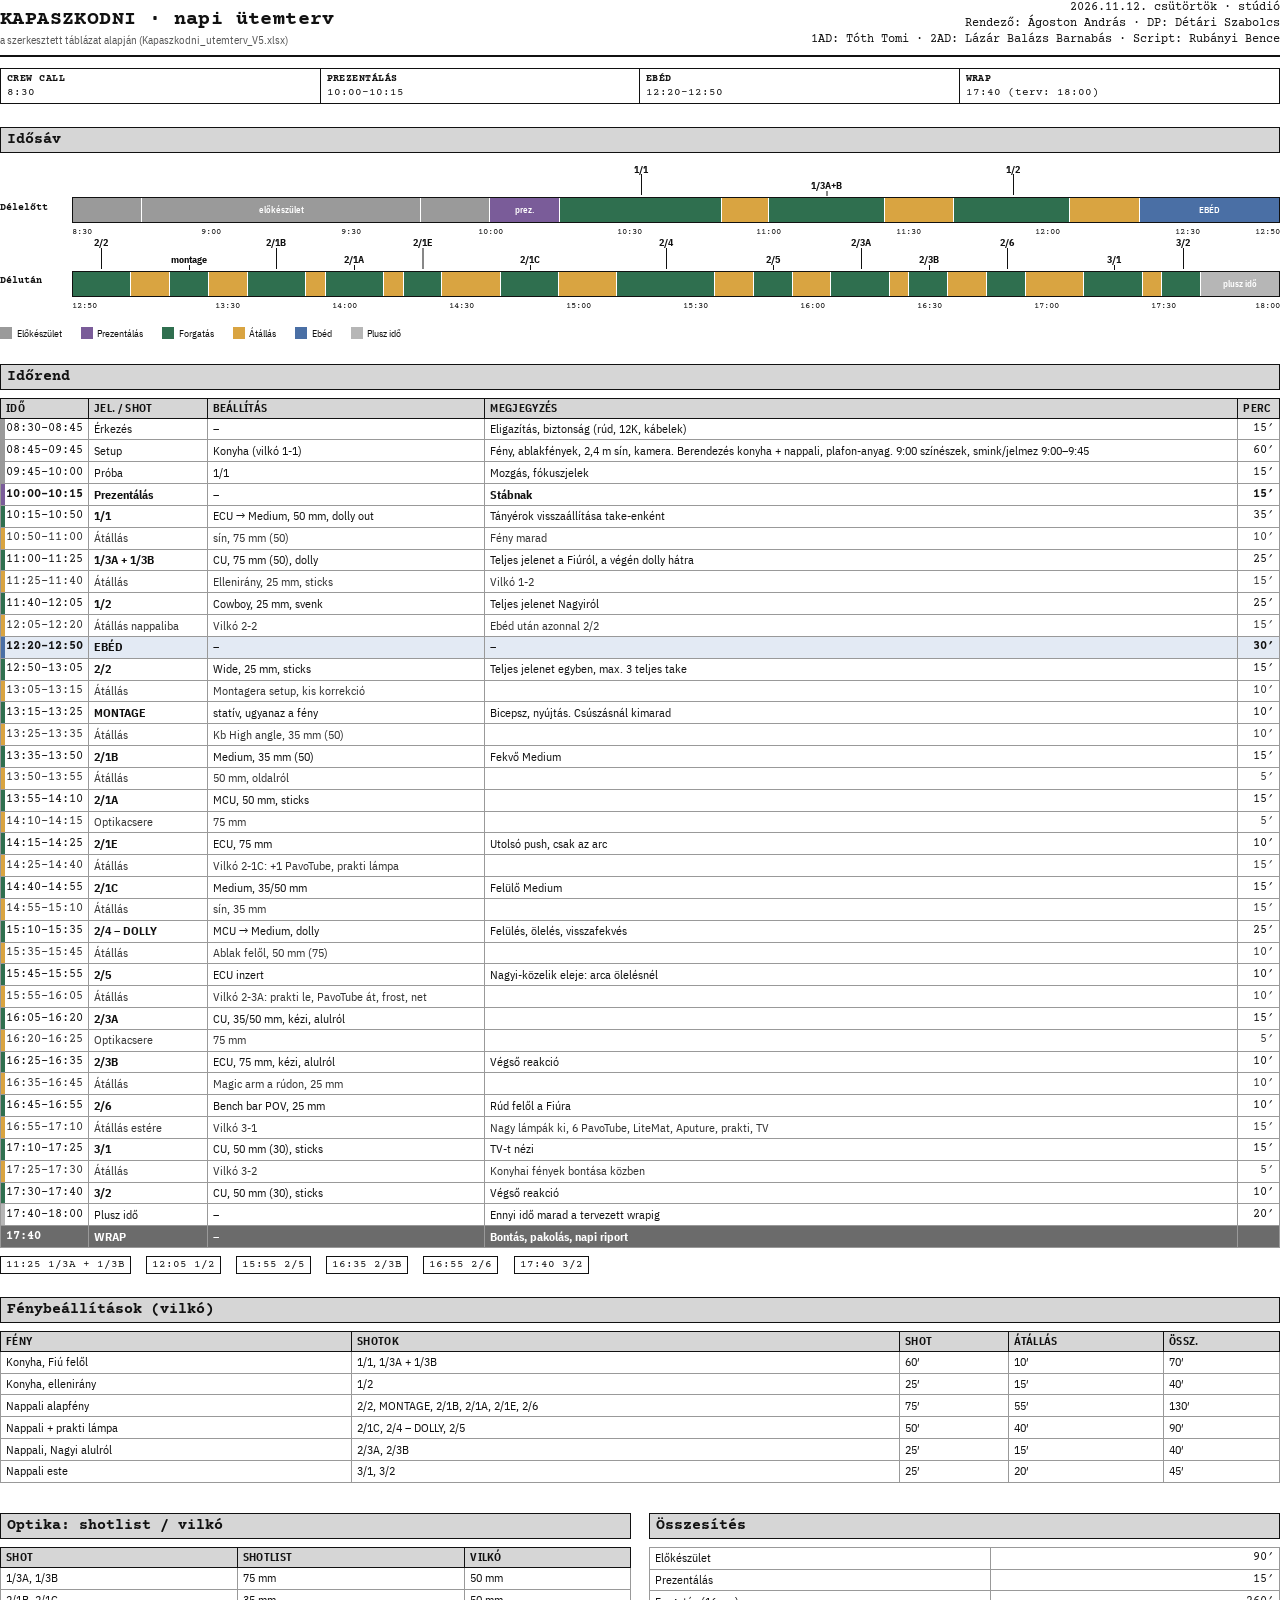
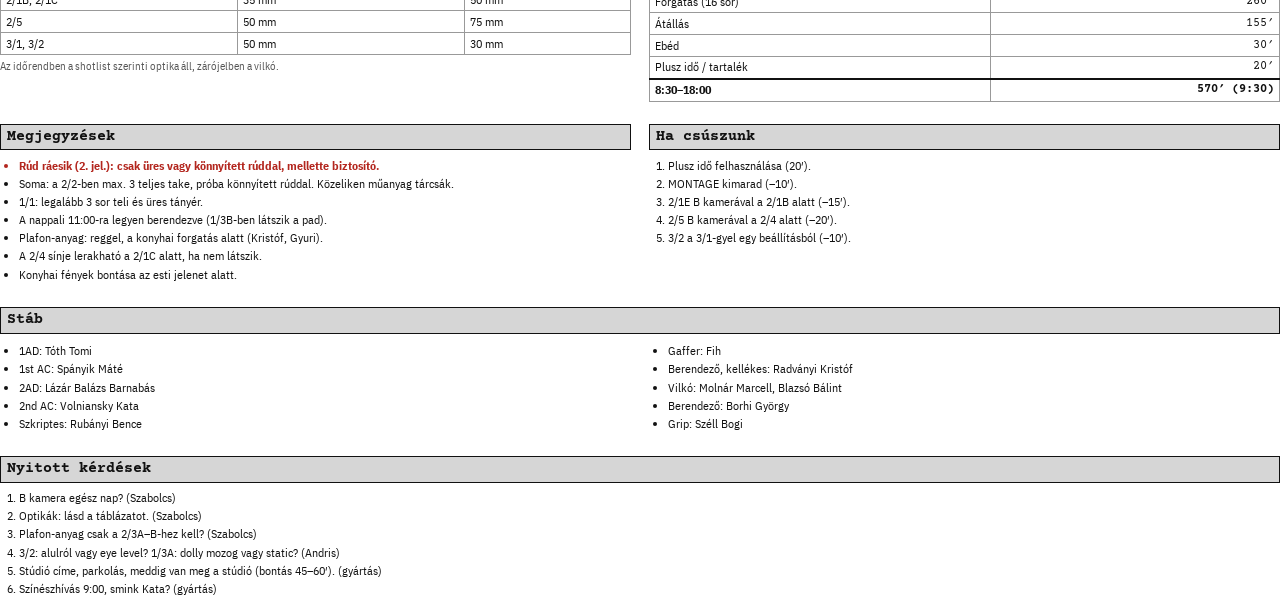
<file: diszpo/utemterv.html>
<!doctype html>
<html lang="hu">
<head>
<meta charset="utf-8">
<title>Kapaszkodni – napi ütemterv (tervezet)</title>
<link rel="stylesheet" href="https://fonts.googleapis.com/css2?family=Courier+Prime:wght@400;700&family=IBM+Plex+Sans+Condensed:wght@400;500;600;700&display=swap">
<style>
/* A4 napi ütemterv: idősáv, időrend, beállítások, megjegyzések. */
@page{size:A4;margin:11mm 11mm 13mm}
:root{--ink:#111;--muted:#555;--line:#999;--bar:#d6d6d6;--soft:#efefef;
  --prep:#9a9a9a;--shoot:#2f6f4f;--move:#d9a441;--lunch:#4a6fa5;--res:#b6b6b6;--pres:#7a5c99;--wrap:#6b6b6b;--red:#b3261e}
*{box-sizing:border-box}
html,body{margin:0;background:#fff;color:var(--ink)}
body{font-family:"IBM Plex Sans Condensed","Arial Narrow",Arial,sans-serif;font-size:9pt;line-height:1.32}
h1{font-family:"Courier Prime",monospace;font-size:15pt;margin:0;letter-spacing:.02em;white-space:nowrap}
h2{font-family:"Courier Prime",monospace;font-size:11.5pt;margin:6mm 0 2mm;padding:2px 6px;background:var(--bar);border:1px solid var(--ink)}
h3{font-size:10pt;margin:3mm 0 1mm}
p{margin:0 0 2mm}
.head{display:grid;grid-template-columns:1fr auto;gap:4mm;align-items:end;border-bottom:2px solid var(--ink);padding-bottom:2mm}
.head .meta{font-family:"Courier Prime",monospace;font-size:9pt;text-align:right}
.draft{display:inline-block;font-family:"Courier Prime",monospace;font-weight:700;color:var(--red);border:1.5px solid var(--red);padding:1px 6px;font-size:8.5pt;margin-top:2mm}
.key{border:1.5px solid var(--ink);padding:3mm 4mm;margin-top:4mm;background:var(--soft)}
.key b{font-weight:700}
table{border-collapse:collapse;width:100%}
th,td{border:1px solid var(--line);padding:2.5px 5px;vertical-align:top;text-align:left}
th{background:var(--bar);border-color:var(--ink);font-size:8pt;text-transform:uppercase;letter-spacing:.03em}
thead{display:table-header-group}
tr{break-inside:avoid}
td.t{white-space:nowrap;font-family:"Courier Prime",monospace;width:21mm}
td.d{white-space:nowrap;text-align:right;font-family:"Courier Prime",monospace;width:11mm}
tr.k-shoot td.task{font-weight:700}
tr.k-shoot td:first-child{box-shadow:inset 4px 0 0 var(--shoot)}
tr.k-move td:first-child{box-shadow:inset 4px 0 0 var(--move)}
tr.k-prep td:first-child{box-shadow:inset 4px 0 0 var(--prep)}
tr.k-res td:first-child{box-shadow:inset 4px 0 0 var(--res)}
tr.k-wrap td:first-child{box-shadow:inset 4px 0 0 var(--wrap)}
tr.k-lunch td{background:#e3eaf4;font-weight:700}
tr.k-lunch td:first-child{box-shadow:inset 4px 0 0 var(--lunch)}
tr.k-move td{color:#333}
.warn{color:var(--red);font-weight:700}
.small{font-size:8pt;color:var(--muted)}
/* idősáv */
.tl{margin:3mm 0 1mm;display:grid;gap:3mm}
.tl .half{display:grid;grid-template-columns:17mm 1fr;gap:2mm;align-items:end}
.tl .hname{font-family:"Courier Prime",monospace;font-size:7.5pt;font-weight:700;padding-bottom:6.5mm}
.tl .labs{position:relative;height:8.5mm}
.tl .labs span{position:absolute;transform:translateX(-50%);font-size:7.2pt;font-weight:700;white-space:nowrap;line-height:1}
.tl .labs span.lo{top:4.4mm}
.tl .labs span.hi{top:0}
.tl .labs span::after{content:"";position:absolute;left:50%;top:100%;border-left:1px solid var(--ink)}
.tl .labs span.hi::after{height:5.6mm}
.tl .labs span.lo::after{height:1.4mm}
.tl .bar{display:flex;height:7mm;border:1px solid var(--ink)}
.tl .seg{height:100%;border-right:1px solid #fff;display:flex;align-items:center;justify-content:center;color:#fff;font-size:7pt;font-weight:600;overflow:hidden;white-space:nowrap}
.tl .seg:last-child{border-right:0}
.tl .ticks{position:relative;height:4mm;font-family:"Courier Prime",monospace;font-size:7pt}
.tl .ticks span{position:absolute;transform:translateX(-50%);top:.8mm}
.tl .ticks span.first{transform:none}
.tl .ticks span.last{transform:translateX(-100%)}
.legend{display:flex;flex-wrap:wrap;gap:3mm 5mm;font-size:7.8pt;margin-top:1mm}
.legend i{display:inline-block;width:3.2mm;height:3.2mm;vertical-align:-0.5mm;margin-right:1.2mm}
.check{display:flex;flex-wrap:wrap;gap:1.5mm 4mm;font-family:"Courier Prime",monospace;font-size:8.3pt;margin-top:2mm}
.check span{border:1px solid var(--ink);padding:1px 5px}
.cols{display:grid;grid-template-columns:1fr 1fr;gap:5mm}
ul,ol{margin:0 0 2mm;padding-left:5mm}
li{margin:0.6mm 0}
.sum td:last-child{text-align:right;font-family:"Courier Prime",monospace;white-space:nowrap}
.sum tr.tot td{font-weight:700;border-top:2px solid var(--ink)}
.pb{break-before:page}
.avoid{break-inside:avoid}
</style>
</head>
<body>
<style>
tr.k-pres td:first-child{box-shadow:inset 4px 0 0 var(--pres)}
tr.k-pres td{font-weight:700}
tr.k-wrapmark td{background:var(--wrap);color:#fff;font-weight:700}
.info{display:grid;grid-template-columns:repeat(4,1fr);border:1.5px solid var(--ink);margin-top:3mm;font-family:"Courier Prime",monospace;font-size:8.6pt}
.info div{padding:3px 6px;border-right:1px solid var(--ink)}
.info div:last-child{border-right:0}
.info b{display:block;font-size:7.4pt;text-transform:uppercase;letter-spacing:.05em}
.notes{margin:0;padding-left:5mm}
.notes li{margin:.6mm 0}
</style>

<div class="head">
  <div>
    <h1>KAPASZKODNI · napi ütemterv</h1>
    <div class="small" id="src"></div>
  </div>
  <div class="meta">2026.11.12. csütörtök · stúdió<br>Rendező: Ágoston András · DP: Détári Szabolcs<br><span id="crewline"></span></div>
</div>
<div class="info">
  <div><b>Crew call</b><span id="i-call"></span></div>
  <div><b>Prezentálás</b><span id="i-pres"></span></div>
  <div><b>Ebéd</b><span id="i-lunch"></span></div>
  <div><b>Wrap</b><span id="i-wrap"></span></div>
</div>

<h2>Idősáv</h2>
<div class="tl">
  <div id="tlhalves"></div>
  <div class="legend">
    <span><i style="background:var(--prep)"></i>Előkészület</span>
    <span><i style="background:var(--pres)"></i>Prezentálás</span>
    <span><i style="background:var(--shoot)"></i>Forgatás</span>
    <span><i style="background:var(--move)"></i>Átállás</span>
    <span><i style="background:var(--lunch)"></i>Ebéd</span>
    <span><i style="background:var(--res)"></i>Plusz idő</span>
  </div>
</div>

<h2>Időrend</h2>
<table>
  <thead><tr><th>Idő</th><th>Jel. / shot</th><th>Beállítás</th><th>Megjegyzés</th><th>Perc</th></tr></thead>
  <tbody id="rows"></tbody>
</table>
<div class="check" id="check" style="margin-top:2mm"></div>

<h2>Fénybeállítások (vilkó)</h2>
<table>
  <thead><tr><th>Fény</th><th>Shotok</th><th>Shot</th><th>Átállás</th><th>Össz.</th></tr></thead>
  <tbody id="setups"></tbody>
</table>

<div class="cols" style="margin-top:2mm">
<div class="avoid">
<h2>Optika: shotlist / vilkó</h2>
<table>
  <thead><tr><th>Shot</th><th>Shotlist</th><th>Vilkó</th></tr></thead>
  <tbody>
    <tr><td>1/3A, 1/3B</td><td>75 mm</td><td>50 mm</td></tr>
    <tr><td>2/1B, 2/1C</td><td>35 mm</td><td>50 mm</td></tr>
    <tr><td>2/5</td><td>50 mm</td><td>75 mm</td></tr>
    <tr><td>3/1, 3/2</td><td>50 mm</td><td>30 mm</td></tr>
  </tbody>
</table>
<p class="small" style="margin-top:1mm">Az időrendben a shotlist szerinti optika áll, zárójelben a vilkó.</p>
</div>
<div class="avoid">
<h2>Összesítés</h2>
<table class="sum"><tbody id="sum"></tbody></table>
</div>
</div>

<div class="cols">
<div class="avoid">
<h2>Megjegyzések</h2>
<ul class="notes">
  <li class="warn">Rúd ráesik (2. jel.): csak üres vagy könnyített rúddal, mellette biztosító.</li>
  <li>Soma: a 2/2-ben max. 3 teljes take, próba könnyített rúddal. Közeliken műanyag tárcsák.</li>
  <li>1/1: legalább 3 sor teli és üres tányér.</li>
  <li>A nappali <span id="n-nappali"></span>-ra legyen berendezve (1/3B-ben látszik a pad).</li>
  <li>Plafon-anyag: reggel, a konyhai forgatás alatt (Kristóf, Gyuri).</li>
  <li>A 2/4 sínje lerakható a 2/1C alatt, ha nem látszik.</li>
  <li>Konyhai fények bontása az esti jelenet alatt.</li>
</ul>
</div>
<div class="avoid">
<h2>Ha csúszunk</h2>
<ol class="notes">
  <li id="n-plusz"></li>
  <li>MONTAGE kimarad (–10′).</li>
  <li>2/1E B kamerával a 2/1B alatt (–15′).</li>
  <li>2/5 B kamerával a 2/4 alatt (–20′).</li>
  <li>3/2 a 3/1-gyel egy beállításból (–10′).</li>
</ol>
</div>
</div>

<div class="avoid" id="crewbox">
<h2>Stáb</h2>
<div class="cols"><ul class="notes" id="crew1"></ul><ul class="notes" id="crew2"></ul></div>
</div>

<div class="avoid">
<h2>Nyitott kérdések</h2>
<ol class="notes">
  <li>B kamera egész nap? (Szabolcs)</li>
  <li>Optikák: lásd a táblázatot. (Szabolcs)</li>
  <li>Plafon-anyag csak a 2/3A–B-hez kell? (Szabolcs)</li>
  <li>3/2: alulról vagy eye level? 1/3A: dolly mozog vagy static? (Andris)</li>
  <li>Stúdió címe, parkolás, meddig van meg a stúdió (bontás 45–60′). (gyártás)</li>
  <li>Színészhívás 9:00, smink Kata? (gyártás)</li>
</ol>
</div>

<script>
// ADAT-ELEJE (a sync_utemterv.py írja felül a táblázatból)
// [kezdés, vég, típus, feladat, beállítás, megjegyzés, fénycsoport]
const R=[
 ["08:30", "08:45", "prep", "Érkezés", "–", "Eligazítás, biztonság (rúd, 12K, kábelek)"],
 ["08:45", "09:45", "prep", "Setup", "Konyha (vilkó 1-1)", "Fény, ablakfények, 2,4 m sín, kamera. Berendezés konyha + nappali, plafon-anyag. 9:00 színészek, smink/jelmez 9:00–9:45"],
 ["09:45", "10:00", "prep", "Próba", "1/1", "Mozgás, fókuszjelek"],
 ["10:00", "10:15", "pres", "Prezentálás", "–", "Stábnak"],
 ["10:15", "10:50", "shoot", "1/1", "ECU → Medium, 50 mm, dolly out", "Tányérok visszaállítása take-enként", "K1"],
 ["10:50", "11:00", "move", "Átállás", "sín, 75 mm (50)", "Fény marad", "K1"],
 ["11:00", "11:25", "shoot", "1/3A + 1/3B", "CU, 75 mm (50), dolly", "Teljes jelenet a Fiúról, a végén dolly hátra", "K1"],
 ["11:25", "11:40", "move", "Átállás", "Ellenirány, 25 mm, sticks", "Vilkó 1-2", "K2"],
 ["11:40", "12:05", "shoot", "1/2", "Cowboy, 25 mm, svenk", "Teljes jelenet Nagyiról", "K2"],
 ["12:05", "12:20", "move", "Átállás nappaliba", "Vilkó 2-2", "Ebéd után azonnal 2/2", "N1"],
 ["12:20", "12:50", "lunch", "EBÉD", "–", "–"],
 ["12:50", "13:05", "shoot", "2/2", "Wide, 25 mm, sticks", "Teljes jelenet egyben, max. 3 teljes take", "N1"],
 ["13:05", "13:15", "move", "Átállás", "Montagera setup, kis korrekció", "", "N1"],
 ["13:15", "13:25", "shoot", "MONTAGE", "statív, ugyanaz a fény", "Bicepsz, nyújtás. Csúszásnál kimarad", "N1"],
 ["13:25", "13:35", "move", "Átállás", "Kb High angle, 35 mm (50)", "", "N1"],
 ["13:35", "13:50", "shoot", "2/1B", "Medium, 35 mm (50)", "Fekvő Medium", "N1"],
 ["13:50", "13:55", "move", "Átállás", "50 mm, oldalról", "", "N1"],
 ["13:55", "14:10", "shoot", "2/1A", "MCU, 50 mm, sticks", "", "N1"],
 ["14:10", "14:15", "move", "Optikacsere", "75 mm", "", "N1"],
 ["14:15", "14:25", "shoot", "2/1E", "ECU, 75 mm", "Utolsó push, csak az arc", "N1"],
 ["14:25", "14:40", "move", "Átállás", "Vilkó 2-1C: +1 PavoTube, prakti lámpa", "", "N2"],
 ["14:40", "14:55", "shoot", "2/1C", "Medium, 35/50 mm", "Felülő Medium", "N2"],
 ["14:55", "15:10", "move", "Átállás", "sín, 35 mm", "", "N2"],
 ["15:10", "15:35", "shoot", "2/4 – DOLLY", "MCU → Medium, dolly", "Felülés, ölelés, visszafekvés", "N2"],
 ["15:35", "15:45", "move", "Átállás", "Ablak felől, 50 mm (75)", "", "N2"],
 ["15:45", "15:55", "shoot", "2/5", "ECU inzert", "Nagyi-közelik eleje: arca ölelésnél", "N2"],
 ["15:55", "16:05", "move", "Átállás", "Vilkó 2-3A: prakti le, PavoTube át, frost, net", "", "N3"],
 ["16:05", "16:20", "shoot", "2/3A", "CU, 35/50 mm, kézi, alulról", "", "N3"],
 ["16:20", "16:25", "move", "Optikacsere", "75 mm", "", "N3"],
 ["16:25", "16:35", "shoot", "2/3B", "ECU, 75 mm, kézi, alulról", "Végső reakció", "N3"],
 ["16:35", "16:45", "move", "Átállás", "Magic arm a rúdon, 25 mm", "", "N1"],
 ["16:45", "16:55", "shoot", "2/6", "Bench bar POV, 25 mm", "Rúd felől a Fiúra", "N1"],
 ["16:55", "17:10", "move", "Átállás estére", "Vilkó 3-1", "Nagy lámpák ki, 6 PavoTube, LiteMat, Aputure, prakti, TV", "E"],
 ["17:10", "17:25", "shoot", "3/1", "CU, 50 mm (30), sticks", "TV-t nézi", "E"],
 ["17:25", "17:30", "move", "Átállás", "Vilkó 3-2", "Konyhai fények bontása közben", "E"],
 ["17:30", "17:40", "shoot", "3/2", "CU, 50 mm (30), sticks", "Végső reakció", "E"]
];
const CREW=["1AD: Tóth Tomi", "1st AC: Spányik Máté", "2AD: Lázár Balázs Barnabás", "2nd AC: Volniansky Kata", "Szkriptes: Rubányi Bence", "Gaffer: Fih", "Berendező, kellékes: Radványi Kristóf", "Vilkó: Molnár Marcell, Blazsó Bálint", "Berendező: Borhi György", "Grip: Széll Bogi"];
const PLAN={"call": "08:30", "wrap": "18:00", "src": "a szerkesztett táblázat alapján (Kapaszkodni_utemterv_V5.xlsx)"};
// ADAT-VEGE
const GROUPS=[["K1","Konyha, Fiú felől"],["K2","Konyha, ellenirány"],["N1","Nappali alapfény"],["N2","Nappali + prakti lámpa"],["N3","Nappali, Nagyi alulról"],["E","Nappali este"]];
const m=t=>{const[h,mm]=t.split(":").map(Number);return h*60+mm};
const f=x=>`${Math.floor(x/60)}:${String(x%60).padStart(2,"0")}`;
const f2=x=>`${String(Math.floor(x/60)).padStart(2,"0")}:${String(x%60).padStart(2,"0")}`;
const dur=r=>m(r[1])-m(r[0]);
const START=m(PLAN.call), PLANWRAP=m(PLAN.wrap);
const ACTUAL=R.length?m(R[R.length-1][1]):START;
const PLUS=Math.max(0,PLANWRAP-ACTUAL), OVER=Math.max(0,ACTUAL-PLANWRAP);
// a plusz idő látszódjon az időrendben és az idősávon is
if(PLUS>0)R.push([f2(ACTUAL),f2(PLANWRAP),"res","Plusz idő","–","Ennyi idő marad a tervezett wrapig"]);
const END=Math.max(ACTUAL,PLANWRAP),SPAN=END-START;
let prev=START,ok=true;
for(const r of R){if(m(r[0])!==prev)ok=false;prev=m(r[1])}
if(prev!==END)ok=false;
const total=R.reduce((a,r)=>a+dur(r),0);
const sumBy=k=>R.filter(r=>r[2]===k).reduce((a,r)=>a+dur(r),0);
const lab=r=>r[3].replace(/<[^>]+>.*$/,"").trim();
const find=re=>R.find(r=>re.test(lab(r)));
// fejléc
document.getElementById("src").textContent=PLAN.src;
const role=k=>(CREW.find(c=>c.toLowerCase().startsWith(k))||"").replace(/^[^:]*:\s*/,"");
document.getElementById("crewline").textContent=[["1AD","1ad"],["2AD","2ad"],["Script","szkriptes"]].map(([n,k])=>role(k)?`${n}: ${role(k)}`:"").filter(Boolean).join(" · ");
const pres=R.find(r=>r[2]==="pres"),lunch=R.find(r=>r[2]==="lunch");
document.getElementById("i-call").textContent=f(START);
document.getElementById("i-pres").textContent=pres?`${f(m(pres[0]))}–${f(m(pres[1]))}`:"–";
document.getElementById("i-lunch").textContent=lunch?`${f(m(lunch[0]))}–${f(m(lunch[1]))}`:"–";
document.getElementById("i-wrap").innerHTML=OVER?`${f(ACTUAL)} <span class="warn">(+${OVER}′)</span>`:f(ACTUAL)+(PLUS?` (terv: ${f(PLANWRAP)})`:"");
// időrend
document.getElementById("rows").innerHTML=R.map(r=>`<tr class="k-${r[2]}"><td class="t">${r[0]}–${r[1]}</td><td class="task">${r[3]}</td><td>${r[4]}</td><td>${r[5]}</td><td class="d">${dur(r)}′</td></tr>`).join("")
 +`<tr class="k-wrapmark"><td class="t">${f2(ACTUAL)}</td><td>WRAP</td><td>–</td><td>Bontás, pakolás, napi riport</td><td class="d"></td></tr>`;
// ellenőrzőpontok: minden fénycsoport utolsó shotjának vége
const cps=[];
for(const [g,n] of GROUPS){const sh=R.filter(r=>r[6]===g&&r[2]==="shoot");if(sh.length){const l=sh.reduce((a,r)=>m(r[1])>m(a[1])?r:a);cps.push([m(l[1]),`${f(m(l[1]))} ${lab(l)}`])}}
document.getElementById("check").innerHTML=cps.sort((a,b)=>a[0]-b[0]).map(c=>`<span>${c[1]}</span>`).join("");
const r13=find(/1\/3B/); document.getElementById("n-nappali").textContent=r13?f(m(r13[0])):"–";
document.getElementById("n-plusz").textContent=PLUS?`Plusz idő felhasználása (${PLUS}′).`:OVER?`Már most ${OVER}′ túllépés: lásd az alábbiakat.`:"Nincs plusz idő.";
// fénybeállítások
document.getElementById("setups").innerHTML=GROUPS.map(([g,n])=>{const rs=R.filter(r=>r[6]===g);const sh=rs.filter(r=>r[2]==="shoot");const a=sh.reduce((x,r)=>x+dur(r),0),b=rs.filter(r=>r[2]==="move").reduce((x,r)=>x+dur(r),0);return`<tr><td>${n}</td><td>${sh.map(lab).join(", ")}</td><td>${a}′</td><td>${b}′</td><td>${a+b}′</td></tr>`}).join("");
// idősáv
const COL={prep:"var(--prep)",pres:"var(--pres)",shoot:"var(--shoot)",move:"var(--move)",lunch:"var(--lunch)",res:"var(--res)",wrap:"var(--wrap)"};
const short=r=>{const t=lab(r);if(/^MONTAGE/i.test(t))return"montage";return t.replace(/ – .*$/,"").replace(/(\d\/\d)([A-E]) \+ \1([A-E])/,"$1$2+$3")};
const INLINE={prep:"előkészület",lunch:"EBÉD",pres:"prez.",res:"plusz idő"};
function half(name,from,to){
  const span=to-from, rs=R.filter(r=>m(r[0])>=from&&m(r[1])<=to);
  let bar="",labs="",i=0;
  for(const r of rs){
    const st=m(r[0]),d=dur(r),pct=x=>(x-from)/span*100;
    bar+=`<div class="seg" style="width:${d/span*100}%;background:${COL[r[2]]}">${INLINE[r[2]]&&d>=(r[2]==="prep"?45:15)?INLINE[r[2]]:""}</div>`;
    if(r[2]==="shoot"){labs+=`<span class="${i%2?"lo":"hi"}" style="left:${pct(st+d/2)}%">${short(r)}</span>`;i++}
  }
  const tk=[];for(let t=Math.ceil(from/30)*30;t<=to;t+=30)if(t===from||t===to||(t-from>=20&&to-t>=20))tk.push(t);
  if(tk[0]!==from)tk.unshift(from); if(tk[tk.length-1]!==to)tk.push(to);
  const ticks=tk.map((t,j)=>`<span class="${j===0?"first":j===tk.length-1?"last":""}" style="left:${(t-from)/span*100}%">${f(t)}</span>`).join("");
  return`<div class="half"><div class="hname">${name}</div><div><div class="labs">${labs}</div><div class="bar">${bar}</div><div class="ticks">${ticks}</div></div></div>`;
}
const SPLIT=lunch?m(lunch[1]):START+Math.round(SPAN/2/5)*5;
document.getElementById("tlhalves").innerHTML=half("Délelőtt",START,SPLIT)+half("Délután",SPLIT,END);
// összesítés
document.getElementById("sum").innerHTML=[["Előkészület","prep"],["Prezentálás","pres"],["Forgatás ("+R.filter(r=>r[2]==="shoot").length+" sor)","shoot"],["Átállás","move"],["Ebéd","lunch"],["Plusz idő / tartalék","res"]].map(([l,k])=>`<tr><td>${l}</td><td>${sumBy(k)}′</td></tr>`).join("")
 +`<tr class="tot"><td>${f(START)}–${f(END)}</td><td>${ok&&total===SPAN?total+"′ ("+f(total)+")":"<span class='warn'>HIBA</span>"}</td></tr>`
 +(OVER?`<tr><td class="warn">Túllépés a tervezett ${f(PLANWRAP)}-hoz képest</td><td class="warn">${OVER}′</td></tr>`:"");
// stáb
const half2=Math.ceil(CREW.length/2);
document.getElementById("crew1").innerHTML=CREW.slice(0,half2).map(c=>`<li>${c}</li>`).join("");
document.getElementById("crew2").innerHTML=CREW.slice(half2).map(c=>`<li>${c}</li>`).join("");
if(!CREW.length)document.getElementById("crewbox").hidden=true;
</script>
</body>
</html>
</file>
